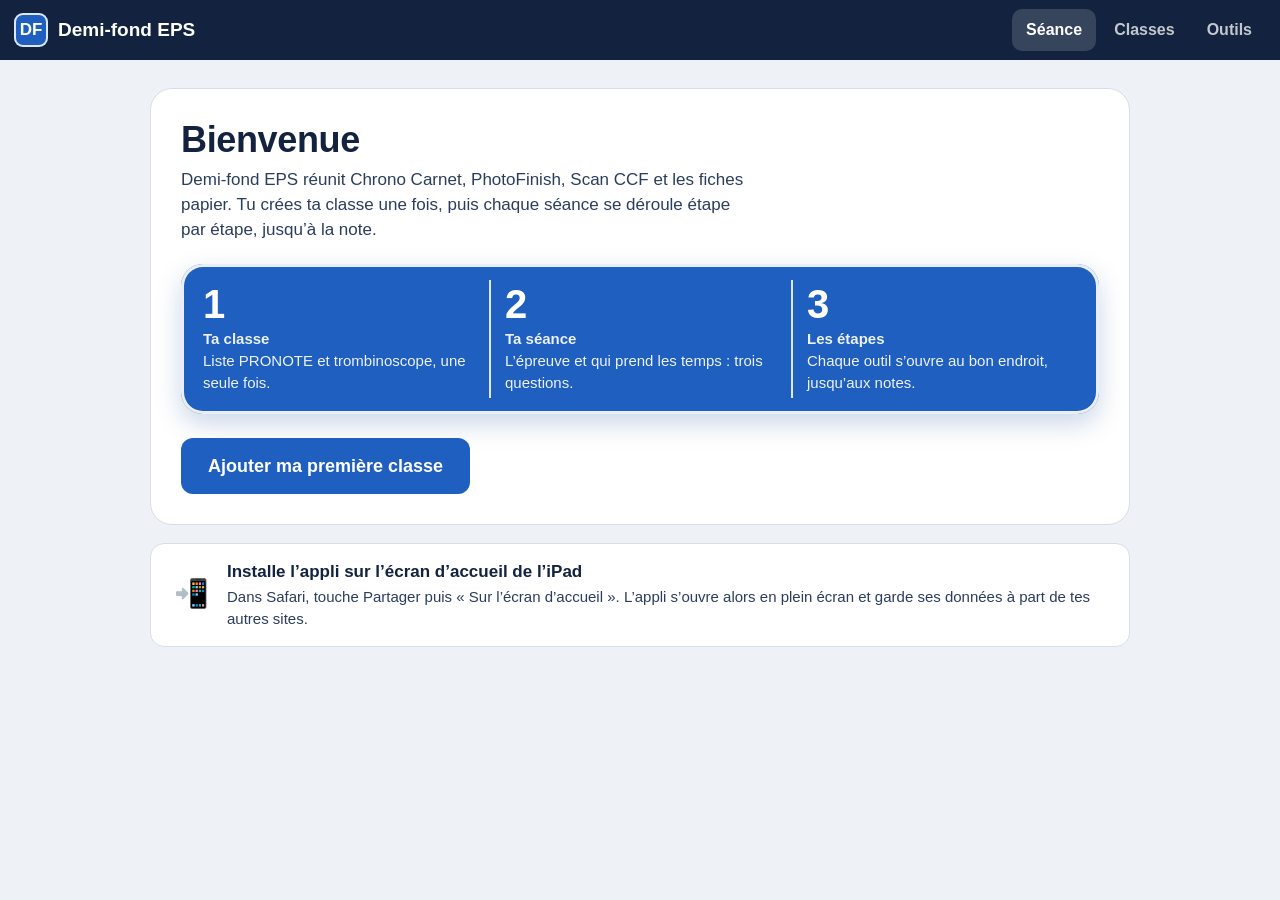
<file: index.html>
<!DOCTYPE html>
<html lang="fr">
<head>
<meta charset="utf-8">
<meta name="viewport" content="width=device-width, initial-scale=1, viewport-fit=cover">
<meta name="theme-color" content="#13233f">
<meta name="apple-mobile-web-app-capable" content="yes">
<meta name="mobile-web-app-capable" content="yes">
<meta name="apple-mobile-web-app-status-bar-style" content="black-translucent">
<meta name="apple-mobile-web-app-title" content="Demi-fond">
<link rel="manifest" href="./manifest.webmanifest">
<link rel="apple-touch-icon" href="./apple-touch-icon.png">
<link rel="icon" href="./icon-192.png">
<link rel="stylesheet" href="./hub.css?v=13">
<title>Demi-fond EPS</title>
</head>
<body>
<header class="appbar">
  <div class="bar" id="homeBar">
    <div class="brand"><span class="mark" aria-hidden="true">DF</span><span class="name">Demi-fond EPS</span></div>
    <nav class="tabs" aria-label="Navigation">
      <a href="#seance" data-tab="seance">Séance</a>
      <a href="#classes" data-tab="classes">Classes</a>
      <a href="#outils" data-tab="outils">Outils</a>
    </nav>
  </div>
  <div class="bar tool-bar" id="toolBar" hidden>
    <button type="button" class="back" id="toolBack"><svg viewBox="0 0 24 24" aria-hidden="true"><path d="M15 5l-7 7 7 7" fill="none" stroke="currentColor" stroke-width="2.4" stroke-linecap="round" stroke-linejoin="round"/></svg><span id="toolBackLabel">Séance</span></button>
    <div class="tool-title"><small id="toolKicker"></small><strong id="toolTitle"></strong></div>
    <div class="tool-dots" id="toolDots" aria-hidden="true"></div>
    <button type="button" class="next" id="toolNext">Étape suivante</button>
  </div>
</header>

<main class="views" id="views">
  <section class="view" id="v-seance" aria-live="polite"></section>
  <section class="view" id="v-classes" hidden></section>
  <section class="view" id="v-outils" hidden></section>
</main>

<div class="frames" id="frames" hidden></div>

<!-- Nouvelle séance : une question par écran -->
<dialog id="wiz" class="sheet">
  <form method="dialog" id="wizForm">
    <div class="sheet-body">
      <div class="progress" id="wizProgress"><i></i><i></i><i></i><i></i></div>
      <div class="pane" data-pane="0">
        <h2>Quelle classe ?</h2>
        <p class="lead">La liste des élèves suit partout : Chrono Carnet, PhotoFinish, fiches et notes.</p>
        <div class="choice" id="wizClasses"></div>
      </div>
      <div class="pane" data-pane="1" hidden>
        <h2>Quelle épreuve ?</h2>
        <p class="lead">Les réglages et les barèmes de notes suivent l’épreuve choisie.</p>
        <div class="choice">
          <label><input type="radio" name="type" value="ccf"><span class="opt"><strong>CCF 2 × 800 m</strong><small>Estimation avant chaque course, passages aux 200 m, note AFL.</small></span></label>
          <label><input type="radio" name="type" value="exam500"><span class="opt"><strong>Examen 3 × 500 m</strong><small>Annonce des temps, passages au 250 et au 500, note.</small></span></label>
          <label><input type="radio" name="type" value="training"><span class="opt"><strong>Séance libre</strong><small>Tes courses : 4 × 100, 500 – 1000 – 500, 1000… Pas de note.</small></span></label>
        </div>
        <div class="plan" id="wizPlan" hidden>
          <label class="field">Quelles courses ?<input name="plan" id="wizPlanText" placeholder="Ex. 4x100, 500 1000 500, 1000" autocomplete="off" inputmode="text"></label>
          <div class="plan-chips" id="wizPlanChips">
            <button type="button" data-plan="4x100">4 × 100</button>
            <button type="button" data-plan="4x200">4 × 200</button>
            <button type="button" data-plan="500 1000 500">500 – 1000 – 500</button>
            <button type="button" data-plan="3x500">3 × 500</button>
            <button type="button" data-plan="1000">1000</button>
            <button type="button" data-plan="">Chrono libre</button>
          </div>
          <label class="field split">Temps de passage tous les<span><input name="split" id="wizPlanSplit" type="number" min="0" step="50" placeholder="—" inputmode="numeric"> m</span></label>
          <p class="hint" id="wizPlanInfo">Vide : chrono libre, sans distance fixée.</p>
        </div>
      </div>
      <div class="pane" data-pane="2" hidden>
        <h2>Qui prend les temps ?</h2>
        <p class="lead">Choisis selon le matériel de la séance.</p>
        <div class="choice">
          <label><input type="radio" name="method" value="chrono"><span class="opt"><strong>Les élèves, sur iPad</strong><small>En binôme avec Chrono Carnet. À la fin, tu scannes le QR code de chaque élève.</small><span class="need">Il faut : un iPad par binôme</span></span></label>
          <label><input type="radio" name="method" value="paper"><span class="opt"><strong>Les élèves, sur fiche</strong><small>Fiches imprimées à remplir, puis tu les photographies : elles sont lues toutes seules.</small><span class="need">Il faut : les fiches imprimées, des crayons</span></span></label>
          <label id="wizVideoOnly"><input type="radio" name="method" value="video"><span class="opt"><strong>Moi, en filmant</strong><small>PhotoFinish sur la ligne d’arrivée : classement et temps, sans note.</small><span class="need">Il faut : ton iPad</span></span></label>
        </div>
        <div class="plan sheetpick" id="wizSheet" hidden>
          <h3>Quelle fiche imprimer ?</h3>
          <div class="choice sheets" id="wizSheetList" role="radiogroup"></div>
          <label class="toggle" id="wizSheetEst"><input type="checkbox" name="sheetEst"><span><strong>Une ligne « Estimation » avant chaque course</strong><small>L’élève écrit le temps qu’il prévoit, la fiche montre ensuite l’écart.</small></span></label>
          <p class="hint" id="wizSheetInfo"></p>
          <div class="sheet-prev" id="wizSheetPrev" aria-label="Aperçu de la fiche"></div>
        </div>
        <label class="toggle" id="wizVideoOpt"><input type="checkbox" name="video"><span><strong>Filmer aussi l’arrivée avec PhotoFinish</strong><small>Pour contrôler les temps des élèves à 2 secondes près, avec la photo de chaque arrivée.</small></span></label>
      </div>
      <div class="pane recap" data-pane="3" hidden>
        <h2 id="recapTitle">Ta séance</h2>
        <p class="lead" id="recapLead"></p>
        <ol class="track" id="recapTrack"></ol>
        <ol id="recapList"></ol>
      </div>
      <p class="err" id="wizErr" role="alert"></p>
    </div>
    <div class="sheet-foot">
      <button type="button" class="btn quiet" id="wizCancel">Annuler</button>
      <span class="grow"></span>
      <button type="button" class="btn line" id="wizPrev">Retour</button>
      <button type="button" class="btn solid" id="wizNext">Continuer</button>
      <button type="submit" class="btn cta" id="wizGo" hidden>Commencer la séance</button>
    </div>
  </form>
</dialog>

<!-- Classe -->
<dialog id="classDlg" class="sheet wide">
  <form method="dialog" id="classForm">
    <div class="sheet-body">
      <h2 id="cdTitle">Ajouter une classe</h2>
      <p class="lead">Importe la liste PRONOTE, le trombinoscope, ou les deux : la liste donne fille ou garçon, le trombinoscope ajoute les photos.</p>
      <label class="field">Nom de la classe<input name="name" id="cdName" placeholder="Ex. 2nde A" autocomplete="off"></label>
      <div class="import">
        <label class="btn solid filebtn">Importer la liste PRONOTE<input type="file" id="cdFile" accept=".csv,.txt,text/csv,text/plain"></label>
        <label class="btn line filebtn">Importer le trombinoscope<input type="file" id="cdTrombi" accept="image/jpeg,image/png,.jpg,.jpeg,.png"></label>
      </div>
      <p class="status" id="cdStatus" aria-live="polite"></p>
      <details class="paste">
        <summary>Ou coller une liste (une ligne par élève : NOM Prénom, puis F ou G si tu veux)</summary>
        <textarea id="cdText" rows="5" placeholder="MARTIN Léa F&#10;DURAND Tom G"></textarea>
        <button type="button" class="btn line small" id="cdPasteBtn">Ajouter ces élèves</button>
      </details>
      <div class="roster-head"><strong id="cdCount">Aucun élève pour l’instant</strong><button type="button" class="btn quiet small" id="cdAddOne">Ajouter un élève</button></div>
      <div id="cdRoster" class="roster"></div>
      <p class="err" id="cdErr" role="alert"></p>
    </div>
    <div class="sheet-foot">
      <button type="button" class="btn danger small" id="cdDelete" hidden>Retirer la classe</button>
      <span class="grow"></span>
      <button type="button" class="btn quiet" id="cdCancel">Annuler</button>
      <button type="submit" class="btn solid">Enregistrer la classe</button>
    </div>
  </form>
</dialog>

<!-- Fille ou garçon ? -->
<dialog id="sexDlg" class="sheet">
  <div class="sheet-body">
    <h2>Fille ou garçon ?</h2>
    <p class="lead" id="sexLead">Le barème dépend du sexe. Pour ces prénoms, je ne peux pas le deviner : touche la bonne réponse.</p>
    <div class="ask-list" id="sexList"></div>
    <p class="err" id="sexErr" role="alert"></p>
  </div>
  <div class="sheet-foot">
    <button type="button" class="btn quiet" id="sexLater">Plus tard</button>
    <span class="grow"></span>
    <button type="button" class="btn solid" id="sexDone">Valider</button>
  </div>
</dialog>

<!-- Photos du trombinoscope -->
<dialog id="photoDlg" class="sheet wide">
  <div class="sheet-body">
    <h2>Vérifie les photos</h2>
    <p class="lead" id="photoLead"></p>
    <div class="pgrid" id="photoGrid"></div>
    <p class="err" id="photoErr" role="alert"></p>
  </div>
  <div class="sheet-foot">
    <button type="button" class="btn quiet" id="photoCancel">Annuler</button>
    <span class="grow"></span>
    <button type="button" class="btn solid" id="photoOk">Valider les photos</button>
  </div>
</dialog>

<!-- Terminer la séance : enregistrer sur l'iPad, puis libérer la mémoire -->
<dialog id="endDlg" class="sheet">
  <div class="sheet-body">
    <h2>Terminer la séance</h2>
    <p class="lead" id="endLead">Garde une copie de la séance sur l’iPad avant de passer à autre chose.</p>
    <ol class="endsteps">
      <li>
        <strong>Enregistrer la séance sur l’iPad</strong>
        <p>Un seul fichier avec tout : résultats des élèves, fiches lues, courses filmées et photos d’arrivée. Dans la fenêtre qui s’ouvre, choisis « Enregistrer dans Fichiers ».</p>
        <button type="button" class="btn solid" id="endSave">Enregistrer la séance</button>
        <p class="done-note" id="endSaved"></p>
      </li>
      <li>
        <strong>Libérer la mémoire</strong>
        <p id="endWeight">Une fois la séance enregistrée, retire de l’appli ses photos et ses courses filmées. Les résultats et les notes restent ; le fichier enregistré permet de tout rouvrir.</p>
        <button type="button" class="btn line" id="endFree" disabled>Libérer la mémoire</button>
        <p class="done-note" id="endFreed"></p>
      </li>
    </ol>
    <p class="err" id="endErr" role="alert"></p>
  </div>
  <div class="sheet-foot">
    <button type="button" class="btn quiet" id="endCancel">Revenir à la séance</button>
    <span class="grow"></span>
    <button type="button" class="btn solid" id="endOk">Terminer la séance</button>
  </div>
</dialog>

<dialog id="qrDialog" class="sheet">
  <div class="sheet-body">
    <h2>Espace élève</h2>
    <p class="lead">À scanner avec l’appareil photo des iPad élèves.</p>
    <div id="qrBox" class="qr-box"></div>
    <p id="qrUrl" class="qr-url"></p>
  </div>
  <div class="sheet-foot"><button type="button" class="btn solid" id="qrClose">Fermer</button></div>
</dialog>

<script src="./chrono/js/qrcode.min.js?v=1"></script>
<script src="./hub/hub-data.js?v=7"></script>
<script src="./hub/prenoms.js?v=1"></script>
<script src="./hub/trombi.js?v=1"></script>
<script src="./hub/archive.js?v=4"></script>
<script src="./hub/hub-ui.js?v=10"></script>
</body>
</html>
</file>
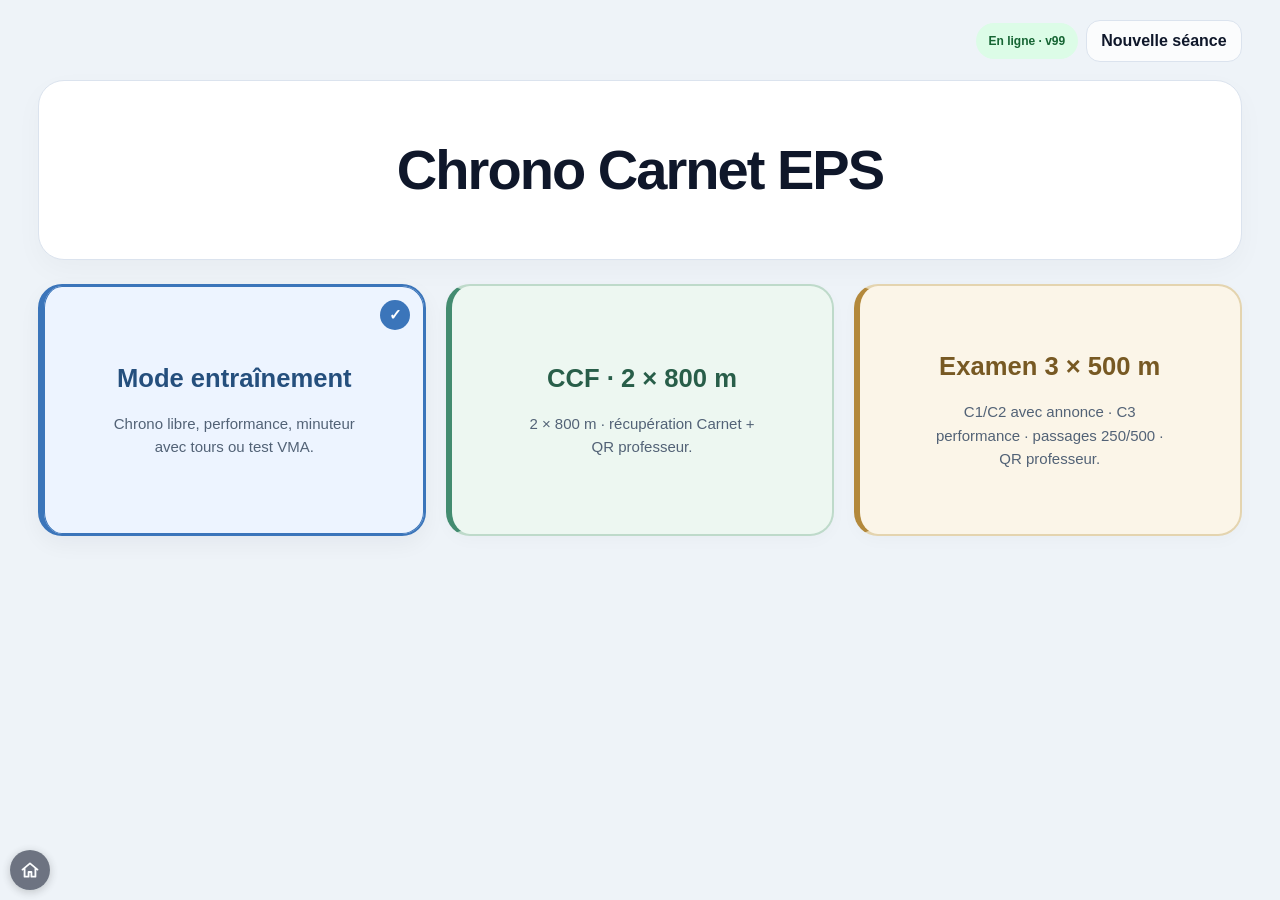
<file: chrono/index.html>
<!doctype html>

<html lang="fr">

<head>

  <meta charset="utf-8">

  <meta
    name="viewport"
    content="width=device-width,initial-scale=1,viewport-fit=cover,user-scalable=no"
  >

  <meta
    name="theme-color"
    content="#0f172a"
  >

  <meta
    name="apple-mobile-web-app-capable"
    content="yes"
  >

  <link
    rel="manifest"
    href="./manifest.webmanifest"
  >

  <link
    rel="stylesheet"
    href="./css/app.css?v=4.4.3"
  >

  <link
    rel="stylesheet"
    href="./css/clarity.css?v=8"
  >

  <title>
    Chrono Carnet EPS
  </title>

<style>#setupPanel[data-step="cover"] #exam500EvaluationConfig,#setupPanel[data-step="cover"] #exam500C3Config,#setupPanel[data-step="cover"] #exam500SupervisionConfig{display:none!important}</style>
<style>#setupPanel:not(:has(input[name="mode"][value="exam500"]:checked)) #exam500EvaluationConfig{display:none!important}#setupPanel:has(input[name="mode"][value="exam500"]:checked):not([data-step="cover"]) #exam500EvaluationConfig{display:block!important}</style>
<style>
.exam500-choice{display:flex;align-items:center;gap:10px;padding:14px;border:2px solid #cbd5e1;border-radius:12px;background:#f8fafc;font-weight:700;cursor:pointer;min-height:54px;flex-wrap:wrap;transition:background .15s,border-color .15s}
.exam500-choice:has(input:checked){background:#dbeafe;border-color:#2563eb;color:#1e40af;box-shadow:inset 0 0 0 1px #2563eb}
.exam500-choice input{width:22px;height:22px;accent-color:#2563eb}
.exam500-choice small{font-weight:500}
</style></head>


<body>


<div class="app">


  <header class="topbar">

    <div>

      <p class="eyebrow">
        EPS · Chrono iPad
      </p>

      <h1>
        Chrono Carnet
      </h1>

      <p class="subtitle">
        Chrono, entraînement, minuteur, VMA ou CCF demi-fond.
      </p>

    </div>


    <div class="topActions">

      <span
        id="offlineBadge"
        class="offlineBadge"
      >
        Hors ligne prêt
      </span>

      <button
        id="newSessionBtn"
        class="btn ghost"
      >
        Nouvelle séance
      </button>

    </div>

  </header>


  <main>


    <section
      id="setupPanel"
      class="card"
    >

      <div class="setupHeading"><p id="setupProgress" class="eyebrow">Bienvenue</p>
      <h2 id="setupTitle" tabindex="-1">Chrono Carnet EPS</h2>
      <p id="setupHint">Choisis ton mode pour préparer ta séance.</p></div>


      <div id="setupModes" class="modeGrid twoModes">


        <label class="modeCard">

          <input
            type="radio"
            name="mode"
            value="training"
            checked
          >

          <span>

            <strong>
              Mode entraînement
            </strong>

            <small>
              Chrono libre, performance, minuteur avec tours ou test VMA.
            </small>

          </span>

        </label>


        <label class="modeCard">

          <input
            type="radio"
            name="mode"
            value="ccf"
          >

          <span>

            <strong>
              CCF · 2 × 800 m
            </strong>

            <small>
              2 × 800 m · récupération Carnet + QR professeur.
            </small>

          </span>

        </label>

        <label class="modeCard">

          <input
            type="radio"
            name="mode"
            value="exam500"
          >

          <span>

            <strong>
              Examen 3 × 500 m
            </strong>

            <small>
              C1/C2 avec annonce · C3 performance · passages 250/500 · QR professeur.
            </small>

          </span>

        </label>


      </div>


      <div
        id="trainingConfig"
        class="configArea"
      >


        <div
          id="trainingToolSelector"
          class="trainingToolSelector"
        >

          <h3 class="trainingToolTitle">
            Quel outil veux-tu utiliser ?
          </h3>


          <div class="modeGrid trainingToolsGrid">


            <label class="modeCard trainingToolCard">

              <input
                type="radio"
                name="trainingTool"
                value="simple"
                checked
              >

              <span>

                <strong>
                  ⏱️ Chrono simple
                </strong>

                <small>
                  Un chrono libre pour mesurer une durée sans paramétrage.
                </small>

              </span>

            </label>


            <label class="modeCard trainingToolCard">

              <input
                type="radio"
                name="trainingTool"
                value="chrono"
              >

              <span>

                <strong>
                  🏃 Chrono performance
                </strong>

                <small>
                  Distance définie, intermédiaires, vitesse et résultats.
                </small>

              </span>

            </label>


            <label class="modeCard trainingToolCard">

              <input
                type="radio"
                name="trainingTool"
                value="timer"
              >

              <span>

                <strong>
                  ⏳ Minuteur / Tours
                </strong>

                <small>
                  Course au temps avec comptage des tours et distance parcourue.
                </small>

              </span>

            </label>


            <label class="modeCard trainingToolCard">

              <input
                type="radio"
                name="trainingTool"
                value="vma"
              >

              <span>

                <strong>
                  ⚡ Test VMA
                </strong>

                <small>
                  Demi-Cooper, Cooper ou test personnalisé avec estimation de la VMA.
                </small>

              </span>

            </label>


          </div>

        </div>


        <div
          id="trainingSimpleConfig"
          class="trainingSubConfig"
        >

          <div class="trainingInfoBox">

            <strong>
              ⏱️ Chrono simple
            </strong>

            <span>
              Aucun coureur ni distance obligatoire. Démarre, arrête et réinitialise librement le chrono.
            </span>

          </div>

        </div>


        <div
          id="trainingChronoConfig"
          class="trainingSubConfig hidden"
        >

          <div class="trainingInfoBox">

            <strong>
              ⏱️ Chrono performance
            </strong>

            <span>
              Course unique ou série / pyramide. Jusqu’à deux élèves, avec ou sans temps intermédiaires.
            </span>

          </div>

          <div class="configGrid">

            <label class="field">

              <span>
                Type de séance
              </span>

              <select id="chronoPlanMode">
                <option value="single">Course unique</option>
                <option value="series">Série / pyramide</option>
              </select>

            </label>

            <label
              id="chronoSeriesField"
              class="field hidden"
            >

              <span>
                Distances successives
              </span>

              <input
                id="chronoSeriesText"
                inputmode="numeric"
                placeholder="Ex. 100 200 300 200 100"
                value="100 200 300 200 100"
              >

              <small>
                Sépare les distances par un espace, une virgule ou un tiret.
              </small>

            </label>

            <label
              id="chronoSeriesSplitToggleField"
              class="field hidden"
            >

              <span>
                Temps intermédiaires
              </span>

              <select id="chronoSeriesWithSplits">
                <option value="no">Non · seulement le temps final</option>
                <option value="yes">Oui · cliquer à chaque passage</option>
              </select>

            </label>


            <label id="singleDistanceField" class="field">

              <span>
                Distance totale
              </span>

              <select id="totalDistance">

                <option>100</option>
                <option>200</option>
                <option>400</option>
                <option>500</option>
                <option>600</option>
                <option>800</option>

                <option selected>
                  1000
                </option>

                <option>1200</option>
                <option>1500</option>
                <option>2000</option>
                <option>3000</option>

                <option value="custom">
                  Personnalisée
                </option>

              </select>

            </label>


            <label
              id="customDistanceWrap"
              class="field hidden"
            >

              <span>
                Distance personnalisée
              </span>

              <input
                id="customDistance"
                inputmode="numeric"
                type="number"
                min="1"
                value="1000"
              >

            </label>


            <label id="splitDistanceField" class="field">

              <span>
                Intermédiaire tous les
              </span>

              <select id="splitDistance">

                <option>50</option>

                <option selected>
                  100
                </option>

                <option>150</option>
                <option>200</option>
                <option>250</option>
                <option>400</option>

                <option value="custom">
                  Personnalisé
                </option>

              </select>

            </label>


            <label
              id="customSplitWrap"
              class="field hidden"
            >

              <span>
                Intermédiaire personnalisé
              </span>

              <input
                id="customSplit"
                inputmode="numeric"
                type="number"
                min="1"
                value="100"
              >

            </label>


            <label class="field">

              <span>
                Affichage
              </span>

              <select id="displayMode">

                <option value="lap">
                  Temps intermédiaire
                </option>

                <option value="cumulative">
                  Temps cumulé
                </option>

                <option
                  value="both"
                  selected
                >
                  Les deux
                </option>

              </select>

            </label>


            <label id="targetTimeField" class="field">

              <span>
                Temps cible facultatif
              </span>

              <input
                id="targetTime"
                inputmode="numeric"
                placeholder="Ex. 400 = 4:00"
              >

            </label>


          </div>

          

        </div>


        <div
          id="trainingTimerConfig"
          class="trainingSubConfig hidden"
        >

          <div class="trainingInfoBox">

            <strong>
              ⏳ Course au temps
            </strong>

            <span>
              Choisis une durée et la longueur de la piste. Appuie sur +1 TOUR à chaque passage.
            </span>

          </div>


          <div class="configGrid timerConfigGrid">


            <label class="field">

              <span>
                Durée de course
              </span>

              <select id="timerDuration">

                <option value="180">
                  3 minutes
                </option>

                <option
                  value="360"
                  selected
                >
                  6 minutes
                </option>

                <option value="540">
                  9 minutes
                </option>

                <option value="720">
                  12 minutes
                </option>

                <option value="900">
                  15 minutes
                </option>

                <option value="1200">
                  20 minutes
                </option>

                <option value="custom">
                  Personnalisée
                </option>

              </select>

            </label>


            <label
              id="customTimerDurationWrap"
              class="field hidden"
            >

              <span>
                Durée personnalisée
              </span>

              <input
                id="customTimerDuration"
                type="number"
                inputmode="decimal"
                min="0.5"
                max="120"
                step="0.5"
                value="6"
                placeholder="Minutes"
              >

            </label>


            <label class="field">

              <span>
                Longueur de la piste
              </span>

              <select id="trackDistance">

                <option value="100">
                  100 m
                </option>

                <option value="200">
                  200 m
                </option>

                <option value="250">
                  250 m
                </option>

                <option
                  value="300"
                  selected
                >
                  300 m
                </option>

                <option value="400">
                  400 m
                </option>

                <option value="custom">
                  Personnalisée
                </option>

              </select>

            </label>


            <label
              id="customTrackDistanceWrap"
              class="field hidden"
            >

              <span>
                Longueur personnalisée
              </span>

              <input
                id="customTrackDistance"
                type="number"
                inputmode="numeric"
                min="10"
                max="1000"
                step="1"
                value="300"
                placeholder="Distance en mètres"
              >

            </label>


          </div>


          <div class="timerPreview">

            <div>

              <span>
                Durée
              </span>

              <strong id="timerPreviewDuration">
                6:00
              </strong>

            </div>


            <div>

              <span>
                Piste
              </span>

              <strong id="timerPreviewTrack">
                300 m
              </strong>

            </div>


            <div>

              <span>
                Pendant la course
              </span>

              <strong>
                +1 TOUR
              </strong>

            </div>

          </div>

        </div>


        <div
          id="trainingVmaConfig"
          class="trainingSubConfig hidden"
        >

          <div class="trainingInfoBox vmaInfoBox">

            <strong>
              ⚡ Test VMA
            </strong>

            <span>
              Choisis le protocole, la longueur de la piste et compte les tours. L'application calcule ensuite la vitesse moyenne et la VMA estimée.
            </span>

          </div>


          <div class="configGrid vmaConfigGrid">


            <label class="field">

              <span>
                Protocole
              </span>

              <select id="vmaProtocol">

                <option
                  value="6"
                  selected
                >
                  Demi-Cooper · 6 minutes
                </option>

                <option value="12">
                  Cooper · 12 minutes
                </option>

                <option value="custom">
                  Durée personnalisée
                </option>

              </select>

            </label>


            <label
              id="vmaCustomDurationWrap"
              class="field hidden"
            >

              <span>
                Durée personnalisée
              </span>

              <input
                id="vmaCustomDuration"
                type="number"
                inputmode="decimal"
                min="0.5"
                max="60"
                step="0.5"
                value="6"
                placeholder="Minutes"
              >

            </label>


            <label class="field">

              <span>
                Longueur de la piste
              </span>

              <select id="vmaTrackDistance">

                <option value="100">
                  100 m
                </option>

                <option value="200">
                  200 m
                </option>

                <option value="250">
                  250 m
                </option>

                <option
                  value="300"
                  selected
                >
                  300 m
                </option>

                <option value="400">
                  400 m
                </option>

                <option value="custom">
                  Personnalisée
                </option>

              </select>

            </label>


            <label
              id="vmaCustomTrackDistanceWrap"
              class="field hidden"
            >

              <span>
                Longueur personnalisée
              </span>

              <input
                id="vmaCustomTrackDistance"
                type="number"
                inputmode="numeric"
                min="10"
                max="1000"
                step="1"
                value="300"
                placeholder="Distance en mètres"
              >

            </label>


          </div>


          <div class="vmaExplanation">

            <strong>
              Protocoles disponibles
            </strong>

            <p>
              <b>Demi-Cooper :</b> course maximale de 6 minutes.
            </p>

            <p>
              <b>Cooper :</b> course maximale de 12 minutes.
            </p>

            <p>
              À chaque tour, appuie sur +1 TOUR. À la fin du test, ajoute la distance parcourue après le dernier tour complet.
            </p>

            <p>
              L'application affichera la distance totale, la vitesse moyenne et une estimation de la VMA.
            </p>

          </div>

        </div>


      </div>


      <div
        id="ccfConfig"
        class="ccfInfo hidden"
      >

        <strong>
          CCF demi-fond · AFL1 /12
        </strong>

        <span>
          2 × 800 m · passages 200 / 400 / 600 / 800 m · un seul coureur actif · estimations obligatoires puis verrouillées.
        </span>

      </div>

      <div id="exam500SupervisionConfig" class="hidden" style="margin:12px 0;padding:16px;border:3px solid #be123c;border-radius:14px;background:#fff1f2">
        <label style="display:flex;align-items:center;gap:12px;font-weight:900">
          <input id="exam500SupervisionToggle" type="checkbox" style="width:27px;height:27px">
          🛡️ Mode examen surveillé · validation enseignant
        </label>
        <p style="margin:8px 0 0">Disponible en Seconde et Première. Chaque 500 m devra être validé par l'enseignant avant le QR final.</p>
      </div>
<div id="exam500EvaluationConfig" class="hidden" style="margin:12px 0;padding:16px;border:2px solid #2563eb;border-radius:14px">
  <h3>Préparer mon évaluation · 3 × 500 m</h3>
  <fieldset style="border:0;padding:0;margin:0">
    <legend style="font-weight:800;margin-bottom:8px">Niveau de classe</legend>
    <div style="display:grid;grid-template-columns:repeat(2,minmax(0,1fr));gap:10px">
      <label class="exam500-choice"><input type="radio" name="exam500LevelChoice" value="seconde"> Seconde</label>
      <label class="exam500-choice"><input type="radio" name="exam500LevelChoice" value="premiere"> Première</label>
    </div>
  </fieldset>
  <fieldset style="border:0;padding:0;margin:14px 0 0">
    <legend style="font-weight:800;margin-bottom:8px">Nombre d'annonces</legend>
    <label class="exam500-choice">
      <input type="radio" name="exam500AnnouncementChoice" value="2"> 2 annonces · C1 et C2 <small>— régularité sur 4 × 250 m</small>
    </label>
    <label class="exam500-choice">
      <input type="radio" name="exam500AnnouncementChoice" value="3"> 3 annonces · C1, C2 et C3 <small>— régularité sur 6 × 250 m</small>
    </label>
  </fieldset>
  <p style="font-size:13px;color:#475569">Le calcul de régularité et les paramètres transmis à DemiFond Scan sont automatiques.</p>
</div>
      <style>
        body.supervised500 {box-shadow:inset 0 0 0 10px #be123c!important}
        body.supervised500::before {content:"🛡️ MODE EXAMEN SURVEILLÉ · 3 × 500 m";position:fixed;top:0;left:0;right:0;z-index:9990;background:#9f1239;color:white;text-align:center;padding:10px;font-weight:900;font-size:15px;pointer-events:none}
        #exam500SupervisionBanner {border:5px solid #be123c;background:#ffe4e6;color:#881337;padding:16px;border-radius:14px;font-weight:900;text-align:center;margin:10px 0}
        #exam500ValidationDialog {border:5px solid #be123c;border-radius:16px;padding:22px;max-width:430px;width:calc(100% - 32px)}
        #exam500ValidationDialog::backdrop {background:rgba(0,0,0,.75)}
        #exam500ValidationDialog input,#exam500ValidationDialog select {width:100%;font-size:20px;padding:12px;margin:8px 0}
        #exam500ValidationDialog button {margin:6px 0;min-height:50px}
      </style>
      <div
        id="exam500Config"
        class="ccfInfo hidden" style="display:none!important"
      >

        <strong>
          Examen demi-fond · 3 × 500 m
        </strong>

        <span>
          C1 et C2 avec annonce obligatoire · C3 sans annonce, à fond · passages 250 / 500 m · QR professeur final.
        </span>

      </div>


      <div
        id="configMessage"
        class="configMessage"
      ></div>


      <div
        id="configRecap"
        class="configRecap"
      ></div>


      <div
        id="runnerSetupBlock"
        class="addRunnerBlock"
      >

        <h3>
          Coureurs
        </h3>


        <div class="addRunner">


          <input
            id="runnerLast"
            placeholder="Nom"
          >


          <input
            id="runnerFirst"
            placeholder="Prénom"
          >


          <input
            id="runnerClass"
            placeholder="Classe"
          >


          <input
            id="runnerName"
            type="hidden"
          >


          <select id="runnerSex">

            <option value="F">
              Fille
            </option>

            <option value="M">
              Garçon
            </option>

          </select>


          <div class="ccfRunnerField estimateBox hidden">

            <span>
              Estimation 800 n°1
            </span>

            <div class="estimateInputs">

              <input
                id="project1Min"
                inputmode="numeric"
                type="number"
                min="0"
                max="9"
                placeholder="min"
              >

              <b>
                min
              </b>

              <input
                id="project1Sec"
                inputmode="numeric"
                type="number"
                min="0"
                max="59"
                placeholder="sec"
              >

              <b>
                s
              </b>

            </div>

          </div>


          <div class="ccfRunnerField estimateBox hidden">

            <span>
              Estimation 800 n°2
            </span>

            <div class="estimateInputs">

              <input
                id="project2Min"
                inputmode="numeric"
                type="number"
                min="0"
                max="9"
                placeholder="min"
              >

              <b>
                min
              </b>

              <input
                id="project2Sec"
                inputmode="numeric"
                type="number"
                min="0"
                max="59"
                placeholder="sec"
              >

              <b>
                s
              </b>

            </div>

          </div>


          <button
            id="addRunnerBtn"
            class="btn primary"
          >
            Ajouter
          </button>


        </div>


        <div
          id="estimateError"
          class="configMessage"
        ></div>


        <div
          id="runnerSetupList"
          class="runnerSetupList"
        ></div>


      </div>


      <div class="setupNavigation">
        <button id="setupBackBtn" type="button" class="btn soft">← Retour</button>
        <button id="shareChronoQrBtn" type="button" class="btn qrShareAction hidden" aria-label="Afficher le QR code pour les élèves">
          <span class="qrShareIcon" aria-hidden="true">▦</span>
          <span>Afficher le QR code</span>
        </button>
        <button id="setupNextBtn" type="button" class="btn primary big">Continuer →</button>
      </div>
      <button
        id="launchPerformanceBtn"
        class="btn primary full big"
      >
        Passer à la prise de performance
      </button>


    </section>


    <section
      id="performancePanel"
      class="hidden"
    >


      <div class="performanceTop">

        <button
          id="backSetupBtn"
          class="btn ghost tiny"
        >
          ← Paramètres
        </button>

        <div
          id="perfRecap"
          class="perfRecap"
        ></div>

      </div>


      <section class="timerCard">


        <div class="timerTop">

          <div>

            <span
              id="timerLabel"
              class="label"
            >
              Chronomètre
            </span>

            <div
              id="mainTime"
              class="mainTime"
            >
              00:00.00
            </div>

          </div>


          <div
            id="statusPill"
            class="statusPill idle"
          >
            Prêt
          </div>


        </div>


        <div
          id="activeRunnerBanner"
          class="activeRunnerBanner"
        ></div>


        <div
          id="timerRunInfo"
          class="timerRunInfo hidden"
        >

          <div class="timerMetric">

            <span>
              Tours
            </span>

            <strong id="timerLapCount">
              0
            </strong>

          </div>


          <div class="timerMetric">

            <span>
              Distance
            </span>

            <strong id="timerDistanceCount">
              0 m
            </strong>

          </div>


          <div class="timerMetric">

            <span>
              Vitesse
            </span>

            <strong id="timerSpeedDisplay">
              —
            </strong>

          </div>

        </div>


        <div class="roundActions">


          <button
            id="startBtn"
            class="roundBtn start"
          >
            DÉPART
          </button>


          <button
            id="stopBtn"
            class="roundBtn stop hidden"
          >
            STOP
          </button>


          <button
            id="lapBtn"
            class="roundBtn lap"
            disabled
          >
            TOUR
          </button>


          <button
            id="timerLapBtn"
            class="roundBtn lap timerLapButton hidden"
            disabled
          >
            +1 TOUR
          </button>


          <button
            id="resetBtn"
            class="roundBtn reset"
          >
            RESET
          </button>


          <button
            id="pauseBtn"
            class="hidden"
            disabled
          >
            PAUSE
          </button>


        </div>

        <p id="startReminder" class="startReminder"></p>

        <div id="resetConfirmMessage" class="resetConfirmMessage hidden" role="status" aria-live="polite">
          <strong id="resetConfirmText"></strong>
          <p id="resetConfirmHint"></p>
          <button id="cancelResetBtn" type="button" class="btn soft">Annuler</button>
        </div>


        <button
          id="undoTimerLapBtn"
          class="btn ghost tiny timerUndoButton hidden"
          disabled
        >
          ↶ Annuler le dernier tour
        </button>


      </section>


      <div id="exam500SupervisionBanner" class="hidden">🛡️ MODE EXAMEN SURVEILLÉ — VALIDATION PROFESSEUR OBLIGATOIRE</div>
      <div
        id="raceTabs"
        class="raceTabs hidden"
      >

        <button
          data-race="1"
          class="active"
        >
          800 m n°1
        </button>


        <button data-race="2">
          800 m n°2
        </button>

        <button
          data-race="3"
          class="exam500Race hidden"
        >
          500 m n°3
        </button>


      </div>

      <div
        id="trainingSequenceTabs"
        class="raceTabs hidden"
      ></div>


      <section
        id="runnerPerformanceBlock"
        class="card performanceCard"
      >


        <div class="sectionHead">

          <div>

            <h2>
              2. Coureur actif
            </h2>

            <p id="performanceHelp">
              Sélectionne le coureur, démarre puis touche TOUR à chaque passage.
            </p>

          </div>


          <button
            id="undoBtn"
            class="btn tiny soft"
          >
            ↶ Annuler
          </button>


        </div>


        <div
          id="runnersGrid"
          class="runnersGrid"
        ></div>


      </section>


      <section
        id="timerFinishPanel"
        class="card timerFinishPanel hidden"
      >

        <div class="sectionHead">

          <div>

            <h2>
              Distance finale
            </h2>

            <p>
              Ajoute la distance parcourue après le dernier tour complet.
            </p>

          </div>

        </div>


        <div class="partialDistanceControls">

          <label class="field">

            <span>
              Distance supplémentaire
            </span>

            <input
              id="partialDistance"
              type="number"
              inputmode="numeric"
              min="0"
              step="1"
              value="0"
              placeholder="0"
            >

          </label>


          <span class="partialDistanceUnit">
            mètres
          </span>


          <button
            id="validatePartialDistanceBtn"
            class="btn primary"
          >
            Valider le résultat
          </button>

        </div>

      </section>


      <section
        id="vmaResultPanel"
        class="card vmaResultPanel hidden"
      >

        <div class="sectionHead">

          <div>

            <h2>
              Résultat du test
            </h2>

            <p>
              Bilan calculé à partir de la durée et de la distance parcourue.
            </p>

          </div>

        </div>


        <div class="vmaResultGrid">


          <div class="vmaResultCard">

            <span>
              Distance totale
            </span>

            <strong id="vmaResultDistance">
              —
            </strong>

          </div>


          <div class="vmaResultCard">

            <span>
              Durée
            </span>

            <strong id="vmaResultDuration">
              —
            </strong>

          </div>


          <div class="vmaResultCard">

            <span>
              Vitesse moyenne
            </span>

            <strong id="vmaResultSpeed">
              —
            </strong>

          </div>


          <div class="vmaResultCard vmaMainResult">

            <span>
              VMA estimée
            </span>

            <strong id="vmaResultValue">
              —
            </strong>

          </div>


        </div>


        <div
          id="vmaTrainingSpeeds"
          class="vmaTrainingSpeeds"
        ></div>


        <p class="vmaDisclaimer">
          La VMA affichée est une estimation dépendant du protocole utilisé et de l'engagement pendant le test.
        </p>

      </section>


      <section
        id="resultsSection"
        class="card resultsCard"
      >


        <div class="sectionHead">

          <div>

            <h2 id="resultsTitle">
              Temps intermédiaires
            </h2>

            <p id="resultsHelp">
              Passages, vitesses et écarts s’affichent au fur et à mesure.
            </p>

          </div>


          <button
            id="teacherRevealBtn"
            class="btn tiny ghost hidden"
          >
            Afficher les points
          </button>


        </div>


        <div
          id="resultsEmpty"
          class="empty"
        >
          Aucun intermédiaire enregistré.
        </div>


        <div class="tableWrap">

          <table
            id="resultsTable"
            class="resultsTable hidden"
          >

            <thead>

              <tr>

                <th>Élève</th>
                <th>Course</th>
                <th>Passage</th>
                <th>Tour</th>
                <th>Cumul</th>
                <th>Vitesse</th>
                <th>Comparaison</th>

              </tr>

            </thead>


            <tbody id="resultsBody"></tbody>

          </table>

        </div>


        <div
          id="statsGrid"
          class="statsGrid"
        ></div>


        <div
          id="ccfScores"
          class="ccfScores hidden"
        ></div>


        <div id="teacherQrActions"></div>


      </section>


      <section id="projectionPanel" class="card projectionPanel hidden">
        <div class="sectionHead">
          <div><h2>Préparer mon évaluation</h2><p>Une estimation de chrono à partir du travail réalisé.</p></div>
          <span class="projectionTag">Optionnel</span>
        </div>
        <div class="configGrid">
          <label class="field"><span>Mon évaluation</span>
            <select id="projectionTarget">
              <option value="off">Sans projection</option>
              <option value="800">2 × 800 m</option>
              <option value="500">3 × 500 m</option>
              <option value="custom">Autre distance</option>
            </select>
          </label>
          <label id="projectionDistanceField" class="field hidden"><span>Distance d’une course (m)</span>
            <input id="projectionCustomDistance" type="number" inputmode="numeric" min="50" max="10000" step="50" value="1000">
          </label>
        </div>
        <div id="projectionResults" class="projectionResults" aria-live="polite"></div>
      </section>

      <section
        id="exportSection"
        class="card exportCard"
      >

        <div id="teacherQrExportActions"></div>

        <button
          id="carnetBtn"
          class="btn carnet full"
        >
          Récupérer mes résultats
        </button>

      </section>


    </section>


  </main>


</div>


<dialog
  id="carnetDialog"
  class="choiceDialog"
>

  <form
    method="dialog"
    class="dialogPanel"
  >

    <h3>
      Mes résultats
    </h3>

    <p>
      Choisis selon la tablette que tu utilises.
    </p>


    <button
      id="openCarnetBtn"
      type="button"
      class="choiceBtn"
    >

      <strong>
        📱 J’ai ma tablette
      </strong>

      <span>
        Copier mes résultats puis ouvrir mon Carnet
      </span>

    </button>


    <button
      id="saveLaterBtn"
      type="button"
      class="choiceBtn"
    >

      <strong>
        📸 Je n’ai pas ma tablette
      </strong>

      <span>
        Enregistrer un fichier à importer plus tard dans mon Carnet
      </span>

    </button>


    <button
      id="startSharedChronoBtn"
      type="button"
      class="btn primary full"
      style="display:none"
    >
      Lancer la nouvelle séance
    </button>

    <button
      value="cancel"
      class="btn soft full"
    >
      Annuler
    </button>


  </form>

</dialog>


<dialog
  id="sheetDialog"
  class="sheetDialog"
>

  <div class="sheetPanel">


    <div class="sheetToolbar" style="flex-wrap:wrap">

      <button
        id="closeSheetBtn"
        class="btn ghost"
      >
        ← Retour
      </button>


      <button
        id="shareSheetBtn"
        class="btn soft"
      >
        Partager le texte
      </button>

      <button
        id="shareResultsBtn"
        class="btn primary"
      >
        Envoyer le fichier (.json)
      </button>

      <button
        id="downloadResultsBtn"
        class="btn primary"
      >
        Enregistrer pour mon Carnet (.json)
      </button>

      <button
        id="startSharedChronoFromSheetBtn"
        type="button"
        class="btn primary"
        style="display:none"
      >
        Lancer la nouvelle séance
      </button>

    </div>


    <div
      id="captureSheet"
      class="captureSheet"
    ></div>


    <p class="captureHint">
      Enregistre ou envoie le fichier de résultats. Dans le Carnet de l’élève, ouvre une séance puis touche « Importer » sous « Travail réalisé » pour choisir ce fichier .json. « Joindre » sert aux images. La fiche peut aussi être capturée en image.
    </p>


  </div>

</dialog>


<div
  id="toast"
  class="toast"
  hidden
></div>


<script src="./js/qrcode.min.js?v=1"></script>

<script src="./js/v44.js?v=2"></script>

<script src="./js/ccf-input-guard.js?v=1"></script>

<script src="../hub/hub-data.js?v=5"></script>
<script src="../hub/chrono-roster.js?v=1"></script>
<script src="./js/app.js?v=104"></script>
<script src="./js/run-safety-ui.js?v=5"></script>


<script src="../hub-home.js?v=6"></script>
</body>

</html>
</file>
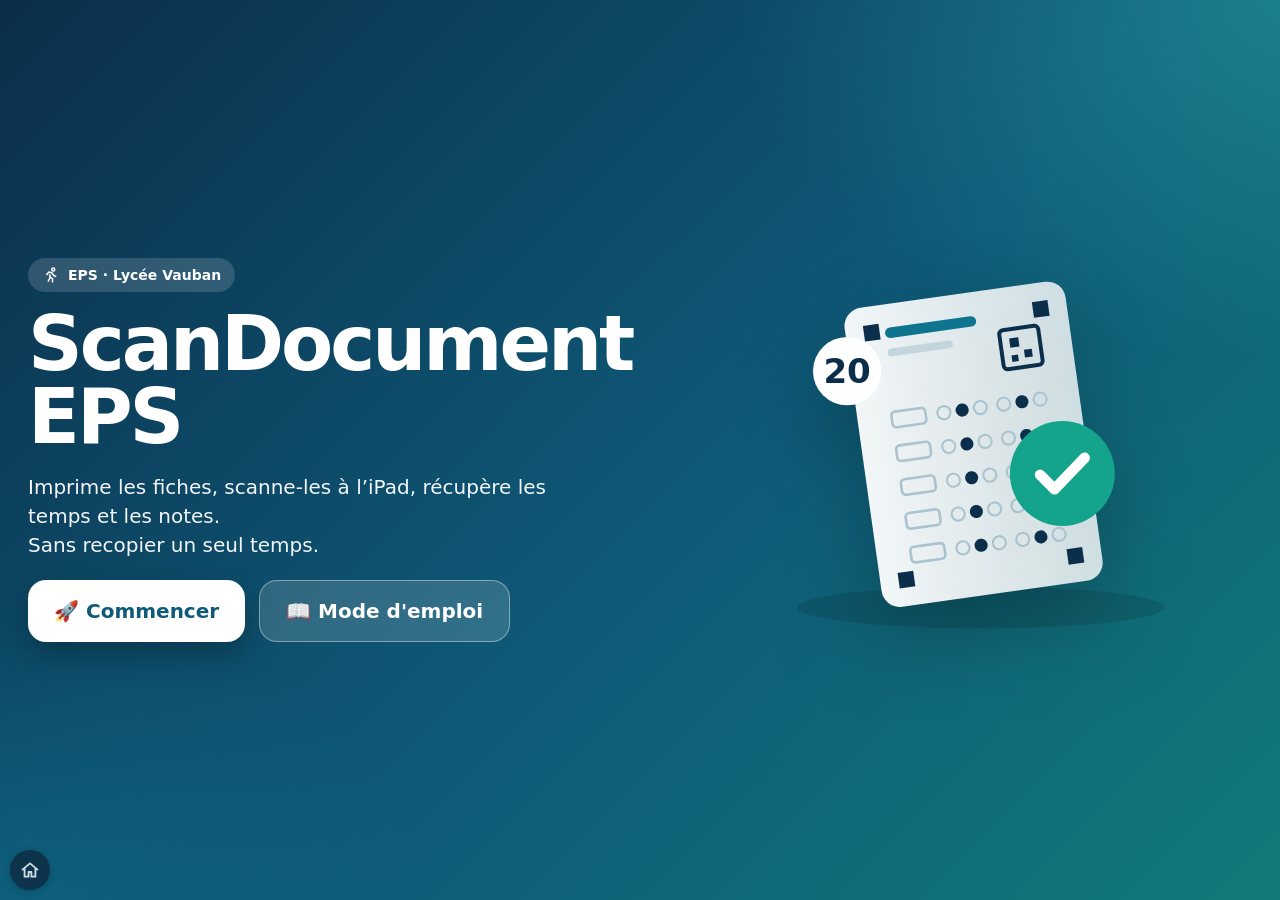
<file: docs/index.html>
<!doctype html>
<html lang="fr"><head><meta charset="utf-8"><meta name="viewport" content="width=device-width,initial-scale=1,viewport-fit=cover"><title>ScanDocument EPS</title><link rel="manifest" href="./manifest.webmanifest"><meta name="theme-color" content="#6c4cf5"><meta name="apple-mobile-web-app-capable" content="yes"><style>
:root{--ink:#1e1b3a;--muted:#6d6a8a;--bg:#f5f3ff;--card:#fff;--line:#e7e3f7;--v1:#6c4cf5;--v2:#9a6bff;--pink:#ff5c8a;--coral:#ff7a59;--orange:#ff9f43;--green:#1fb877;--teal:#14b8c4;--yellow:#ffc93c;--blue:#3b82f6;--shadow:0 10px 30px rgba(52,35,120,.10);font-family:-apple-system,system-ui,"SF Pro Text",sans-serif;color:var(--ink);background:var(--bg)}
*{box-sizing:border-box}body{margin:0;min-height:100vh;background:radial-gradient(1200px 600px at 110% -10%,#e9e2ff 0,transparent 60%),radial-gradient(900px 500px at -10% 110%,#ffe6ef 0,transparent 60%),var(--bg)}
header.top{position:sticky;top:0;z-index:20;display:flex;align-items:center;gap:12px;padding:12px 20px;background:rgba(255,255,255,.75);backdrop-filter:saturate(1.6) blur(14px);-webkit-backdrop-filter:saturate(1.6) blur(14px);border-bottom:1px solid var(--line)}
.logo{width:42px;height:42px;border-radius:13px;background:linear-gradient(135deg,var(--v1),var(--pink));display:flex;align-items:center;justify-content:center;box-shadow:0 6px 16px rgba(108,76,245,.35)}.logo svg{width:26px;height:26px;fill:none;stroke:#fff;stroke-width:2;stroke-linecap:round;stroke-linejoin:round}
header.top h1{margin:0;font-size:20px;letter-spacing:-.02em}header.top small{display:block;color:var(--muted);font-size:12px}header.top .sp{flex:1}
.ibtn{width:46px;height:46px;border-radius:14px;padding:0;background:#fff;border:1px solid var(--line);display:inline-flex;align-items:center;justify-content:center;box-shadow:none}.ibtn svg{width:22px;height:22px;fill:none;stroke:var(--v1);stroke-width:2;stroke-linecap:round;stroke-linejoin:round}
body.on-cover header.top{display:none}
main{max-width:1400px;margin:auto;padding:22px}
button,.btn{background:linear-gradient(135deg,var(--v1),var(--v2));border:0;color:#fff;border-radius:14px;padding:13px 18px;font:inherit;font-weight:650;cursor:pointer;box-shadow:0 6px 16px rgba(108,76,245,.25);transition:transform .08s,box-shadow .15s;display:inline-flex;align-items:center;gap:8px}
button:active,.btn:active{transform:scale(.97)}button.secondary,.btn.secondary{background:#efeaff;color:var(--v1);box-shadow:none}button.danger{background:linear-gradient(135deg,#ff5c8a,#ff7a59)}button.mini{padding:8px 12px;font-size:14px;background:#f1eefc;color:#4b3aa8;box-shadow:none;border-radius:11px}button:disabled{opacity:.45}
.linkbtn{background:none!important;color:var(--v1)!important;box-shadow:none!important;padding:6px;text-decoration:underline}
input,select,textarea{border:1.5px solid var(--line);border-radius:12px;padding:11px 12px;font:inherit;max-width:100%;background:#fff;color:var(--ink)}input:focus,select:focus{outline:none;border-color:var(--v2);box-shadow:0 0 0 4px rgba(154,107,255,.18)}input:disabled,select:disabled{background:#f6f5fb;color:#999}input[type=file]{width:100%}
.panel{background:var(--card);border-radius:28px;padding:26px;margin-bottom:18px;box-shadow:var(--shadow)}
.panel>h2,.pagehead h2{font-size:28px;letter-spacing:-.03em;margin:4px 0 6px}
.pagehead{display:flex;align-items:center;gap:14px;margin-bottom:12px}.pagehead .badge{width:54px;height:54px;border-radius:17px;display:flex;align-items:center;justify-content:center;flex:none}.pagehead .badge svg{width:30px;height:30px;fill:none;stroke:#fff;stroke-width:2;stroke-linecap:round;stroke-linejoin:round}.pagehead p{margin:0;color:var(--muted)}
.g-violet{background:linear-gradient(135deg,#6c4cf5,#9a6bff)}.g-green{background:linear-gradient(135deg,#12a36b,#2fd39a)}.g-orange{background:linear-gradient(135deg,#ff7a59,#ffb443)}.g-pink{background:linear-gradient(135deg,#ff5c8a,#ff8fb1)}.g-teal{background:linear-gradient(135deg,#0ea5b7,#38d1c9)}.g-blue{background:linear-gradient(135deg,#3b82f6,#60a5fa)}
.flex{display:flex;gap:10px;flex-wrap:wrap;align-items:center}.grow{flex:1}.muted{color:var(--muted);font-size:14px}.grid{display:grid;grid-template-columns:repeat(auto-fit,minmax(240px,1fr));gap:14px}.grid2{display:grid;grid-template-columns:repeat(auto-fit,minmax(340px,1fr));gap:18px;align-items:start}.hidden{display:none!important}
.pill{white-space:nowrap;border-radius:20px;padding:5px 11px;font-size:12px;font-weight:650;background:#efeaff;color:#4b3aa8}.ok{background:#dcfaea;color:#0f7a4b}.warn{background:#fff1d6;color:#9a5b00}.auto{background:#e3f0ff;color:#1d5fbf}
.tablewrap{overflow:auto;border-radius:18px}table{border-collapse:collapse;width:100%;min-width:680px}th,td{border-bottom:1px solid var(--line);padding:10px;text-align:left}th{background:#f6f3ff}
label{display:block;font-size:13px;font-weight:700;margin:10px 0 5px;color:#4a4670}
.preview{max-height:460px;max-width:100%;object-fit:contain;border-radius:18px;background:#f1eefc}
.timing{display:grid;grid-template-columns:repeat(auto-fit,minmax(140px,1fr));gap:10px}.timing input,.timing select{width:100%}
.notice{padding:14px 16px;background:#fff7e6;border-radius:16px;color:#7a4b00;border-left:5px solid var(--yellow)}.done{background:#e3fbef;color:#0f7a4b;padding:14px 16px;border-radius:16px;border-left:5px solid var(--green)}
.rowcard{padding:12px 14px;border-radius:16px;margin:8px 0;background:#faf9ff;border:1px solid var(--line)}details>summary{cursor:pointer;font-weight:650;color:#4b3aa8}
.block{border-radius:22px;padding:18px;margin:14px 0;background:#faf9ff;border:1px solid var(--line)}
.trow{display:grid;grid-template-columns:1fr 120px 1fr auto;gap:6px;align-items:center;margin:6px 0}.trow input,.trow select{width:100%;padding:9px}
.cards{display:grid;grid-template-columns:repeat(auto-fill,minmax(250px,1fr));gap:16px}
.card{position:relative;border-radius:22px;padding:16px;background:#fff;box-shadow:0 8px 22px rgba(52,35,120,.09);display:flex;flex-direction:column;gap:8px;overflow:hidden}.card::before{content:"";position:absolute;inset:0 0 auto 0;height:6px;background:linear-gradient(90deg,var(--v1),var(--pink))}
.cards>.card:nth-child(4n+2)::before{background:linear-gradient(90deg,var(--green),var(--teal))}.cards>.card:nth-child(4n+3)::before{background:linear-gradient(90deg,var(--orange),var(--coral))}.cards>.card:nth-child(4n+4)::before{background:linear-gradient(90deg,var(--blue),var(--teal))}
.card .thumb{background:linear-gradient(135deg,#efeaff,#ffe8f0);border-radius:14px;padding:10px;height:210px;display:flex;justify-content:center}.card .thumb svg{height:100%;width:auto;background:#fff;border-radius:4px;box-shadow:0 4px 12px rgba(0,0,0,.12)}.card h4{margin:4px 0 0;font-size:17px}.card .acts{display:flex;flex-wrap:wrap;gap:8px;margin-top:auto}
.folder{margin:18px 0}.folder>.flex h3{margin:0;font-size:19px}
.cls{position:relative;border-radius:20px;padding:16px;background:#fff;box-shadow:0 8px 20px rgba(52,35,120,.08);border:2px solid transparent;overflow:hidden}.cls::before{content:"";position:absolute;left:0;top:0;bottom:0;width:7px;background:linear-gradient(var(--v1),var(--pink))}.cards>.cls:nth-child(3n+2)::before{background:linear-gradient(var(--green),var(--teal))}.cards>.cls:nth-child(3n+3)::before{background:linear-gradient(var(--orange),var(--coral))}.cls.sel{border-color:var(--v2);box-shadow:0 10px 26px rgba(108,76,245,.22)}
.previewbox{background:linear-gradient(135deg,#2a1f5c,#4b3aa8);border-radius:20px;padding:14px}.previewbox svg{display:block;width:100%;height:auto;background:white;border-radius:4px;box-shadow:0 6px 18px #0006}
.overlay{position:fixed;inset:0;background:#1e1b3a99;z-index:40;overflow:auto}.dialog{background:white;max-width:600px;margin:5vh auto;border-radius:24px;padding:24px}
.checks label{display:flex;gap:10px;align-items:center;font-weight:600;font-size:16px;margin:6px 0;padding:10px 12px;border-radius:14px;background:#faf9ff;border:1px solid var(--line)}.checks label input{width:22px;height:22px;accent-color:var(--v1)}.checks h4{margin:12px 0 4px;color:var(--muted)}
.back{background:#fff!important;color:var(--v1)!important;box-shadow:none!important;border:1px solid var(--line)!important;padding:9px 14px!important;border-radius:12px!important;font-size:15px;margin-bottom:6px}
.step{border-radius:22px;padding:18px;margin:14px 0;background:#faf9ff;border:1px solid var(--line)}.step h3{margin:0 0 12px;display:flex;align-items:center;font-size:19px}.step h3 b{display:inline-flex;width:34px;height:34px;border-radius:12px;background:linear-gradient(135deg,var(--v1),var(--pink));color:#fff;align-items:center;justify-content:center;margin-right:10px;font-size:16px}
.pick{display:grid;grid-template-columns:repeat(auto-fill,minmax(210px,1fr));gap:12px}.pick button{background:#fff;color:var(--ink);border:2px solid var(--line);text-align:left;padding:14px;border-radius:16px;box-shadow:none;display:block}.pick button.on{border-color:var(--v1);background:#f3efff;box-shadow:0 0 0 4px rgba(108,76,245,.12)}.pick button b{display:block;font-size:16px;margin-bottom:4px}
/* accueil */
.home{display:grid;grid-template-columns:repeat(auto-fit,minmax(260px,1fr));gap:18px;margin-top:8px}
.tile{position:relative;overflow:hidden;display:flex;flex-direction:column;align-items:flex-start;gap:14px;text-align:left;padding:24px;border-radius:26px;font-size:22px;font-weight:800;letter-spacing:-.02em;min-height:220px;width:100%;box-shadow:0 14px 30px rgba(52,35,120,.18)}
.tile::after{content:"";position:absolute;right:-50px;bottom:-60px;width:200px;height:200px;border-radius:50%;background:#ffffff22}.tile::before{content:"";position:absolute;right:40px;top:-40px;width:110px;height:110px;border-radius:50%;background:#ffffff18}
.tile small{display:block;font-weight:500;font-size:15px;opacity:.92;margin-top:6px;letter-spacing:0;line-height:1.35}.tile .ico{width:62px;height:62px;border-radius:18px;background:#ffffff2e;display:flex;align-items:center;justify-content:center}.tile .ico svg{width:34px;height:34px;fill:none;stroke:#fff;stroke-width:1.9;stroke-linecap:round;stroke-linejoin:round}
.tile.b1{background:linear-gradient(140deg,#5b3ff0,#a26bff)}.tile.b2{background:linear-gradient(140deg,#0f9f68,#2dd4a1)}.tile.b3{background:linear-gradient(140deg,#ff6a5c,#ffb14a)}.tile.b4{background:linear-gradient(140deg,#0284c7,#38bdf8)}
.tile .go{margin-top:auto;font-size:14px;font-weight:700;background:#ffffff2e;padding:7px 12px;border-radius:999px}
.small-links{display:grid;grid-template-columns:repeat(auto-fit,minmax(190px,1fr));gap:12px;margin-top:18px}.sl{background:#fff!important;color:var(--ink)!important;border:1px solid var(--line)!important;box-shadow:0 4px 12px rgba(52,35,120,.06)!important;padding:16px!important;border-radius:18px!important;font-size:16px}.sl .i{width:38px;height:38px;border-radius:12px;display:flex;align-items:center;justify-content:center}.sl svg{width:22px;height:22px;fill:none;stroke:#fff;stroke-width:2;stroke-linecap:round;stroke-linejoin:round}
.hello{display:flex;align-items:flex-end;justify-content:space-between;gap:10px;flex-wrap:wrap}.hello h2{font-size:30px;letter-spacing:-.03em;margin:0}.hello p{margin:4px 0 0;color:var(--muted)}
/* assistants */
.w-blue{background:linear-gradient(135deg,#1d4ed8,#3b82f6)!important;box-shadow:0 6px 16px rgba(37,99,235,.3)!important;color:#fff!important}.w-orange{background:linear-gradient(135deg,#ea580c,#fb923c)!important;box-shadow:0 6px 16px rgba(234,88,12,.3)!important;color:#fff!important}
.wiz{border-radius:26px;padding:20px;margin:18px 0;background:#fff;box-shadow:0 12px 30px rgba(52,35,120,.12);border-top:8px solid}.wiz-blue{border-color:#2563eb;background:linear-gradient(180deg,#eff5ff,#fff 120px)}.wiz-orange{border-color:#f97316;background:linear-gradient(180deg,#fff4ea,#fff 120px)}
.wiz-head{display:flex;align-items:center;gap:14px;flex-wrap:wrap;margin-bottom:10px}.wiz-head .badge{width:52px;height:52px;border-radius:16px;display:flex;align-items:center;justify-content:center;font-size:26px}.wiz-head small{display:block;color:var(--muted);font-weight:700;text-transform:uppercase;letter-spacing:.08em;font-size:11px}.wiz-title{font-size:22px;font-weight:800;border:0!important;background:transparent!important;padding:4px 0!important;max-width:100%}
.miss{border-color:#ef4444!important;background:#fef2f2!important}.wdots{display:flex;gap:8px;justify-content:center;margin:12px 0}.wdots span{flex:0 0 12px;padding:0;margin:0;box-shadow:none;display:block;width:12px;height:12px;border-radius:50%;background:#e5e0f5;cursor:pointer}.wdots span.done{background:#fdba74}.wdots span.on{background:#ea580c;transform:scale(1.3)}.wnav{margin-top:10px}.wnav button{min-height:52px;font-size:17px;padding:12px 22px}.ocrbar{height:10px;border-radius:6px;background:#f1eefc;overflow:hidden;margin:8px 0}.ocrbar i{display:block;height:100%;background:linear-gradient(90deg,#ea580c,#fb923c);transition:width .3s}.wstep{border-radius:20px;padding:16px;margin:12px 0;background:#fff;border:1px solid var(--line)}.wstep h3{margin:0 0 10px;display:flex;align-items:center;gap:10px;font-size:18px}.wstep h3 b{display:inline-flex;width:32px;height:32px;border-radius:11px;color:#fff;align-items:center;justify-content:center;font-size:15px}.wiz-blue .wstep h3 b{background:linear-gradient(135deg,#1d4ed8,#3b82f6)}.wiz-orange .wstep h3 b{background:linear-gradient(135deg,#ea580c,#fb923c)}
.wiz-blue .seg button.on,.wiz-blue .pick button.on{background:#2563eb;color:#fff;border-color:#2563eb}.wiz-orange .seg button.on{background:#ea580c;color:#fff}.wiz-orange .pick button.on{border-color:#ea580c;background:#fff4ea;box-shadow:0 0 0 4px rgba(234,88,12,.12)}.wiz-blue .pick button.on .muted{color:#e8efff}
.wiz .seg{display:inline-flex;border-radius:14px;background:#f1eefc;padding:3px;gap:3px;flex-wrap:wrap}.wiz .seg button{background:#fff;color:#3a3560;border:0;padding:10px 14px;border-radius:11px;font-size:16px;font-weight:700;box-shadow:0 1px 2px rgba(0,0,0,.06)}
.sub-card{border-radius:16px;padding:12px;margin:10px 0;background:#fafafe;border:1px dashed #d8d2ef}.chk{display:flex!important;gap:10px;align-items:center;font-weight:600!important;font-size:15px!important;margin:10px 0!important}.chk input{width:22px;height:22px}
.wiz .gt input{width:100%!important;padding:8px}
/* page de garde */
.pfcard{margin:18px 0 6px;max-width:560px}.pfgo{display:flex;align-items:center;gap:16px;padding:16px 18px;border-radius:22px;background:rgba(255,255,255,.14);border:1.5px solid rgba(255,255,255,.35);color:#fff;text-decoration:none;backdrop-filter:blur(6px)}.pfgo b{display:block;font-size:22px}.pfgo small{display:block;font-size:15px;opacity:.9}.pfico{width:68px;height:68px;flex:none;border-radius:18px;display:flex;align-items:center;justify-content:center;font-size:40px;background:linear-gradient(135deg,#f59e0b,#ef4444);box-shadow:0 8px 20px rgba(0,0,0,.25)}.pfarrow{margin-left:auto;font-weight:800;background:#fff;color:#0e5a78;border-radius:999px;padding:8px 14px;white-space:nowrap}.pfinfo{margin-top:10px;background:rgba(255,255,255,.95);color:#123;border-radius:18px;padding:0}.pfinfo summary{cursor:pointer;padding:12px 16px;font-weight:800;color:#0e5a78;list-style:none}.pfinfo summary::-webkit-details-marker{display:none}.pfinfo div{padding:0 16px 12px;font-size:15px;line-height:1.45}.pfinfo p{margin:8px 0}.cover{min-height:100vh;margin:-22px;padding:40px 28px;display:grid;grid-template-columns:1.1fr .9fr;gap:20px;align-items:center;color:#fff;background:radial-gradient(900px 600px at 100% 0%,rgba(56,189,178,.35) 0,transparent 60%),radial-gradient(700px 500px at 0% 100%,rgba(14,116,144,.45) 0,transparent 60%),linear-gradient(135deg,#0b2e4a,#0e5a78 55%,#127a7a)}
.cover h1{font-size:clamp(40px,7vw,76px);line-height:.95;margin:16px 0 14px;letter-spacing:-.04em}.cover .tag{display:inline-flex;gap:8px;align-items:center;background:#ffffff26;padding:8px 14px;border-radius:999px;font-weight:700;font-size:14px}
.cover p.lead{font-size:20px;opacity:.95;max-width:560px;line-height:1.45}.cover .chips{display:flex;flex-wrap:wrap;gap:8px;margin:18px 0 26px}.cover .chips span{background:#ffffff1f;border:1px solid #ffffff33;padding:8px 12px;border-radius:12px;font-size:14px;font-weight:600}
.cover .cta{display:flex;gap:14px;flex-wrap:wrap}.cover .cta button{font-size:20px;padding:18px 26px;border-radius:18px}.cover .cta .start{background:#fff;color:#0e5a78;box-shadow:0 14px 30px rgba(0,0,0,.25)}.cover .cta .guide{background:#ffffff26;color:#fff;box-shadow:none;border:1.5px solid #ffffff66}
.hero-art{width:100%;max-width:420px;justify-self:center;filter:drop-shadow(0 30px 40px rgba(0,0,0,.25))}.cover .foot{margin-top:28px;opacity:.75;font-size:13px}
@media(max-width:820px){.cover{grid-template-columns:1fr;text-align:left}.hero-art{max-width:300px}}
/* mode d'emploi */
.helphero{border-radius:26px;padding:24px;color:#fff;background:linear-gradient(135deg,#0ea5b7,#6c4cf5);margin-bottom:18px}.helphero h2{margin:0;font-size:30px}.helphero p{margin:6px 0 0;opacity:.92}
.steps{display:grid;grid-template-columns:repeat(auto-fit,minmax(200px,1fr));gap:16px}.hstep{border-radius:22px;padding:18px;background:#fff;box-shadow:0 8px 22px rgba(52,35,120,.09);position:relative;overflow:hidden}.hstep .n{width:44px;height:44px;border-radius:14px;color:#fff;font-weight:900;font-size:20px;display:flex;align-items:center;justify-content:center;margin-bottom:10px}.hstep h3{margin:0 0 8px;font-size:18px}.hstep ul{margin:0;padding-left:18px;color:#3f3b63}.hstep li{margin:5px 0}
.faq{margin-top:22px}.faq h3{font-size:22px;margin:0 0 10px}.faq details{background:#fff;border-radius:18px;margin:10px 0;box-shadow:0 6px 16px rgba(52,35,120,.07);border:1px solid var(--line);overflow:hidden}.faq summary{list-style:none;padding:16px 18px;font-size:16px;display:flex;align-items:center;gap:10px;color:var(--ink)}.faq summary::-webkit-details-marker{display:none}.faq summary::before{content:"?";width:28px;height:28px;flex:none;border-radius:9px;background:linear-gradient(135deg,var(--orange),var(--pink));color:#fff;display:flex;align-items:center;justify-content:center;font-weight:900}.faq details[open] summary::before{content:"✓";background:linear-gradient(135deg,var(--green),var(--teal))}.faq details>div{padding:0 18px 16px 56px;color:#3f3b63;line-height:1.5}
.tips{display:grid;grid-template-columns:repeat(auto-fit,minmax(220px,1fr));gap:12px;margin-top:18px}.tip{border-radius:18px;padding:14px 16px;font-weight:600}.tip.t1{background:#e9fbf3;color:#0f6b45}.tip.t2{background:#fff3e3;color:#8a4b00}.tip.t3{background:#efeaff;color:#4b3aa8}
.prog{border-radius:18px;padding:14px 16px;margin:10px 0;background:#fff;box-shadow:0 6px 16px rgba(52,35,120,.07)}.prog .bar{height:18px;background:#efeaff;border-radius:10px;overflow:hidden;margin:8px 0}.prog .bar span{display:block;height:100%;background:linear-gradient(90deg,#12a36b,#2fd39a);border-radius:10px;transition:width .4s}
#printView{position:fixed;inset:0;z-index:50;background:#2a1f5c;overflow:auto;padding-bottom:30px}#printView .bar{position:sticky;top:0;background:#1e1b3a;color:white;padding:12px 16px;z-index:2}#printView .page{display:block;width:min(94vw,210mm);height:auto;margin:14px auto;box-shadow:0 2px 12px #0005;background:white}
@media print{@page{size:A4 portrait;margin:0}body>*:not(#printView){display:none!important}#printView{position:static;background:none;padding:0;overflow:visible}#printView .bar{display:none}#printView .page{width:210mm;height:297mm;margin:0;box-shadow:none;break-after:page;page-break-after:always}}
@media(max-width:650px){main{padding:12px}.panel{padding:16px;border-radius:22px}.trow{grid-template-columns:1fr 1fr}}

#portraitDialog{width:min(760px,calc(100% - 24px));max-height:90vh;border:1px solid var(--line);border-radius:24px;padding:20px;color:var(--ink);box-shadow:var(--shadow)}
#portraitDialog::backdrop{background:#1e1b3a88}
#portraitDialog h2{margin:0 0 12px}
#portraitDialog [hidden]{display:none!important}
#portraitDialog select,#portraitClass{display:block;width:100%;margin-top:4px}
.portrait-preview{padding:0;display:grid;grid-template-columns:repeat(auto-fit,minmax(min(100%,270px),1fr));gap:8px;list-style:none}
.portrait-preview li{display:grid;grid-template-columns:50px minmax(0,1fr);gap:4px 10px;align-items:center;padding:8px;background:#f7f4ff;border-radius:12px}
.portrait-preview-image{width:50px;height:65px;border-radius:7px;object-fit:cover;grid-row:span 2}
.portrait-preview label{margin:0}
.portrait-preview input:not([type=checkbox]){display:block;width:100%;padding-inline:8px}
.portrait-preview .portrait-choice{display:flex;align-items:center;gap:6px}
.portrait-status{min-height:22px}
.portrait-actions{position:sticky;bottom:-20px;justify-content:flex-end;margin:12px -8px -8px;padding:12px 8px;background:white;border-top:1px solid var(--line)}
.portrait-actions .portrait-summary{flex:1 1 200px;margin:0}.portrait-pending{outline:2px solid #d69a27}.portrait-row-status{grid-column:2;color:#805313;font-size:13px}
.student-portrait-name{display:inline-flex;align-items:center;gap:8px}.student-portrait{width:34px;height:44px;object-fit:cover;border-radius:7px;flex:none}
@media print{.student-portrait{display:none}}
</style></head><body class="on-cover"><header class="top"><span class="logo"><svg viewBox="0 0 24 24"><circle cx="15" cy="4.5" r="2"/><path d="M8 21l3-6 3 2v5"/><path d="M6 12l3-4 4 1 3 4 3 1"/><path d="M11 15l-1-4"/></svg></span><div><h1>ScanDocument EPS</h1><small>Fiches à bulles · lecture automatique · notes</small></div><span class="sp"></span><button class="ibtn" title="Mode d'emploi" onclick="view('help')"><svg viewBox="0 0 24 24"><circle cx="12" cy="12" r="9"/><path d="M9.5 9.5a2.5 2.5 0 1 1 3.5 2.3c-.7.3-1 .8-1 1.5v.7"/><circle cx="12" cy="17" r=".7"/></svg></button><button class="ibtn" title="Accueil" onclick="view('home')"><svg viewBox="0 0 24 24"><path d="M3 11l9-7 9 7"/><path d="M5 10v10h14V10"/><path d="M10 20v-6h4v6"/></svg></button></header><main>

<section id="cover"><div class="cover"><div><span class="tag"><svg style="width:18px;height:18px;fill:none;stroke:#fff;stroke-width:2" viewBox="0 0 24 24"><circle cx="15" cy="4.5" r="2"/><path d="M8 21l3-6 3 2v5"/><path d="M6 12l3-4 4 1 3 4 3 1"/><path d="M11 15l-1-4"/></svg> EPS · Lycée Vauban</span>
<h1>ScanDocument<br>EPS</h1>
<p class="lead">Imprime les fiches, scanne-les à l’iPad, récupère les temps et les notes.<br>Sans recopier un seul temps.</p>
<div class="cta"><button class="start" onclick="view('home')">🚀 Commencer</button><button class="guide" onclick="view('help')">📖 Mode d'emploi</button></div></div><svg class="hero-art" viewBox="0 0 320 300" aria-hidden="true">
<defs><linearGradient id="g1" x1="0" x2="1"><stop offset="0" stop-color="#fff" stop-opacity=".95"/><stop offset="1" stop-color="#fff" stop-opacity=".8"/></linearGradient></defs>
<ellipse cx="160" cy="270" rx="140" ry="16" fill="#000" opacity=".12"/>
<g transform="rotate(-8 160 150)"><rect x="70" y="30" width="170" height="230" rx="14" fill="url(#g1)"/>
<rect x="84" y="44" width="12" height="12" fill="#0b2e4a"/><rect x="214" y="44" width="12" height="12" fill="#0b2e4a"/><rect x="84" y="234" width="12" height="12" fill="#0b2e4a"/><rect x="214" y="234" width="12" height="12" fill="#0b2e4a"/>
<rect x="100" y="48" width="70" height="8" rx="4" fill="#0e7490"/><rect x="100" y="64" width="50" height="6" rx="3" fill="#c3d6dd"/>
<g fill="#0b2e4a"><rect x="186" y="62" width="30" height="30" rx="3" fill="none" stroke="#0b2e4a" stroke-width="3"/><rect x="193" y="69" width="7" height="7"/><rect x="203" y="79" width="6" height="6"/><rect x="193" y="82" width="5" height="5"/></g>
<g id="row"><rect x="96" y="112" width="26" height="12" rx="3" fill="none" stroke="#a9c4cf" stroke-width="2"/>
<circle cx="136" cy="118" r="5" fill="none" stroke="#a9c4cf" stroke-width="1.6"/><circle cx="150" cy="118" r="5" fill="#0b2e4a"/><circle cx="164" cy="118" r="5" fill="none" stroke="#a9c4cf" stroke-width="1.6"/><circle cx="182" cy="118" r="5" fill="none" stroke="#a9c4cf" stroke-width="1.6"/><circle cx="196" cy="118" r="5" fill="#0b2e4a"/><circle cx="210" cy="118" r="5" fill="none" stroke="#a9c4cf" stroke-width="1.6"/></g>
<use href="#row" y="26"/><use href="#row" y="52"/><use href="#row" y="78"/><use href="#row" y="104"/></g>
<g transform="translate(222 168)"><circle r="40" fill="#14a38b"/><path d="M-17 1l11 11 23-24" fill="none" stroke="#fff" stroke-width="8" stroke-linecap="round" stroke-linejoin="round"/></g>
<g transform="translate(58 90)"><circle r="26" fill="#ffffff"/><text y="9" text-anchor="middle" font-size="26" font-weight="900" fill="#0b2e4a" font-family="system-ui">20</text></g>
</svg></div></section>

<section id="home" class="hidden"><div class="hello"><div><h2>Bonjour 👋</h2></div></div><div class="home">
<button class="tile b1" onclick="openEval()"><span class="ico"><svg viewBox="0 0 24 24"><path d="M6 9V3h12v6"/><rect x="3" y="9" width="18" height="8" rx="2"/><rect x="7" y="14" width="10" height="7" rx="1"/><circle cx="17.5" cy="12" r=".6"/></svg></span><span>Préparer une évaluation<small>Choisir la fiche et les classes, puis imprimer les fiches nominatives</small></span><span class="go">Étape 1 →</span></button>
<button class="tile b4" onclick="annOpen()"><span class="ico"><svg viewBox="0 0 24 24"><circle cx="12" cy="13" r="8"/><path d="M12 9v4l2.5 2.5"/><path d="M9 2h6"/></svg></span><span>Pendant l'épreuve<small>Noter les estimations annoncées avant chaque course</small></span><span class="go">Étape 2 →</span></button><button class="tile b2" onclick="view('batch')"><span class="ico"><svg viewBox="0 0 24 24"><path d="M3 8a2 2 0 0 1 2-2h2.5l1.5-2h6l1.5 2H19a2 2 0 0 1 2 2v10a2 2 0 0 1-2 2H5a2 2 0 0 1-2-2z"/><circle cx="12" cy="13" r="4"/></svg></span><span>Scanner les fiches<small>Après l'épreuve, photographie les fiches remplies</small></span><span class="go">Étape 3 →</span></button>
<button class="tile b3" onclick="view('results')"><span class="ico"><svg viewBox="0 0 24 24"><path d="M4 20h16"/><rect x="5" y="11" width="3" height="7" rx="1"/><rect x="10.5" y="6" width="3" height="12" rx="1"/><rect x="16" y="13" width="3" height="5" rx="1"/></svg></span><span>Résultats et notes<small>Contrôler avec PhotoFinish, noter par AFL, exporter</small></span><span class="go">Étape 4 →</span></button></div>
<h3 style="margin:22px 0 0;color:#6b6890;font-size:16px">Outils</h3><div class="small-links"><button class="sl" onclick="view('batch')"><span class="i g-green" style="display:inline-flex;align-items:center;justify-content:center">📸</span>Scanner (hors séance)</button><button class="sl" onclick="view('results')"><span class="i g-orange" style="display:inline-flex;align-items:center;justify-content:center">📊</span>Résultats</button><button class="sl" onclick="view('classes')"><span class="i g-violet"><svg viewBox="0 0 24 24"><circle cx="9" cy="8" r="3.5"/><path d="M2.5 20c.8-3.5 3.4-5.5 6.5-5.5s5.7 2 6.5 5.5"/><circle cx="17" cy="9" r="2.6"/><path d="M16.5 14.6c2.6.2 4.4 2 5 5.4"/></svg></span>Mes classes</button><button class="sl" onclick="view('models')"><span class="i g-orange"><svg viewBox="0 0 24 24"><path d="M4 5a2 2 0 0 1 2-2h13v16H6a2 2 0 0 0-2 2z"/><path d="M4 21V5"/><path d="M8 7h7M8 11h7"/></svg></span>Mes fiches & barèmes</button><button class="sl" onclick="view('help')"><span class="i g-teal"><svg viewBox="0 0 24 24"><circle cx="12" cy="12" r="9"/><path d="M9.5 9.5a2.5 2.5 0 1 1 3.5 2.3c-.7.3-1 .8-1 1.5v.7"/><circle cx="12" cy="17" r=".7"/></svg></span>Mode d'emploi</button><button class="sl" onclick="view('backup')"><span class="i g-pink"><svg viewBox="0 0 24 24"><path d="M5 3h11l3 3v13a2 2 0 0 1-2 2H5a2 2 0 0 1-2-2V5a2 2 0 0 1 2-2z"/><path d="M7 3v5h8V3"/><rect x="7" y="13" width="10" height="6" rx="1"/></svg></span>Sauvegarde</button></div></section>

<section id="seance" class="hidden"></section>
<section id="help" class="hidden"><button class="back" onclick="view('home')">← Accueil</button><div class="helphero"><h2>📖 Mode d'emploi</h2><p>4 étapes, de la liste PRONOTE à la saisie Santorin.</p></div>
<div class="steps">
<div class="hstep"><div class="n g-pink">0</div><h3>Une seule fois : tes classes</h3><ul><li><b>Mes classes → Importer ma liste PRONOTE</b> (CSV), avec fille/garçon si la colonne « Sexe » existe.</li><li>Groupe de plusieurs classes (ex. TF, TG, TH, TI) : réponds OK à « C'est un groupe ? » à l'import, ou <b>🔗 Regrouper des classes</b>.</li><li>Ensuite, ne supprime pas et ne réimporte pas la liste avant d'avoir scanné.</li></ul></div>
<div class="hstep"><div class="n g-violet">1</div><h3>Préparer et imprimer</h3><ul><li><b>Préparer une évaluation</b> : la fiche, la classe, quelques fiches vierges.</li><li>Imprimer en <b>taille réelle (100 %)</b>, couper les A5.</li><li>Nouvelle session sur la même épreuve : <b>Mes fiches → 🔁 Refaire une évaluation</b> (résultats séparés, choix AFL repris).</li></ul></div>
<div class="hstep"><div class="n g-orange">2</div><h3>Pendant l'épreuve</h3><ul><li>Avant chaque course : tuile <b>Pendant l'épreuve</b> → estimations annoncées (taper « 320 » pour 3:20, Entrée = élève suivant).</li><li>Les élèves écrivent le temps puis noircissent <b>une bulle par colonne</b>.</li><li>Filmer l'arrivée avec <b>⏱ PhotoFinish</b> (ouvert par son icône) et exporter chaque course en HTML.</li></ul></div>
<div class="hstep"><div class="n g-green">3</div><h3>Scanner</h3><ul><li><b>📸 Scanner toute la classe d'affilée</b> : pose les fiches une à une, la photo se prend seule.</li><li>Fiche entière, à plat, les 4 carrés visibles.</li><li>Les fiches reconnues vont dans les résultats, les autres attendent « à vérifier ».</li></ul></div>
<div class="hstep"><div class="n g-blue">4</div><h3>Contrôler, noter, exporter</h3><ul><li><b>⏱ Importer PhotoFinish</b> : les écarts et estimations modifiées s'affichent en rouge → <b>Valider le chrono élève</b> ou <b>Valider PhotoFinish</b>.</li><li>Onglets <b>AFL1 · AFL2 · AFL3</b> pour noter colonne par colonne. Choix : <b style="color:#3b82f6">6-2</b> · <b style="color:#12a36b">4-4</b> · <b style="color:#c79400">2-6</b>.</li><li><b>📑 Bilan détaillé</b>, <b>Archive</b> et <b>Santorin</b>.</li></ul></div>
</div>
<div class="tips"><div class="tip t1">✅ Fiches reconnues = rangées automatiquement.</div><div class="tip t2">🚨 Cadre rouge = un écart à trancher en un geste.</div><div class="tip t3">💾 Sauvegarde après chaque séance de scan.</div></div>
<div class="faq"><h3>Questions fréquentes</h3>
<details><summary>Comment scanner toute une classe rapidement ?</summary><div><b>Scanner → 📸 Scanner toute la classe d'affilée</b>. La caméra reste ouverte : pose une fiche, le cadre passe au vert, la photo se prend seule ; retire-la avec la main et pose la suivante. Le compteur indique combien de fiches sont rangées. Le bouton rouge prend une photo à la main. Touche <b>Terminer</b> pour voir les résultats.</div></details>
<details><summary>Comment comparer avec PhotoFinish ?</summary><div>Dans PhotoFinish, exporte chaque course en HTML (pas besoin de les renommer). Dans <b>Résultats → ⏱ Importer PhotoFinish</b>, choisis tous les fichiers d'un coup : pour chaque élève, sa 1re course (dans l'ordre des heures) est le 1er 800 m, la 2e le 2e 800 m. Règle l'écart toléré (2 s par défaut). Pas besoin de wifi.</div></details>
<details><summary>Que faire d'une alerte rouge ?</summary><div>Choisis : <b>✓ Valider le chrono élève</b> (on garde la fiche) ou <b>⏱ Valider PhotoFinish</b> (le temps PhotoFinish remplace celui de la fiche). Pour une estimation : <b>Valider la fiche</b> ou <b>Valider l'annoncée</b>. Quand tout est tranché, la fiche passe en « Validé ».</div></details>
<details><summary>À quoi servent les estimations annoncées ?</summary><div>Avant chaque course, note le temps annoncé par chaque élève. Si l'élève modifie son estimation sur la fiche après la course, une alerte rouge apparaît.</div></details>
<details><summary>Refaire une évaluation sans tout mélanger ?</summary><div><b>Mes fiches → 🔁 Refaire une évaluation</b> sur la fiche déjà utilisée : même fiche, même barème, résultats séparés. Les choix AFL2-AFL3 déjà donnés par les élèves sont repris.</div></details>
<details><summary>J'ai plusieurs classes dans un groupe.</summary><div>Regroupe-les (<b>Mes classes → 🔗 Regrouper des classes</b>) : une seule progression, un seul tableau, un seul export. La classe d'origine reste affichée à côté du nom.</div></details>
<details><summary>« Élève introuvable » alors que le QR est lu.</summary><div>La liste a été recréée ou réimportée après l'impression (ou tu es sur un autre appareil / en navigation privée). L'appli retrouve alors l'élève par son nom imprimé (connexion internet nécessaire la première fois). Touche <b>🔄 Relire toutes ces fiches</b> dans Scanner.</div></details>
<details><summary>Saisir les AFL plus facilement ?</summary><div>Dans les résultats, touche l'onglet <b>AFL1</b>, <b>AFL2</b> ou <b>AFL3</b> : seules ses colonnes restent, face aux noms. Les noms et les en-têtes restent fixes quand tu fais défiler.</div></details>
<details><summary>Des épreuves différentes (3 × 500 m, 100 / 500 / 1000 m) ?</summary><div><b>Mes fiches → 📄 Créer une fiche</b> : une distance et un nombre de courses, ou « distances différentes » (ex. 100, 500, 1000). Puis <b>🎯 Créer un barème</b> pas à pas (tableau de points en photo possible).</div></details>
<details><summary>Une fiche reste « à vérifier » : pourquoi ?</summary><div>L'appli affiche la raison sous la photo : deux bulles dans une colonne, ligne incomplète, case corr. noircie, QR code illisible… Touche <b>Vérifier / associer</b>, compare avec la photo, corrige si besoin et valide.</div></details>
<details><summary>Comment créer une nouvelle fiche ?</summary><div><b>Mes fiches & barèmes → 📄 Créer une fiche</b> : distance, nombre de courses, temps intermédiaires et estimation. L'aperçu se met à jour, puis « Créer la fiche ». Pour un réglage fin, « Créer et personnaliser ».</div></details><details><summary>Le QR code n'est pas lu.</summary><div>Reprends la photo de plus près, sans reflet ni doigt sur le QR code. Si ça ne passe toujours pas, choisis l'élève à la main dans la liste « Élève » : les temps lus sont conservés.</div></details>
<details><summary>Les carrés noirs ne sont pas trouvés.</summary><div>La fiche doit être <b>entière</b> sur la photo, posée à plat, avec les 4 carrés visibles. Évite un fond trop sombre collé au bord de la feuille et une ombre forte sur un coin.</div></details>
<details><summary>Un temps est faux ou manquant.</summary><div>Ouvre la fiche (bouton <b>Ouvrir</b> dans les résultats) : la photo est à côté des valeurs, tu corriges la case et tu valides. Pour un temps sous la minute, la colonne minutes vide est lue comme 0.</div></details>
<details><summary>Un élève est grisé dans les notes.</summary><div>Il n'a pas de fille/garçon : le barème de performance en dépend. Touche <b>F</b> ou <b>G</b> sur sa ligne (ou réimporte le CSV PRONOTE avec la colonne Sexe).</div></details>
<details><summary>Un élève est absent ou dispensé.</summary><div>Dispensé : bouton <b>Dispensé ?</b> sous son nom, il sort de la progression et des notes. Absent puis rattrapage : imprime sa fiche seule depuis <b>Mes classes → Réimprimer sa fiche</b>, ou utilise une fiche vierge et associe l'élève au scan.</div></details>
<details><summary>Les fiches imprimées sont trop petites ou décalées.</summary><div>Imprime en <b>taille réelle (100 %)</b>, sans « ajuster à la page ». La lecture tolère une petite réduction, mais les bulles doivent rester lisibles.</div></details>
<details><summary>Je n'ai pas de colonne Sexe dans PRONOTE.</summary><div>Choisis F ou G à la main dans <b>Mes classes</b> (liste des élèves) ou directement sur la ligne de notation. Tant que ce n'est pas fait, la ligne reste grisée pour éviter une erreur de barème.</div></details>
<details><summary>Je veux un autre barème que celui du bac.</summary><div><b>Mes fiches & barèmes → 🎯 Créer un barème</b> : choisis la fiche, ce qu'on évalue (meilleur temps, moyenne des courses ou chaque course), remplis ou colle le tableau temps → points (depuis Word, Excel ou une photo : l’appli lit le tableau toute seule), ajoute si besoin des calculs (régularité, écart estimation) et autant de critères que tu veux (niveaux sans intermédiaire ou points par niveau), avec en option la répartition au choix de l'élève comme au bac. Tu peux aussi importer ton protocole Word (.docx).</div></details>
<details><summary>L'appli n'a pas la dernière version.</summary><div>Recharge la page (deux fois si besoin). Tes classes, fiches et notes sont conservées.</div></details>
<details><summary>Où sont mes données ? Peut-on les perdre ?</summary><div>Tout reste sur cet iPad (rien n'est envoyé). Si les données du navigateur sont effacées, elles sont perdues : fais régulièrement <b>Sauvegarde → Télécharger la sauvegarde</b> et garde le fichier dans Fichiers.</div></details>
</div></section>

<section id="prep" class="panel hidden"><button class="back" onclick="view('home')">← Accueil</button><div class="pagehead"><span class="badge g-violet"><svg viewBox="0 0 24 24"><path d="M6 9V3h12v6"/><rect x="3" y="9" width="18" height="8" rx="2"/><rect x="7" y="14" width="10" height="7" rx="1"/><circle cx="17.5" cy="12" r=".6"/></svg></span><div><h2>Préparer une évaluation</h2><p>Trois étapes et c'est imprimé.</p></div></div>
<div id="evNoClass" class="notice hidden">Tu n'as pas encore de classe. <button onclick="view('classes')">Ajouter mes classes</button></div>
<div class="step"><h3><b>1</b>Quelle fiche ?</h3><div id="evTplCards" class="pick"></div><select id="evTpl" class="hidden" onchange="evInfo()"></select><p class="muted" style="margin-bottom:0">Besoin d'une autre fiche ? <button class="linkbtn" onclick="view('models')">Créer ou modifier une fiche</button></p></div>
<div class="step" id="evClassBox"><h3><b>2</b>Pour quelles classes ?</h3><div id="evClasses" class="checks"></div><label>Fiches vierges en plus par classe (absent, fiche perdue)</label><input id="evSpare" type="number" min="0" max="10" value="2" style="width:100px" oninput="evInfo()"></div>
<p id="evStudentBox" class="notice hidden"></p>
<div class="step"><h3><b>3</b>Imprimer</h3><p id="evInfo" class="muted"></p><div class="flex"><button id="evZipBtn" onclick="evDownload()">📁 Télécharger le dossier à imprimer</button><button class="secondary" onclick="evPrint()">🖨 Imprimer maintenant</button></div><p id="evDone" class="done hidden"></p><p class="muted">Taille réelle (100 %). Les fiches A5 sont 2 par feuille : coupe-les avant l'épreuve.</p></div></section>

<section id="classes" class="panel hidden"><button class="back" onclick="view('home')">← Accueil</button><div class="pagehead"><span class="badge g-violet"><svg viewBox="0 0 24 24"><circle cx="9" cy="8" r="3.5"/><path d="M2.5 20c.8-3.5 3.4-5.5 6.5-5.5s5.7 2 6.5 5.5"/><circle cx="17" cy="9" r="2.6"/><path d="M16.5 14.6c2.6.2 4.4 2 5 5.4"/></svg></span><div><h2>Mes classes</h2><p>Tes classes, leurs élèves et leurs évaluations.</p></div></div>
<div class="flex"><label class="btn"><svg style="width:20px;height:20px;fill:none;stroke:#fff;stroke-width:2" viewBox="0 0 24 24"><path d="M12 15V4"/><path d="M7 9l5-5 5 5"/><path d="M4 15v4a2 2 0 0 0 2 2h12a2 2 0 0 0 2-2v-4"/></svg> Importer ma liste PRONOTE (CSV)<input type="file" id="rosterFile" accept=".csv,.txt,text/csv" style="display:none" onchange="importRoster(event)"></label><button class="secondary" onclick="openPortraitImport()">Importer un trombinoscope</button></div>
<details class="rowcard" style="margin-top:12px"><summary>Créer une classe à la main</summary><div class="flex" style="margin-top:10px"><input id="className" placeholder="Nom de la classe (ex. 1re B)" class="grow"><input id="classFolder" list="folderList" placeholder="Dossier (ex. 2026-2027)"><datalist id="folderList"></datalist><button onclick="addClass()">Créer</button></div></details>
<div id="directory"></div>
<div id="classDetail" class="block hidden"><div class="flex"><h3 class="grow" style="margin:0;font-size:22px">Classe : <select id="classSelect" onchange="render()"></select></h3><button class="secondary" onclick="openPortraitImport(currentClass())">Importer un trombinoscope</button><button class="secondary" onclick="pfExportClass(currentClass())" title="Liste des élèves à importer dans PhotoFinish">⏱ Envoyer la liste à PhotoFinish</button><button onclick="openEval({classId:currentClass()})">🖨 Préparer une évaluation</button></div>
<p id="portraitDone" class="done hidden" role="status"></p><h4 style="margin:18px 0 8px">Évaluations de la classe</h4><div id="classEvals" class="cards"></div><h4 style="margin:18px 0 8px">Élèves</h4><div id="roster"></div>
<details style="margin-top:12px"><summary>Autres actions</summary><div class="flex" style="margin-top:10px"><input id="studentName" placeholder="NOM Prénom" class="grow"><button class="secondary" onclick="addStudent()">Ajouter un élève</button></div><div class="flex" style="margin-top:10px"><button class="mini" onclick="renameClass(currentClass())">Renommer la classe</button><button class="mini" onclick="moveClass(currentClass())">Changer de dossier</button><button class="mini" onclick="deleteClass(currentClass())">Supprimer la classe</button></div></details></div></section>

<section id="models" class="panel hidden"><button class="back" onclick="view('home')">← Accueil</button><div class="pagehead"><span class="badge g-orange"><svg viewBox="0 0 24 24"><path d="M4 5a2 2 0 0 1 2-2h13v16H6a2 2 0 0 0-2 2z"/><path d="M4 21V5"/><path d="M8 7h7M8 11h7"/></svg></span><div><h2>Mes fiches & barèmes</h2><p>Tes modèles de fiches et les barèmes associés.</p></div></div><div class="flex" style="justify-content:flex-end"><button class="w-blue" onclick="openFicheWizard()">📄 Créer une fiche</button><button class="w-orange" onclick="newBareme()">🎯 Créer un barème</button><button class="linkbtn" onclick="newTpl()">fiche vierge (avancé)</button></div><div id="ficheWizard" class="wiz wiz-blue hidden"></div>
<div id="libraryCards" class="hidden"></div><div id="myCards" class="cards" style="margin-top:12px"></div>
<div id="tplEditor" class="block hidden" style="margin-top:18px"><div class="flex"><h3 class="grow" style="margin:0">Fiche : <select id="tplSelect" onchange="editorTpl=this.value;renderEditor()"></select></h3><button class="secondary" onclick="dupTpl()">Copier</button><button class="mini" onclick="delTpl()">Supprimer</button><button onclick="closeEditor()">✓ Terminé</button></div>
<div id="tplLock" class="notice hidden" style="margin-top:12px"></div>
<div class="grid2" style="margin-top:12px"><div id="tplForm"></div><div><h3 style="margin-top:0">Aperçu</h3><div id="tplPreview" class="previewbox"></div><p id="tplInfo" class="muted"></p></div></div></div>
<div id="barSection" style="margin-top:30px"><div class="flex"><h2 class="grow" style="margin:0">🎯 Barèmes</h2><label class="btn">📥 Importer un barème<input type="file" accept=".docx,.csv,.txt,text/csv,image/*" style="display:none" onchange="importBareme(event)"></label><button class="w-orange" onclick="newBareme()">🎯 Créer un barème</button></div><p class="muted">Le barème du bac est intégré et verrouillé. Pour un autre : <b>importe ton protocole Word (.docx)</b> ou un tableau CSV (<button class="linkbtn" onclick="barTemplateCSV()">télécharger le modèle CSV</button>), copie le barème bac pour l'adapter, ou crée-le. Ensuite, associe-le à une fiche.</p><div id="barList" class="cards"></div><div id="barEditor" class="wiz wiz-orange hidden"></div></div></section>

<section id="batch" class="panel hidden"><button class="back" onclick="view('home')">← Accueil</button><div class="pagehead"><span class="badge g-green"><svg viewBox="0 0 24 24"><path d="M3 8a2 2 0 0 1 2-2h2.5l1.5-2h6l1.5 2H19a2 2 0 0 1 2 2v10a2 2 0 0 1-2 2H5a2 2 0 0 1-2-2z"/><circle cx="12" cy="13" r="4"/></svg></span><div><h2>Scanner les fiches</h2><p>Fiche entière, à plat, les 4 carrés visibles.</p></div></div>
<button onclick="rafaleOpen()" style="width:100%;font-size:22px;padding:20px;margin-bottom:12px;background:linear-gradient(135deg,#0f766e,#14b8a6);box-shadow:0 8px 20px rgba(20,184,166,.35)">📸 Scanner toute la classe d’affilée<small style="display:block;font-size:14px;font-weight:500;opacity:.9">Caméra ouverte en continu : pose les fiches une à une, la photo se prend toute seule</small></button><div class="flex"><label class="btn" style="background:linear-gradient(135deg,#0f9f68,#2dd4a1);box-shadow:0 6px 16px rgba(18,163,107,.3);font-size:18px;padding:16px 22px"><svg style="width:22px;height:22px;fill:none;stroke:#fff;stroke-width:2" viewBox="0 0 24 24"><path d="M3 8a2 2 0 0 1 2-2h2.5l1.5-2h6l1.5 2H19a2 2 0 0 1 2 2v10a2 2 0 0 1-2 2H5a2 2 0 0 1-2-2z"/><circle cx="12" cy="13" r="4"/></svg> Une seule photo<input type="file" accept="image/*" capture="environment" style="display:none" onchange="captureBatch(event)"></label><label class="btn secondary" style="font-size:18px;padding:16px 22px"><svg style="width:22px;height:22px;fill:none;stroke:#6c4cf5;stroke-width:2" viewBox="0 0 24 24"><rect x="3" y="4" width="18" height="16" rx="2"/><circle cx="9" cy="10" r="2"/><path d="M21 16l-5-5-8 8"/></svg> Choisir des photos<input type="file" accept="image/*" multiple style="display:none" onchange="captureBatch(event)"></label></div>
<div class="flex" style="margin-top:16px"><label for="batchClass" style="margin:0">Classe</label><select id="batchClass" onchange="renderBatch()"></select></div><div id="batchDone" class="hidden" style="display:flex;gap:14px;align-items:center;justify-content:space-between;flex-wrap:wrap;margin:14px 0;padding:16px 18px;border-radius:20px;background:linear-gradient(135deg,#e3fbef,#e6f6ff);border:1px solid #bfe9d4"></div><div id="batchProgress"></div><p id="batchCount" class="notice"></p>
<div id="batchGallery" class="grid"></div>
<details style="margin-top:12px"><summary>Options</summary><label>Fiche à utiliser si le QR code est illisible</label><select id="batchTpl"></select></details></section>

<section id="scan" class="panel hidden"><button class="back" onclick="view('results')">← Résultats</button><div class="pagehead"><span class="badge g-blue"><svg viewBox="0 0 24 24"><path d="M5 12.5l4.5 4.5L19 7"/></svg></span><div><h2>Vérifier une fiche</h2><p>Compare avec la photo, corrige si besoin, valide.</p></div></div><p id="scanIssues" class="notice hidden"></p>
<div class="grid"><div><img id="preview" class="preview hidden" alt="Photo de la fiche"><p id="photoHelp" class="muted"></p></div><div><label>Élève</label><select id="scanStudent"></select><label>Classe</label><select id="scanClass" onchange="render()"></select><label>Fiche</label><select id="scanTpl" onchange="changeScanTpl()"></select></div></div>
<div id="scanFields" class="grid"></div><p id="calculations" class="notice"></p>
<div class="flex"><button onclick="saveScan(true)">✓ Valider cette fiche</button><button class="secondary" onclick="saveScan(false)">Garder « à vérifier »</button></div>
<details style="margin-top:12px"><summary>Plus</summary><label>Observateur</label><input id="observer"><label>Date</label><input id="sessionDate" type="date"><label>Nom lu sur la fiche</label><input id="writtenName"><label>Remplacer la photo</label><input type="file" accept="image/*" capture="environment" id="photo" onchange="loadPhoto(event)"><p><button class="danger" onclick="deleteScan()">🗑 Supprimer cette fiche</button></p><textarea id="appleText" class="hidden"></textarea><p id="appleMessage" class="hidden"></p></details></section>

<section id="results" class="panel hidden"><button class="back" onclick="view('home')">← Accueil</button><div class="pagehead"><span class="badge g-orange"><svg viewBox="0 0 24 24"><path d="M4 20h16"/><rect x="5" y="11" width="3" height="7" rx="1"/><rect x="10.5" y="6" width="3" height="12" rx="1"/><rect x="16" y="13" width="3" height="5" rx="1"/></svg></span><div><h2>Résultats et notes</h2><p>Vérifie, note par AFL, exporte.</p></div></div>
<div class="flex"><select id="resultTpl" onchange="renderResults()"></select><select id="resultClass" onchange="renderResults()"></select></div><p id="progress" class="muted"></p>
<div class="flex"><button id="validateAutoBtn" onclick="validateAuto()">✓ Valider les fiches lues sans alerte</button><button class="secondary" onclick="exportHTML()">📄 Archive complète</button><button id="santorinBtn" class="secondary hidden" onclick="exportSantorin()">🎓 Export Santorin</button><button class="linkbtn" onclick="exportCSV()">CSV</button></div>
<div class="tablewrap" style="margin-top:14px"><table id="resultsTable"><thead id="resultHead"></thead><tbody id="resultRows"></tbody></table></div></section>

<section id="backup" class="panel hidden"><button class="back" onclick="view('home')">← Accueil</button><div class="pagehead"><span class="badge g-pink"><svg viewBox="0 0 24 24"><path d="M5 3h11l3 3v13a2 2 0 0 1-2 2H5a2 2 0 0 1-2-2V5a2 2 0 0 1 2-2z"/><path d="M7 3v5h8V3"/><rect x="7" y="13" width="10" height="6" rx="1"/></svg></span><div><h2>Sauvegarde</h2><p>Tout est enregistré sur cet iPad uniquement.</p></div></div><p>Fais une sauvegarde de temps en temps : classes, fiches, barèmes, résultats et photos.</p><div class="flex"><button onclick="backup()">💾 Télécharger la sauvegarde</button><label class="btn secondary">Restaurer une sauvegarde<input style="display:none" type="file" accept=".json,application/json" onchange="restore(event)"></label></div><p class="muted">Données d'élèves : à faire valider par l'établissement (RGPD).</p></section>
</main>
<div id="printView" class="hidden"><div class="bar flex"><button onclick="window.print()">🖨 Imprimer / PDF</button><button class="secondary" onclick="closePrint()">Fermer</button><span id="printInfo" class="grow"></span></div><div id="printPages"></div></div>
<dialog id="portraitDialog" aria-labelledby="portraitTitle">
  <h2 id="portraitTitle">Importer un trombinoscope PRONOTE</h2>
  <label>Classe de destination<select id="portraitTarget"></select></label>
  <label id="portraitNewClass" hidden>Nom de la nouvelle classe<input id="portraitClass" placeholder="6D" maxlength="80" autocomplete="off"></label>
  <p id="portraitMode" class="muted"></p>
  <p class="muted">Sélectionne une capture de la grille avec les photos et les noms. Les portraits restent dans ce navigateur.</p>
  <label>Capture du trombinoscope<input id="portraitFile" type="file" accept="image/jpeg,image/png,.jpg,.jpeg,.png"></label>
  <p id="portraitStatus" class="muted portrait-status" role="status"></p>
  <ul id="portraitPreview" class="portrait-preview"></ul>
  <div class="flex portrait-actions"><p id="portraitSummary" class="muted portrait-summary" role="status"></p><button class="secondary" id="cancelPortraits">Fermer</button><button id="savePortraits" disabled>Ajouter les photos</button></div>
</dialog>
<script src="lib/qrcode.js"></script><script src="lib/jsQR.js"></script><script src="fiche.js"></script><script src="bareme2.js"></script><script src="trombinoscope.js"></script><script src="app.js"></script><script src="extras.js"></script><script src="seance.js"></script>
<script src="../hub-home.js?v=6"></script>
</body></html>
</file>
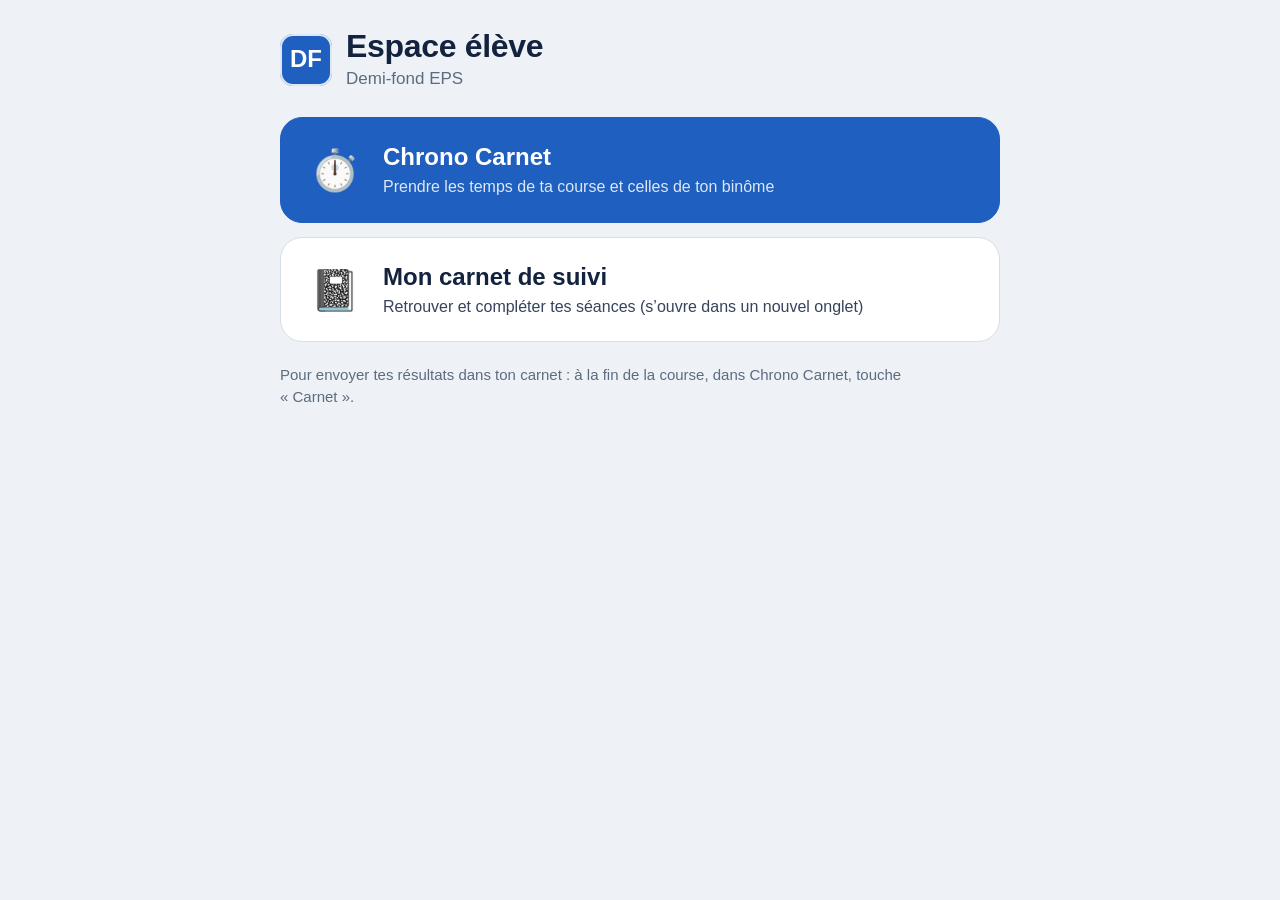
<file: eleve/index.html>
<!DOCTYPE html>
<html lang="fr">
<head>
<meta charset="utf-8">
<meta name="viewport" content="width=device-width, initial-scale=1, viewport-fit=cover">
<meta name="theme-color" content="#13233f">
<meta name="apple-mobile-web-app-capable" content="yes">
<meta name="apple-mobile-web-app-title" content="Demi-fond élève">
<link rel="apple-touch-icon" href="../apple-touch-icon.png">
<link rel="icon" href="../icon-192.png">
<link rel="stylesheet" href="../hub.css?v=12">
<title>Demi-fond EPS, espace élève</title>
</head>
<body>
<main class="student">
  <header class="student-head">
    <span class="mark" aria-hidden="true" style="width:52px;height:52px;font-size:24px;border-radius:13px">DF</span>
    <div><h1>Espace élève</h1><p>Demi-fond EPS</p></div>
  </header>
  <div class="big-actions">
    <a class="primary" href="../chrono/">
      <span class="ic" aria-hidden="true">⏱️</span>
      <span><strong>Chrono Carnet</strong><small>Prendre les temps de ta course et celles de ton binôme</small></span>
    </a>
    <a href="https://carnetentrainementv2.vercel.app/" target="_blank" rel="noopener noreferrer">
      <span class="ic" aria-hidden="true">📓</span>
      <span><strong>Mon carnet de suivi</strong><small>Retrouver et compléter tes séances (s’ouvre dans un nouvel onglet)</small></span>
    </a>
  </div>
  <p class="hint" style="margin-top:22px">Pour envoyer tes résultats dans ton carnet : à la fin de la course, dans Chrono Carnet, touche « Carnet ».</p>
</main>
<script>try { localStorage.setItem("eps-hub-role", "eleve"); } catch (e) {}</script>
</body>
</html>
</file>
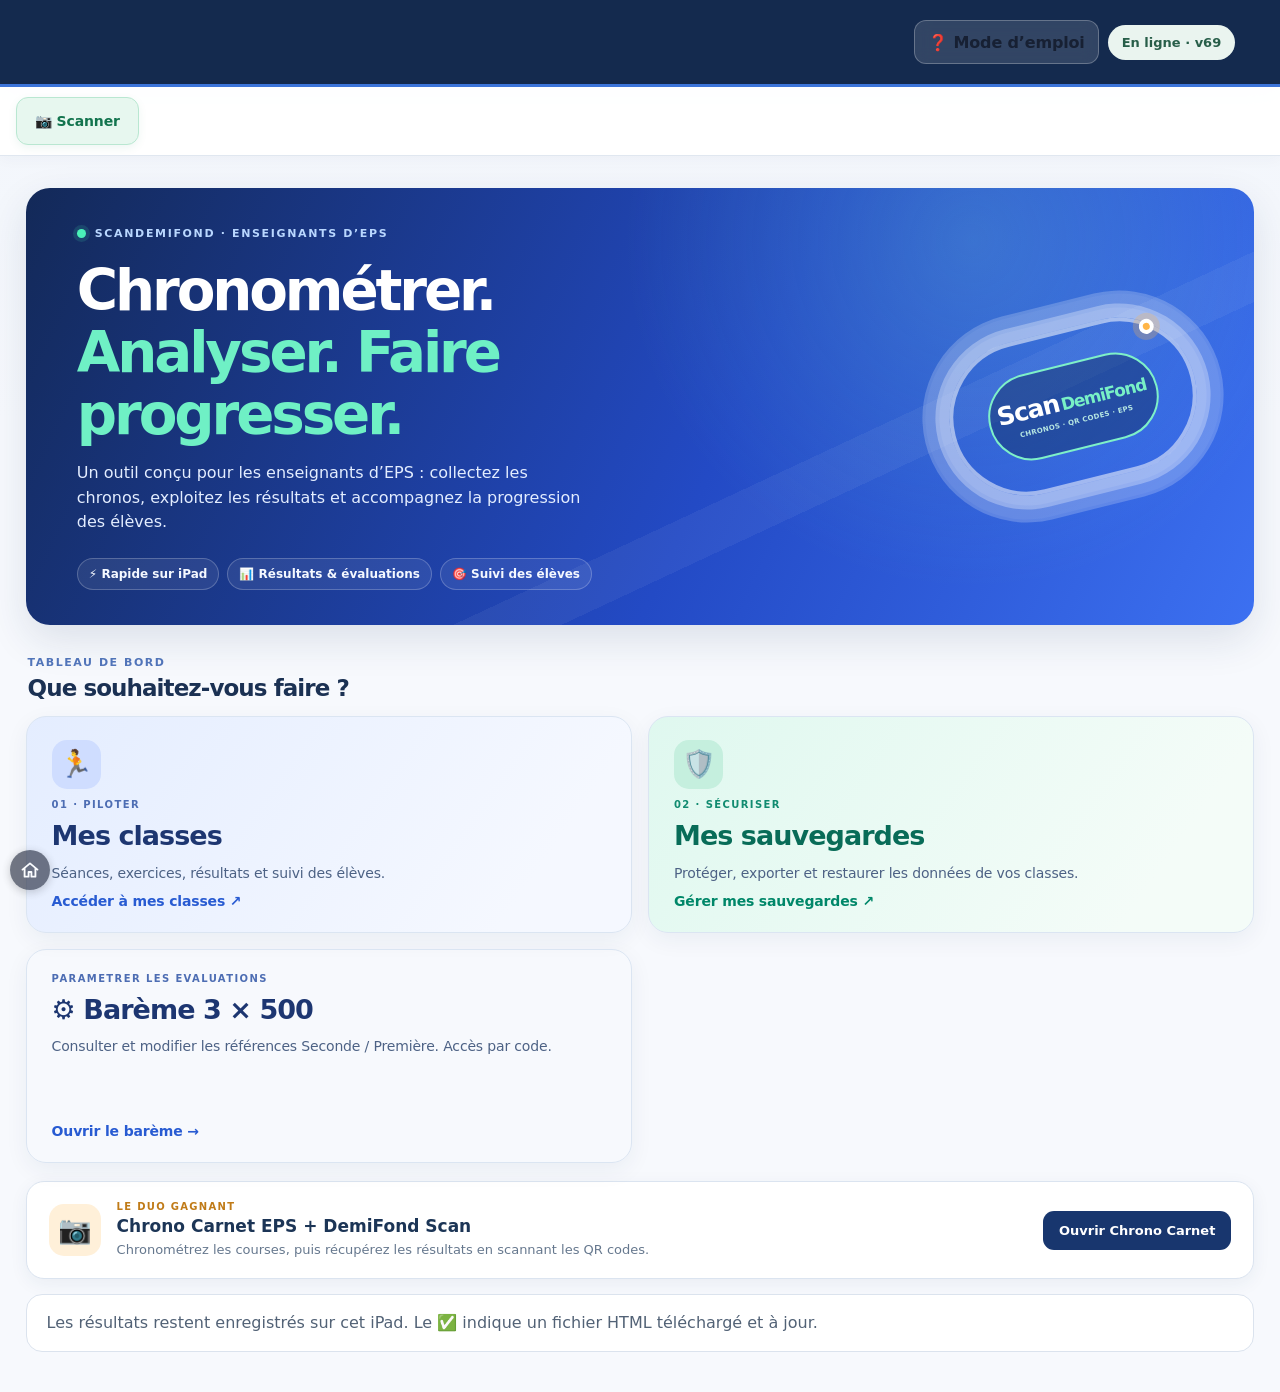
<file: scan/index.html>
<!doctype html>
<html lang="fr">

<head>

  <meta charset="utf-8">

  <meta
    name="viewport"
    content="width=device-width,initial-scale=1,viewport-fit=cover"
  >

  <meta
    name="theme-color"
    content="#172554"
  >

  <link
    rel="manifest"
    href="./manifest.webmanifest"
  >

  <link
    rel="stylesheet"
    href="./app.css"
  >

  <link
    rel="stylesheet"
    href="./modern-ui.css?v=37"
  >

  <title>
    DemiFond Scan CCF
  </title>

<style>
#sessionResultsOverview .eps-dashboard-top{display:flex;justify-content:space-between;align-items:center;gap:12px;flex-wrap:wrap}
#sessionResultsOverview .eps-progress-panel{padding:18px;margin:16px 0;border:1px solid #d7e2ed;border-radius:14px;background:#f8fbff}
#sessionResultsOverview .eps-progress-heading{display:flex;align-items:baseline;gap:12px;flex-wrap:wrap}
#sessionResultsOverview .eps-progress-heading strong{font-size:32px;color:#163b6d}
#sessionResultsOverview .eps-progress-track{height:12px;border-radius:20px;overflow:hidden;background:#dce6f1;margin:12px 0}
#sessionResultsOverview .eps-progress-track div{height:100%;background:#16a34a;transition:width .2s}
#sessionResultsOverview .eps-progress-stats{display:flex;gap:14px;flex-wrap:wrap;color:#475569;font-size:14px}
#sessionResultsOverview .eps-dashboard-filters{display:flex;gap:8px;align-items:center;flex-wrap:wrap;margin:14px 0}
#sessionResultsOverview .eps-dashboard-filters button{padding:10px 13px;border:1px solid #cbd5e1;border-radius:10px;background:white;cursor:pointer}
#sessionResultsOverview .eps-dashboard-filters button[aria-pressed=true]{background:#dbeafe;border-color:#2563eb;color:#1d4ed8;font-weight:700}
#sessionResultsOverview .eps-dashboard-filters input{padding:10px;border:1px solid #cbd5e1;border-radius:10px;min-width:170px;flex:1}
#sessionResultsOverview .eps-dashboard-checks{display:grid;grid-template-columns:repeat(auto-fit,minmax(230px,1fr));gap:12px}
#sessionResultsOverview .eps-dashboard-checks section{padding:14px;border:1px solid #d7e2ed;border-radius:12px}
#sessionResultsOverview .eps-dashboard-checks h3{margin:0 0 8px}
#sessionResultsOverview .eps-dashboard-checks ul{columns:2;line-height:1.8;padding-left:20px}
#sessionResultsOverview .eps-unscanned-picker{background:#fff1d6!important;border-left:5px solid #f59e0b!important;opacity:1!important;color:#854d0e!important}
#sessionResultsOverview #epsStudentPicker button[hidden]{display:none!important}
#results .table{overflow:auto;max-height:75vh}
#results .table table{border-collapse:separate;border-spacing:0}
#results .table thead th{position:sticky;top:0;z-index:3}
#results .table th:first-child,#results .table td:first-child{position:sticky;left:0;z-index:2;background:#fff}
#results .table thead th:first-child{z-index:4}
#results .table tr.pronote-unscanned td:first-child{background:#fff1d6}
</style>
<style>
:root{--eps-accent:#2563eb;--eps-ink:#172b4d;--eps-soft:#f5f8fc}
body{font-family:system-ui,-apple-system,"Segoe UI",sans-serif}
.card{border-radius:18px!important;box-shadow:0 5px 22px rgba(26,48,83,.065)!important}
button,input,select{font-family:inherit}
button{transition:background-color .15s,border-color .15s,box-shadow .15s}
button:focus-visible,input:focus-visible,select:focus-visible{outline:3px solid #93c5fd;outline-offset:2px}
#sessionResultsOverview{background:linear-gradient(180deg,#fff 0%,#f9fbff 100%);border:1px solid #e0e9f4;padding:clamp(14px,2.2vw,26px)}
#sessionResultsOverview h2{font-size:clamp(19px,2.5vw,26px);letter-spacing:-.025em;color:var(--eps-ink)}
#sessionResultsOverview .eps-progress-panel{background:linear-gradient(135deg,#edf5ff,#f7fbff);border:1px solid #cbdff7}
#sessionResultsOverview .eps-dashboard-checks section{background:#fff;box-shadow:0 2px 12px rgba(26,48,83,.04)}
#sessionResultsOverview .eps-dashboard-filters button{font-weight:600}
#sessionResultsOverview .eps-dashboard-filters button:hover{border-color:#60a5fa}
#sessionResultsOverview .eps-issues{display:grid;gap:9px}
#sessionResultsOverview .eps-issue{display:flex;align-items:center;justify-content:space-between;gap:10px;padding:10px;border-radius:10px;background:#fff7ed;border:1px solid #fed7aa}
#sessionResultsOverview .eps-issue span{font-size:13px;overflow-wrap:anywhere}
#sessionResultsOverview .eps-issue button{border:1px solid #f59e0b;background:#fff;border-radius:9px;padding:9px 11px;white-space:nowrap;font-weight:700;color:#92400e}
#sessionResultsOverview .student-picker{border-radius:12px!important;transition:transform .12s,box-shadow .12s}
#sessionResultsOverview .student-picker:not(:disabled):active{transform:scale(.99)}
@media(max-width:650px){#sessionResultsOverview .eps-dashboard-top>.flow-primary{width:100%}#sessionResultsOverview .eps-dashboard-filters input{flex-basis:100%}#sessionResultsOverview .eps-dashboard-checks ul{columns:1}}
</style>
<style>
#exam500EditDialog .e500-edit-layout label{display:flex!important;flex-direction:column!important;align-items:stretch!important;gap:7px!important;font-size:13px!important;font-weight:700!important;color:#334155!important;min-width:0!important}
#exam500EditDialog .e500-edit-layout input,#exam500EditDialog .e500-edit-layout select{display:block!important;width:100%!important;box-sizing:border-box!important;min-width:0!important;padding:12px!important;margin:0!important;border:1px solid #cbd5e1!important;border-radius:10px!important;background:#fff!important;font-size:16px!important;color:#0f172a!important}
#exam500EditDialog .e500-races section{min-width:0!important;display:flex;flex-direction:column;gap:14px}
#exam500EditDialog .e500-races .e500-field span{line-height:1.3}
@media(max-width:720px){#exam500EditDialog .e500-races{grid-template-columns:1fr!important}#exam500EditDialog .e500-identity{grid-template-columns:1fr 1fr!important}}
</style>
</head>


<body>


<header class="scan-app-header">
  <div><small>EPS · VAUBAN · PROFESSEUR</small><h1>DemiFond Scan</h1><p>Collecter, consulter et évaluer.</p></div>
  <div><span id="scanNetworkStatus" class="network-status">v72</span></div>
</header>


<nav aria-label="Navigation"><button id="homeReturn" type="button">← Retour à l’accueil</button><button id="quickScanButton" type="button" class="flow-scan" data-action="quick-scan">📷 Scanner</button></nav>


<main>
  <section id="home" class="page eps-home">
    <div class="eps-home-hero">
      <div class="eps-home-hero-copy">
        <span class="eps-home-kicker"><span class="eps-home-live"></span> SCANDEMIFOND · ENSEIGNANTS D’EPS</span>
        <h2 tabindex="-1">Chronométrer.<br><em>Analyser. Faire progresser.</em></h2>
        <p>Un outil conçu pour les enseignants d’EPS : collectez les chronos, exploitez les résultats et accompagnez la progression des élèves.</p>
        <div class="eps-home-hero-tags"><span>⚡ Rapide sur iPad</span><span>📊 Résultats & évaluations</span><span>🎯 Suivi des élèves</span></div>
      </div>
      <div class="eps-home-track" aria-hidden="true"><div class="eps-home-track-outer"><div class="eps-home-track-inner"><span>Scan<span class="eps-home-unit">DemiFond</span></span><small>CHRONOS · QR CODES · EPS</small></div></div><span class="eps-home-track-dot"></span></div>
    </div>
    <div class="eps-home-section-heading"><div><span>TABLEAU DE BORD</span><h3>Que souhaitez-vous faire ?</h3></div></div>
    <div class="scan-home-grid classes-home-grid eps-home-actions">
      <button type="button" class="scan-home-card home-spaces" data-flow="classes"><span class="eps-home-card-icon" aria-hidden="true">🏃</span><span class="home-card-step">01 · PILOTER</span><strong>Mes classes</strong><span>Séances, exercices, résultats et suivi des élèves.</span><b>Accéder à mes classes <span aria-hidden="true">↗</span></b></button>
      <button type="button" class="scan-home-card home-backups" data-flow="backups"><span class="eps-home-card-icon" aria-hidden="true">🛡️</span><span class="home-card-step">02 · SÉCURISER</span><strong>Mes sauvegardes</strong><span>Protéger, exporter et restaurer les données de vos classes.</span><b>Gérer mes sauvegardes <span aria-hidden="true">↗</span></b></button>
    </div>
    <div class="eps-home-chrono">
      <div class="eps-home-chrono-icon" aria-hidden="true">📷</div>
      <div class="eps-home-chrono-copy"><span>LE DUO GAGNANT</span><strong>Chrono Carnet EPS + DemiFond Scan</strong><p>Chronométrez les courses, puis récupérez les résultats en scannant les QR codes.</p></div>
      <a href="../chrono/">Ouvrir Chrono Carnet</a>
    </div>
    <div id="homeActiveContext" class="workspace-context" aria-live="polite"></div>
  </section>
  <section id="workflow" class="page hidden"><div id="workflowContent"></div></section>
  <section id="backups" class="page hidden">
    <div class="workspace-title"><h2>Sauvegarder / Restaurer</h2><p>Une sauvegarde globale pour protéger les données de cet iPad. Les sauvegardes par classe ou séance sont dans « Mes classes ».</p></div>
    <div id="backupChoices"></div>
    <div class="card backup-actions">    <button id="archiveFile">
      📄 Sauvegarder la séance active
    </button>

    <button id="backup">
      💾 Sauvegarder toutes les classes en HTML
    </button>

    <label class="button">

      📥 Importer un fichier HTML

      <input
        id="restore"
        type="file"
        accept=".html,text/html"
        hidden
      >

    </label>

<details class="backup-local"><summary>Récupération d’une version locale de secours</summary><div id="localRecoverySlot"></div><p>Cette récupération sur l’iPad ne remplace pas le téléchargement d’un fichier HTML.</p></details>
<p>Pour restaurer, choisis le fichier HTML téléchargé : toutes les classes, une classe ou une séance.</p>
<p class="backup-hint">✅ HTML téléchargé · ⚠️ Pas de HTML à jour. L’enregistrement automatique sur l’iPad ne valide pas la sauvegarde.</p></div>
  </section>


  <section
    id="group"
    class="page hidden"
  >

    <div id="groupFlowHeader" class="workspace-title"><button id="backToSpaces" type="button">← Mes espaces</button><div><h2 id="groupFlowTitle">Mes espaces</h2><p id="groupFlowHint">Choisis un espace pour afficher ses évaluations.</p></div></div>
    <div class="toolbar">

      <select
        id="groups"
        aria-label="Choisir un espace"
      ></select>

      <button id="addGroup">
        + Nouvel espace
      </button>

      <button id="archive" class="hidden" aria-hidden="true" tabindex="-1">
        Archiver l’espace
      </button>

    </div>


    <div
      id="filters"
      class="filters"
    ></div>


    <div class="card student-list-card">

      <div class="student-list-head">
        <div>
          <h2>
            Élèves de l’évaluation active
          </h2>
          <p>
            Touchez « Corriger » pour modifier une donnée ou un chrono.
          </p>
        </div>
      </div>

      <details class="manual-entry">

        <summary>
          + Ajouter manuellement un élève
        </summary>

        <div class="form">

          <input
            id="last"
            placeholder="Nom"
          >

          <input
            id="first"
            placeholder="Prénom"
          >

          <input
            id="classroom"
            placeholder="Classe (TA, TB…)"
          >

          <select id="sex">

            <option value="F">
              Fille
            </option>

            <option value="M">
              Garçon
            </option>

          </select>

          <input
            id="p1"
            placeholder="Temps prévu C1 (3:20)"
          >

          <input
            id="p2"
            placeholder="Temps prévu C2 (3:18)"
          >

          <button id="addStudent">
            Ajouter l’élève
          </button>

        </div>

      </details>


      <div class="table">

        <table>

          <thead>

            <tr>

              <th>Élève</th>
              <th>Classe</th>
              <th>Temps prévu C1</th>
              <th>Réalisé C1</th>
              <th>Temps prévu C2</th>
              <th>Réalisé C2</th>
              <th>AFL1</th>
              <th>Action</th>

            </tr>

          </thead>

          <tbody id="students"></tbody>

        </table>

      </div>

    </div>

  </section>


  <section
    id="scan"
    class="page hidden"
  >

    <div id="scanDestination" class="workspace-title"></div>
    <div class="scanGrid">

      <div class="card">

        <h2>
          Scanner un résultat
        </h2>

        <p>
          Le résultat sera enregistré dans
          l’espace et l’évaluation actuellement sélectionnés.
        </p>


        <div class="camera">

          <video
            id="video"
            playsinline
            muted
          ></video>

          <div class="target"></div>

        </div>


        <button id="camera">
          Activer la caméra
        </button>

        <button id="cameraStop">
          Arrêter
        </button>


        <details>

          <summary>
            Saisie de secours
          </summary>

          <textarea
            id="qrText"
            placeholder="Contenu du QR"
          ></textarea>

          <button id="readText">
            Valider
          </button>

        </details>

      </div>


      <div class="card">

        <h2>
          Dernier scan
        </h2>

        <div
          id="scanMessage"
          class="empty"
        >
          Aucun résultat reçu.
        </div>

        <div id="history"></div>

      </div>

    </div>

  </section>


  <section
    id="training-results"
    class="page hidden"
  >

    <div id="trainingResultContext"></div>
    <div
      id="trainingResultsCard"
      class="card"
    ></div>

  </section>


  <section
    id="results"
    class="page hidden"
  >

    <div id="examResultContext"></div>
    <div class="card">

      <h2>
        Résultats de l’évaluation active
      </h2>

      <div
        id="resultFilters"
        class="filters"
      ></div>

      <div class="table">

        <table>

          <thead>

            <tr>

              <th>Élève</th>
              <th>Classe</th>
              <th>C1</th>
              <th>C2</th>
              <th>Meilleur</th>
              <th>Perf /6</th>
              <th>Régul. /6</th>
              <th>AFL1 /12</th>
              <th>AFL2</th>
              <th>AFL3</th>
              <th>/20</th>

            </tr>

          </thead>

          <tbody id="resultRows"></tbody>

        </table>

      </div>

    </div>

  </section>


</main>


<div
  id="toast"
  class="toast hidden"
></div>


<!-- QR -->
<script src="./jsQR.js"></script>

<!-- Gestion espaces -->
<script src="./groups.js"></script>
<script src="./group-presets.js"></script>
<script src="./qr-ui.js"></script>

<!-- Moteur principal -->
<script src="./app.js?v=18"></script>

<!-- Validation stricte des QR -->
<script src="./qr-validation.js?v=6"></script>

<!-- Sauvegarde locale sécurisée -->
<script src="./storage-safety.js?v=1"></script>

<!-- Évaluation CCF -->
<script src="./evaluation-ccf.js?v=6"></script>

<!-- Archive iPad lisible + réimportable -->
<script src="./archive-ui.js?v=8"></script>

<!-- Résultats -->
<script src="./ccf-results-ui.js?v=1"></script>

<!-- Espaces / évaluations -->
<script src="./group-sessions-ui.js?v=11"></script>

<!-- Cartes espaces -->
<script src="./spaces-ui.js?v=1"></script>

<!-- 3 x 500 + bareme modifiable -->
<script src="./exam500-ui.js?v=38"></script>


<!-- Résultats Chrono Carnet hors CCF -->
<script src="./training-qr-ui.js?v=15"></script>
<script src="./training-edit-ui.js?v=5"></script>
<script src="./student-followup-ui.js?v=1"></script>

<!-- Suppression sécurisée par appui long -->
<script src="./hold-delete-ui.js?v=1"></script>

<!-- Aide -->
<script src="./help-ui.js?v=1"></script>

<!-- Parcours professeur -->
<script src="./pronote-roster.js?v=3"></script>
<script src="./workspace-ui.js?v=32"></script>

<!-- Scanner iPad -->
<script src="./scanner-ios.js?v=4"></script>
<script src="./results-collapse-ui.js?v=3"></script>


<script>

  if (
    "serviceWorker" in navigator
  ) {

    window.addEventListener(
      "load",
      async () => {

        let reloading =
          false;

        navigator
          .serviceWorker
          .addEventListener(
            "controllerchange",
            () => {

              if (reloading) {
                return;
              }

              reloading =
                true;

              window.location.reload();

            }
          );

        try {

          const registration =
            await navigator
              .serviceWorker
              .register(
                "./offline-worker.js?v=110",
                {
                  updateViaCache:
                    "none"
                }
              );

          await registration.update();

        } catch (error) {

          console.error(
            "Service worker non enregistré :",
            error
          );

        }

      }
    );

  }

</script>


<script src="./note-tone.js?v=1"></script>
<script src="../hub-home.js?v=6"></script>
</body>

</html>
</file>
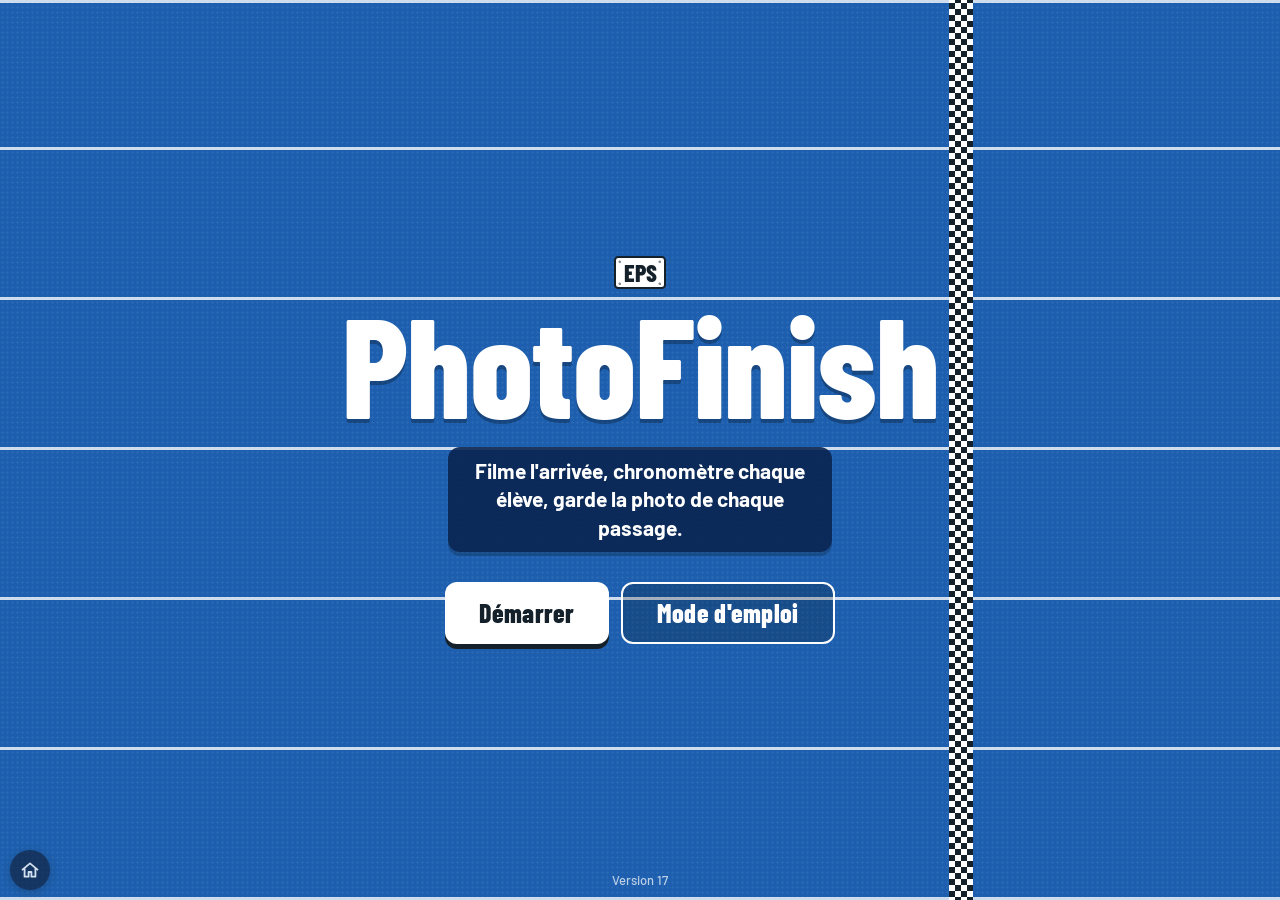
<file: video/index.html>
<!DOCTYPE html>
<html lang="fr">
<head>
<meta charset="utf-8">
<meta name="viewport" content="width=device-width, initial-scale=1, maximum-scale=1, user-scalable=no, viewport-fit=cover">
<meta name="apple-mobile-web-app-capable" content="yes">
<meta name="mobile-web-app-capable" content="yes">
<meta name="apple-mobile-web-app-title" content="PhotoFinish">
<meta name="apple-mobile-web-app-status-bar-style" content="default">
<meta name="theme-color" content="#F4F5F2">
<link rel="manifest" href="manifest.webmanifest">
<link rel="apple-touch-icon" href="apple-touch-icon.png">
<link rel="icon" href="icon-192.png">
<link rel="preconnect" href="https://fonts.googleapis.com">
<link rel="preconnect" href="https://fonts.gstatic.com" crossorigin>
<link rel="stylesheet" href="https://fonts.googleapis.com/css2?family=Barlow+Condensed:wght@600;700;800&family=Barlow:wght@400;500;600;700&display=swap">
<title>PhotoFinish – EPS</title>
<style>
  /* =========================================================
     Jetons : piste d'athlétisme (tartan, pelouse, lignes à la craie)
     ========================================================= */
  :root{
    --chalk:#F4F5F2; --paper:#FFFFFF; --ink:#14212B; --ink-2:#55626E; --ink-3:#8A949D;
    --rule:#DCE0D9; --tartan:#B83226; --tartan-dk:#8F2219; --infield:#2C7A4B; --infield-dk:#1E5A36;
    --signal:#F4C21B; --track:#1D5FAE;
    --cond:"Barlow Condensed","Arial Narrow","Roboto Condensed",system-ui,sans-serif;
    --text:"Barlow",-apple-system,"Segoe UI",Roboto,system-ui,sans-serif;
    --st:env(safe-area-inset-top,0px); --sb:env(safe-area-inset-bottom,0px);
    --sl:env(safe-area-inset-left,0px); --sr:env(safe-area-inset-right,0px);
    --r-s:8px; --r-m:12px; --r-l:18px;
  }
  *{box-sizing:border-box;-webkit-tap-highlight-color:transparent}
  html,body{margin:0;height:100%;background:var(--chalk);color:var(--ink);font:500 17px/1.45 var(--text)}
  button{font:inherit;color:inherit;background:none;border:0;padding:0;cursor:pointer;touch-action:manipulation}
  input,textarea{font:500 17px/1.4 var(--text);color:var(--ink);background:var(--paper);border:1.5px solid var(--rule);
    border-radius:var(--r-m);padding:12px 14px;width:100%;outline:none}
  input:focus,textarea:focus{border-color:var(--ink)}
  textarea{min-height:168px;resize:vertical;line-height:1.6}
  :focus-visible{outline:3px solid var(--signal);outline-offset:2px}
  .hidden{display:none!important}
  .num{font-family:var(--cond);font-variant-numeric:tabular-nums}

  /* ---------- dossard : l'élément signature ---------- */
  .bib{--pin:var(--ink-3);position:relative;display:inline-flex;align-items:center;justify-content:center;
    min-width:1.9em;padding:.14em .32em .08em;background:var(--paper);color:var(--ink);border:2px solid var(--ink);
    border-radius:.18em;font-family:var(--cond);font-weight:800;line-height:1;font-variant-numeric:tabular-nums;
    background-image:radial-gradient(circle,var(--pin) 0 .055em,transparent .065em),radial-gradient(circle,var(--pin) 0 .055em,transparent .065em),
      radial-gradient(circle,var(--pin) 0 .055em,transparent .065em),radial-gradient(circle,var(--pin) 0 .055em,transparent .065em);
    background-size:.24em .24em;background-repeat:no-repeat;
    background-position:.04em .04em,calc(100% - .04em) .04em,.04em calc(100% - .04em),calc(100% - .04em) calc(100% - .04em)}
  .bib.ask{background-color:var(--signal)}
  .bib.muted{border-color:var(--rule);color:var(--ink-3)}
  @keyframes pop{0%{transform:scale(.6) rotate(-6deg)}60%{transform:scale(1.08) rotate(1deg)}100%{transform:none}}
  .bib.pop{animation:pop .28s cubic-bezier(.2,.9,.3,1.2)}

  /* ---------- écrans de page ---------- */
  .page{min-height:100%;padding:calc(18px + var(--st)) calc(18px + var(--sr)) calc(120px + var(--sb)) calc(18px + var(--sl))}
  .wrap{max-width:640px;margin:0 auto}
  /* ---------- page de garde ---------- */
  #cover{position:fixed;inset:0;z-index:30;overflow:hidden;background:var(--track);color:#fff;display:flex;align-items:center;justify-content:center;
    padding:calc(20px + var(--st)) calc(20px + var(--sr)) calc(20px + var(--sb)) calc(20px + var(--sl))}
  #cover.hidden{display:none}
  .cv-lanes{position:absolute;inset:0;display:grid;grid-template-rows:repeat(6,1fr);
    background:radial-gradient(#ffffff0e 1px,transparent 1.4px) 0 0/5px 5px}
  .cv-lanes i{border-bottom:3px solid #ffffffc8}
  .cv-lanes i:first-child{border-top:3px solid #ffffffc8}
  /* la ligne d'arrivée est juste au bout du nom : le titre « arrive » dessus */
  .cv-title{position:relative;display:inline-block}
  .cv-title::after{content:"";position:absolute;top:-100vh;bottom:-100vh;right:-34px;width:24px;z-index:-1;
    background:conic-gradient(#fff 25%,var(--ink) 0 50%,#fff 0 75%,var(--ink) 0) 0 0/12px 12px}
  .cv-flash{position:absolute;inset:0;background:#fff;opacity:0;pointer-events:none}
  .cv-in{position:relative;z-index:1;text-align:center;max-width:720px}
  .cv-bib{font-size:24px;margin-bottom:14px}
  .cv-title{margin:0;font:800 clamp(56px,12vw,140px)/.86 var(--cond);letter-spacing:-1px;text-shadow:0 4px 0 #0004}
  .cv-sub{display:inline-block;font-size:clamp(17px,2.6vw,21px);font-weight:700;line-height:1.35;margin:22px auto 30px;max-width:32ch;
    padding:10px 18px;border-radius:12px;background:#0B2550e6;box-shadow:0 4px 0 #0003}
  .cv-acts{display:flex;flex-wrap:wrap;gap:12px;justify-content:center}
  .cv-go,.cv-help{min-height:62px;padding:0 34px;border-radius:var(--r-m);font:800 26px/1 var(--cond);letter-spacing:.3px}
  .cv-go{background:#fff;color:var(--ink);box-shadow:0 5px 0 var(--ink)}
  .cv-go:active{transform:translateY(3px);box-shadow:0 2px 0 var(--ink)}
  .cv-help{border:2.5px solid #fff;color:#fff;background:#0003}
  .cv-ver{position:absolute;bottom:calc(10px + var(--sb));left:0;right:0;text-align:center;font-size:13px;opacity:.7;margin:0}
  /* un seul mouvement : le titre file jusqu'à la ligne, flash de l'appareil photo */
  @keyframes dash{from{transform:translateX(-60vw);opacity:0}70%{opacity:1}to{transform:none}}
  @keyframes snap{0%{opacity:0}10%{opacity:.85}100%{opacity:0}}
  .cv-title{animation:dash .7s cubic-bezier(.15,.8,.25,1) both}
  .cv-flash{animation:snap .6s .62s ease-out both}
  .cv-sub,.cv-acts{animation:setoff .4s .75s both}
  .helpbtn{width:34px;height:34px;border-radius:50%;background:#fff;color:var(--track);font:800 20px/1 var(--cond)}
  .hero .status + .helpbtn{margin-left:8px}
  .hero-top .app + .helpbtn{margin-left:auto}

  /* ---------- mode d'emploi ---------- */
  .gd-head{position:relative;overflow:hidden;background:var(--track);color:#fff;
    margin:calc(-18px - var(--st)) calc(-18px - var(--sr)) 22px calc(-18px - var(--sl));padding:calc(14px + var(--st)) 20px 26px}
  .gd-lanes{position:absolute;inset:0;background:repeating-linear-gradient(180deg,transparent 0 44px,#ffffff38 44px 47px)}
  .gd-in{position:relative;max-width:980px;margin:0 auto}
  .gd-back{color:var(--track);background:#fff;border-radius:50%;width:40px;height:40px}
  .gd-head h1{font:800 clamp(44px,10vw,72px)/.95 var(--cond);margin:6px 0 8px}
  .gd-head p{margin:0;font-weight:600;max-width:52ch}
  .steps{display:grid;gap:14px}
  @media (min-width:760px){.steps{grid-template-columns:1fr 1fr}}
  .step{background:var(--paper);border:2px solid var(--ink);border-radius:var(--r-l);padding:16px 16px 6px;box-shadow:0 5px 0 var(--ink)}
  .step .sh{display:flex;align-items:center;gap:12px}
  .step .sh .bib{font-size:30px;--pin:var(--tartan)}
  .step h2{margin:0;font:800 28px/1 var(--cond)}
  .step .lead{color:var(--ink-2);margin:10px 0 6px;font-size:15px}
  .acts-l{list-style:none;margin:0;padding:0}
  .acts-l li{display:grid;grid-template-columns:minmax(0,46%) minmax(0,1fr);gap:12px;align-items:center;padding:10px 0;border-top:1.5px solid var(--rule)}
  .acts-l li > span:last-child{font-size:15px;line-height:1.35}
  .tok{justify-self:start;display:inline-flex;align-items:center;gap:6px;min-height:38px;padding:6px 12px;border-radius:10px;font-weight:700;font-size:14px;line-height:1.15;max-width:100%}
  .tok.out{background:var(--paper);border:1.5px solid var(--rule)}
  .tok.dash{border:2px dashed var(--ink-3);color:var(--ink-2)}
  .tok.go{background:var(--infield);color:#fff}
  .tok.red{background:var(--tartan);color:#fff;background-image:repeating-linear-gradient(90deg,transparent 0 22px,#ffffff22 22px 24px)}
  .tok.ink{background:var(--ink);color:#fff}
  .tok.big{font:800 26px/1 var(--cond);padding:12px 20px;border-radius:12px;box-shadow:inset 0 -4px 0 #0003}
  .tok.tie{background:#FFF7D6;border:2px solid #EAD58A;font-size:12px} .tok.tie b{font:800 20px/1 var(--cond)}
  .tok.prog{background:var(--infield);color:#fff;font:700 16px/1 var(--cond)} .tok.prog b{font-size:26px}
  .tok.tab{border:2.5px solid var(--gc);background:var(--gc);color:#fff;font:800 18px/1 var(--cond)}
  .tok.tab small{background:#fff;color:var(--gc);border-radius:99px;padding:2px 7px;font:700 12px var(--text)}
  .faq-t{font:800 30px/1 var(--cond);margin:34px 0 12px}
  .faq{display:grid;gap:10px}
  @media (min-width:760px){.faq{grid-template-columns:1fr 1fr;align-items:start}}
  .faq details{background:var(--paper);border:1.5px solid var(--rule);border-radius:var(--r-m);transition:border-color .15s}
  .faq details[open]{border-color:var(--ink)}
  .faq summary{list-style:none;cursor:pointer;display:flex;gap:12px;align-items:center;padding:14px 14px;font-weight:700;font-size:16px;line-height:1.3}
  .faq summary::-webkit-details-marker{display:none}
  .faq summary::before{content:"+";flex:none;width:30px;height:30px;border-radius:8px;background:var(--signal);color:var(--ink);
    display:flex;align-items:center;justify-content:center;font:800 22px/1 var(--cond);transition:transform .2s}
  .faq details[open] summary::before{content:"–";background:var(--ink);color:#fff}
  .faq details p{margin:0;padding:0 16px 16px 56px;color:var(--ink-2);font-size:15px}
  .faq details p b{color:var(--ink)}

  /* ---------- accueil : la piste ---------- */
  .hero{position:relative;overflow:hidden;color:#fff;background:var(--track);
    margin:calc(-18px - var(--st)) calc(-18px - var(--sr)) 6px calc(-18px - var(--sl));
    padding:calc(14px + var(--st)) calc(48px + var(--sr)) 30px calc(46px + var(--sl))}
  .hero .lanes{position:absolute;inset:0;display:grid;grid-template-rows:repeat(5,1fr);
    background:radial-gradient(#ffffff0d 1px,transparent 1.4px) 0 0/5px 5px}
  .hero .lanes i{border-bottom:3px solid #ffffffd0;font:800 18px/1 var(--cond);font-style:normal;color:#ffffffb0;
    display:flex;align-items:center;padding-left:calc(14px + var(--sl))}
  .hero .lanes i:first-child{border-top:3px solid #ffffffd0}
  .hero .finish{position:absolute;top:0;bottom:0;right:calc(14px + var(--sr));width:22px;
    background:conic-gradient(#fff 25%,var(--ink) 0 50%,#fff 0 75%,var(--ink) 0) 0 0/11px 11px}
  .hero-in{position:relative;max-width:640px;margin:0 auto}
  .hero-top{display:flex;align-items:center;gap:10px;margin-bottom:10px}
  .hero-top .bib{font-size:18px}
  .hero-top .app{font:700 20px/1 var(--cond);letter-spacing:.3px}
  .hero .status{color:#fff;margin-left:auto;background:#00000033;padding:4px 10px;border-radius:99px;font-size:13px}
  .hero .status.ok::before{background:#7EE2A2}
  .hero-cls{font:800 clamp(64px,19vw,132px)/.86 var(--cond);letter-spacing:-.5px;text-shadow:0 3px 0 #0003;
    white-space:nowrap;overflow:hidden;text-overflow:ellipsis}
  .hero-cls.small{font-size:clamp(40px,11vw,84px)}
  .hero-sub{display:flex;flex-wrap:wrap;align-items:center;gap:10px 14px;margin-top:14px}
  .hero .plate{background:#fff;color:var(--ink);border-radius:8px;padding:6px 12px 5px;font:800 22px/1 var(--cond);box-shadow:0 3px 0 #0003}
  .hero .plate i{font-style:normal;display:inline-block;width:12px;height:12px;border-radius:50%;margin-right:8px;background:var(--gc,var(--ink));vertical-align:1px}
  .hero .evt{font:700 22px/1 var(--cond);color:#fff}
  @keyframes setoff{from{transform:translateX(-18px);opacity:0}}
  .hero-cls.go{animation:setoff .3s cubic-bezier(.2,.8,.3,1)}
  .quick{display:flex;flex-wrap:wrap;gap:8px;margin-top:10px}
  .quick button{padding:8px 14px;border-radius:99px;border:1.5px solid var(--rule);background:var(--paper);font-weight:600;font-size:15px}
  .quick button[aria-pressed="true"]{background:var(--ink);border-color:var(--ink);color:#fff}
  .linkbtn{display:inline-flex;align-items:center;gap:8px;margin-top:12px;font-weight:700;font-size:15px;color:var(--ink-2);padding:6px 2px}
  .linkbtn svg{width:20px;height:20px}
  .fold{margin-top:30px}
  .fold summary{list-style:none;display:flex;align-items:baseline;gap:10px;cursor:pointer;padding:6px 0 10px}
  .fold summary::-webkit-details-marker{display:none}
  .fold summary .t{font:700 24px/1.1 var(--cond)}
  .fold summary .d{flex:1;font-size:14px;color:var(--ink-2)}
  .fold summary::after{content:"";width:10px;height:10px;border-right:2.5px solid var(--ink-2);border-bottom:2.5px solid var(--ink-2);transform:rotate(45deg) translateY(-3px);margin-right:6px}
  .fold[open] summary::after{transform:rotate(-135deg)}
  .brand{display:flex;align-items:center;gap:12px;margin-bottom:22px}
  .brand .bib{font-size:22px}
  .brand h1{font:800 34px/1 var(--cond);margin:0;letter-spacing:.2px}
  .brand p{margin:3px 0 0;color:var(--ink-2);font-size:15px}
  .status{display:inline-flex;align-items:center;gap:7px;font-size:14px;color:var(--ink-2);margin-left:auto;white-space:nowrap}
  .status::before{content:"";width:8px;height:8px;border-radius:50%;background:var(--ink-3)}
  .status.ok::before{background:var(--infield)}
  h2{font:700 24px/1.1 var(--cond);margin:30px 0 10px;display:flex;align-items:baseline;gap:10px}
  h2 .count{font:600 15px var(--text);color:var(--ink-2)}
  .field{display:block;margin-bottom:12px}
  .field span{display:block;font-size:14px;font-weight:600;color:var(--ink-2);margin:0 0 6px 2px}
  .grid2{display:grid;grid-template-columns:1fr 1fr;gap:12px}
  .help{font-size:14px;color:var(--ink-2);margin:6px 2px 0}
  .panel{background:var(--paper);border:1.5px solid var(--rule);border-radius:var(--r-l);overflow:hidden}
  .opt{display:flex;align-items:center;justify-content:space-between;gap:14px;min-height:60px;padding:10px 16px;border-top:1.5px solid var(--rule)}
  .opt:first-child{border-top:0}
  .opt .t{font-weight:600} .opt .d{font-size:14px;color:var(--ink-2)}
  /* interrupteur */
  .sw{position:relative;flex:none;width:52px;height:32px}
  .sw input{position:absolute;inset:0;opacity:0;margin:0;cursor:pointer}
  .sw i{position:absolute;inset:0;border-radius:99px;background:#C9CEC6;transition:background .15s}
  .sw i::after{content:"";position:absolute;top:3px;left:3px;width:26px;height:26px;border-radius:50%;background:#fff;
    box-shadow:0 1px 3px #0003;transition:transform .15s}
  .sw input:checked + i{background:var(--infield)}
  .sw input:checked + i::after{transform:translateX(20px)}
  .sw input:focus-visible + i{outline:3px solid var(--signal);outline-offset:2px}
  /* choix segmenté */
  .seg{display:inline-flex;flex:none;background:var(--chalk);border:1.5px solid var(--rule);border-radius:10px;padding:3px}
  .seg button{padding:7px 14px;border-radius:7px;font-weight:600;font-size:15px;color:var(--ink-2)}
  .seg button[aria-pressed="true"]{background:var(--ink);color:#fff}
  /* barre d'action fixe */
  .dock{position:fixed;left:0;right:0;bottom:0;z-index:20;background:linear-gradient(transparent,var(--chalk) 22%);
    padding:22px calc(18px + var(--sr)) calc(14px + var(--sb)) calc(18px + var(--sl))}
  .dock .wrap{display:flex;gap:10px}
  .btn{display:inline-flex;align-items:center;justify-content:center;gap:10px;min-height:58px;padding:0 20px;
    border-radius:var(--r-m);font-weight:700;font-size:18px;background:var(--paper);border:1.5px solid var(--rule);color:var(--ink)}
  .btn:active{transform:translateY(1px);filter:brightness(.96)}
  .btn.ink{background:var(--ink);border-color:var(--ink);color:#fff}
  .btn.go{background:var(--infield);border-color:var(--infield);color:#fff}
  .btn.wide{flex:1}
  .btn svg{width:22px;height:22px;flex:none}
  .err{background:#FBEAE7;border:1.5px solid var(--tartan);color:var(--tartan-dk);padding:12px 14px;border-radius:var(--r-m);margin-top:14px;font-weight:600}
  .tip{background:#FFF7D6;border:1.5px solid #EAD58A;border-radius:var(--r-m);padding:12px 14px;margin-bottom:18px;font-size:15px}
  .list .row{display:flex;align-items:center;gap:12px;padding:12px 16px;border-top:1.5px solid var(--rule)}
  .list .row:first-child{border-top:0}
  .list .row .main{flex:1;min-width:0}
  .list .row .main b{display:block;font:700 19px/1.15 var(--cond)}
  .list .row .main small{color:var(--ink-2);font-size:14px}
  .iconbtn{width:44px;height:44px;border-radius:10px;display:inline-flex;align-items:center;justify-content:center;color:var(--ink-2)}
  .iconbtn:active{background:var(--chalk)}
  .iconbtn svg{width:22px;height:22px}

  /* =========================================================
     Écran de course
     ========================================================= */
  #race{position:fixed;inset:0;background:#000;display:grid;grid-template-columns:100%;
    grid-template-rows:auto minmax(0,1fr) auto;grid-template-areas:"hud" "stage" "panel";
    -webkit-user-select:none;user-select:none;-webkit-touch-callout:none;touch-action:none}
  #race.hidden{display:none}
  #hud{grid-area:hud;display:grid;grid-template-columns:70px minmax(0,1fr) 70px;grid-template-areas:"undo clock end";
    gap:8px;align-items:stretch;background:var(--paper);border-bottom:1.5px solid var(--rule);
    padding:calc(8px + var(--st)) calc(10px + var(--sr)) 8px calc(10px + var(--sl))}
  #undoBtn{grid-area:undo} #endBtn{grid-area:end}
  #clockBox{grid-area:clock;min-width:0;display:flex;flex-direction:column;align-items:center;justify-content:center}
  .clock{display:flex;justify-content:center;font:800 1em/0.95 var(--cond);color:var(--ink);white-space:nowrap}
  .clock i{font-style:normal;display:inline-block;width:.6em;text-align:center}
  .clock i.sep{width:.26em}
  #clock{font-size:clamp(40px,calc((100vw - 190px) / 4.25),112px)}
  #clock.idle{color:var(--ink-3)}
  #raceInfo{display:flex;align-items:center;gap:14px;font-size:15px;font-weight:600;color:var(--ink-2);margin-top:2px;white-space:nowrap}
  #recState{display:inline-flex;align-items:center;gap:6px}
  #recState.on{color:var(--tartan)}
  #recState.on::before{content:"";width:9px;height:9px;border-radius:50%;background:var(--tartan);animation:blink 1s infinite}
  @keyframes blink{50%{opacity:.25}}
  #stage{grid-area:stage;position:relative;overflow:hidden;background:#000;min-height:0}
  #preview{position:absolute;inset:0;width:100%;height:100%;object-fit:contain}
  #flash{position:absolute;inset:0;background:#fff;opacity:0;pointer-events:none;transition:opacity .22s}
  /* chrono posé sur l'image, comme dans la vidéo enregistrée */
  #vidClock{position:absolute;left:12px;top:12px;pointer-events:none;background:#fffffff0;border-radius:10px;
    padding:4px 10px 2px;box-shadow:0 2px 10px #0005;font-size:clamp(24px,6.5vw,40px)}
  #vidClock .clock{font-size:1em}
  #lastList{position:absolute;left:10px;right:10px;bottom:10px;display:flex;flex-direction:column;align-items:flex-start;gap:5px;pointer-events:none}
  #lastList .tag{display:flex;align-items:center;gap:8px;background:#fffffff0;color:var(--ink);border-radius:9px;
    padding:4px 10px 4px 4px;font-weight:600;font-size:16px;max-width:100%;box-shadow:0 2px 8px #0004}
  #lastList .tag .bib{font-size:17px}
  #lastList .tag .num{font-weight:700;font-size:20px}
  #lastList .tag span:last-child{white-space:nowrap;overflow:hidden;text-overflow:ellipsis}
  #panel{grid-area:panel;display:flex;flex-direction:column;gap:10px;background:var(--paper);border-top:1.5px solid var(--rule);
    padding:10px calc(10px + var(--sr)) calc(10px + var(--sb)) calc(10px + var(--sl))}
  #chipRow{display:flex;gap:8px;align-items:stretch;flex:none;min-width:0}
  #chipRow #chips{flex:1;min-width:0}
  #tieBtn{flex:none;width:76px;border-radius:var(--r-m);background:#FFF7D6;border:2px solid #EAD58A;font-size:13px;font-weight:700;color:var(--ink);
    display:flex;flex-direction:column;align-items:center;justify-content:center;line-height:1.05;padding:4px}
  #tieBtn b{font:800 24px/1 var(--cond)}
  #tieBtn:disabled{opacity:.35}
  #tieBtn:active{background:var(--signal)}
  #prog{position:absolute;right:12px;top:12px;pointer-events:none;background:#fffffff0;border-radius:12px;padding:4px 12px;box-shadow:0 2px 10px #0005;
    display:flex;align-items:baseline;gap:4px;font-family:var(--cond);color:var(--ink)}
  #prog b{font-size:clamp(30px,7vw,48px);font-weight:800;line-height:1}
  #prog span{font-size:clamp(18px,4vw,26px);font-weight:700;color:var(--ink-2)}
  #prog.done{background:var(--infield);color:#fff} #prog.done span{color:#fffc}
  #prog.over{background:var(--tartan);color:#fff} #prog.over span{color:#fffc}
  #doneBanner{position:absolute;left:50%;top:50%;transform:translate(-50%,-50%);background:var(--infield);color:#fff;font:800 clamp(26px,6vw,44px)/1.1 var(--cond);
    padding:16px 26px;border-radius:var(--r-l);box-shadow:0 8px 30px #0008;text-align:center;pointer-events:none}
  #chips{display:flex;gap:8px;overflow-x:auto;overflow-y:hidden;-webkit-overflow-scrolling:touch;touch-action:pan-x pan-y;
    min-height:52px;align-items:center;flex:none;scrollbar-width:none}
  #chips::-webkit-scrollbar{display:none}
  #chips .chip{flex:none;min-height:50px;padding:6px 16px;background:var(--paper);border:2px solid var(--ink);
    border-radius:var(--r-m);font-size:18px;font-weight:600;white-space:nowrap;display:inline-flex;align-items:center;gap:8px}
  #chips .chip small{font:700 16px var(--cond);color:var(--ink-2)}
  #chips .chip:active{background:var(--ink);color:#fff}
  #chips .chip:active small{color:#fff}
  #chips .note{flex:none;display:inline-flex;align-items:center;gap:8px;font-size:16px;font-weight:700;white-space:nowrap;color:var(--ink-2);padding-right:2px}
  #chips .note .bib{font-size:20px}
  /* gros bouton */
  #mainBtn{flex:none;height:clamp(116px,25vh,220px);border-radius:var(--r-l);display:grid;
    grid-template-columns:1fr auto;align-items:center;gap:12px;padding:0 22px;text-align:left;color:#fff;
    box-shadow:inset 0 -6px 0 #0003;transition:filter .1s}
  #mainBtn.start{background:var(--infield)}
  #mainBtn.finish{background:var(--tartan);
    background-image:repeating-linear-gradient(90deg,transparent 0 calc(25% - 2px),#ffffff1f calc(25% - 2px) 25%)}
  #mainBtn.pressed{transform:translateY(3px);box-shadow:inset 0 -2px 0 #0003;filter:brightness(1.12)}
  #mainBtn .lbl{display:block;font:800 clamp(44px,13vw,84px)/.9 var(--cond);letter-spacing:.5px}
  #mainBtn .msub{display:block;font-size:clamp(15px,4vw,20px);font-weight:600;opacity:.88;margin-top:6px;white-space:nowrap;overflow:hidden;text-overflow:ellipsis}
  #mainBtn .txt{min-width:0}
  #lastBib{font-size:clamp(54px,16vw,104px);border-width:3px;box-shadow:0 4px 0 #0003}
  #lastBib .no{font-size:.28em;font-weight:700;color:var(--ink-2);margin-right:.08em;align-self:flex-start;margin-top:.25em}
  /* boutons « maintenir » */
  .hold{position:relative;overflow:hidden;border-radius:var(--r-m);background:var(--chalk);border:1.5px solid var(--rule);
    padding:4px;font-size:13px;font-weight:700;color:var(--ink)}
  .hold.danger{color:var(--tartan)}
  .hold .fill{position:absolute;left:0;top:0;bottom:0;width:0;background:#14212B1f}
  .hold.danger .fill{background:#B8322633}
  .hold.holding .fill{width:100%;transition:width .8s linear}
  .hold .lbl{position:relative;display:flex;flex-direction:column;align-items:center;justify-content:center;gap:2px;line-height:1.1}
  .hold svg{width:22px;height:22px}
  .hold small{font-size:10.5px;font-weight:500;color:var(--ink-2)}
  .hold:disabled{opacity:.35}

  @media (orientation:landscape){
    :root{--col:clamp(290px,40vw,460px)}
    #race{grid-template-columns:minmax(0,1fr) var(--col);grid-template-rows:auto minmax(0,1fr);grid-template-areas:"stage hud" "stage panel"}
    #race.left{grid-template-columns:var(--col) minmax(0,1fr);grid-template-areas:"hud stage" "panel stage"}
    #hud{grid-template-columns:1fr 1fr;grid-template-areas:"clock clock" "undo end";border-bottom:0;
      padding:calc(10px + var(--st)) calc(10px + var(--sr)) 4px 10px}
    #panel{border-top:0;padding:6px calc(10px + var(--sr)) calc(10px + var(--sb)) 10px}
    #race.left #hud,#race.left #panel{padding-left:calc(10px + var(--sl));padding-right:10px}
    #clock{font-size:clamp(40px,calc((var(--col) - 30px) / 4.25),120px)}
    .hold{min-height:46px}
    .hold .lbl{flex-direction:row;gap:8px} .hold svg{width:18px;height:18px}
    #mainBtn{flex:1;height:auto;min-height:96px;padding:0 18px}
    #mainBtn .lbl{font-size:clamp(32px,calc(var(--col) / 8.6),64px)}
    #mainBtn .msub{font-size:clamp(14px,calc(var(--col) / 24),19px)}
    #lastBib{font-size:clamp(42px,calc(var(--col) / 6.6),88px)}
  }
  @media (orientation:landscape) and (min-height:600px){
    #chips{flex-wrap:wrap;overflow-x:hidden;overflow-y:auto;max-height:30vh;align-content:flex-start}
  }
  @media (orientation:portrait) and (max-height:680px){
    #mainBtn{height:clamp(100px,21vh,150px)}
    #chips .chip{min-height:44px;font-size:16px}
  }

  /* =========================================================
     Résultats
     ========================================================= */
  .topbar{display:flex;align-items:center;gap:6px;margin:-6px 0 12px -8px}
  .topbar .iconbtn{color:var(--ink)}
  .reshead h1{font:800 clamp(38px,10vw,56px)/.95 var(--cond);margin:0}
  .reshead .meta{display:flex;flex-wrap:wrap;gap:6px 16px;color:var(--ink-2);font-size:15px;margin-top:8px}
  .facts{display:grid;grid-template-columns:auto 1fr 1fr;gap:0 18px;margin:18px 0 6px;border-top:2px solid var(--ink)}
  .facts div{padding:10px 0 2px}
  .facts b{display:block;font:800 clamp(22px,6.4vw,32px)/1 var(--cond);font-variant-numeric:tabular-nums;white-space:nowrap}
  .facts span{font-size:14px;color:var(--ink-2)}
  #playback{display:block;width:100%;max-height:56vh;background:#000;border-radius:var(--r-l)}
  .vidnote{font-size:14px;color:var(--ink-2);margin:8px 2px 0}
  .more{display:grid;grid-template-columns:1fr 1fr;gap:10px;margin-top:12px}
  .more .btn{font-size:16px;min-height:54px}

  /* ---------- feuilles (dialogues) ---------- */
  #sheet{position:fixed;inset:0;z-index:50;background:#14212B66;display:flex;align-items:flex-end;justify-content:center}
  #sheet .box{background:var(--paper);width:100%;max-width:560px;max-height:82vh;overflow:auto;border-radius:22px 22px 0 0;
    padding:20px calc(18px + var(--sr)) calc(18px + var(--sb)) calc(18px + var(--sl));animation:up .2s ease-out}
  @keyframes up{from{transform:translateY(30px);opacity:.4}}
  #sheet h3{font:800 26px/1.1 var(--cond);margin:0 0 6px}
  #sheet p{margin:0 0 16px;color:var(--ink-2)}
  #sheet .acts{display:flex;gap:10px} #sheet .acts .btn{flex:1}
  #sheet .todo{display:flex;flex-direction:column;gap:10px;margin:0 0 16px}
  #sheet .todo .btn{justify-content:flex-start;text-align:left}
  #sheet .todo .btn small{display:block;font-weight:500;font-size:13px;opacity:.8}
  #sheet .todo .btn.ok{background:var(--chalk);color:var(--ink-2);border-color:var(--rule)}
  #sheet .btn.danger{background:var(--tartan);border-color:var(--tartan);color:#fff}
  #sheet .pick{display:flex;flex-direction:column;margin:0 -6px 14px}
  #sheet .pick button{display:flex;align-items:center;gap:12px;min-height:54px;padding:6px;border-radius:10px;text-align:left;font-weight:600;font-size:17px}
  #sheet .pick button:active,#sheet .pick button[aria-pressed="true"]{background:var(--chalk)}
  #sheet .pick button .bib{font-size:18px}
  .toast{position:fixed;left:50%;top:calc(14px + var(--st));transform:translateX(-50%);z-index:70;background:var(--ink);color:#fff;
    padding:10px 18px;border-radius:99px;font-size:15px;font-weight:600;box-shadow:0 6px 20px #0003;white-space:nowrap}
  /* ---------- groupes et import ---------- */
  .tools{display:flex;flex-wrap:wrap;align-items:center;gap:10px;margin-bottom:12px}
  .tools .btn{min-height:46px;font-size:16px;padding:0 12px;gap:8px}
  .tools .btn{flex:1 1 auto}
  .tools .lab{font-size:14px;font-weight:600;color:var(--ink-2)}
  .gblock{margin-bottom:12px}
  .gblock .gh{display:flex;justify-content:space-between;font:700 19px/1.2 var(--cond);margin:0 2px 6px}
  .gblock .gh small{font:600 14px var(--text);color:var(--ink-2)}
  .gblock textarea{min-height:130px}
  /* classes en dossards */
  .cls{position:relative;--pin:var(--ink-3)}
  .cls .gbar{display:flex;gap:3px;height:6px;margin-top:8px;border-radius:3px;overflow:hidden}
  .cls .gbar i{display:block;height:100%}
  .glist{display:flex;flex-wrap:wrap;gap:8px;margin-top:4px}
  .glist span{display:inline-flex;align-items:center;gap:8px;padding:7px 12px;border-radius:99px;background:var(--paper);border:1.5px solid var(--rule);font-weight:600;font-size:15px}
  .glist span i{width:12px;height:12px;border-radius:50%;background:var(--gc)}
  .glist span small{color:var(--ink-2);font-weight:500}
  /* page classe */
  .wrap.wide{max-width:980px}
  .cname{font:800 clamp(38px,9vw,56px)/1.05 var(--cond);border:0;border-bottom:3px solid var(--ink);border-radius:0;background:transparent;padding:4px 2px 6px}
  .cname:focus{border-color:var(--tartan)}
  .ctools{display:flex;flex-wrap:wrap;gap:8px;margin:14px 0 18px}
  .chipbtn{display:inline-flex;align-items:center;gap:7px;padding:9px 14px;border-radius:99px;background:var(--paper);border:1.5px solid var(--rule);font-weight:700;font-size:15px}
  .chipbtn svg{width:18px;height:18px}
  .chipbtn:active{background:var(--chalk)}
  .empty{background:var(--paper);border:2px dashed var(--ink-3);border-radius:var(--r-l);padding:22px 20px;text-align:center}
  .empty b{font:800 26px/1.1 var(--cond)} .empty p{color:var(--ink-2);margin:6px 0 16px}
  .empty .acts{display:flex;flex-wrap:wrap;gap:10px;justify-content:center}
  .gtabs{position:sticky;top:0;z-index:5;display:flex;gap:8px;overflow-x:auto;scrollbar-width:none;padding:10px 0;margin:0 0 6px;background:var(--chalk)}
  .gtabs::-webkit-scrollbar{display:none}
  .gtab{flex:none;display:flex;align-items:center;gap:8px;min-height:50px;padding:6px 16px;border-radius:var(--r-m);border:2.5px solid var(--gc);background:var(--paper);
    color:var(--gc);font:800 21px/1 var(--cond)}
  .gtab small{font:700 14px var(--text);background:var(--gc);color:#fff;border-radius:99px;padding:2px 8px;min-width:26px;text-align:center}
  .gtab[aria-pressed="true"]{background:var(--gc);color:#fff;box-shadow:0 4px 0 #0002}
  .gtab[aria-pressed="true"] small{background:#fff;color:var(--gc)}
  .gtab.new{border-style:dashed;border-color:var(--ink-3);color:var(--ink-2);--gc:var(--ink-3)}
  .gtab.pop small{animation:pop .28s cubic-bezier(.2,.9,.3,1.2)}
  .gcols{display:grid;gap:16px}
  @media (min-width:760px){.gcols{grid-template-columns:minmax(0,1fr) minmax(0,1.4fr);align-items:start}.gactive{position:sticky;top:76px}}
  .gactive{border-radius:var(--r-l);border:3px solid var(--gc);background:var(--paper);overflow:hidden}
  .gactive .gh{background:var(--gc);color:#fff;padding:10px 14px;display:flex;align-items:baseline;gap:10px}
  .gactive .gh b{font:800 28px/1 var(--cond)} .gactive .gh span{font-weight:600;font-size:15px;opacity:.9}
  .gactive .mem{display:flex;flex-wrap:wrap;gap:6px;padding:12px}
  .gactive .mem button{padding:8px 12px;border-radius:99px;background:var(--chalk);border:1.5px solid var(--rule);font-weight:600;font-size:15px}
  .gactive .mem button::after{content:"×";margin-left:8px;color:var(--ink-3);font-weight:700}
  .gactive .mem p{margin:4px 2px;color:var(--ink-2);font-size:15px}
  .poolhead{display:flex;align-items:center;margin:2px 2px 8px}
  .poolhead b{font:700 22px/1.1 var(--cond)}
  #poolTiles .tile{padding:9px 12px;border-left:5px solid var(--gc)}
  #poolTiles .tile::before{display:none}
  #poolTiles .tile:active{transform:scale(.97);background:var(--chalk)}
  .tile .to{display:block;font-size:12px;font-weight:700;color:var(--gc);margin-top:2px}
  .donemsg{padding:16px;border-radius:var(--r-m);background:#E3F1E8;color:var(--infield-dk);font-weight:700;text-align:center}
  .cfoot{display:flex;flex-wrap:wrap;justify-content:space-between;gap:10px;margin-top:26px;border-top:1.5px solid var(--rule);padding-top:8px}
  .classes{display:flex;gap:10px;overflow-x:auto;scrollbar-width:none;padding:2px 2px 6px;margin:0 -2px}
  .classes::-webkit-scrollbar{display:none}
  .cls{flex:none;min-width:140px;min-height:92px;padding:14px 18px 12px;border-radius:10px;background-color:var(--paper);border:2.5px solid var(--rule);text-align:left;
    background-image:radial-gradient(circle,var(--pin) 0 3px,transparent 3.6px),radial-gradient(circle,var(--pin) 0 3px,transparent 3.6px),
      radial-gradient(circle,var(--pin) 0 3px,transparent 3.6px),radial-gradient(circle,var(--pin) 0 3px,transparent 3.6px);
    background-size:12px 12px;background-repeat:no-repeat;background-position:4px 4px,calc(100% - 4px) 4px,4px calc(100% - 4px),calc(100% - 4px) calc(100% - 4px);
    transition:transform .15s}
  .cls b{display:block;font:800 34px/1 var(--cond)}
  .cls small{display:block;font-size:13px;color:var(--ink-2);margin-top:4px}
  .cls[aria-pressed="true"]{border-color:var(--ink);--pin:var(--tartan);transform:rotate(-2deg);box-shadow:0 5px 0 var(--ink)}
  .classes{padding:6px 4px 12px}
  .cls.add{background-image:none;border-style:dashed;border-color:var(--ink-3);font-weight:700;color:var(--ink-2);display:flex;align-items:center;justify-content:center}
  .runs{display:grid;grid-template-columns:repeat(auto-fill,minmax(160px,1fr));gap:10px}
  .run{position:relative;text-align:left;padding:12px 40px 12px 14px;min-height:96px;border-radius:var(--r-l);background:var(--paper);border:3px solid var(--gc);color:var(--ink)}
  .run b{display:block;font:800 clamp(22px,6vw,28px)/1 var(--cond);color:var(--gc);white-space:nowrap}
  .run .n{display:block;font-weight:700;font-size:15px;margin-top:4px}
  .run .p{display:block;font-size:13px;color:var(--ink-2);margin-top:4px;line-height:1.3;max-height:2.6em;overflow:hidden}
  .run[aria-pressed="true"]{background:var(--gc);color:#fff}
  .run[aria-pressed="true"] b,.run[aria-pressed="true"] .p{color:#fff}
  .run[aria-pressed="true"]::after{content:"✓";position:absolute;top:8px;right:10px;width:28px;height:28px;border-radius:50%;background:#fff;color:var(--gc);
    font-weight:800;display:flex;align-items:center;justify-content:center}
  .run.all{grid-column:1/-1;min-height:64px}
  .tiles{display:grid;grid-template-columns:repeat(auto-fill,minmax(150px,1fr));gap:8px}
  .tile{min-height:56px;padding:8px 10px 8px 38px;position:relative;text-align:left;background:var(--paper);border:2px solid var(--rule);
    border-radius:var(--r-m);font-weight:600;font-size:16px;line-height:1.2}
  .tile::before{content:"";position:absolute;left:10px;top:50%;width:20px;height:20px;margin-top:-10px;border:2px solid var(--ink-3);border-radius:6px;background:#fff}
  .tile[aria-pressed="true"]{border-color:var(--ink);background:#E9F2EC}
  .tile[aria-pressed="true"]::before{background:var(--infield);border-color:var(--infield);
    background-image:url("data:image/svg+xml,%3Csvg xmlns='http://www.w3.org/2000/svg' viewBox='0 0 24 24' fill='none' stroke='white' stroke-width='3.5' stroke-linecap='round' stroke-linejoin='round'%3E%3Cpath d='M5 12l5 5 9-10'/%3E%3C/svg%3E");background-size:16px;background-position:center;background-repeat:no-repeat}
  .tile small{display:block;font-weight:500;font-size:13px;color:var(--ink-2)}
  .gcard{border:2px solid var(--gc);border-radius:var(--r-l);padding:10px 12px;margin-top:12px;background:var(--paper)}
  .gcard h3{margin:0 0 8px;font:800 22px/1 var(--cond);color:var(--gc);display:flex;flex-wrap:wrap;align-items:baseline;gap:4px 8px;white-space:nowrap}
  .gcard h3 small{white-space:normal}
  .gcard h3 small{font:600 14px var(--text);color:var(--ink-2)}
  .gcard .names{display:flex;flex-wrap:wrap;gap:6px}
  .gcard .names button{padding:6px 10px;border-radius:99px;background:var(--chalk);border:1.5px solid var(--rule);font-size:15px;font-weight:600}
  .gcard .names button::after{content:" ×";color:var(--ink-3)}

  /* ---------- cartes d'arrivée (photo + menu) ---------- */
  .card{display:grid;grid-template-columns:clamp(110px,34%,200px) minmax(0,1fr);gap:12px;padding:12px;border-top:1.5px solid var(--rule)}
  .card:first-child{border-top:0}
  .card .ph{position:relative;align-self:start;aspect-ratio:4/3;border-radius:10px;overflow:hidden;background:#1d2a33;color:#fff9;
    font-size:13px;display:flex;align-items:center;justify-content:center;text-align:center;padding:0}
  .card .ph img{position:absolute;inset:0;width:100%;height:100%;object-fit:cover}
  .card .ctop{display:flex;align-items:center;gap:10px;flex-wrap:wrap}
  .card .ctop .bib{font-size:26px}
  .card:nth-child(-n+3) .ctop .bib{--pin:var(--tartan);border-color:var(--tartan);color:var(--tartan)}
  .card .ctop b{font:800 26px/1 var(--cond);font-variant-numeric:tabular-nums}
  .card .ctop small{font-size:14px;color:var(--ink-2)}
  .card .ctop .play{margin-left:auto;font-size:14px;font-weight:700;color:var(--infield)}
  .slots{display:flex;flex-direction:column;gap:8px;margin-top:10px}
  .slot{display:flex;gap:6px;align-items:center}
  .slot select,.slot input{flex:1;min-width:0;font:600 17px/1.2 var(--text);color:var(--ink);background:var(--paper);
    border:2px solid var(--ink);border-radius:10px;padding:11px 10px;min-height:50px}
  .slot select.empty{border-color:var(--signal);background:#FFF7D6;color:var(--ink-2)}
  .slot .x{flex:none;width:40px;height:40px;border-radius:10px;font-size:22px;color:var(--tartan)}
  .tieAdd{margin-top:8px;width:100%;min-height:46px;border-radius:10px;border:2px dashed var(--ink-3);font-size:15px;font-weight:700;color:var(--ink)}
  .tieAdd:active{background:var(--chalk)}
  .addTie{margin-top:8px;font-size:15px;font-weight:700;color:var(--ink-2);text-decoration:underline;text-underline-offset:3px;padding:4px 0}
  .dnfrow{display:flex;align-items:center;gap:12px;padding:10px 14px;border-top:1.5px solid var(--rule);color:var(--ink-2)}
  .dnfrow .bib{font-size:22px}

  /* ---------- visionneuse photo d'arrivée ---------- */
  #pf{position:fixed;inset:0;z-index:40;background:#000;display:grid;grid-template-columns:100%;grid-template-rows:minmax(0,1fr) auto}
  #pf .pimg{position:relative;overflow:hidden;min-height:0;display:flex;align-items:center;justify-content:center;color:#fff9;padding-top:var(--st)}
  #pf .pimg img{max-width:100%;max-height:100%;object-fit:contain;transition:transform .15s}
  #pf .pimg img.zoom{transform:scale(2.6)}
  #pf .pside{background:var(--paper);padding:12px calc(14px + var(--sr)) calc(12px + var(--sb)) calc(14px + var(--sl));overflow:auto;max-height:60vh}
  #pf .phead{display:flex;align-items:center;gap:12px}
  #pf .phead .bib{font-size:34px}
  #pf .phead b{font:800 34px/1 var(--cond);font-variant-numeric:tabular-nums}
  #pf .phead .iconbtn{margin-left:auto;font-size:28px;color:var(--ink)}
  #pf .pnav{display:grid;grid-template-columns:1fr 1.4fr;gap:10px;margin-top:12px}
  #pf .pnav .btn{min-height:54px;font-size:17px}
  #pf .pnav .btn:disabled{opacity:.35}
  #pfClose{position:absolute;top:calc(10px + var(--st));right:calc(10px + var(--sr));background:#fffe;color:var(--ink);border-radius:99px;width:44px;height:44px;font-size:26px;line-height:1}
  #pfHint{position:absolute;left:10px;bottom:10px;background:#000a;color:#fff;font-size:13px;padding:4px 10px;border-radius:99px;pointer-events:none}
  @media (orientation:landscape){
    #pf{grid-template-columns:minmax(0,1fr) clamp(300px,36vw,420px);grid-template-rows:100%}
    #pf .pside{max-height:none;padding-top:calc(14px + var(--st))}
    #pfClose{right:auto;left:calc(10px + var(--sl))}
  }
  @media (prefers-reduced-motion:reduce){*{animation:none!important;transition:none!important}}
</style>
<link rel="stylesheet" href="./portraits.css">
</head>
<body>

<svg width="0" height="0" style="position:absolute" aria-hidden="true">
  <symbol id="i-cam" viewBox="0 0 24 24" fill="none" stroke="currentColor" stroke-width="2" stroke-linecap="round" stroke-linejoin="round"><path d="M15 10l5-3v10l-5-3z"/><rect x="3" y="6" width="12" height="12" rx="2"/></symbol>
  <symbol id="i-undo" viewBox="0 0 24 24" fill="none" stroke="currentColor" stroke-width="2.2" stroke-linecap="round" stroke-linejoin="round"><path d="M9 14L4 9l5-5"/><path d="M4 9h10a6 6 0 010 12h-3"/></symbol>
  <symbol id="i-stop" viewBox="0 0 24 24"><rect x="5" y="5" width="14" height="14" rx="2.5" fill="currentColor"/></symbol>
  <symbol id="i-back" viewBox="0 0 24 24" fill="none" stroke="currentColor" stroke-width="2.2" stroke-linecap="round" stroke-linejoin="round"><path d="M15 5l-7 7 7 7"/></symbol>
  <symbol id="i-down" viewBox="0 0 24 24" fill="none" stroke="currentColor" stroke-width="2" stroke-linecap="round" stroke-linejoin="round"><path d="M12 4v11M7 10l5 5 5-5M5 20h14"/></symbol>
  <symbol id="i-share" viewBox="0 0 24 24" fill="none" stroke="currentColor" stroke-width="2" stroke-linecap="round" stroke-linejoin="round"><path d="M12 15V3M7 8l5-5 5 5"/><path d="M5 12v7a2 2 0 002 2h10a2 2 0 002-2v-7"/></symbol>
  <symbol id="i-copy" viewBox="0 0 24 24" fill="none" stroke="currentColor" stroke-width="2" stroke-linecap="round" stroke-linejoin="round"><rect x="8" y="8" width="12" height="12" rx="2"/><path d="M16 8V6a2 2 0 00-2-2H6a2 2 0 00-2 2v8a2 2 0 002 2h2"/></symbol>
  <symbol id="i-redo" viewBox="0 0 24 24" fill="none" stroke="currentColor" stroke-width="2" stroke-linecap="round" stroke-linejoin="round"><path d="M20 12a8 8 0 11-2.3-5.6"/><path d="M20 4v5h-5"/></symbol>
  <symbol id="i-trash" viewBox="0 0 24 24" fill="none" stroke="currentColor" stroke-width="2" stroke-linecap="round" stroke-linejoin="round"><path d="M4 7h16M10 11v6M14 11v6M6 7l1 13h10l1-13M9 7V4h6v3"/></symbol>
  <symbol id="i-groups" viewBox="0 0 24 24" fill="none" stroke="currentColor" stroke-width="2" stroke-linecap="round" stroke-linejoin="round"><circle cx="9" cy="8" r="3.2"/><path d="M3 20c0-3.3 2.7-6 6-6s6 2.7 6 6"/><circle cx="17" cy="9" r="2.6"/><path d="M16 14.2c2.9.3 5 2.6 5 5.8"/></symbol>
  <symbol id="i-up" viewBox="0 0 24 24" fill="none" stroke="currentColor" stroke-width="2" stroke-linecap="round" stroke-linejoin="round"><path d="M12 16V4M7 9l5-5 5 5M5 20h14"/></symbol>
  <symbol id="i-prev" viewBox="0 0 24 24" fill="none" stroke="currentColor" stroke-width="2.2" stroke-linecap="round" stroke-linejoin="round"><path d="M15 5l-7 7 7 7"/></symbol>
  <symbol id="i-next"viewBox="0 0 24 24" fill="none" stroke="currentColor" stroke-width="2.2" stroke-linecap="round" stroke-linejoin="round"><path d="M9 5l7 7-7 7"/></symbol>
</svg>

<!-- ======================= PRÉPARATION ======================= -->
<!-- ======================= PAGE DE GARDE ======================= -->
<section id="cover">
  <div class="cv-lanes" aria-hidden="true"><i></i><i></i><i></i><i></i><i></i><i></i></div>
  <div class="cv-flash" aria-hidden="true"></div>
  <div class="cv-in">
    <div><span class="bib cv-bib">EPS</span></div>
    <h1 class="cv-title">PhotoFinish</h1>
    <p class="cv-sub">Filme l'arrivée, chronomètre chaque élève, garde la photo de chaque passage.</p>
    <div class="cv-acts">
      <button class="cv-go" id="cvStart">Démarrer</button>
      <button class="cv-help" id="cvGuide">Mode d'emploi</button>
    </div>
  </div>
  <p class="cv-ver">Version 17</p>
</section>

<!-- ======================= MODE D'EMPLOI ======================= -->
<section id="guide" class="page hidden">
  <header class="gd-head">
    <div class="gd-lanes" aria-hidden="true"></div>
    <div class="gd-in">
      <button class="iconbtn gd-back" id="gdBack" aria-label="Retour"><svg><use href="#i-back"/></svg></button>
      <h1>Mode d'emploi</h1>
      <p>Une course se déroule en quatre temps. Les boutons sont dessinés comme dans l'appli.</p>
    </div>
  </header>
  <div class="wrap wide">
    <div class="steps">
      <article class="step">
        <div class="sh"><span class="bib">1</span><h2>Prépare ta classe</h2></div>
        <p class="lead">Une seule fois : la classe et ses groupes restent sur l'iPad pour les séances suivantes.</p>
        <ul class="acts-l">
          <li><span class="tok dash">+ Nouvelle classe</span><span>Donne-lui un nom, par exemple 2B.</span></li>
          <li><span class="tok out">⇪ Importer CSV</span><span>La liste de l'école, avec les colonnes Nom et Prénom. Une colonne Groupe est reprise telle quelle.</span></li>
          <li><span class="tok tab" style="--gc:#1F5FA8">Groupe 2 <small>5</small></span><span>Choisis un groupe, puis touche chaque élève pour l'y mettre. Touche-le à nouveau dans le groupe pour le retirer.</span></li>
          <li><span class="tok out">↻ Groupes au hasard</span><span>Répartit toute la classe en 2 à 5 groupes en un toucher.</span></li>
        </ul>
      </article>
      <article class="step">
        <div class="sh"><span class="bib">2</span><h2>Lance la course</h2></div>
        <p class="lead">Pose l'iPad sur un trépied ou un banc, face à la ligne d'arrivée, en mode paysage.</p>
        <ul class="acts-l">
          <li><span class="tok out">800 m</span><span>Choisis l'épreuve, ou écris-la.</span></li>
          <li><span class="tok go">Ouvrir la caméra</span><span>L'appli demande qui court : un groupe ou toute la classe.</span></li>
          <li><span class="tok big go">Départ</span><span>Au coup de sifflet : le chrono et la vidéo démarrent ensemble.</span></li>
        </ul>
      </article>
      <article class="step">
        <div class="sh"><span class="bib">3</span><h2>Pendant la course</h2></div>
        <p class="lead">Regarde la ligne, pas l'écran : un bip confirme chaque appui.</p>
        <ul class="acts-l">
          <li><span class="tok big red">Arrivée</span><span>Un toucher par élève qui franchit la ligne. Une photo est prise à cet instant.</span></li>
          <li><span class="tok tie"><b>+1</b> ensemble</span><span>Deux ou trois élèves en même temps : touche Arrivée une fois, puis +1 pour chacun en plus.</span></li>
          <li><span class="tok prog"><b>7</b> / 10</span><span>Le compteur passe au vert quand tout le groupe est passé.</span></li>
          <li><span class="tok out">↶ Annuler</span><span>Maintiens appuyé pour effacer la dernière arrivée. <b>Terminer</b> se maintient aussi.</span></li>
        </ul>
      </article>
      <article class="step">
        <div class="sh"><span class="bib">4</span><h2>Valide et garde</h2></div>
        <p class="lead">Associe chaque photo à un élève, puis enregistre ce dont tu as besoin.</p>
        <ul class="acts-l">
          <li><span class="tok ink">Valider avec les photos</span><span>Grande photo, temps et menu déroulant : l'élève choisi disparaît des autres menus.</span></li>
          <li><span class="tok dash">+ 2e élève sur cette photo</span><span>Pour ajouter un ex aequo après coup.</span></li>
          <li><span class="tok out">Fiche résultats</span><span>Classement avec les photos, à imprimer ou enregistrer en PDF.</span></li>
          <li><span class="tok ink">Enregistrer la vidéo</span><span>La vidéo n'est pas gardée par l'appli : enregistre-la avant de quitter.</span></li>
        </ul>
      </article>
    </div>

    <h2 class="faq-t">Questions fréquentes</h2>
    <div class="faq">
      <details><summary>Deux élèves franchissent la ligne en même temps ?</summary>
        <p>Pendant la course, touche <b>Arrivée</b> une fois, puis <b>+1 ensemble</b>. Ils ont le même temps, la même place et la même photo. Après la course, sur la photo, touche <b>+ 2e élève sur cette photo</b>.</p></details>
      <details><summary>J'ai touché Arrivée une fois de trop.</summary>
        <p>Maintiens <b>Annuler</b> en haut à gauche : la dernière arrivée est effacée, avec sa photo. Après la course, laisse simplement le menu vide pour ce passage.</p></details>
      <details><summary>Un élève n'apparaît pas dans le menu déroulant.</summary>
        <p>Il est déjà associé à une autre arrivée, ou il n'est pas dans le groupe qui court. Retire-le de l'autre arrivée, ou modifie la classe pour l'ajouter.</p></details>
      <details><summary>Comment changer de groupe pour la course suivante ?</summary>
        <p>Touche <b>Nouvelle course</b> sur l'écran des résultats : l'appli redemande qui court. Tu peux aussi revenir à l'accueil puis <b>Ouvrir la caméra</b>.</p></details>
      <details><summary>Mon fichier CSV n'est pas reconnu.</summary>
        <p>Il faut une ligne de titres avec au moins <b>Nom</b> ou <b>Prénom</b>. Les colonnes <b>Groupe</b>, <b>Classe</b> et <b>Dossard</b> sont reprises si elles existent. Un export Excel « CSV (point-virgule) » fonctionne. Sinon, colle les noms avec <b>Modifier la liste</b>.</p></details>
      <details><summary>Les photos et la vidéo sont-elles gardées ?</summary>
        <p>Les temps, les noms et les photos restent dans l'historique de l'iPad tant que tu ne supprimes pas la course. La vidéo, non : touche <b>Enregistrer la vidéo</b> pour la mettre dans Photos. En touchant <b>Nouvelle course</b> ou retour, l'appli te rappelle ce qui n'a pas été enregistré (vidéo, photos, fiche résultats pour ScanDocument).</p></details>
      <details><summary>Ça marche au stade sans Wi-Fi ?</summary>
        <p>Oui, une fois l'appli ouverte une première fois avec Internet. Ajoute-la à l'écran d'accueil (Partager, puis Sur l'écran d'accueil) et ouvre-la toujours depuis cette icône.</p></details>
      <details><summary>Comment garder une preuve pour la note ?</summary>
        <p>Enregistre la <b>fiche résultats</b> en PDF (photo et temps de chaque élève) et la <b>vidéo</b>, où le chrono est incrusté à l'image.</p></details>
      <details><summary>Quand le chrono démarre-t-il exactement ?</summary>
        <p>Au moment où tu touches <b>Départ</b>. Pour être précis, touche-le au signal de départ, pas avant.</p></details>
      <details><summary>Et les données des élèves ?</summary>
        <p>Rien n'est envoyé sur Internet : listes, photos et temps restent sur l'iPad. Supprime les courses et les vidéos dont tu n'as plus besoin, et vérifie les règles de ton école sur le droit à l'image.</p></details>
    </div>
    <button class="btn go" id="gdStart" style="width:100%;margin-top:26px">Démarrer</button>
  </div>
</section>

<section id="setup" class="page hidden">
  <header class="hero" id="hero">
    <div class="lanes" aria-hidden="true"><i>1</i><i>2</i><i>3</i><i>4</i><i>5</i></div>
    <div class="finish" aria-hidden="true"></div>
    <div class="hero-in">
      <div class="hero-top"><span class="bib">EPS</span><span class="app">PhotoFinish</span><span id="offlineState" class="status"></span><button class="helpbtn" id="toGuide" aria-label="Mode d'emploi">?</button></div>
      <div class="hero-cls" id="heroCls">À vos marques</div>
      <div class="hero-sub"><span class="plate" id="heroRun">Choisis ta classe</span><span class="evt" id="heroEvt"></span></div>
    </div>
  </header>
  <div class="wrap">
    <div id="installTip" class="tip hidden">Pour l'utiliser au stade sans Wi-Fi, ajoute l'application à l'écran d'accueil : <b>Partager</b>, puis <b>Sur l'écran d'accueil</b>. Ouvre-la ensuite depuis cette icône.</div>

    <h2>Classe</h2>
    <div class="classes" id="classList"></div>


    <div id="clsInfo" class="hidden">
      <div class="glist" id="gOverview"></div>
      <button class="linkbtn" id="editCls"><svg><use href="#i-groups"/></svg>Modifier la classe et les groupes</button>
    </div>

    <h2>Épreuve</h2>
    <input id="fTitle" placeholder="Nom de l'épreuve" autocomplete="off" aria-label="Épreuve">
    <div class="quick" id="quickEvt"></div>

    <details class="fold" id="setDet">
      <summary><span class="t">Réglages</span><span class="d" id="setSum"></span></summary>
      <div class="panel">
        <div class="opt"><div><div class="t">Caméra</div></div>
          <div class="seg" data-for="cam"><button data-v="environment" aria-pressed="true">Arrière</button><button data-v="user" aria-pressed="false">Avant</button></div></div>
        <div class="opt"><div><div class="t">Boutons à l'horizontale</div><div class="d">Côté de la main qui tape</div></div>
          <div class="seg" data-for="hand"><button data-v="left" aria-pressed="false">Gauche</button><button data-v="right" aria-pressed="true">Droite</button></div></div>
        <div class="opt"><div><div class="t">Qualité vidéo</div><div class="d" id="qualityHint"></div></div>
          <div class="seg" data-for="quality"><button data-v="normal" aria-pressed="false">Normale</button><button data-v="light" aria-pressed="true">Légère</button></div></div>
        <label class="opt"><div><div class="t">Chrono dans la vidéo</div><div class="d">Temps et numéros incrustés à l'image</div></div>
          <span class="sw"><input type="checkbox" id="fBurn" checked><i></i></span></label>
        <label class="opt"><div><div class="t">Bip à chaque arrivée</div><div class="d">Confirme sans regarder l'écran</div></div>
          <span class="sw"><input type="checkbox" id="fBeep" checked><i></i></span></label>
        <label class="opt"><div><div class="t">Son de la vidéo</div><div class="d">Enregistre le micro</div></div>
          <span class="sw"><input type="checkbox" id="fAudio"><i></i></span></label>
      </div>
    </details>

    <div id="setupErr" class="err hidden"></div>

    <div id="histWrap" class="hidden">
      <h2>Courses précédentes <span class="count" id="histCount"></span></h2>
      <div class="panel list" id="histList"></div>
      <button class="linkbtn hidden" id="histMore"></button>
    </div>
    <p class="help" style="margin-top:28px;text-align:center;color:var(--ink-3)">PhotoFinish · version 17</p>
  </div>
  <div class="dock"><div class="wrap">
    <button class="btn go wide" id="openCam"><svg><use href="#i-cam"/></svg><span id="camLbl">Ouvrir la caméra</span></button>
  </div></div>
</section>

<!-- ======================= CLASSE : liste et groupes ======================= -->
<section id="grp" class="page hidden">
  <div class="wrap wide">
    <div class="topbar"><button class="iconbtn" id="grpBack" aria-label="Retour"><svg><use href="#i-back"/></svg></button>
      <button class="btn go" id="grpOk" style="margin-left:auto;min-height:44px;font-size:16px">Terminé</button></div>
    <input id="cName" class="cname" placeholder="Nom de la classe" autocomplete="off" aria-label="Nom de la classe">
    <div class="ctools">
      <button class="chipbtn" id="csvBtn"><svg><use href="#i-up"/></svg>Importer CSV</button>
      <button class="chipbtn" id="portraitImport">Importer un trombinoscope</button>
      <input type="file" id="portraitFile" accept="image/jpeg,image/png,.jpg,.jpeg,.png" class="hidden">
      <input type="file" id="fCsv" accept=".csv,.txt,text/csv,text/plain" class="hidden">
      <button class="chipbtn" id="addNames"><svg><use href="#i-groups"/></svg>Modifier la liste</button>
      <button class="chipbtn" id="grpRand"><svg><use href="#i-redo"/></svg>Groupes au hasard</button>
    </div>

    <div id="clsEmpty" class="empty hidden">
      <b>Ajoute les élèves de la classe</b>
      <p>Importe le trombinoscope PRONOTE ou une liste CSV, ou tape les noms.</p>
      <div class="acts"><button class="btn ink" id="emptyCsv"><svg><use href="#i-up"/></svg>Importer un CSV</button><button class="btn" id="emptyNames">Taper les noms</button></div>
    </div>

    <div id="clsBody" class="hidden">
      <div class="gtabs" id="gTabs"></div>
      <div class="gcols">
        <div class="gactive" id="gActive"></div>
        <div class="gpool">
          <div class="poolhead"><b id="poolTitle">À placer</b><button class="linkbtn" id="poolAll" style="margin:0 0 0 auto"></button></div>
          <div class="tiles" id="poolTiles"></div>
          <div id="grpDone" class="donemsg hidden">✓ Tous les élèves ont un groupe</div>
        </div>
      </div>
      <div class="cfoot">
        <button class="linkbtn" id="grpReset"><svg><use href="#i-redo"/></svg>Défaire les groupes</button>
        <button class="linkbtn" id="clsDel" style="color:var(--tartan)"><svg><use href="#i-trash"/></svg>Supprimer la classe</button>
      </div>
    </div>
  </div>
</section>

<!-- ======================= COURSE ======================= -->
<section id="race" class="hidden" aria-label="Course en cours">
  <div id="hud">
    <button class="hold" id="undoBtn" disabled aria-label="Annuler la dernière arrivée, maintenir appuyé"><span class="fill"></span><span class="lbl"><svg><use href="#i-undo"/></svg>Annuler<small>maintenir</small></span></button>
    <div id="clockBox">
      <div id="clock" class="clock idle" role="timer"></div>
      <div id="raceInfo"><span id="recState">Prêt</span><span id="countInfo"></span><span id="sizeInfo"></span></div>
    </div>
    <button class="hold danger" id="endBtn" aria-label="Terminer la course, maintenir appuyé"><span class="fill"></span><span class="lbl"><svg><use href="#i-stop"/></svg>Terminer<small>maintenir</small></span></button>
  </div>
  <div id="stage">
    <video id="preview" playsinline muted autoplay></video>
    <div id="flash"></div>
    <div id="vidClock"><div class="clock" id="clock2"></div></div>
    <div id="lastList"></div>
    <div id="prog" class="hidden"><b id="progN">0</b><span id="progT">/ 0</span></div>
    <div id="doneBanner" class="hidden">✓ Tout le groupe est passé</div>
  </div>
  <div id="panel">
    <div id="chipRow"><button id="tieBtn" disabled><b>+1</b>ensemble</button><div id="chips"></div></div>
    <button id="mainBtn" class="start">
      <span class="txt"><span class="lbl" id="mainLbl">Départ</span><span class="msub" id="mainSub">Lance le chrono et la vidéo</span></span>
      <span class="bib hidden" id="lastBib"><span class="no">n°</span><span id="lastNum">1</span></span>
    </button>
  </div>
</section>

<!-- ======================= RÉSULTATS ======================= -->
<section id="results" class="page hidden">
  <div class="wrap">
    <div class="topbar"><button class="iconbtn" id="homeBtn" aria-label="Retour à l'accueil"><svg><use href="#i-back"/></svg></button></div>
    <header class="reshead">
      <h1 id="resTitle">Résultats</h1>
      <div class="meta" id="resMeta"></div>
      <div class="facts" id="resFacts"></div>
    </header>

    <h2>Vidéo de l'arrivée</h2>
    <video id="playback" controls playsinline></video>
    <p class="vidnote" id="videoInfo"></p>

    <h2>Classement <span class="count" id="resLeft"></span></h2>
    <button class="btn ink" id="pfOpen" style="width:100%;margin-bottom:12px"><svg><use href="#i-cam"/></svg>Valider les arrivées avec les photos</button>
    <div class="panel" id="resList"></div>
    <p class="help">Choisis l'élève dans le menu de chaque arrivée : il disparaît des autres menus. Touche une photo pour l'agrandir, « revoir » pour la vidéo. Plusieurs élèves arrivés ensemble : « + 2e élève sur cette photo ».</p>

    <div class="more">
      <button class="btn" id="dlPhotos" style="grid-column:1/-1"><svg><use href="#i-down"/></svg>Enregistrer les photos (avec les noms)</button>
      <button class="btn" id="shareBtn"><svg><use href="#i-share"/></svg>Partager</button>
      <button class="btn" id="copyBtn"><svg><use href="#i-copy"/></svg>Copier le texte</button>
      <button class="btn" id="dlCsv"><svg><use href="#i-down"/></svg>Fiche résultats</button>
      <button class="btn go" id="againBtn"><svg><use href="#i-redo"/></svg>Nouvelle course</button>
    </div>
  </div>
  <div class="dock"><div class="wrap">
    <button class="btn ink wide" id="dlVideo"><svg><use href="#i-down"/></svg>Enregistrer la vidéo</button>
  </div></div>
</section>

<div id="pf" class="hidden" role="dialog" aria-modal="true" aria-label="Photo d'arrivée">
  <div class="pimg" id="pfImgBox"><img id="pfImg" alt="Photo d'arrivée"><span id="pfNone">Pas de photo pour cette arrivée</span>
    <button id="pfClose" aria-label="Fermer">×</button><span id="pfHint">Touche la photo pour zoomer</span></div>
  <div class="pside">
    <div class="phead"><span class="bib" id="pfNum">1</span><div><b id="pfTime"></b><div class="help" id="pfGap" style="margin:2px 0 0"></div></div></div>
    <div class="slots" id="pfSlots"></div>
    <button class="tieAdd" id="pfTie">+ Ajouter un élève (ex aequo)</button>
    <div class="pnav">
      <button class="btn" id="pfPrev"><svg><use href="#i-prev"/></svg>Précédent</button>
      <button class="btn go" id="pfNext">Suivant<svg><use href="#i-next"/></svg></button>
    </div>
  </div>
</div>

<div id="sheet" class="hidden"><div class="box" role="dialog" aria-modal="true"></div></div>
<canvas id="comp" style="position:fixed;left:0;top:0;width:2px;height:2px;opacity:0;pointer-events:none"></canvas>

<script src="./portraits.js"></script>
<script>
(() => {
  "use strict";
  const $ = id => document.getElementById(id);

  const S = {
    stream:null, recorder:null, chunks:[], mime:"", ext:"webm",
    recStartPerf:0, chronoStartPerf:0, running:false, finished:false,
    arrivals:[], runners:[], meta:{}, videoBlob:null, videoURL:null, videoSaved:false,
    rafId:0, drawId:0, wakeLock:null, burn:true, beep:true, flashUntil:0, flashNum:0, flashTime:0,
    opts:{ cam:"environment", hand:"right", quality:"light" }, recBytes:0
  };

  // ---------- utilitaires ----------
  const pad = (n, l=2) => String(n).padStart(l, "0");
  function fmt(ms){
    if (ms == null || ms < 0) ms = 0;
    const cs = Math.floor(ms / 10) % 100, s = Math.floor(ms / 1000) % 60, m = Math.floor(ms / 60000);
    return pad(m) + ":" + pad(s) + "." + pad(cs);
  }
  const fmtGap = ms => ms <= 0 ? "" : "+" + (ms >= 60000 ? fmt(ms) : (ms/1000).toFixed(2).replace(".", ",") + " s");
  const esc = s => String(s).replace(/[&<>"']/g, c => ({ "&":"&amp;","<":"&lt;",">":"&gt;",'"':"&quot;","'":"&#39;" }[c]));
  // chrono à chiffres de largeur fixe (ne « danse » pas)
  function setClock(el, ms){
    const t = fmt(ms); let h = "";
    for (const ch of t) h += (ch === ":" || ch === ".") ? '<i class="sep">' + ch + "</i>" : "<i>" + ch + "</i>";
    el.innerHTML = h;
  }
  const store = {
    get(k, d){ try { const v = localStorage.getItem(k); return v ? JSON.parse(v) : d; } catch(e){ return d; } },
    set(k, v){ try { localStorage.setItem(k, JSON.stringify(v)); return true; } catch(e){ return false; } }
  };
  function toast(msg){
    document.querySelectorAll(".toast").forEach(t => t.remove());
    const t = document.createElement("div"); t.className = "toast"; t.textContent = msg;
    document.body.appendChild(t); setTimeout(() => t.remove(), 2200);
  }
  // feuille de dialogue en bas d'écran
  function sheet(build){
    return new Promise(res => {
      const wrap = $("sheet"), box = wrap.querySelector(".box"); box.innerHTML = "";
      const close = v => { wrap.classList.add("hidden"); wrap.onclick = null; res(v); };
      build(box, close);
      wrap.onclick = e => { if (e.target === wrap) close(undefined); };
      wrap.classList.remove("hidden");
    });
  }
  function ask(title, text, okLabel, danger){
    return sheet((box, close) => {
      box.innerHTML = "<h3>" + esc(title) + "</h3>" + (text ? "<p>" + esc(text) + "</p>" : "") +
        '<div class="acts"><button class="btn" data-v="0">Annuler</button><button class="btn ' + (danger ? "danger" : "ink") + '" data-v="1">' + esc(okLabel) + "</button></div>";
      box.querySelectorAll("[data-v]").forEach(b => b.onclick = () => close(b.dataset.v === "1"));
    });
  }
  function show(id){ ["cover","guide","setup","race","results","grp"].forEach(s => $(s).classList.toggle("hidden", s !== id)); window.scrollTo(0,0); }
  const safeName = s => (s || "").normalize("NFD").replace(/[̀-ͯ]/g,"").replace(/[^a-zA-Z0-9]+/g,"-").replace(/^-|-$/g,"");
  function baseFileName(){
    const d = new Date(S.meta.date);
    const stamp = d.getFullYear()+"-"+pad(d.getMonth()+1)+"-"+pad(d.getDate())+"_"+pad(d.getHours())+"h"+pad(d.getMinutes());
    return ["course", stamp, safeName(S.meta.title), safeName(S.meta.cls)].filter(Boolean).join("_");
  }
  const runnerById = id => S.runners.find(r => r.id === id) || null;
  const runnerLabel = r => r ? (r.bib ? r.bib + " " : "") + r.name : "";
  const nameOf = (a, i) => { const r = runnerById(a.runnerId); return r ? r.name : (a.freeName || ""); };

  // ---------- préparation ----------
  const saved = store.get("cc_setup", {});
  if (saved.title) $("fTitle").value = saved.title;
  // classes enregistrées : { id, name, items:[{ line, g }] }, g = 0 si l'élève n'est dans aucun groupe
  S.classes = store.get("cc_classes", null);
  if (!S.classes) {
    // reprise des listes des versions précédentes
    S.classes = [];
    const old = Array.isArray(saved.groupsTxt) ? (saved.groups ? saved.groupsTxt.slice(0, +saved.groups || 1) : saved.groupsTxt) : [saved.runners || ""];
    const items = [], lines = t => (t || "").split(/\r?\n/).map(l => l.trim()).filter(Boolean);
    old.forEach((t, gi) => lines(t).forEach(l => items.push({ line:l, g:old.length > 1 ? gi + 1 : 0 })));
    lines(saved.poolTxt).forEach(l => items.push({ line:l, g:0 }));
    if (items.length) S.classes.push({ id:"c" + Date.now(), name:saved.cls || "Ma classe", items });
    store.set("cc_classes", S.classes);
  }
  S.classId = saved.classId || (S.classes[0] && S.classes[0].id) || "";
  S.opts.run = saved.run || "all";
  if (saved.burn === false) $("fBurn").checked = false;
  if (saved.audio) $("fAudio").checked = true;
  if (saved.beep === false) $("fBeep").checked = false;
  if (saved.cam) S.opts.cam = saved.cam;
  if (saved.hand) S.opts.hand = saved.hand;
  if (saved.quality) S.opts.quality = saved.quality;
  document.querySelectorAll(".seg").forEach(seg => {
    const key = seg.dataset.for;
    const sync = () => seg.querySelectorAll("button").forEach(b => b.setAttribute("aria-pressed", String(b.dataset.v === S.opts[key])));
    seg.querySelectorAll("button").forEach(b => b.onclick = () => { S.opts[key] = b.dataset.v; sync(); saveSetup(); qualityHint(); if (typeof renderSettingsSum === "function") renderSettingsSum(); });
    sync();
  });
  // Débits constatés sur iPhone : ~55 Mo/min en 720p. Le mode léger vise ~3 fois moins.
  const QUALITY = { normal:{ short:720, bps:4000000, label:"Plus nette, environ 55 Mo par minute" },
                    light:{ short:480, bps:1200000, label:"Environ 15 à 20 Mo par minute" } };
  function qualityHint(){ $("qualityHint").textContent = QUALITY[S.opts.quality].label; }
  qualityHint();
  function saveSetup(){
    store.set("cc_setup", { title:$("fTitle").value, classId:S.classId, run:S.opts.run,
      cam:S.opts.cam, hand:S.opts.hand, quality:S.opts.quality, burn:$("fBurn").checked, audio:$("fAudio").checked, beep:$("fBeep").checked });
  }
  const saveClasses = () => store.set("cc_classes", S.classes);
  const GCOL = ["#2C7A4B","#1F5FA8","#B83226","#8A4FB0","#C77A0A","#0F8A8A","#A63A73","#55626E"];
  const gColor = g => GCOL[(g - 1) % GCOL.length];
  const plural = n => n + (n > 1 ? " élèves" : " élève");
  const itemName = l => { const m = l.match(/^(\d{1,4})[\s.,;:\-–]+(.+)$/); return m ? { bib:m[1], name:m[2].trim() } : { bib:"", name:l }; };
  const curClass = () => S.classes.find(c => c.id === S.classId) || null;
  function rosterPortrait(runner, items){
    const key = portraitNameKey(runner.name);
    const matches = items.filter(item => portraitNameKey(itemName(item.line).name) === key);
    if (matches.length === 1) return matches[0].portrait;
    const byBib = runner.bib ? matches.filter(item => itemName(item.line).bib === runner.bib) : [];
    return byBib.length === 1 ? byBib[0].portrait : undefined;
  }
  function runnerPortrait(runner){
    const found = S.meta.classId
      ? S.classes.filter(c => c.id === S.meta.classId)
      : S.classes.filter(c => c.name === S.meta.cls);
    return found.length === 1 ? rosterPortrait(runner, found[0].items) : undefined;
  }
  function keepRosterPortraits(items, previous){
    return items.map(item => {
      const portrait = rosterPortrait(itemName(item.line), previous);
      return validRosterPortrait(portrait) ? {...item, portrait} : item;
    });
  }
  const groupsOf = c => c ? [...new Set(c.items.map(x => x.g).filter(Boolean))].sort((a, b) => a - b) : [];
  // valeur « Qui court » valide pour la classe : numéro de groupe, ou "all"
  function runValue(c){
    const gs = groupsOf(c);
    if (!gs.length || S.opts.run === "all") return "all";
    return gs.includes(+S.opts.run) ? String(+S.opts.run) : String(gs[0]);
  }
  function itemsRunning(c, run){
    if (!c) return [];
    run = run || runValue(c);
    return c.items.filter(x => run === "all" || x.g === +run);
  }
  // élèves de la course : groupe choisi, ou toute la classe
  function runningRunners(){
    const c = curClass(); if (!c) return [];
    return itemsRunning(c).map(x => { const n = itemName(x.line); return { id:"s" + c.items.indexOf(x), bib:n.bib, name:n.name, group:x.g || "" }; });
  }
  function runLabel(){
    const c = curClass(); if (!c || !groupsOf(c).length) return "";
    const v = runValue(c); return v === "all" ? "Toute la classe" : "Groupe " + v;
  }
  // cartes « Qui court ? » (accueil et nouvelle course)
  function runCards(box, c, current, pick){
    box.innerHTML = "";
    const card = (val, title, items, col) => {
      const b = document.createElement("button"); b.className = "run" + (val === "all" ? " all" : "");
      b.style.setProperty("--gc", col);
      b.setAttribute("aria-pressed", String(current === val));
      const names = items.map(x => itemName(x.line).name.split(" ").slice(-1)[0]).join(", ");
      b.innerHTML = "<b>" + esc(title) + '</b><span class="n">' + plural(items.length) + '</span>' + (val !== "all" ? '<span class="p">' + esc(names) + "</span>" : "");
      b.onclick = () => pick(val);
      box.appendChild(b);
    };
    groupsOf(c).forEach(g => card(String(g), "Groupe " + g, c.items.filter(x => x.g === g), gColor(g)));
    card("all", "Toute la classe", c.items, "#14212B");
  }
  function renderSetup(animate){
    renderHero(animate);
    const list = $("classList"); list.innerHTML = "";
    S.classes.forEach(c => {
      const b = document.createElement("button"); b.className = "cls";
      b.setAttribute("aria-pressed", String(c.id === S.classId));
      const ng = groupsOf(c).length;
      const gs = groupsOf(c);
      b.innerHTML = "<b>" + esc(c.name || "Sans nom") + "</b><small>" + plural(c.items.length) + (ng ? " · " + ng + " groupe" + (ng > 1 ? "s" : "") : "") + "</small>" +
        (gs.length ? '<span class="gbar">' + gs.map(g => '<i style="flex:' + c.items.filter(x => x.g === g).length + ";background:" + gColor(g) + '"></i>').join("") + "</span>" : "");
      b.onclick = () => { if (S.classId === c.id) { openClass(c.id); return; } S.classId = c.id; saveSetup(); renderSetup(true); };
      list.appendChild(b);
    });
    const add = document.createElement("button"); add.className = "cls add"; add.textContent = "+ Nouvelle classe";
    add.onclick = () => openClass(null);
    list.appendChild(add);
    const c = curClass();
    $("clsInfo").classList.toggle("hidden", !c);
    if (!c) return;
    const ov = $("gOverview"), gs = groupsOf(c);
    ov.innerHTML = gs.length ? gs.map(g => '<span style="--gc:' + gColor(g) + '"><i></i>Groupe ' + g + " <small>" + c.items.filter(x => x.g === g).length + "</small></span>").join("")
      : '<span style="--gc:var(--ink-3)"><i></i>Pas de groupe : toute la classe court ensemble</span>';
  }
  ["fTitle","fBurn","fAudio","fBeep"].forEach(id => $(id).addEventListener("change", () => { saveSetup(); renderSettingsSum(); }));
  // épreuves courantes en un toucher
  const EVENTS = ["800 m", "1000 m", "1200 m", "2 × 500 m", "3 × 500 m", "2 × 800 m"];
  function renderQuick(){
    const v = $("fTitle").value.trim(), q = $("quickEvt"); q.innerHTML = "";
    EVENTS.forEach(e => {
      const b = document.createElement("button"); b.textContent = e; b.setAttribute("aria-pressed", String(v === e));
      b.onclick = () => { $("fTitle").value = v === e ? "" : e; saveSetup(); renderQuick(); renderHero(); };
      q.appendChild(b);
    });
  }
  $("fTitle").addEventListener("input", () => { renderQuick(); renderHero(); });
  function renderHero(animate){
    const c = curClass(), el = $("heroCls");
    el.textContent = c ? (c.name || "Sans nom") : "À vos marques";
    el.classList.toggle("small", !c || (c.name || "").length > 6);
    if (animate) { el.classList.remove("go"); void el.offsetWidth; el.classList.add("go"); }
    const plate = $("heroRun");
    if (c) {
      const ng = groupsOf(c).length;
      plate.innerHTML = plural(c.items.length) + (ng ? " · " + ng + " groupe" + (ng > 1 ? "s" : "") : "");
    } else plate.textContent = S.classes.length ? "Choisis ta classe" : "Crée ta première classe";
    $("heroEvt").textContent = $("fTitle").value.trim();
  }
  function renderSettingsSum(){
    $("setSum").textContent = [S.opts.cam === "user" ? "caméra avant" : "caméra arrière", "vidéo " + (S.opts.quality === "light" ? "légère" : "normale"),
      $("fBeep").checked ? "bip" : "sans bip"].join(", ");
  }

  // ---------- import CSV ----------
  function decodeFile(buf){
    try { return new TextDecoder("utf-8", { fatal:true }).decode(buf); }
    catch(e) { try { return new TextDecoder("windows-1252").decode(buf); } catch(e2) { return new TextDecoder().decode(buf); } }
  }
  function parseCSV(text){
    text = text.replace(/^﻿/, "");
    const first = text.split(/\r?\n/).find(l => l.trim()) || "";
    const sep = [";", "\t", ","].map(c => [c, first.split(c).length]).sort((a, b) => b[1] - a[1])[0][0];
    const out = []; let row = [], cell = "", q = false;
    for (let i = 0; i < text.length; i++) {
      const ch = text[i];
      if (q) {
        if (ch === '"') { if (text[i+1] === '"') { cell += '"'; i++; } else q = false; }
        else cell += ch;
      } else if (ch === '"') q = true;
      else if (ch === sep) { row.push(cell); cell = ""; }
      else if (ch === "\n" || ch === "\r") {
        if (ch === "\r" && text[i+1] === "\n") i++;
        row.push(cell); out.push(row); row = []; cell = "";
      } else cell += ch;
    }
    if (cell || row.length) { row.push(cell); out.push(row); }
    return out.map(r => r.map(c => c.trim())).filter(r => r.some(Boolean));
  }
  function studentsFromCSV(rows){
    const norm = s => s.normalize("NFD").replace(/[̀-ͯ]/g, "").toLowerCase().trim();
    const isPrenom = c => /^(pre ?nom|prenoms|first ?name|vorname|given)/.test(c);
    const isNom = c => !isPrenom(c) && /^(nom|noms|name|last ?name|nachname|eleve|eleves|student|familienname|nom et prenom|nom prenom|nom complet)/.test(c);
    const isGroup = c => /^(groupe|group|gruppe|grp|gr)\b/.test(c);
    const isBib = c => /^(dossard|bib|n°|no|num|numero|nr)\b/.test(c);
    const isClass = c => /^(classe|class|klasse)\b/.test(c);
    let h = -1, col = {};
    for (let i = 0; i < Math.min(rows.length, 8); i++) {
      const cells = rows[i].map(norm);
      if (cells.some(c => isNom(c) || isPrenom(c))) {
        h = i;
        cells.forEach((c, j) => {
          if (isPrenom(c) && col.prenom == null) col.prenom = j;
          else if (isNom(c) && col.nom == null) col.nom = j;
          else if (isGroup(c) && col.group == null) col.group = j;
          else if (isBib(c) && col.bib == null) col.bib = j;
          else if (isClass(c) && col.cls == null) col.cls = j;
        });
        break;
      }
    }
    const list = [];
    rows.slice(h + 1).forEach(r => {
      let bib = "", name = "", group = "", cls = "";
      if (h >= 0) {
        name = [col.nom != null ? r[col.nom] : "", col.prenom != null ? r[col.prenom] : ""].filter(Boolean).join(" ");
        if (col.bib != null) bib = (r[col.bib] || "").replace(/\D/g, "").slice(0, 4);
        if (col.group != null) group = r[col.group] || "";
        if (col.cls != null) cls = r[col.cls] || "";
      } else {
        const cells = r.filter(Boolean);
        if (cells.length > 1 && /^\d{1,4}$/.test(cells[0])) bib = cells.shift();
        name = cells.join(" ");
      }
      name = name.replace(/\s+/g, " ").trim();
      if (name && !/^non class/i.test(name)) list.push({ bib, name, group, cls });
    });
    return list;
  }
  const lineOf = s => (s.bib ? s.bib + " " : "") + s.name;
  // convertit la liste du CSV en éléments de classe (groupes du fichier gardés s'il y en a)
  function itemsFromList(list, offset){
    const groups = [...new Set(list.map(s => s.group).filter(Boolean))];
    const useG = groups.length >= 1 && groups.length <= 12 && list.every(s => s.group);
    return list.map(s => ({ line:lineOf(s), g:useG ? offset + groups.indexOf(s.group) + 1 : 0 }));
  }
  $("csvBtn").onclick = () => $("fCsv").click();
  $("fCsv").onchange = async e => {
    const f = e.target.files && e.target.files[0]; e.target.value = "";
    if (!f) return;
    let list;
    try { list = studentsFromCSV(parseCSV(decodeFile(await f.arrayBuffer()))); }
    catch(err) { toast("Fichier illisible"); return; }
    if (!list.length) { toast("Aucun élève trouvé dans le fichier"); return; }
    const c = G.cls;
    const classes = [...new Set(list.map(s => s.cls).filter(Boolean))];
    // plusieurs classes dans le fichier : une classe par valeur
    if (classes.length > 1 && !c.items.length) {
      const ok = await ask("Créer " + classes.length + " classes ?", classes.join(", ") + " (" + plural(list.length) + ")", "Créer");
      if (ok) {
        let first = null;
        classes.forEach(cn => {
          const sub = list.filter(s => s.cls === cn);
          const ex = S.classes.find(x => x.name === cn);
          const target = ex || { id:"c" + Date.now() + Math.random().toString(36).slice(2, 5), name:cn, items:[] };
          target.items = keepRosterPortraits(itemsFromList(sub, 0), target.items);
          if (!ex) S.classes.push(target);
          if (!first) first = target;
        });
        S.classId = first.id; saveClasses(); saveSetup();
        G.cls = first; G.isNew = false; $("cName").value = first.name; G.active = 0; renderClass();
        toast(classes.length + " classes créées");
        return;
      }
    }
    if (classes.length === 1 && !c.name) c.name = classes[0];
    let mode = "replace";
    if (c.items.length) {
      mode = await sheet((box, close) => {
        box.innerHTML = "<h3>" + plural(list.length) + " dans le fichier</h3><p>La classe a déjà " + plural(c.items.length) + ".</p>" +
          '<div class="acts" style="flex-direction:column"><button class="btn ink" data-v="replace">Remplacer la liste</button>' +
          '<button class="btn" data-v="add">Ajouter à la liste</button><button class="btn" data-v="">Annuler</button></div>';
        box.querySelectorAll("[data-v]").forEach(b => b.onclick = () => close(b.dataset.v));
      });
      if (!mode) return;
    }
    const offset = mode === "add" ? groupsOf(c).reduce((m, g) => Math.max(m, g), 0) : 0;
    const items = itemsFromList(list, offset);
    c.items = mode === "add" ? c.items.concat(items) : keepRosterPortraits(items, c.items);
    G.active = 0; persistClass(); renderClass();
    const ng = new Set(items.map(x => x.g).filter(Boolean)).size;
    toast(plural(list.length) + " importés" + (ng ? " en " + ng + " groupe" + (ng > 1 ? "s" : "") : ""));
  };
  // modifier toute la liste d'un coup (ajouter, corriger, retirer) ; les groupes des noms inchangés sont gardés
  async function editList(){
    const c = G.cls, cur = c.items.slice().sort((a, b) => (a.g || 99) - (b.g || 99)).map(x => x.line).join("\n");
    const txt = await sheet((box, close) => {
      box.innerHTML = "<h3>Liste des élèves</h3><p>Un élève par ligne. Ajoute, corrige ou efface des lignes.</p>" +
        '<textarea id="namesIn" placeholder="Dupont Léa&#10;Martin Noah&#10;12 Schmit Emma"></textarea>' +
        '<div class="acts" style="margin-top:12px"><button class="btn" data-v="0">Annuler</button><button class="btn ink" data-v="1">Enregistrer</button></div>';
      const ta = box.querySelector("#namesIn"); ta.value = cur; setTimeout(() => ta.focus(), 50);
      box.querySelectorAll("[data-v]").forEach(b => b.onclick = () => close(b.dataset.v === "1" ? ta.value : null));
    });
    if (txt == null) return;
    const old = new Map(); c.items.forEach(x => { if (!old.has(x.line)) old.set(x.line, x); });
    c.items = txt.split(/\r?\n/).map(l => l.trim()).filter(Boolean).map(l => (old.get(l) ? {...old.get(l)} : {line:l, g:0}));
    persistClass(); renderClass();
  }
  $("addNames").onclick = editList;
  $("emptyNames").onclick = editList;
  $("emptyCsv").onclick = () => $("fCsv").click();

  // ---------- page classe : on choisit un groupe, puis on touche les élèves ----------
  const G = { cls:null, isNew:false, active:0 };
  function openClass(id){
    const c = id ? S.classes.find(x => x.id === id) : null;
    G.cls = c || { id:"c" + Date.now(), name:"", items:[] };
    G.isNew = !c; G.active = 0;
    $("cName").value = G.cls.name;
    show("grp"); renderClass();
    history.pushState({grp:1}, "");
    if (G.isNew) setTimeout(() => $("cName").focus(), 100);
  }
  $("portraitImport").onclick = () => $("portraitFile").click();
  $("portraitFile").onchange = event => {
    const input = event.target, file = input.files[0];
    input.value = "";
    if (!file) return;
    const cls = G.cls;
    PhotoFinishPortraits.importRoster({
      file, items: cls.items, itemName,
      save(items){
        if (G.cls.id !== cls.id) return false;
        const created = G.isNew;
        const updated = {...G.cls, name: $("cName").value.trim() || G.cls.name || "Ma classe", items};
        const classes = created ? [...S.classes, updated] : S.classes.map(c => c.id === cls.id ? updated : c);
        if (!store.set("cc_classes", classes)) return false;
        S.classes = classes;
        G.cls = updated; G.isNew = false; S.classId = updated.id;
        $("cName").value = updated.name;
        saveSetup(); renderClass();
        toast("Portraits enregistrés");
        return true;
      }
    });
  };
  // enregistre la classe ouverte (une nouvelle classe n'est gardée que si elle a un nom ou des élèves)
  function persistClass(){
    const c = G.cls; if (!c) return;
    c.name = $("cName").value.trim() || c.name || "";
    if (G.isNew) {
      if (!c.name && !c.items.length) return;
      S.classes.push(c); G.isNew = false; S.classId = c.id; saveSetup();
    }
    saveClasses();
  }
  $("cName").addEventListener("input", () => { G.cls.name = $("cName").value.trim(); persistClass(); });
  const freshGroup = c => { let g = 1; while (c.items.some(x => x.g === g)) g++; return g; };
  function renderClass(){
    const c = G.cls, gs = groupsOf(c);
    const has = c.items.length;
    $("clsEmpty").classList.toggle("hidden", !!has);
    $("clsBody").classList.toggle("hidden", !has);
    $("grpRand").classList.toggle("hidden", c.items.length < 2);
    $("addNames").innerHTML = '<svg><use href="#i-groups"/></svg>' + (has ? "Modifier la liste" : "Taper les noms");
    $("clsDel").classList.toggle("hidden", G.isNew);
    $("grpReset").classList.toggle("hidden", !gs.length);
    if (!has) return;
    // groupe actif : celui choisi, sinon le premier, sinon un nouveau
    if (!G.active || (!gs.includes(G.active) && G.active !== freshGroup(c))) G.active = gs.length ? gs[0] : 1;
    const A = G.active, col = gColor(A);
    // onglets des groupes
    const tabs = $("gTabs"); tabs.innerHTML = "";
    const shown = gs.includes(A) ? gs : gs.concat([A]).sort((a, b) => a - b);
    shown.forEach(g => {
      const b = document.createElement("button"); b.className = "gtab"; b.style.setProperty("--gc", gColor(g));
      b.setAttribute("aria-pressed", String(g === A));
      b.innerHTML = "Groupe " + g + "<small>" + c.items.filter(x => x.g === g).length + "</small>";
      b.onclick = () => { G.active = g; renderClass(); };
      tabs.appendChild(b);
    });
    if (gs.includes(A) || !shown.includes(freshGroup(c))) {
      const nb = document.createElement("button"); nb.className = "gtab new"; nb.textContent = "+ Nouveau groupe";
      nb.onclick = () => { G.active = freshGroup(c); renderClass(); };
      tabs.appendChild(nb);
    }
    // groupe actif : ses élèves (toucher = retirer)
    const mem = c.items.filter(x => x.g === A), act = $("gActive");
    act.style.setProperty("--gc", col);
    act.innerHTML = '<div class="gh"><b>Groupe ' + A + "</b><span>" + plural(mem.length) + '</span></div><div class="mem"></div>';
    const mb = act.querySelector(".mem");
    if (!mem.length) mb.innerHTML = "<p>Touche les élèves de la liste pour les mettre dans ce groupe.</p>";
    mem.forEach(x => {
      const b = document.createElement("button"); b.textContent = itemName(x.line).name;
      b.setAttribute("aria-label", "Retirer " + itemName(x.line).name + " du groupe " + A);
      b.onclick = () => { x.g = 0; persistClass(); renderClass(); };
      mb.appendChild(b);
    });
    // élèves sans groupe : un toucher = dans le groupe actif
    const pool = c.items.filter(x => x.g === 0);
    $("poolTitle").textContent = pool.length ? "Sans groupe (" + pool.length + ")" : "Sans groupe";
    $("poolAll").textContent = pool.length > 1 ? "Tous dans le groupe " + A : "";
    $("poolAll").classList.toggle("hidden", pool.length < 2);
    $("grpDone").classList.toggle("hidden", !!pool.length);
    const tiles = $("poolTiles"); tiles.innerHTML = ""; tiles.style.setProperty("--gc", col);
    pool.forEach(x => {
      const t = document.createElement("button"); t.className = "tile";
      const n = itemName(x.line);
      t.innerHTML = esc(n.name) + '<span class="to">+ groupe ' + A + "</span>";
      t.onclick = () => {
        x.g = A; persistClass(); renderClass();
        const tab = [...$("gTabs").children].find(e => e.getAttribute("aria-pressed") === "true");
        if (tab) { tab.classList.remove("pop"); void tab.offsetWidth; tab.classList.add("pop"); }
      };
      tiles.appendChild(t);
    });
  }
  $("poolAll").onclick = () => { G.cls.items.forEach(x => { if (x.g === 0) x.g = G.active; }); persistClass(); renderClass(); };
  $("grpRand").onclick = async () => {
    const c = G.cls;
    const n = await sheet((box, close) => {
      box.innerHTML = "<h3>Groupes au hasard</h3><p>Toute la classe (" + plural(c.items.length) + ") est mélangée puis répartie. Les groupes actuels sont remplacés.</p>" +
        '<div class="acts" style="flex-wrap:wrap">' + [2, 3, 4, 5].filter(k => k <= c.items.length).map(k => '<button class="btn ink" data-v="' + k + '">' + k + " groupes</button>").join("") + "</div>" +
        '<div class="acts" style="margin-top:10px"><button class="btn" data-v="0">Annuler</button></div>';
      box.querySelectorAll("[data-v]").forEach(b => b.onclick = () => close(+b.dataset.v));
    });
    if (!n) return;
    const idx = c.items.map((x, i) => i);
    for (let i = idx.length - 1; i > 0; i--) { const j = Math.floor(Math.random() * (i + 1)); [idx[i], idx[j]] = [idx[j], idx[i]]; }
    idx.forEach((ix, k) => c.items[ix].g = (k % n) + 1);
    G.active = 1; persistClass(); renderClass(); toast(n + " groupes formés au hasard");
  };
  $("grpReset").onclick = async () => {
    if (await ask("Défaire les groupes ?", "Tous les élèves reviennent sans groupe. La classe est gardée.", "Défaire", true)) {
      G.cls.items.forEach(x => x.g = 0); G.active = 1; persistClass(); renderClass();
    }
  };
  $("clsDel").onclick = async () => {
    if (!(await ask("Supprimer la classe " + (G.cls.name || "") + " ?", "La liste et les groupes seront effacés. L'historique des courses est gardé.", "Supprimer", true))) return;
    S.classes = S.classes.filter(x => x.id !== G.cls.id); saveClasses();
    if (S.classId === G.cls.id) S.classId = (S.classes[0] && S.classes[0].id) || "";
    G.cls = null; saveSetup(); history.back();
  };
  // en quittant : groupes renumérotés 1, 2, 3… sans trou
  function closeClass(){
    const c = G.cls;
    if (c) {
      persistClass();
      const map = {}; groupsOf(c).forEach((g, i) => map[g] = i + 1);
      c.items.forEach(x => { if (x.g) x.g = map[x.g]; });
      if (!G.isNew) { S.classId = c.id; saveClasses(); saveSetup(); }
    }
    G.cls = null; show("setup"); renderSetup(true);
  }
  $("grpOk").onclick = async () => {
    const c = G.cls, left = c.items.filter(x => x.g === 0).length;
    if (left && groupsOf(c).length) {
      const ok = await ask(plural(left) + " sans groupe", "Ils ne courront qu'avec « Toute la classe ».", "C'est bon");
      if (!ok) return;
    }
    history.back();
  };
  $("grpBack").onclick = () => history.back();
  $("editCls").onclick = () => openClass(S.classId);
  renderSetup(); renderQuick(); renderSettingsSum();

  function pickMime(){
    const list = ["video/mp4;codecs=avc1", "video/mp4", "video/webm;codecs=vp9", "video/webm;codecs=vp8", "video/webm"];
    if (!window.MediaRecorder) return "";
    for (const m of list) { try { if (MediaRecorder.isTypeSupported(m)) return m; } catch(e){} }
    return "";
  }

  function askWhoRuns(c){
    return sheet((box, close) => {
      box.innerHTML = '<h3>Qui court ?</h3><p>' + esc(c.name || "") + (S.meta && $("fTitle").value.trim() ? " · " + esc($("fTitle").value.trim()) : "") + '</p><div class="runs"></div>' +
        '<div class="acts" style="margin-top:14px"><button class="btn" data-x="0">Annuler</button></div>';
      runCards(box.querySelector(".runs"), c, runValue(c), val => close(val));
      box.querySelector('[data-x="0"]').onclick = () => close(undefined);
    });
  }
  $("openCam").onclick = async () => {
    const err = $("setupErr"); err.classList.add("hidden");
    saveSetup(); unlockAudio();
    const cc0 = curClass();
    if (cc0 && groupsOf(cc0).length) {
      const v = await askWhoRuns(cc0);
      if (!v) { if ($("setup").classList.contains("hidden")) { show("setup"); renderSetup(); renderHistory(); } return; }
      S.opts.run = v; saveSetup();
    }
    if (!navigator.mediaDevices || !navigator.mediaDevices.getUserMedia) {
      err.textContent = "La caméra n'est pas disponible ici. Ouvre l'application depuis son adresse https:// dans Safari ou Chrome, ou depuis son icône sur l'écran d'accueil.";
      err.classList.remove("hidden"); return;
    }
    if (!window.MediaRecorder) {
      err.textContent = "Ce navigateur n'enregistre pas la vidéo. Mets à jour l'appareil (iOS 14.5 minimum) ou utilise Chrome.";
      err.classList.remove("hidden"); return;
    }
    try {
      S.stream = await navigator.mediaDevices.getUserMedia({
        video: { facingMode: { ideal: S.opts.cam }, width: { ideal: S.opts.quality === "light" ? 854 : 1280 }, height: { ideal: S.opts.quality === "light" ? 480 : 720 }, frameRate: { ideal: 30 } },
        audio: $("fAudio").checked
      });
    } catch(e) {
      err.textContent = "Accès à la caméra refusé. Autorise la caméra pour cette application dans les réglages de Safari, puis réessaie.";
      err.classList.remove("hidden"); return;
    }
    S.runners = runningRunners();
    const cc = curClass();
    S.meta = { title:$("fTitle").value.trim(), cls:cc ? cc.name : "", classId:cc?.id || "", group:runLabel(), date:Date.now() };
    S.burn = $("fBurn").checked; S.beep = $("fBeep").checked;
    $("race").classList.toggle("left", S.opts.hand === "left");
    resetRace();
    const v = $("preview"); v.srcObject = S.stream;
    try { await v.play(); } catch(e){}
    show("race"); requestWake(); placeVidClock();
    history.pushState({race:1}, "");
  };

  function resetRace(){
    S.arrivals = []; S.running = false; S.finished = false; S.chunks = []; S.videoSaved = false; S.photosSaved = false; S.reportSaved = false; S.doneShown = false;
    $("doneBanner").classList.add("hidden");
    freePhotos();
    S.chronoStartPerf = 0; S.recStartPerf = 0;
    if (S.videoURL) { URL.revokeObjectURL(S.videoURL); S.videoURL = null; }
    S.videoBlob = null;
    $("mainBtn").className = "start"; $("mainLbl").textContent = "Départ"; $("mainSub").textContent = "Lance le chrono et la vidéo";
    $("lastBib").classList.add("hidden");
    $("clock").classList.add("idle"); setClocks(0);
    $("recState").className = ""; $("recState").textContent = "Prêt"; $("sizeInfo").textContent = "";
    renderRaceUI();
  }

  async function requestWake(){ try { if ("wakeLock" in navigator) S.wakeLock = await navigator.wakeLock.request("screen"); } catch(e){} }
  document.addEventListener("visibilitychange", () => {
    if (document.visibilityState === "visible" && !$("race").classList.contains("hidden")) requestWake();
  });

  // ---------- incrustation dans la vidéo ----------
  function startCompositor(){
    const v = $("preview"), c = $("comp"), ctx = c.getContext("2d");
    // taille de l'enregistrement : petit côté limité selon la qualité choisie (dimensions paires pour l'encodeur)
    const sw = v.videoWidth || 1280, sh = v.videoHeight || 720;
    const sc = Math.min(1, QUALITY[S.opts.quality].short / Math.min(sw, sh));
    const w = Math.round(sw * sc / 2) * 2, h = Math.round(sh * sc / 2) * 2;
    c.width = w; c.height = h;
    const u = Math.min(w, h), fs = Math.round(u * 0.09), m = Math.round(u * 0.03);
    const font = (wgt, px, cond) => wgt + " " + Math.round(px) + "px " + (cond ? '"Barlow Condensed","Arial Narrow",sans-serif' : '"Barlow",sans-serif');
    const box = (x, y, bw, bh, col, r) => { ctx.fillStyle = col; ctx.beginPath();
      if (ctx.roundRect) ctx.roundRect(x, y, bw, bh, r ?? fs * 0.14); else ctx.rect(x, y, bw, bh); ctx.fill(); };
    const draw = () => {
      const vw = v.videoWidth || w, vh = v.videoHeight || h;
      ctx.fillStyle = "#000"; ctx.fillRect(0, 0, w, h);
      const k = Math.min(w / vw, h / vh), dw = vw * k, dh = vh * k;
      ctx.drawImage(v, (w - dw) / 2, (h - dh) / 2, dw, dh);
      const now = performance.now();
      const t = S.running ? now - S.chronoStartPerf : (S.finished ? lastTime() : 0);
      ctx.textBaseline = "middle"; ctx.textAlign = "left";
      // chrono : plaque blanche, chiffres encre
      ctx.font = font(800, fs * 1.15, true);
      const txt = fmt(t), tw = ctx.measureText("00:00.00").width, bh = fs * 1.3;
      box(m, m, tw + fs * 0.6, bh, "rgba(255,255,255,.94)");
      ctx.fillStyle = "#14212B"; ctx.fillText(txt, m + fs * 0.3, m + bh / 2 + fs * 0.05);
      const info = [S.meta.title, S.meta.cls, S.meta.group].filter(Boolean).join("   ");
      if (info) {
        ctx.font = font(600, fs * 0.42);
        const iw = Math.min(ctx.measureText(info).width, w - 2 * m - fs * 0.5), ih = fs * 0.72;
        box(m, m + bh + fs * 0.14, iw + fs * 0.5, ih, "rgba(20,33,43,.78)");
        ctx.fillStyle = "#fff"; ctx.fillText(info, m + fs * 0.25, m + bh + fs * 0.14 + ih / 2, iw);
      }
      // annonce d'arrivée : dossard + temps sur bandeau rouge piste
      if (now < S.flashUntil) {
        const ah = fs * 1.3, y = h - m - ah;
        ctx.font = font(800, fs * 0.95, true);
        const nTxt = String(S.flashNum), nw = Math.max(ctx.measureText(nTxt).width, fs * 0.6) + fs * 0.5;
        const tTxt = fmt(S.flashTime); const tW = ctx.measureText(tTxt).width;
        box(m, y, nw + tW + fs * 1.0, ah, "rgba(184,50,38,.96)");
        box(m + fs * 0.15, y + fs * 0.15, nw, ah - fs * 0.3, "#fff", fs * 0.1);
        ctx.fillStyle = "#14212B"; ctx.textAlign = "center"; ctx.fillText(nTxt, m + fs * 0.15 + nw / 2, y + ah / 2 + fs * 0.05);
        ctx.textAlign = "left"; ctx.fillStyle = "#fff"; ctx.fillText(tTxt, m + nw + fs * 0.5, y + ah / 2 + fs * 0.05);
      }
    };
    if (v.requestVideoFrameCallback) {
      const loop = () => { draw(); S.drawId = v.requestVideoFrameCallback(loop); };
      S.drawId = v.requestVideoFrameCallback(loop);
    } else {
      const loop = () => { draw(); S.drawId = requestAnimationFrame(loop); };
      S.drawId = requestAnimationFrame(loop);
    }
    draw();
    return c;
  }
  function stopCompositor(){
    const v = $("preview");
    if (v.cancelVideoFrameCallback && S.drawId) { try { v.cancelVideoFrameCallback(S.drawId); } catch(e){} }
    cancelAnimationFrame(S.drawId); S.drawId = 0;
  }
  const lastTime = () => S.arrivals.length ? S.arrivals[S.arrivals.length-1].t : 0;

  // ---------- enregistrement ----------
  function startRecording(){
    S.mime = pickMime();
    S.ext = S.mime.startsWith("video/mp4") ? "mp4" : "webm";
    let recStream = S.stream;
    if (S.burn) {
      try {
        const c = startCompositor();
        if (!c.captureStream) throw new Error("no captureStream");
        recStream = c.captureStream(30);
        S.stream.getAudioTracks().forEach(t => recStream.addTrack(t));
      } catch(e) { stopCompositor(); recStream = S.stream; S.burn = false; }
    }
    const bps = QUALITY[S.opts.quality].bps;
    const opts = { videoBitsPerSecond: bps, audioBitsPerSecond: 64000 };
    if (S.mime) opts.mimeType = S.mime;
    try { S.recorder = new MediaRecorder(recStream, opts); } catch(e) { S.recorder = new MediaRecorder(recStream); }
    S.chunks = [];
    S.recorder.ondataavailable = e => { if (e.data && e.data.size) { S.chunks.push(e.data); S.recBytes += e.data.size; showSize(); } };
    S.recorder.onstop = () => {
      const type = S.recorder.mimeType || S.mime || "video/webm";
      S.videoBlob = new Blob(S.chunks, { type });
      if (!S.mime) S.ext = type.includes("mp4") ? "mp4" : "webm";
      S.videoURL = URL.createObjectURL(S.videoBlob);
      showVideo();
    };
    S.recStartPerf = performance.now();
    S.recBytes = 0; showSize();
    S.recorder.start(1000);
  }

  function showSize(){
    const mb = S.recBytes / 1048576;
    const el = $("sizeInfo"); el.textContent = mb < 10 ? mb.toFixed(1).replace(".", ",") + " Mo" : Math.round(mb) + " Mo";
    el.style.color = mb > 400 ? "var(--tartan)" : "";
  }

  // ---------- chrono ----------
  // place le chrono dans le coin de l'image réelle (hors bandes noires)
  function placeVidClock(){
    const st = $("stage"), v = $("preview"), el = $("vidClock");
    const W = st.clientWidth, H = st.clientHeight, vw = v.videoWidth, vh = v.videoHeight;
    if (!W || !H || !vw || !vh) { el.style.left = "12px"; el.style.top = "12px"; return; }
    const k = Math.min(W / vw, H / vh);
    el.style.left = Math.round((W - vw * k) / 2 + 10) + "px";
    el.style.top = Math.round((H - vh * k) / 2 + 10) + "px";
  }
  window.addEventListener("resize", placeVidClock);
  window.addEventListener("orientationchange", () => setTimeout(placeVidClock, 300));
  $("preview").addEventListener("loadedmetadata", placeVidClock);
  $("preview").addEventListener("resize", placeVidClock);
  function setClocks(ms){ setClock($("clock"), ms); setClock($("clock2"), ms); }

  function tick(){
    if (!S.running) return;
    setClocks(performance.now() - S.chronoStartPerf);
    S.rafId = requestAnimationFrame(tick);
  }
  function startRace(){
    startRecording();
    S.chronoStartPerf = performance.now();
    S.running = true;
    $("clock").classList.remove("idle");
    $("mainBtn").className = "finish"; $("mainLbl").textContent = "Arrivée";
    $("recState").className = "on"; $("recState").textContent = "REC";
    feedback(880, 0.35, [80, 60, 80]);
    renderRaceUI(); tick();
  }
  function addArrival(){
    const t = performance.now() - S.chronoStartPerf;
    const a = { t, runnerId:null };
    S.arrivals.push(a);
    const n = S.arrivals.length;
    snapPhoto(a);
    S.flashNum = n; S.flashTime = t; S.flashUntil = performance.now() + 2000;
    const f = $("flash"); f.style.opacity = .3; setTimeout(() => f.style.opacity = 0, 80);
    feedback(1320, 0.12, 50);
    renderRaceUI();
    const b = $("lastBib"); b.classList.remove("pop"); void b.offsetWidth; b.classList.add("pop");
  }

  // ---------- photo d'arrivée : image de la caméra au moment de l'appui ----------
  // photos gardées sur l'appareil (IndexedDB) tant que la course est dans l'historique
  const idb = (() => {
    let p = null;
    const open = () => p || (p = new Promise((res, rej) => {
      const r = indexedDB.open("chrono-eps", 1);
      r.onupgradeneeded = () => r.result.createObjectStore("photos", { keyPath:"id" });
      r.onsuccess = () => res(r.result); r.onerror = () => rej(r.error);
    }));
    const tx = (mode, fn) => open().then(db => new Promise((res, rej) => {
      const t = db.transaction("photos", mode), req = fn(t.objectStore("photos"));
      t.oncomplete = () => res(req ? req.result : undefined); t.onerror = () => rej(t.error); t.onabort = () => rej(t.error);
    }));
    return {
      put: rec => tx("readwrite", st => st.put(rec)),
      get: id => tx("readonly", st => st.get(id)),
      keys: () => tx("readonly", st => st.getAllKeys()),
      del: ids => tx("readwrite", st => { ids.forEach(id => st.delete(id)); return null; })
    };
  })();
  const raceOfPid = pid => +String(pid).split("_")[0];
  async function purgePhotos(){
    try {
      const hist = new Set(store.get("cc_history", []).map(h => h.id));
      const keys = await idb.keys();
      const old = keys.filter(k => { const r = raceOfPid(k); return !hist.has(r) && r !== S.meta.date; });
      if (old.length) await idb.del(old);
    } catch(e){}
  }
  async function deleteRacePhotos(raceId){
    try { const keys = await idb.keys(); await idb.del(keys.filter(k => raceOfPid(k) === raceId)); } catch(e){}
  }
  async function loadPhotos(){
    const pids = [...new Set(S.arrivals.map(a => a.pid).filter(Boolean))];
    for (const pid of pids) {
      try {
        const rec = await idb.get(pid);
        if (!rec || !rec.blob) { S.arrivals.forEach(a => { if (a.pid === pid) a.photoMissing = true; }); continue; }
        const url = URL.createObjectURL(rec.blob); S.photos.push(url);
        S.arrivals.forEach(a => { if (a.pid === pid) a.photo = url; });
      } catch(e){}
    }
    refreshResults();
  }
  S.photos = [];
  function freePhotos(){ (S.photos || []).forEach(u => URL.revokeObjectURL(u)); S.photos = []; }
  function snapPhoto(a){
    try {
      const v = $("preview"), vw = v.videoWidth, vh = v.videoHeight;
      if (!vw || !vh) return;
      const sc = Math.min(1, 1280 / Math.max(vw, vh));
      const w = Math.round(vw * sc), h = Math.round(vh * sc);
      const c = document.createElement("canvas"); c.width = w; c.height = h;
      const ctx = c.getContext("2d");
      ctx.drawImage(v, 0, 0, w, h);
      // temps incrusté en bas à gauche
      const u = Math.min(w, h), fs = Math.round(u * 0.085), m = Math.round(u * 0.03), ah = fs * 1.3, y = h - m - ah;
      ctx.textBaseline = "middle";
      ctx.font = "800 " + Math.round(fs * 0.95) + 'px "Barlow Condensed","Arial Narrow",sans-serif';
      const tTxt = fmt(a.t), tW = ctx.measureText(tTxt).width;
      ctx.fillStyle = "rgba(184,50,38,.96)"; ctx.fillRect(m, y, tW + fs * 0.8, ah);
      ctx.textAlign = "left"; ctx.fillStyle = "#fff"; ctx.fillText(tTxt, m + fs * 0.4, y + ah / 2 + fs * 0.05);
      a.pid = S.meta.date + "_" + Math.round(a.t) + "_" + Math.random().toString(36).slice(2, 6);
      c.toBlob(b => {
        if (!b) return;
        if (S.arrivals.includes(a)) idb.put({ id:a.pid, blob:b }).catch(() => {});
        const url = URL.createObjectURL(b); S.photos.push(url);
        a.photo = url;
        S.arrivals.forEach(x => { if (x.pid === a.pid && !x.photo) x.photo = url; });
        if (S.finished) refreshResults();
      }, "image/jpeg", 0.85);
    } catch(e){}
  }

  // ---------- son / vibration ----------
  let audioCtx = null;
  function unlockAudio(){
    try {
      if (!audioCtx) audioCtx = new (window.AudioContext || window.webkitAudioContext)();
      if (audioCtx.state === "suspended") audioCtx.resume();
    } catch(e){}
  }
  function feedback(freq, dur, vib){
    if (!S.beep) return;
    try { navigator.vibrate && navigator.vibrate(vib); } catch(e){}
    try {
      if (!audioCtx) return;
      const o = audioCtx.createOscillator(), g = audioCtx.createGain(), t0 = audioCtx.currentTime;
      o.type = "square"; o.frequency.value = freq;
      g.gain.setValueAtTime(0.0001, t0); g.gain.exponentialRampToValueAtTime(0.35, t0 + 0.01);
      g.gain.exponentialRampToValueAtTime(0.0001, t0 + dur);
      o.connect(g).connect(audioCtx.destination); o.start(t0); o.stop(t0 + dur + 0.02);
    } catch(e){}
  }

  // ---------- boutons « maintenir appuyé » ----------
  function holdButton(btn, action){
    let timer = 0, fired = false;
    const cancel = () => {
      if (timer && !fired && btn.classList.contains("holding")) toast("Maintiens le bouton appuyé");
      clearTimeout(timer); timer = 0; btn.classList.remove("holding");
    };
    btn.addEventListener("pointerdown", e => {
      if (btn.disabled) return;
      e.preventDefault(); unlockAudio(); fired = false;
      btn.classList.add("holding");
      timer = setTimeout(() => { fired = true; btn.classList.remove("holding"); action(); }, 800);
    });
    ["pointerup", "pointerleave", "pointercancel"].forEach(ev => btn.addEventListener(ev, cancel));
    btn.addEventListener("contextmenu", e => e.preventDefault());
  }

  let lastPress = 0;
  $("mainBtn").addEventListener("pointerdown", e => {
    e.preventDefault();
    if (S.finished) return;
    const now = performance.now();
    if (now - lastPress < 120) return;
    lastPress = now; unlockAudio();
    const b = $("mainBtn"); b.classList.add("pressed"); setTimeout(() => b.classList.remove("pressed"), 110);
    if (!S.running) startRace(); else addArrival();
  });
  $("mainBtn").addEventListener("contextmenu", e => e.preventDefault());
  document.addEventListener("keydown", e => {
    if ($("race").classList.contains("hidden") || !$("sheet").classList.contains("hidden") || S.finished) return;
    if (e.code === "Space" || e.key === "Enter") { e.preventDefault(); if (!S.running) startRace(); else addArrival(); }
  });

  holdButton($("undoBtn"), () => {
    if (!S.arrivals.length) return;
    const n = S.arrivals.length, a = S.arrivals.pop();
    if (a.pid && !S.arrivals.some(x => x.pid === a.pid)) idb.del([a.pid]).catch(() => {});
    feedback(330, 0.25, [40, 40, 40]);
    toast("Arrivée n°" + n + " supprimée (" + fmt(a.t) + ")");
    renderRaceUI();
  });
  holdButton($("endBtn"), () => {
    if (!S.running) { closeCamera(); show("setup"); renderHistory(); return; }
    feedback(440, 0.5, 200);
    finishRace();
  });

  function finishRace(){
    S.running = false; S.finished = true;
    cancelAnimationFrame(S.rafId);
    setClocks(lastTime());
    try { if (S.recorder && S.recorder.state !== "inactive") S.recorder.stop(); } catch(e){}
    setTimeout(() => { stopCompositor(); closeCamera(); }, 400);
    saveToHistory(); renderResults(); show("results");
  }
  function closeCamera(){
    stopCompositor();
    if (S.stream) S.stream.getTracks().forEach(t => t.stop());
    S.stream = null; $("preview").srcObject = null;
    try { S.wakeLock && S.wakeLock.release(); } catch(e){} S.wakeLock = null;
  }

  // ---------- interface de course ----------
  // plusieurs élèves sur la même arrivée : même temps, même photo, même place
  $("tieBtn").addEventListener("click", () => {
    if (!S.running || !S.arrivals.length) return;
    const last = S.arrivals[S.arrivals.length - 1];
    S.arrivals.push({ t:last.t, runnerId:null, tie:true, pid:last.pid, photo:last.photo });
    const grp = arrivalGroups(), g = grp[grp.length - 1];
    feedback(1100, 0.1, 40);
    toast("Arrivée n°" + (g[0] + 1) + " : " + g.length + " élèves ensemble");
    renderRaceUI();
  });
  let doneTimer = 0;
  function renderRaceUI(){
    const n = S.arrivals.length, N = S.runners.length;
    $("undoBtn").disabled = !n;
    $("tieBtn").disabled = !S.running || !n;
    $("countInfo").textContent = N ? n + " / " + N + " passés" : n + (n > 1 ? " passés" : " passé");
    $("prog").classList.toggle("hidden", !N);
    $("progN").textContent = n; $("progT").textContent = "/ " + N;
    $("prog").classList.toggle("done", !!N && n === N);
    $("prog").classList.toggle("over", !!N && n > N);
    if (N && n === N && S.running && !S.doneShown) {
      S.doneShown = true;
      $("doneBanner").classList.remove("hidden");
      feedback(1320, 0.12, [60, 60, 60]); setTimeout(() => feedback(1760, 0.2, 0), 160);
      clearTimeout(doneTimer); doneTimer = setTimeout(() => $("doneBanner").classList.add("hidden"), 2500);
    }
    if (n < N) { S.doneShown = false; $("doneBanner").classList.add("hidden"); }
    $("lastList").innerHTML = S.arrivals.slice(-3).map((a, i, arr) => {
      const idx = n - arr.length + i, nm = nameOf(a);
      return '<div class="tag"><span class="bib">' + rankOf(idx) + (a.tie ? "=" : "") + '</span><span class="num">' + fmt(a.t) + "</span>" + (nm ? "<span>" + esc(nm) + "</span>" : "") + "</div>";
    }).join("");
    if (S.running) {
      const left = N - n;
      $("mainSub").textContent = !n ? "Touche à chaque passage" :
        (N ? (left > 0 ? "Encore " + left + " · " : (left === 0 ? "Tout le monde est passé · " : "")) : "") + "dernier " + fmt(S.arrivals[n-1].t);
      $("lastBib").classList.toggle("hidden", !n);
      $("lastNum").textContent = n ? rankOf(n - 1) : "";
    }
    const chips = $("chips"); chips.innerHTML = "";
    if (!S.runners.length) { chips.innerHTML = '<span class="note">Pas de liste : tu nommeras les élèves à la fin.</span>'; return; }
    const used = new Set(S.arrivals.map(a => a.runnerId).filter(Boolean));
    const pending = S.arrivals.findIndex(a => !a.runnerId);
    const note = document.createElement("span"); note.className = "note";
    note.innerHTML = pending >= 0 ? 'Qui est le <span class="bib ask">' + rankOf(pending) + "</span> ?" : (S.running ? "Touche le nom après l'arrivée" : "Élèves");
    chips.appendChild(note);
    S.runners.filter(r => !used.has(r.id)).forEach(r => {
      const b = document.createElement("button"); b.className = "chip";
      b.innerHTML = (r.bib ? "<small>" + esc(r.bib) + "</small>" : "") + esc(r.name);
      b.onclick = () => {
        const i = S.arrivals.findIndex(a => !a.runnerId);
        if (i < 0) { toast("Touche Arrivée d'abord, puis le nom"); return; }
        S.arrivals[i].runnerId = r.id; renderRaceUI();
      };
      chips.appendChild(b);
    });
  }

  // ---------- résultats ----------
  // arrivées groupées : un groupe = un passage (plusieurs élèves si arrivés ensemble)
  function arrivalGroups(){
    const g = [];
    S.arrivals.forEach((a, i) => { if (a.tie && g.length) g[g.length-1].push(i); else g.push([i]); });
    return g;
  }
  function rankOf(i){ let j = i; while (j > 0 && S.arrivals[j].tie) j--; return j + 1; }
  function rows(){
    const first = S.arrivals.length ? S.arrivals[0].t : 0;
    return S.arrivals.map((a, i) => {
      const r = runnerById(a.runnerId);
      return { rank:rankOf(i), bib:r ? r.bib : "", name:nameOf(a), group:r && r.group ? r.group : "", t:a.t, gap:a.t - first, runnerId:a.runnerId };
    });
  }
  function nonFinishers(){
    const used = new Set(S.arrivals.map(a => a.runnerId).filter(Boolean));
    return S.runners.filter(r => !used.has(r.id));
  }
  function changed(){ saveToHistory(); refreshResults(); }
  function refreshResults(){
    if (!$("results").classList.contains("hidden")) renderResults();
    if (!$("pf").classList.contains("hidden")) renderViewer();
  }

  // menu déroulant d'une arrivée : seuls les élèves pas encore choisis
  function slotEl(i){
    const a = S.arrivals[i], d = document.createElement("div"); d.className = "slot";
    if (!S.runners.length) {
      const inp = document.createElement("input"); inp.placeholder = "Nom de l'élève"; inp.value = a.freeName || "";
      inp.onchange = () => { a.freeName = inp.value.trim(); saveToHistory(); };
      d.appendChild(inp);
    } else {
      const used = new Set(S.arrivals.filter((x, j) => j !== i).map(x => x.runnerId).filter(Boolean));
      const avail = S.runners.filter(r => r.id === a.runnerId || !used.has(r.id));
      const current = runnerById(a.runnerId);
      const open = document.createElement("button");
      open.type = "button";
      open.className = "pf-roster-trigger";
      open.setAttribute("aria-haspopup", "dialog");
      open.setAttribute("aria-label", "Élève de l’arrivée n°" + rankOf(i) + (current ? " · " + current.name : ""));
      if (current) open.append(PhotoFinishPortraits.photo(runnerPortrait(current)));
      const name = document.createElement("span");
      name.textContent = current ? runnerLabel(current) : avail.length ? "Choisir l’élève…" : "Tous les élèves sont placés";
      open.append(name);
      open.disabled = !avail.length;
      open.onclick = () => PhotoFinishPortraits.picker({
        runners: avail.map(r => ({...r, portrait: runnerPortrait(r)})), selected: a.runnerId,
        label: "Élève de l’arrivée n°" + rankOf(i),
        select(id){ a.runnerId = id; changed(); }
      });
      d.appendChild(open);
    }
    if (a.tie) {
      const x = document.createElement("button"); x.className = "x"; x.textContent = "×";
      x.setAttribute("aria-label", "Retirer cet élève de l'arrivée");
      x.onclick = () => { S.arrivals.splice(i, 1); changed(); };
      d.appendChild(x);
    }
    return d;
  }
  function addTie(grp){
    const last = grp[grp.length-1], head = S.arrivals[grp[0]];
    S.arrivals.splice(last + 1, 0, { t:head.t, runnerId:null, tie:true, photo:head.photo, pid:head.pid });
    changed();
  }

  function renderResults(){
    $("resTitle").textContent = S.meta.title || "Course";
    const d = new Date(S.meta.date);
    const meta = [];
    if (S.meta.cls) meta.push("Classe " + esc(S.meta.cls));
    if (S.meta.group) meta.push(esc(S.meta.group));
    meta.push(d.toLocaleDateString("fr-FR", { weekday:"long", day:"numeric", month:"long" }));
    meta.push(pad(d.getHours()) + "h" + pad(d.getMinutes()));
    $("resMeta").innerHTML = meta.map(x => "<span>" + x + "</span>").join("");
    const R = rows();
    const facts = [
      [R.length, R.length > 1 ? "classés" : "classé"],
      [R.length ? fmt(R[0].t) : "–", "meilleur temps"],
      [R.length > 1 ? fmt(R[R.length-1].t - R[0].t) : "–", "du 1er au dernier"]
    ];
    $("resFacts").innerHTML = facts.map(([v, l]) => "<div><b>" + v + "</b><span>" + l + "</span></div>").join("");
    const todo = S.arrivals.filter(a => !(a.runnerId || a.freeName)).length;
    $("resLeft").textContent = S.arrivals.length ? (todo ? todo + " à nommer" : "tout est nommé") : "";
    $("pfOpen").classList.toggle("hidden", !S.arrivals.length);

    const list = $("resList"); list.innerHTML = "";
    const first = S.arrivals.length ? S.arrivals[0].t : 0;
    arrivalGroups().forEach((grp, gi) => {
      const head = S.arrivals[grp[0]], gap = head.t - first;
      const el = document.createElement("div"); el.className = "card";
      el.innerHTML = '<button class="ph" aria-label="Agrandir la photo">' + (head.photo ? '<img alt="" src="' + head.photo + '">' : (head.pid ? (head.photoMissing ? "Photo introuvable" : "…") : (S.finishedFromHistory ? "Photo non enregistrée (course avant la version 10)" : "Pas de photo"))) + "</button>" +
        '<div><div class="ctop"><span class="bib">' + (grp[0] + 1) + "</span><b>" + fmt(head.t) + "</b>" +
        (gap > 0 ? "<small>" + fmtGap(gap) + "</small>" : "") + (S.videoURL ? '<button class="play">revoir</button>' : "") +
        '</div><div class="slots"></div><button class="tieAdd">+ ' + (grp.length + 1) + 'e élève sur cette photo (ex aequo)</button></div>';
      const slots = el.querySelector(".slots"); grp.forEach(i => slots.appendChild(slotEl(i)));
      el.querySelector(".ph").onclick = () => openViewer(gi);
      el.querySelector(".tieAdd").onclick = () => addTie(grp);
      const pl = el.querySelector(".play"); if (pl) pl.onclick = () => seekTo(head.t);
      list.appendChild(el);
    });
    nonFinishers().forEach(r => {
      const el = document.createElement("div"); el.className = "dnfrow";
      el.innerHTML = '<span class="bib muted">–</span><span>' + esc(runnerLabel(r)) + "</span><small style=\"margin-left:auto\">non classé</small>";
      list.appendChild(el);
    });
    if (!S.arrivals.length && !S.runners.length) list.innerHTML = '<div class="dnfrow">Aucune arrivée enregistrée</div>';
    if (!S.videoURL && !S.finishedFromHistory) $("videoInfo").textContent = "Préparation de la vidéo…";
    prepReport();
  }

  // ---------- visionneuse : photo d'arrivée + menu déroulant ----------
  let pfIdx = 0;
  function openViewer(gi){
    const G = arrivalGroups(); if (!G.length) return;
    if (gi == null) { gi = G.findIndex(g => g.some(i => !(S.arrivals[i].runnerId || S.arrivals[i].freeName))); if (gi < 0) gi = 0; }
    pfIdx = gi; $("pf").classList.remove("hidden"); renderViewer();
    history.pushState({pf:1}, "");
  }
  function closeViewer(){ $("pf").classList.add("hidden"); $("pfImg").classList.remove("zoom"); renderResults(); }
  function renderViewer(){
    const G = arrivalGroups(); if (!G.length) { closeViewer(); return; }
    pfIdx = Math.max(0, Math.min(pfIdx, G.length - 1));
    const grp = G[pfIdx], head = S.arrivals[grp[0]], first = S.arrivals[0].t;
    const img = $("pfImg");
    if (head.photo) { if (img.getAttribute("src") !== head.photo) { img.src = head.photo; img.classList.remove("zoom"); } img.classList.remove("hidden"); }
    else { img.removeAttribute("src"); img.classList.add("hidden"); }
    $("pfNone").classList.toggle("hidden", !!head.photo);
    $("pfNone").textContent = head.pid ? (head.photoMissing ? "Photo introuvable sur cet appareil" : "Chargement…") : (S.finishedFromHistory ? "Photo non enregistrée : course faite avant la version 10" : "Pas de photo pour cette arrivée");
    $("pfHint").classList.toggle("hidden", !head.photo);
    $("pfNum").textContent = grp[0] + 1;
    $("pfTime").textContent = fmt(head.t);
    $("pfGap").textContent = (head.t - first > 0 ? fmtGap(head.t - first) + " sur le 1er · " : "") + "passage " + (pfIdx + 1) + " / " + G.length;
    const slots = $("pfSlots"); slots.innerHTML = ""; grp.forEach(i => slots.appendChild(slotEl(i)));
    $("pfTie").textContent = "+ " + (grp.length + 1) + "e élève sur cette photo (ex aequo)";
    $("pfPrev").disabled = pfIdx === 0;
    $("pfNext").innerHTML = pfIdx === G.length - 1 ? "Terminé" : 'Suivant<svg><use href="#i-next"/></svg>';
  }
  $("pfOpen").onclick = () => openViewer();
  $("pfClose").onclick = () => history.back();
  $("pfPrev").onclick = () => { pfIdx--; renderViewer(); };
  $("pfNext").onclick = () => { if (pfIdx >= arrivalGroups().length - 1) history.back(); else { pfIdx++; renderViewer(); } };
  $("pfTie").onclick = () => addTie(arrivalGroups()[pfIdx]);
  $("pfImg").onclick = e => {
    const img = e.currentTarget, r = img.getBoundingClientRect();
    if (!img.classList.contains("zoom")) img.style.transformOrigin = ((e.clientX - r.left) / r.width * 100) + "% " + ((e.clientY - r.top) / r.height * 100) + "%";
    img.classList.toggle("zoom");
  };
  document.addEventListener("keydown", e => {
    if ($("pf").classList.contains("hidden") || document.querySelector(".pf-roster-dialog[open]") || /SELECT|INPUT/.test(document.activeElement && document.activeElement.tagName)) return;
    if (e.key === "ArrowRight") $("pfNext").click();
    else if (e.key === "ArrowLeft" && pfIdx > 0) $("pfPrev").click();
    else if (e.key === "Escape") history.back();
  });

  function showVideo(){
    $("playback").src = S.videoURL;
    refreshResults();
    const mb = (S.videoBlob.size / 1048576).toFixed(1).replace(".", ",");
    $("videoInfo").textContent = "Vidéo " + S.ext.toUpperCase() + ", " + mb + " Mo" + (S.burn ? ", chrono incrusté" : "") + ". Elle n'est pas gardée sur l'appareil : enregistre-la avant de quitter.";
  }
  function seekTo(t){
    const p = $("playback"); if (!S.videoURL) return;
    const offset = (S.chronoStartPerf - S.recStartPerf) / 1000;
    const target = Math.max(0, t / 1000 + offset - 2);
    const go = () => { try { p.currentTime = target; p.play().catch(()=>{}); } catch(e){} };
    if (p.readyState >= 1) go(); else p.addEventListener("loadedmetadata", go, { once:true });
    p.scrollIntoView({ behavior:"smooth", block:"center" });
  }

  // ---------- exports ----------
  // fiche de résultats lisible (page HTML autonome, photos incluses)
  async function thumb(url){
    try {
      const img = await loadImg(url), w = 360, h = Math.round(img.naturalHeight * w / img.naturalWidth);
      const c = document.createElement("canvas"); c.width = w; c.height = h;
      c.getContext("2d").drawImage(img, 0, 0, w, h);
      return c.toDataURL("image/jpeg", 0.72);
    } catch(e) { return ""; }
  }
  async function reportHTML(){
    const d = new Date(S.meta.date), first = S.arrivals.length ? S.arrivals[0].t : 0;
    const title = S.meta.title || "Course";
    const meta = [S.meta.cls ? "Classe " + S.meta.cls : "", S.meta.group, d.toLocaleDateString("fr-FR", { weekday:"long", day:"numeric", month:"long", year:"numeric" }) + " à " + pad(d.getHours()) + "h" + pad(d.getMinutes())].filter(Boolean);
    let body = "";
    for (const grp of arrivalGroups()) {
      const a = S.arrivals[grp[0]], rank = grp[0] + 1, gap = a.t - first;
      const ph = a.photo ? await thumb(a.photo) : "";
      grp.forEach((i, k) => {
        const x = S.arrivals[i], r = runnerById(x.runnerId), nm = r ? r.name : (x.freeName || "");
        body += "<tr" + (rank <= 3 ? ' class="pod"' : "") + ">" +
          (k === 0 ? '<td class="pl" rowspan="' + grp.length + '">' + rank + (grp.length > 1 ? "<small>ex aequo</small>" : "") + "</td>" : "") +
          "<td>" + (nm ? esc(nm) : '<i>non nommé</i>') + (r && r.bib ? ' <small>n° ' + esc(r.bib) + "</small>" : "") + "</td>" +
          (k === 0 ? '<td class="t" rowspan="' + grp.length + '">' + fmt(a.t) + '</td><td class="g" rowspan="' + grp.length + '">' + (gap > 0 ? fmtGap(gap) : "") + "</td>" +
            '<td class="ph" rowspan="' + grp.length + '">' + (ph ? '<img src="' + ph + '" alt="">' : "") + "</td>" : "") + "</tr>";
      });
    }
    const nf = nonFinishers();
    const R0 = rows();
    const facts = [[R0.length, R0.length > 1 ? "classés" : "classé"], [R0.length ? fmt(R0[0].t) : "–", "meilleur temps"], [nf.length, "non classé" + (nf.length > 1 ? "s" : "")]];
    return '<!DOCTYPE html><html lang="fr"><head><meta charset="utf-8"><meta name="viewport" content="width=device-width, initial-scale=1"><title>' + esc(title + (S.meta.cls ? " – " + S.meta.cls : "")) + "</title><style>" +
      "body{margin:0;background:#F4F5F2;color:#14212B;font:16px/1.45 -apple-system,'Segoe UI',Roboto,sans-serif}" +
      ".w{max-width:860px;margin:0 auto;padding:28px 20px 40px}h1{font-size:34px;margin:0;line-height:1.05}.m{color:#55626E;margin-top:6px}" +
      ".f{display:flex;gap:28px;border-top:2px solid #14212B;margin:18px 0 22px;padding-top:10px}.f b{display:block;font-size:26px}.f span{color:#55626E;font-size:14px}" +
      "table{width:100%;border-collapse:collapse;background:#fff;border-radius:14px;overflow:hidden}th{text-align:left;font-size:13px;color:#55626E;font-weight:600;padding:10px 12px;border-bottom:2px solid #DCE0D9}" +
      "td{padding:10px 12px;border-bottom:1px solid #DCE0D9;vertical-align:middle}td small{color:#8A949D;font-size:13px}" +
      ".pl{font-size:24px;font-weight:800;width:56px;text-align:center}.pl small{display:block;font-size:11px;font-weight:600}.pod .pl{color:#B83226}" +
      ".t{font-size:20px;font-weight:700;font-variant-numeric:tabular-nums;white-space:nowrap}.g{color:#55626E;white-space:nowrap}" +
      ".ph{width:150px}.ph img{width:150px;border-radius:8px;display:block}h2{font-size:20px;margin:26px 0 8px}.nf{background:#fff;border-radius:14px;padding:6px 16px}.nf div{padding:8px 0;border-bottom:1px solid #DCE0D9}.nf div:last-child{border:0}" +
      ".p{margin-top:22px;padding:12px 18px;border:0;border-radius:10px;background:#14212B;color:#fff;font-size:16px;font-weight:700}" +
      ".foot{margin-top:28px;color:#8A949D;font-size:13px}@media print{body{background:#fff}.p{display:none}tr{break-inside:avoid}}" +
      "@media (max-width:560px){.ph{width:96px}.ph img{width:96px}.g{display:none}th.g{display:none}}" +
      '</style></head><body><div class="w"><h1>' + esc(title) + '</h1><div class="m">' + meta.map(esc).join(" · ") + "</div>" +
      '<div class="f">' + facts.map(([v, l]) => "<div><b>" + v + "</b><span>" + l + "</span></div>").join("") + "</div>" +
      (body ? '<table><thead><tr><th>Place</th><th>Élève</th><th>Temps</th><th class="g">Écart</th><th>Photo</th></tr></thead><tbody>' + body + "</tbody></table>" : "<p>Aucune arrivée.</p>") +
      (nf.length ? "<h2>Non classés</h2><div class=\"nf\">" + nf.map(r => "<div>" + esc(runnerLabel(r)) + "</div>").join("") + "</div>" : "") +
      '<button class="p" onclick="print()">Imprimer ou enregistrer en PDF</button>' +
      '<div class="foot">PhotoFinish · temps pris à la main sur la vidéo de l\'arrivée</div></div></body></html>';
  }
  async function reportFile(){ return new File([await reportHTML()], baseFileName() + ".html", { type:"text/html" }); }
  // préparée à l'avance : la feuille de partage de l'iPad doit s'ouvrir tout de suite après le toucher
  let repTimer = 0;
  function prepReport(){ S.report = null; clearTimeout(repTimer); repTimer = setTimeout(async () => { try { S.report = await reportFile(); } catch(e){} }, 400); }
  function plainText(){
    const head = [S.meta.title, S.meta.cls, S.meta.group, new Date(S.meta.date).toLocaleDateString("fr-FR")].filter(Boolean).join(" – ");
    const body = rows().map(r => r.rank + ". " + (r.name ? (r.bib ? r.bib + " " : "") + r.name : "Coureur " + r.rank) + "   " + fmt(r.t));
    const nf = nonFinishers().map(r => "–  " + runnerLabel(r) + "   non classé");
    return [head, ""].concat(body, nf).join("\n");
  }
  function download(blob, name){
    const a = document.createElement("a"), url = URL.createObjectURL(blob);
    a.href = url; a.download = name; document.body.appendChild(a); a.click(); a.remove();
    setTimeout(() => URL.revokeObjectURL(url), 30000);
  }
  // chaque enregistrement renvoie true s'il a abouti (utile pour la liste « avant de quitter »)
  async function saveReport(){
    const f = S.report || await reportFile();
    if (navigator.canShare && navigator.canShare({ files:[f] }) && navigator.maxTouchPoints > 1) {
      try { await navigator.share({ files:[f] }); S.reportSaved = true; return true; } catch(e) { if (e.name === "AbortError") return false; }
    }
    download(f, f.name); S.reportSaved = true; toast("Fiche enregistrée"); return true;
  }
  async function saveVideo(){
    if (!S.videoBlob) { toast(S.finishedFromHistory ? "La vidéo de cette course n'est plus sur l'appareil" : "Vidéo en préparation…"); return false; }
    const file = new File([S.videoBlob], baseFileName() + "." + S.ext, { type:S.videoBlob.type });
    // Sur iPhone/iPad, la feuille de partage permet « Enregistrer la vidéo » dans Photos
    if (navigator.canShare && navigator.canShare({ files:[file] }) && /iPad|iPhone|iPod|Macintosh/.test(navigator.userAgent) && navigator.maxTouchPoints > 1) {
      try { await navigator.share({ files:[file] }); S.videoSaved = true; toast("Vidéo enregistrée"); return true; }
      catch(e) { if (e.name === "AbortError") return false; }
    }
    download(S.videoBlob, file.name); S.videoSaved = true; toast("Vidéo enregistrée"); return true;
  }
  $("dlCsv").onclick = saveReport;
  $("dlVideo").onclick = saveVideo;
  // photos avec numéro, nom(s) et temps écrits en haut
  const loadImg = url => new Promise((res, rej) => { const i = new Image(); i.onload = () => res(i); i.onerror = rej; i.src = url; });
  async function photoFiles(){
    const files = [], head0 = [S.meta.title, S.meta.cls, S.meta.group, new Date(S.meta.date).toLocaleDateString("fr-FR")].filter(Boolean).join(" · ");
    for (const grp of arrivalGroups()) {
      const a = S.arrivals[grp[0]]; if (!a.photo) continue;
      const img = await loadImg(a.photo), w = img.naturalWidth, h = img.naturalHeight;
      const fs = Math.round(Math.min(w, h) * 0.06), band = Math.round(fs * 2.6);
      const c = document.createElement("canvas"); c.width = w; c.height = h + band;
      const ctx = c.getContext("2d");
      ctx.fillStyle = "#14212B"; ctx.fillRect(0, 0, w, band);
      ctx.drawImage(img, 0, band, w, h);
      const names = grp.map(i => { const x = S.arrivals[i], r = runnerById(x.runnerId); return r ? runnerLabel(r) : (x.freeName || ""); }).filter(Boolean);
      ctx.textBaseline = "middle"; ctx.fillStyle = "#fff";
      ctx.font = "700 " + fs + 'px "Barlow",sans-serif';
      ctx.fillText((grp[0] + 1) + ". " + (names.join(" + ") || "Non nommé") + "   " + fmt(a.t), fs * 0.5, band * 0.36, w - fs);
      ctx.font = "500 " + Math.round(fs * 0.6) + 'px "Barlow",sans-serif'; ctx.fillStyle = "#ffffffb0";
      ctx.fillText(head0, fs * 0.5, band * 0.78, w - fs);
      const blob = await new Promise(r => c.toBlob(r, "image/jpeg", 0.88));
      if (blob) files.push(new File([blob], baseFileName() + "_arrivee-" + pad(grp[0] + 1) + ".jpg", { type:"image/jpeg" }));
    }
    return files;
  }
  async function savePhotos(){
    let files;
    try { files = await photoFiles(); } catch(e) { toast("Photos indisponibles"); return false; }
    if (!files.length) { toast("Aucune photo pour cette course"); return false; }
    if (navigator.canShare && navigator.canShare({ files }) && navigator.maxTouchPoints > 1) {
      try { await navigator.share({ files }); S.photosSaved = true; toast("Photos enregistrées"); return true; }
      catch(e) { if (e.name === "AbortError") return false; }
    }
    for (const f of files) { download(f, f.name); await new Promise(r => setTimeout(r, 300)); }
    S.photosSaved = true; toast(files.length + " photos enregistrées"); return true;
  }
  $("dlPhotos").onclick = savePhotos;
  $("copyBtn").onclick = async () => {
    try { await navigator.clipboard.writeText(plainText()); toast("Classement copié"); }
    catch(e) { toast("Copie impossible sur cet appareil"); }
  };
  $("shareBtn").onclick = async () => {
    const files = [S.report || await reportFile()];
    if (S.videoBlob) files.unshift(new File([S.videoBlob], baseFileName() + "." + S.ext, { type:S.videoBlob.type }));
    try {
      if (navigator.canShare && navigator.canShare({ files })) {
        await navigator.share({ files, title:S.meta.title || "Course", text:plainText() }); S.reportSaved = true; if (S.videoBlob) S.videoSaved = true;
      } else if (navigator.share) {
        await navigator.share({ title:S.meta.title || "Course", text:plainText() });
      } else toast("Partage indisponible sur cet appareil");
    } catch(e) { if (e.name !== "AbortError") toast("Partage impossible"); }
  };

  // Sécurité avant « Nouvelle course » ou retour : vidéo, photos et fiche résultats (indispensable pour ScanDocument)
  function toSave(){
    if (S.finishedFromHistory) return []; // course rouverte : seule la vidéo compte, et elle n'est plus là
    const list = [];
    if (S.videoBlob && !S.videoSaved) list.push({ k:"video", label:"Enregistrer la vidéo", sub:"Sinon elle est perdue définitivement", go:saveVideo });
    if (S.arrivals.some(a => a.photo) && !S.photosSaved) list.push({ k:"photos", label:"Enregistrer les photos", sub:"Photo de chaque arrivée avec le nom et le temps", go:savePhotos });
    if (S.arrivals.length && !S.reportSaved) list.push({ k:"report", label:"Enregistrer la fiche résultats", sub:"Fichier à importer dans ScanDocument (temps + photos)", go:saveReport });
    return list;
  }
  function saveBeforeLeave(list){
    return sheet((box, close) => {
      const draw = () => {
        const left = list.filter(x => !x.done).length;
        box.innerHTML = "<h3>" + (left ? "Avant de continuer" : "Tout est enregistré") + "</h3>" +
          "<p>" + (left ? "Enregistre ce qui manque. La vidéo n'est pas gardée dans l'appli ; la fiche résultats sert à ScanDocument." : "Tu peux passer à la suite.") + "</p>" +
          '<div class="todo">' + list.map((x, i) => '<button class="btn ' + (x.done ? "ok" : "ink") + '" data-i="' + i + '"><svg><use href="#i-down"/></svg><span>' + (x.done ? "✓ " : "") + esc(x.label) + "<small>" + esc(x.done ? "Enregistré" : x.sub) + "</small></span></button>").join("") + "</div>" +
          '<div class="acts"><button class="btn" data-v="0">Annuler</button><button class="btn ' + (left ? "danger" : "go") + '" data-v="1">' + (left ? "Continuer sans" : "Continuer") + "</button></div>";
        box.querySelectorAll("[data-i]").forEach(b => b.onclick = async () => { const x = list[+b.dataset.i]; if (x.done) return; if (await x.go()) { x.done = true; draw(); } });
        box.querySelectorAll("[data-v]").forEach(b => b.onclick = async () => {
          if (b.dataset.v === "1" && list.some(x => !x.done && x.k === "video")) {
            // dernière confirmation : la vidéo ne pourra plus être récupérée
            if (!confirm("La vidéo n'a pas été enregistrée. Elle sera perdue (les temps et les photos restent dans l'historique). Continuer ?")) return;
          }
          close(b.dataset.v === "1");
        });
      };
      draw();
    });
  }
  async function leaveResults(){
    const list = toSave();
    if (list.length && !(await saveBeforeLeave(list))) return false;
    S.finishedFromHistory = false; $("playback").removeAttribute("src");
    $("pf").classList.add("hidden"); freePhotos();
    return true;
  }
  $("againBtn").onclick = async () => {
    if (!(await leaveResults())) return;
    $("openCam").click();
  };

  $("homeBtn").onclick = async () => { if (await leaveResults()) { show("setup"); renderHistory(); } };
  window.addEventListener("beforeunload", e => { if (S.running || (S.videoBlob && !S.videoSaved)) { e.preventDefault(); e.returnValue = ""; } });
  // page de garde, mode d'emploi
  let guideBack = "cover";
  function openGuide(from){ guideBack = from; show("guide"); history.pushState({guide:1}, ""); }
  $("cvStart").onclick = () => { show("setup"); history.pushState({setup:1}, ""); };
  $("cvGuide").onclick = () => openGuide("cover");
  $("toGuide").onclick = () => openGuide("setup");
  $("gdBack").onclick = () => history.back();
  $("gdStart").onclick = () => { show("setup"); if (guideBack === "cover") history.replaceState({setup:1}, ""); else history.back(); };
  window.addEventListener("popstate", () => {
    if (!$("guide").classList.contains("hidden")) { show(guideBack); return; }
    if (!$("setup").classList.contains("hidden")) { show("cover"); return; }
    if (!$("grp").classList.contains("hidden")) { closeClass(); return; }
    if (!$("pf").classList.contains("hidden")) { closeViewer(); return; }
    if (!$("race").classList.contains("hidden")) { history.pushState({race:1}, ""); toast("Maintiens Terminer pour arrêter la course"); }
  });

  // ---------- historique ----------
  function saveToHistory(){
    const hist = store.get("cc_history", []);
    const arrivals = S.arrivals.map(a => { const o = Object.assign({}, a); delete o.photo; return o; });
    const entry = { id:S.meta.date, meta:S.meta, runners:S.runners, arrivals, chronoStartPerf:S.chronoStartPerf, recStartPerf:S.recStartPerf };
    const i = hist.findIndex(h => h.id === entry.id);
    if (i >= 0) hist[i] = entry; else hist.unshift(entry);
    store.set("cc_history", hist.slice(0, 60));
  }
  function renderHistory(){
    const hist = store.get("cc_history", []);
    $("histWrap").classList.toggle("hidden", !hist.length);
    const list = $("histList"); list.innerHTML = "";
    $("histCount").textContent = hist.length > 3 ? hist.length : "";
    const more = $("histMore");
    more.classList.toggle("hidden", hist.length <= 3);
    more.textContent = S.histAll ? "Afficher seulement les dernières" : "Voir les " + hist.length + " courses";
    more.onclick = () => { S.histAll = !S.histAll; renderHistory(); };
    (S.histAll ? hist : hist.slice(0, 3)).forEach(h => {
      const d = new Date(h.meta.date);
      const row = document.createElement("div"); row.className = "row";
      row.innerHTML = '<div class="main"><b>' + esc(h.meta.title || "Course") + (h.meta.cls ? ", " + esc(h.meta.cls) : "") + (h.meta.group ? ", " + esc(h.meta.group) : "") + "</b><small>" +
        d.toLocaleDateString("fr-FR", { day:"numeric", month:"short" }) + " à " + pad(d.getHours()) + "h" + pad(d.getMinutes()) + ", " +
        h.arrivals.length + (h.arrivals.length > 1 ? " arrivées" : " arrivée") + '</small></div>' +
        '<button class="iconbtn" data-a="del" aria-label="Supprimer"><svg><use href="#i-trash"/></svg></button>' +
        '<button class="iconbtn" data-a="open" aria-label="Ouvrir"><svg><use href="#i-next"/></svg></button>';
      const open = () => {
        freePhotos();
        Object.assign(S, { meta:h.meta, runners:h.runners, arrivals:h.arrivals, chronoStartPerf:h.chronoStartPerf,
          recStartPerf:h.recStartPerf, videoBlob:null, videoURL:null, videoSaved:true, finishedFromHistory:true });
        $("playback").removeAttribute("src");
        renderResults(); $("videoInfo").textContent = "La vidéo de cette course n'est pas conservée sur l'appareil.";
        show("results"); loadPhotos();
      };
      row.querySelector('[data-a="open"]').onclick = open;
      row.querySelector(".main").onclick = open;
      row.querySelector('[data-a="del"]').onclick = async () => {
        if (await ask("Supprimer cette course ?", "Les temps et les photos seront effacés de l'appareil.", "Supprimer", true)) {
          store.set("cc_history", store.get("cc_history", []).filter(x => x.id !== h.id)); renderHistory();
          deleteRacePhotos(h.id);
        }
      };
      list.appendChild(row);
    });
  }
  renderHistory();
  setClock($("clock"), 0);
  purgePhotos();

  // ---------- hors connexion ----------
  const standalone = window.matchMedia("(display-mode: standalone)").matches || navigator.standalone === true;
  const isIOS = /iPad|iPhone|iPod/.test(navigator.userAgent) || (navigator.platform === "MacIntel" && navigator.maxTouchPoints > 1);
  if (isIOS && !standalone) $("installTip").classList.remove("hidden");
  function offlineStatus(ready){
    const el = $("offlineState");
    el.className = "status" + (ready ? " ok" : "");
    el.textContent = ready ? (navigator.onLine ? "Hors connexion prêt" : "Sans réseau") : (location.protocol === "https:" ? "Préparation…" : "");
    if (!el.textContent) el.classList.add("hidden");
  }
  window.addEventListener("online", () => offlineStatus(!!(navigator.serviceWorker && navigator.serviceWorker.controller)));
  window.addEventListener("offline", () => offlineStatus(!!(navigator.serviceWorker && navigator.serviceWorker.controller)));
  if ("serviceWorker" in navigator && location.protocol === "https:") {
    offlineStatus(!!navigator.serviceWorker.controller);
    navigator.serviceWorker.register("sw.js").then(() => navigator.serviceWorker.ready).then(() => offlineStatus(true)).catch(() => offlineStatus(false));
  } else offlineStatus(false);
})();
</script>
<script src="../hub-home.js?v=6"></script>
</body>
</html>
</file>
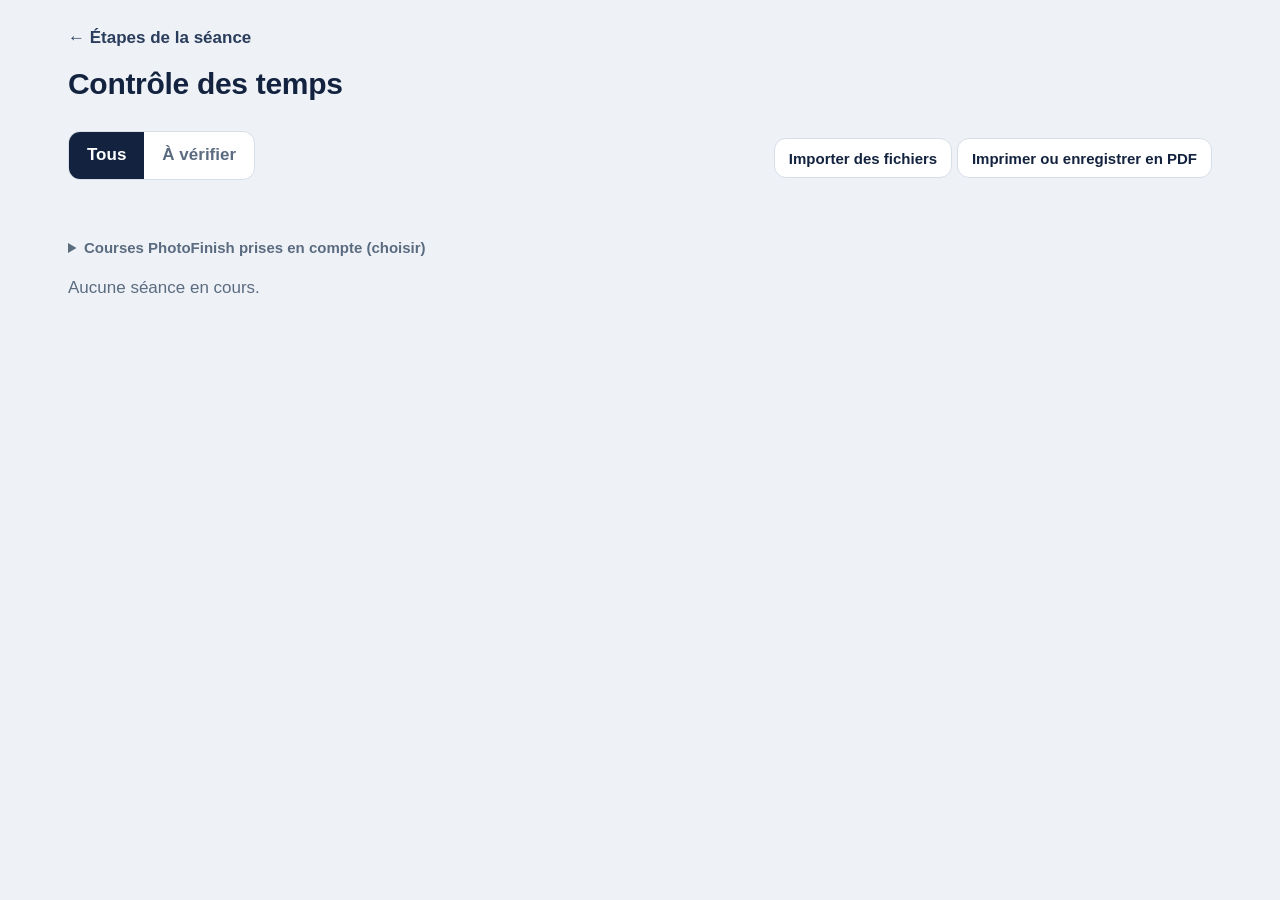
<file: hub/controle/index.html>
<!DOCTYPE html>
<html lang="fr">
<head>
<meta charset="utf-8">
<meta name="viewport" content="width=device-width, initial-scale=1, viewport-fit=cover">
<meta name="theme-color" content="#0f172a">
<link rel="stylesheet" href="../../hub.css?v=13">
<link rel="icon" href="../../icon-192.png">
<title>Contrôle des temps – Demi-fond EPS</title>
</head>
<body>
<main class="page">
  <a class="back noprint" href="../../">← Étapes de la séance</a>
  <header class="page-head">
    <p class="ctx" id="kicker"></p>
    <h1>Contrôle des temps</h1>
    <p class="hint" id="explain"></p>
  </header>
  <div id="why"></div>
  <div class="ctl-sum" id="sum"></div>
  <div class="ctl-tools noprint">
    <div class="seg" role="group" aria-label="Affichage">
      <button type="button" data-f="all" aria-pressed="true">Tous</button>
      <button type="button" data-f="warn" aria-pressed="false">À vérifier</button>
    </div>
    <span>
      <label class="btn line small filebtn">Importer des fichiers<input type="file" id="pfFiles" accept=".html,.htm,text/html" multiple></label>
      <button type="button" class="btn line small" onclick="print()">Imprimer ou enregistrer en PDF</button>
    </span>
  </div>
  <p class="status" id="pfStatus" aria-live="polite"></p>
  <div id="unknown"></div>
  <div id="fixes"></div>
  <details class="ctl-courses noprint" id="coursesBox">
    <summary>Courses PhotoFinish prises en compte (choisir)</summary>
    <div id="courses"></div>
  </details>
  <div id="table"></div>

</main>
<dialog id="pickDlg" class="sheet wide">
  <div class="sheet-body">
    <h2 id="pickTitle">Associer une vidéo</h2>
    <p class="lead" id="pickLead"></p>
    <div id="pickList" class="pick-list"></div>
  </div>
  <div class="sheet-foot"><span class="grow"></span><button type="button" class="btn solid" id="pickClose">Fermer</button></div>
</dialog>
<dialog id="zoom" class="sheet wide">
  <img id="zoomImg" alt="" class="zoom-img">
  <div class="sheet-body">
    <h2 id="zoomTitle">Arrivée</h2>
    <p class="lead" id="zoomTxt"></p>
    <div class="zoom-actions">
      <button type="button" class="btn solid" id="zoomOk">C’est bien lui</button>
      <button type="button" class="btn line" id="zoomRemove">Retirer cette arrivée</button>
      <button type="button" class="btn quiet" id="zoomReset" hidden>Revenir au nom PhotoFinish</button>
    </div>
    <p class="done-note" id="zoomOkNote"></p>
    <h3 class="zoom-sub">Ce n’est pas le bon élève ? Touche le bon :</h3>
    <input type="search" id="zoomFind" class="find" placeholder="Rechercher un élève" autocomplete="off">
    <div id="zoomWho" class="who-grid"></div>
  </div>
  <div class="sheet-foot"><span class="grow"></span><button type="button" class="btn quiet" id="zoomClose">Fermer</button></div>
</dialog>
<script>try{if(window.parent!==window&&window.parent.EPSShell)document.documentElement.classList.add("framed")}catch(e){}</script>
<script src="../hub-data.js?v=5"></script>
<script src="../controle.js?v=15"></script>
</body>
</html>
</file>
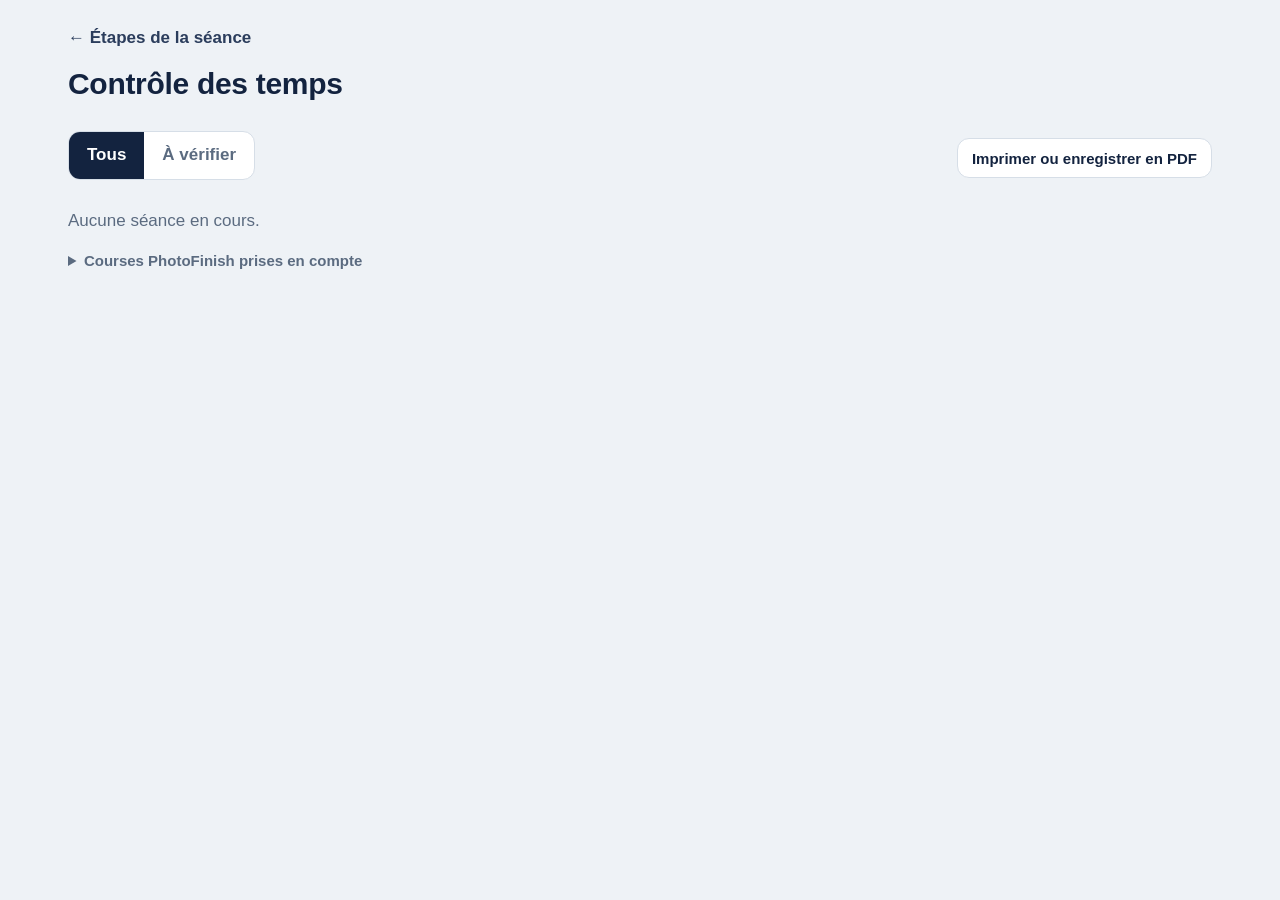
<file: hub/controle.html>
<!DOCTYPE html>
<html lang="fr">
<head>
<meta charset="utf-8">
<meta name="viewport" content="width=device-width, initial-scale=1, viewport-fit=cover">
<meta name="theme-color" content="#0f172a">
<link rel="stylesheet" href="../hub.css?v=4">
<link rel="icon" href="../icon-192.png">
<title>Contrôle des temps – Demi-fond EPS</title>
</head>
<body>
<main class="page">
  <a class="back noprint" href="../">← Étapes de la séance</a>
  <header class="page-head">
    <p class="ctx" id="kicker"></p>
    <h1>Contrôle des temps</h1>
    <p class="hint" id="explain"></p>
  </header>
  <div class="ctl-sum" id="sum"></div>
  <div class="ctl-tools noprint">
    <div class="seg" role="group" aria-label="Affichage">
      <button type="button" data-f="all" aria-pressed="true">Tous</button>
      <button type="button" data-f="warn" aria-pressed="false">À vérifier</button>
    </div>
    <button type="button" class="btn line small" onclick="print()">Imprimer ou enregistrer en PDF</button>
  </div>
  <div id="table"></div>
  <details class="ctl-courses noprint" id="coursesBox">
    <summary>Courses PhotoFinish prises en compte</summary>
    <div id="courses"></div>
  </details>
</main>
<dialog id="zoom" class="sheet"><img id="zoomImg" alt="" style="width:100%;display:block;border-radius:22px 22px 0 0"><p id="zoomTxt" style="padding:0 18px"></p><div class="actions" style="padding:0 18px 18px"><button class="btn solid" type="button" onclick="this.closest('dialog').close()">Fermer</button></div></dialog>
<script>try{if(window.parent!==window&&window.parent.EPSShell)document.documentElement.classList.add("framed")}catch(e){}</script>
<script src="./hub-data.js?v=3"></script>
<script src="./controle.js?v=1"></script>
</body>
</html>
</file>
<file: hub.css>
/* Demi-fond EPS — charte : la piste bleue (tartan bleu), marine pour le reste.
   Le bleu piste est réservé aux étapes de la séance et à l'action principale ; le violet signale ce qui est à vérifier. */
:root {
  --ink: #13233f;
  --ink-2: #2b3d5c;
  --muted: #5b6b80;
  --paper: #eef2f6;
  --surface: #ffffff;
  --line: #d6dee7;
  --line-2: #e7ecf2;
  --tartan: #1f5fbf;
  --tartan-deep: #174a96;
  --pitch: #1e7a4c;
  --pitch-soft: #e3f3ea;
  --amber: #5b3fae;
  --amber-soft: #f2eefb;
  --danger: #4b3a8f;
  --radius-m: 14px;
  --radius-l: 22px;
  --bar: 60px;
  --display: ui-rounded, "SF Pro Rounded", -apple-system, BlinkMacSystemFont, "Segoe UI", Roboto, sans-serif;
  --text: -apple-system, BlinkMacSystemFont, "Segoe UI", Roboto, sans-serif;
}
* { box-sizing: border-box; }
html, body { margin: 0; }
body {
  background: var(--paper);
  color: var(--ink);
  font: 17px/1.45 var(--text);
  -webkit-text-size-adjust: 100%;
  -webkit-tap-highlight-color: transparent;
}
button, input, select, textarea { font: inherit; color: inherit; }
button { cursor: pointer; }
:focus-visible { outline: 3px solid #2f6fd6; outline-offset: 2px; }
[hidden] { display: none !important; }
h1, h2, h3 { font-family: var(--display); letter-spacing: -0.01em; line-height: 1.15; margin: 0; }

/* ---------- boutons ---------- */
.btn {
  display: inline-flex; align-items: center; justify-content: center; gap: 8px;
  min-height: 48px; padding: 0 20px; border-radius: 12px; border: 1px solid transparent;
  font-weight: 650; font-size: 17px; text-decoration: none; white-space: nowrap;
}
.btn.cta { background: var(--tartan); color: #fff; min-height: 56px; padding: 0 26px; font-size: 18px; }
.btn.cta:active { background: var(--tartan-deep); }
.btn.solid { background: var(--ink); color: #fff; }
.btn.line { background: var(--surface); border-color: var(--line); color: var(--ink); }
.btn.quiet { background: transparent; color: var(--ink-2); padding: 0 12px; }
.btn.small { min-height: 40px; font-size: 15px; padding: 0 14px; }
.btn.danger { background: var(--surface); border-color: #d6dee7; color: var(--danger); }
.btn:disabled { opacity: .45; cursor: default; }

/* ---------- barre d'application ---------- */
.appbar {
  position: fixed; inset: 0 0 auto 0; z-index: 50;
  height: calc(var(--bar) + env(safe-area-inset-top));
  padding: env(safe-area-inset-top) max(14px, env(safe-area-inset-right)) 0 max(14px, env(safe-area-inset-left));
  background: var(--ink); color: #fff;
}
.bar { height: var(--bar); display: flex; align-items: center; gap: 14px; }
.brand { display: flex; align-items: center; gap: 10px; font-family: var(--display); font-weight: 800; font-size: 19px; white-space: nowrap; }
.mark {
  width: 34px; height: 34px; border-radius: 9px; background: var(--tartan); display: grid; place-items: center;
  font-family: var(--display); font-weight: 900; font-size: 17px; color: #fff;
  box-shadow: inset 0 0 0 2px rgba(255,255,255,.85);
}
.tabs { display: flex; gap: 4px; margin-left: auto; }
.tabs a { color: rgba(255,255,255,.75); text-decoration: none; font-weight: 650; font-size: 16px; padding: 9px 14px; border-radius: 10px; }
.tabs a[aria-current="page"] { color: #fff; background: rgba(255,255,255,.15); }
.tool-bar .back {
  display: inline-flex; align-items: center; gap: 2px; background: rgba(255,255,255,.13); color: #fff; border: 0;
  height: 42px; padding: 0 14px 0 8px; border-radius: 11px; font-weight: 650; font-size: 16px; white-space: nowrap;
}
.tool-bar .back svg { width: 22px; height: 22px; }
.tool-title { min-width: 0; flex: 1; display: flex; flex-direction: column; line-height: 1.2; }
.tool-title small { color: rgba(255,255,255,.72); font-size: 13px; font-weight: 600; }
.tool-title strong { font-family: var(--display); font-size: 18px; white-space: nowrap; overflow: hidden; text-overflow: ellipsis; }
.tool-bar .next { background: var(--tartan); color: #fff; border: 0; height: 42px; padding: 0 16px; border-radius: 11px; font-weight: 700; font-size: 16px; white-space: nowrap; }
.tool-dots { display: flex; gap: 5px; }
.tool-dots i { width: 9px; height: 9px; border-radius: 50%; background: rgba(255,255,255,.28); }
.tool-dots i.done { background: rgba(255,255,255,.8); }
.tool-dots i.on { background: var(--tartan); box-shadow: 0 0 0 2px #fff; }

/* ---------- vues ---------- */
.views { padding: calc(var(--bar) + env(safe-area-inset-top) + 28px) max(20px, env(safe-area-inset-right)) max(40px, env(safe-area-inset-bottom)) max(20px, env(safe-area-inset-left)); }
.view { max-width: 980px; margin: 0 auto; }
.view-head { display: flex; align-items: flex-end; justify-content: space-between; gap: 16px; margin-bottom: 20px; flex-wrap: wrap; }
.view-head h1 { font-size: 34px; font-weight: 800; }
.view-head p { margin: 6px 0 0; color: var(--muted); max-width: 60ch; }
.section-title { font-size: 20px; font-weight: 750; margin: 36px 0 12px; }
.muted { color: var(--muted); }

/* ---------- la piste : les étapes de la séance ---------- */
.track {
  list-style: none; margin: 0; padding: 6px; display: grid; grid-auto-flow: column; grid-auto-columns: 1fr;
  background: var(--tartan); border-radius: var(--radius-l);
  box-shadow: inset 0 0 0 3px rgba(255,255,255,.9), 0 10px 26px rgba(23,74,150,.22);
}
.track li { position: relative; }
.track li + li::before { content: ""; position: absolute; left: 0; top: 10px; bottom: 10px; width: 2px; background: rgba(255,255,255,.85); }
.lane {
  width: 100%; height: 100%; border: 0; background: transparent; color: #fff; text-align: left;
  padding: 14px 16px; border-radius: 16px; display: flex; flex-direction: column; gap: 4px; min-height: 104px;
}
.lane .n { font-family: var(--display); font-weight: 900; font-size: 40px; line-height: 1; letter-spacing: -.02em; }
.lane .l { font-weight: 650; font-size: 15px; opacity: .92; }
.lane.done .n { opacity: .55; }
.lane .tick { font-size: 20px; margin-left: 6px; vertical-align: 8px; }
.lane[aria-current="step"] { background: #fff; color: var(--tartan-deep); box-shadow: 0 4px 14px rgba(0,0,0,.18); }
.lane[aria-current="step"] .n { opacity: 1; }
@media (max-width: 720px) {
  .track { grid-auto-flow: row; grid-auto-columns: auto; }
  .track li + li::before { left: 10px; right: 10px; top: 0; bottom: auto; width: auto; height: 2px; }
  .lane { flex-direction: row; align-items: center; gap: 14px; min-height: 56px; padding: 10px 14px; }
  .lane .n { font-size: 28px; width: 40px; }
}

/* ---------- séance ---------- */
.sess-head { display: flex; justify-content: space-between; align-items: flex-start; gap: 16px; margin-bottom: 20px; flex-wrap: wrap; }
.sess-head .date { margin: 0 0 4px; color: var(--muted); font-weight: 600; }
.sess-head h1 { font-size: 38px; font-weight: 850; }
.sess-head .what { margin: 6px 0 0; font-size: 18px; color: var(--ink-2); }
.stepcard { margin-top: 18px; background: var(--surface); border-radius: var(--radius-l); padding: 26px 28px 24px; border: 1px solid var(--line); }
.stepcard .where { margin: 0 0 6px; color: var(--tartan-deep); font-weight: 700; font-size: 15px; }
.stepcard h2 { font-size: 30px; font-weight: 800; margin-bottom: 18px; }
.roles { display: grid; grid-template-columns: repeat(auto-fit, minmax(260px, 1fr)); gap: 14px 28px; }
.roles h3 { font-size: 15px; font-family: var(--text); font-weight: 700; color: var(--muted); margin-bottom: 4px; }
.roles p { margin: 0; max-width: 62ch; }
.stepcard .actions { display: flex; gap: 12px; flex-wrap: wrap; margin-top: 24px; align-items: center; }
.done-note { color: var(--pitch); font-weight: 650; }
.past { display: grid; gap: 8px; }
.past-row {
  display: flex; justify-content: space-between; align-items: center; gap: 12px; width: 100%; text-align: left;
  padding: 14px 18px; border-radius: var(--radius-m); border: 1px solid var(--line); background: var(--surface);
}
.past-row small { display: block; color: var(--muted); font-size: 14px; }
.past-row .go { color: var(--ink-2); font-weight: 650; font-size: 15px; white-space: nowrap; }

/* ---------- premier lancement ---------- */
.welcome { background: var(--surface); border: 1px solid var(--line); border-radius: var(--radius-l); padding: 30px; }
.welcome h1 { font-size: 36px; font-weight: 850; margin-bottom: 8px; }
.welcome > p { margin: 0 0 22px; color: var(--ink-2); max-width: 60ch; }
.welcome .track { margin-bottom: 24px; }
.welcome .lane { cursor: default; }
.welcome .lane .l { font-weight: 500; }
.install { margin-top: 18px; display: grid; grid-template-columns: 44px 1fr; gap: 14px; align-items: center; padding: 16px 18px; border-radius: var(--radius-m); background: var(--surface); border: 1px solid var(--line); }
.install .ic { font-size: 28px; text-align: center; }
.install p { margin: 2px 0 0; color: var(--ink-2); font-size: 15px; }

/* ---------- classes ---------- */
.class-grid { display: grid; gap: 14px; grid-template-columns: repeat(auto-fill, minmax(260px, 1fr)); }
.class-card { text-align: left; background: var(--surface); border: 1px solid var(--line); border-radius: var(--radius-m); padding: 18px; display: flex; flex-direction: column; gap: 10px; }
.class-card h3 { font-size: 24px; font-weight: 800; }
.class-card .meta { color: var(--muted); font-size: 15px; }
.faces { display: flex; min-height: 38px; }
.faces img, .faces span { width: 38px; height: 38px; border-radius: 50%; object-fit: cover; border: 2px solid #fff; margin-left: -8px; background: var(--line-2); }
.faces > :first-child { margin-left: 0; }
.faces span { display: grid; place-items: center; font-size: 13px; font-weight: 700; color: var(--muted); }
.class-card.add { border-style: dashed; align-items: center; justify-content: center; color: var(--ink-2); font-weight: 700; min-height: 140px; background: transparent; }
.found { margin-top: 18px; padding: 16px 18px; border-radius: var(--radius-m); background: var(--amber-soft); border: 1px solid #d9cdf3; }
.found p { margin: 0 0 10px; }
.found .btn { margin: 0 8px 8px 0; }

/* ---------- outils ---------- */
.tool-grid { display: grid; gap: 12px; grid-template-columns: repeat(auto-fill, minmax(280px, 1fr)); }
.tool-tile { display: grid; grid-template-columns: 52px 1fr; gap: 14px; align-items: center; text-align: left; padding: 16px; border-radius: var(--radius-m); border: 1px solid var(--line); background: var(--surface); text-decoration: none; color: inherit; }
.tool-tile .ic { width: 52px; height: 52px; border-radius: 13px; display: grid; place-items: center; font-size: 26px; background: var(--paper); }
.tool-tile strong { font-size: 18px; display: block; }
.tool-tile small { color: var(--muted); font-size: 14px; }
.notice { padding: 16px 18px; border-radius: var(--radius-m); border: 1px solid var(--line); background: var(--surface); }
.notice.warn { background: var(--amber-soft); border-color: #d9cdf3; }
.notice h3 { font-size: 18px; margin-bottom: 4px; }
.notice p { margin: 4px 0 0; }
.meter { height: 10px; border-radius: 5px; background: var(--line-2); overflow: hidden; margin-top: 10px; }
.meter i { display: block; height: 100%; background: var(--ink-2); }
.meter.full i { background: var(--danger); }
.usage { margin: 10px 0 0; padding: 0; list-style: none; font-size: 15px; }
.usage li { display: flex; justify-content: space-between; padding: 4px 0; border-top: 1px solid var(--line-2); }

/* ---------- outils ouverts dans l'application ---------- */
.frames { position: fixed; inset: calc(var(--bar) + env(safe-area-inset-top)) 0 0 0; z-index: 40; background: #fff; }
.frames iframe { position: absolute; inset: 0; width: 100%; height: 100%; border: 0; background: #fff; }
body.in-tool { overflow: hidden; }
body.in-tool .views { display: none; }

/* ---------- fenêtres ---------- */
.sheet { border: 0; border-radius: var(--radius-l); padding: 0; width: min(94vw, 680px); max-height: 92vh; overflow: auto; box-shadow: 0 30px 80px rgba(19,35,63,.35); color: var(--ink); }
.sheet.wide { width: min(96vw, 780px); }
.sheet::backdrop { background: rgba(19, 35, 63, .55); }
.sheet-body { padding: 26px 28px 8px; }
.sheet h2 { font-size: 28px; font-weight: 800; margin-bottom: 6px; }
.sheet .lead { margin: 0 0 18px; color: var(--ink-2); }
.sheet-foot { position: sticky; bottom: 0; display: flex; gap: 10px; align-items: center; justify-content: flex-end; padding: 14px 28px 20px; background: linear-gradient(rgba(255,255,255,0), #fff 30%); }
.sheet-foot .grow { flex: 1; }
.progress { display: flex; gap: 6px; margin-bottom: 18px; }
.progress i { flex: 1; height: 5px; border-radius: 3px; background: var(--line-2); }
.progress i.on { background: var(--tartan); }
.choice { display: grid; gap: 10px; grid-template-columns: repeat(auto-fit, minmax(190px, 1fr)); }
.choice label { position: relative; cursor: pointer; }
.choice input { position: absolute; opacity: 0; pointer-events: none; }
.choice .opt { display: flex; flex-direction: column; gap: 4px; height: 100%; padding: 16px 16px 15px; border-radius: var(--radius-m); border: 2px solid var(--line); background: #fff; }
.choice .opt strong { font-size: 18px; }
.choice .opt small { color: var(--muted); font-size: 14px; }
.choice .opt .need { margin-top: 6px; font-size: 13px; color: var(--ink-2); }
.choice input:checked + .opt { border-color: var(--ink); background: #f3f6fb; box-shadow: inset 0 0 0 1px var(--ink); }
.choice input:focus-visible + .opt { outline: 3px solid #2f6fd6; outline-offset: 2px; }
.toggle { display: flex; gap: 12px; align-items: flex-start; margin-top: 16px; padding: 14px 16px; border-radius: var(--radius-m); background: var(--paper); cursor: pointer; }
.toggle input { width: 22px; height: 22px; margin-top: 2px; flex: none; }
.toggle small { display: block; color: var(--muted); font-size: 14px; }
.recap .track { margin: 8px 0 16px; }
.recap ol { margin: 0; padding-left: 22px; }
.recap ol li { margin: 6px 0; }
.err { color: var(--danger); font-weight: 650; min-height: 1.2em; margin: 10px 0 0; }
.field { display: block; font-weight: 650; margin-bottom: 14px; }
.field input { display: block; width: 100%; margin-top: 6px; padding: 13px 14px; border-radius: 12px; border: 1px solid var(--line); font-size: 18px; }
.import { display: flex; flex-wrap: wrap; gap: 10px; }
.filebtn { position: relative; overflow: hidden; }
.filebtn input { position: absolute; inset: 0; opacity: 0; cursor: pointer; font-size: 0; }
.status { min-height: 1.3em; margin: 10px 0; font-weight: 600; color: var(--ink-2); font-size: 15px; }
.paste { margin: 4px 0 12px; }
.paste summary { cursor: pointer; color: var(--muted); font-size: 15px; padding: 4px 0; }
.paste textarea { width: 100%; margin: 8px 0; padding: 12px; border-radius: 12px; border: 1px solid var(--line); font-size: 16px; }
.roster-head { display: flex; justify-content: space-between; align-items: center; margin-top: 8px; gap: 10px; flex-wrap: wrap; }
.roster { display: grid; gap: 6px; margin-top: 8px; }
.srow { display: grid; grid-template-columns: 46px 1fr auto auto; gap: 10px; align-items: center; padding: 6px 8px; border: 1px solid var(--line); border-radius: 12px; background: #fff; }
.srow.check { border-color: #b9a6e6; background: var(--amber-soft); }
.srow.nosex { border-color: #b9a6e6; }
.srow img, .srow .nophoto, .face { width: 46px; height: 54px; border-radius: 9px; object-fit: cover; }
.srow .nophoto, .face.nophoto { display: grid; place-items: center; background: var(--line-2); color: var(--muted); font-weight: 800; }
.srow .nm { min-width: 0; border: 1px solid transparent; border-radius: 8px; padding: 8px; font-size: 17px; background: transparent; }
.srow .nm:focus { border-color: var(--line); background: #fff; outline: none; }
.sx { display: inline-flex; border: 1px solid var(--line); border-radius: 10px; overflow: hidden; background: #fff; }
.sx button { border: 0; background: #fff; min-width: 46px; height: 40px; font-weight: 800; color: var(--muted); }
.sx button + button { border-left: 1px solid var(--line); }
.sx button[aria-pressed="true"] { background: var(--ink); color: #fff; }
.srow .del { border: 0; background: none; color: var(--muted); font-size: 20px; padding: 6px 8px; }
.ask-list { display: grid; gap: 8px; }
.ask-row { display: grid; grid-template-columns: 46px 1fr auto; gap: 12px; align-items: center; padding: 8px 10px; border: 1px solid var(--line); border-radius: 12px; }
.ask-row .sx button { min-width: 74px; height: 48px; font-size: 16px; }
.ask-row small { display: block; color: var(--muted); font-size: 13px; }
.qr-box { display: flex; justify-content: center; padding: 12px; background: #fff; }
.qr-box img, .qr-box canvas { max-width: 100%; height: auto; }
.qr-url { word-break: break-all; color: var(--muted); font-size: 14px; text-align: center; }

/* ---------- pages Estimations / Contrôle ---------- */
.page { max-width: 1180px; margin: 0 auto; padding: max(22px, env(safe-area-inset-top)) max(18px, env(safe-area-inset-right)) 40px max(18px, env(safe-area-inset-left)); }
.page-head h1 { font-size: 30px; font-weight: 800; margin: 2px 0 6px; }
.page-head .ctx { color: var(--tartan-deep); font-weight: 700; margin: 0; }
.hint { color: var(--muted); font-size: 15px; margin: 0 0 14px; max-width: 75ch; }
.back { display: inline-block; color: var(--ink-2); font-weight: 650; text-decoration: none; padding: 4px 0 14px; }
.framed .back { display: none; }
.seg { display: inline-flex; border: 1px solid var(--line); border-radius: 12px; overflow: hidden; background: #fff; margin: 6px 0 12px; }
.seg button { border: 0; background: transparent; padding: 11px 18px; font-weight: 650; color: var(--muted); }
.seg button[aria-pressed="true"] { background: var(--ink); color: #fff; }
.find { display: block; width: 100%; padding: 13px 14px; border: 1px solid var(--line); border-radius: 12px; font-size: 17px; margin-bottom: 10px; background: #fff; }
.est-list { display: grid; gap: 6px; }
.est-row { display: grid; grid-template-columns: 46px 1fr 130px 26px; gap: 12px; align-items: center; background: #fff; border: 1px solid var(--line); border-radius: 12px; padding: 6px 10px; }
.est-row img, .est-row .nophoto, .who img, .who .nophoto { width: 46px; height: 54px; border-radius: 9px; object-fit: cover; }
.est-row .nophoto, .who .nophoto { display: grid; place-items: center; background: var(--line-2); color: var(--muted); font-weight: 800; }
.est-row input { font-family: var(--display); font-size: 24px; font-weight: 800; text-align: center; padding: 8px; border: 2px solid var(--line); border-radius: 10px; width: 100%; font-variant-numeric: tabular-nums; }
.est-row input:focus { border-color: var(--ink); outline: none; }
.est-row input.bad { border-color: var(--danger); }
.est-row .ok { color: var(--pitch); font-weight: 900; font-size: 18px; }
.ctl-sum { display: flex; flex-wrap: wrap; gap: 8px; margin: 6px 0 10px; }
.pill { padding: 7px 13px; border-radius: 999px; background: #fff; border: 1px solid var(--line); font-weight: 650; font-size: 15px; }
.pill.ok { color: var(--pitch); border-color: #bfe5cf; background: var(--pitch-soft); }
.pill.bad { color: var(--amber); border-color: #d9cdf3; background: var(--amber-soft); }
.ctl-tools { display: flex; justify-content: space-between; align-items: center; gap: 10px; flex-wrap: wrap; }
.tablewrap { overflow-x: auto; background: #fff; border: 1px solid var(--line); border-radius: var(--radius-m); }
table.ctl { border-collapse: collapse; width: 100%; font-size: 15px; }
table.ctl th, table.ctl td { padding: 9px 12px; border-bottom: 1px solid var(--line-2); text-align: left; vertical-align: middle; }
table.ctl thead th { background: #f6f8fb; font-size: 14px; color: var(--muted); font-weight: 650; }
table.ctl tr.warn { background: #f7f4fd; }
.who { display: flex; align-items: center; gap: 10px; min-width: 190px; font-weight: 400; }
.rc { display: flex; align-items: center; gap: 10px; min-width: 240px; }
.rl { display: grid; gap: 3px; font-variant-numeric: tabular-nums; }
.rl .ok { color: var(--pitch); }
.rl .bad { color: var(--amber); }
.thumb { border: 0; padding: 0; background: var(--line-2); border-radius: 8px; width: 64px; height: 48px; overflow: hidden; cursor: zoom-in; flex: none; }
.thumb img { width: 100%; height: 100%; object-fit: cover; display: block; }
.ctl-courses { margin-top: 16px; color: var(--muted); font-size: 15px; }
.ctl-courses summary { cursor: pointer; font-weight: 650; }
.empty { color: var(--muted); }

/* ---------- espace élève ---------- */
.student { max-width: 760px; margin: 0 auto; padding: max(28px, env(safe-area-inset-top)) 20px 40px; }
.student-head { display: flex; align-items: center; gap: 14px; margin-bottom: 26px; }
.student-head h1 { font-size: 32px; font-weight: 850; }
.student-head p { margin: 2px 0 0; color: var(--muted); }
.big-actions { display: grid; gap: 14px; }
.big-actions a { display: grid; grid-template-columns: 64px 1fr; gap: 16px; align-items: center; padding: 22px; border-radius: var(--radius-l); text-decoration: none; color: inherit; background: var(--surface); border: 1px solid var(--line); }
.big-actions a.primary { background: var(--tartan); color: #fff; border-color: var(--tartan); }
.big-actions .ic { font-size: 40px; text-align: center; }
.big-actions strong { display: block; font-family: var(--display); font-size: 24px; }
.big-actions small { font-size: 16px; opacity: .85; }

@media (max-width: 640px) {
  .tabs a { padding: 8px 10px; font-size: 15px; }
  .brand .name { display: none; }
  .tool-dots { display: none; }
  .sess-head h1, .view-head h1, .welcome h1 { font-size: 30px; }
  .stepcard { padding: 20px; }
  .stepcard h2 { font-size: 25px; }
  .sheet-body { padding: 22px 18px 8px; }
  .sheet-foot { padding: 12px 18px 18px; }
}
@media (prefers-reduced-motion: no-preference) {
  .lane { transition: background .2s, color .2s; }
}
@media print {
  .noprint, #epsHubHome, .appbar { display: none !important; }
  body { background: #fff; }
  .tablewrap { border: 0; overflow: visible; }
  table.ctl { font-size: 11px; }
  tr { break-inside: avoid; }
}

/* association des photos du trombinoscope */
.pgrid { display: grid; gap: 10px; grid-template-columns: repeat(auto-fill, minmax(170px, 1fr)); }
.pcard { border: 1px solid var(--line); border-radius: 12px; padding: 8px; display: grid; gap: 6px; background: #fff; }
.pcard.auto { border-color: #b9a6e6; background: var(--amber-soft); }
.pcard.ok { border-color: #bfe5cf; }
.pcard img { width: 100%; aspect-ratio: 3 / 4; object-fit: cover; border-radius: 8px; background: var(--line-2); }
.pcard select, .pcard input { width: 100%; font-size: 15px; padding: 8px; border-radius: 8px; border: 1px solid var(--line); background: #fff; }
.pcard small { color: var(--muted); font-size: 12px; }
.alias { display: grid; grid-template-columns: minmax(160px, 1fr) minmax(180px, 1.2fr); gap: 10px; align-items: center; margin-top: 8px; }
.alias span { font-weight: 650; }
.alias select { font-size: 16px; padding: 9px; border-radius: 10px; border: 1px solid var(--line); background: #fff; }
.swap { margin-bottom: 10px; }
.swap .btn { margin-top: 10px; }
#unknown .notice + .notice { margin-top: 10px; }

.fixbtn { border: 0; background: none; padding: 0; color: var(--ink-2); text-decoration: underline; font-size: 13px; text-align: left; justify-self: start; }
.who-select { display: block; width: 100%; margin-top: 6px; padding: 12px; border-radius: 12px; border: 1px solid var(--line); font-size: 17px; background: #fff; }
#why .notice { margin: 4px 0 12px; }
.course-row { display: flex; gap: 10px; align-items: center; padding: 8px 0; border-top: 1px solid var(--line-2); color: var(--ink); cursor: pointer; }
.course-row input { width: 20px; height: 20px; }
.course-row small { color: var(--muted); }

/* Terminer la séance */
.endsteps { list-style: none; margin: 0; padding: 0; display: grid; gap: 12px; counter-reset: st; }
.endsteps li { counter-increment: st; position: relative; padding: 16px 16px 16px 58px; border: 1px solid var(--line); border-radius: var(--radius-m); background: #fff; }
.endsteps li::before { content: counter(st); position: absolute; left: 16px; top: 14px; width: 30px; height: 30px; border-radius: 50%; background: var(--tartan); color: #fff; display: grid; place-items: center; font-family: var(--display); font-weight: 800; }
.endsteps p { margin: 4px 0 10px; color: var(--ink-2); font-size: 15px; }
.endsteps .done-note { margin: 8px 0 0; }
.saved-tag { display: inline-block; font-size: 13px; font-weight: 650; padding: 2px 9px; border-radius: 999px; margin-left: 8px; vertical-align: 2px; }
.saved-tag.ok { background: var(--pitch-soft); color: var(--pitch); }
.saved-tag.todo { background: var(--amber-soft); color: var(--amber); }
.past-class { margin: 18px 0 6px; font-size: 16px; font-weight: 750; color: var(--ink-2); }
.remind { display: flex; justify-content: space-between; align-items: center; gap: 12px; flex-wrap: wrap; margin-bottom: 18px; }
.remind p { margin: 2px 0 0; }
.past-actions { display: flex; gap: 6px; flex-wrap: wrap; justify-content: flex-end; }
.tool-tile.filebtn { cursor: pointer; }
.pick-list { display: grid; gap: 8px; }
.pick-row { display: grid; grid-template-columns: 72px 1fr; gap: 12px; align-items: center; text-align: left; padding: 8px; border: 1px solid var(--line); border-radius: 12px; background: #fff; }
.pick-row .thumb { width: 72px; height: 54px; }
.pick-row strong { display: block; font-variant-numeric: tabular-nums; }
.pick-row small { color: var(--muted); font-size: 14px; }
.fixes-box { margin: 0 0 12px; }
.fix-row { display: flex; justify-content: space-between; align-items: center; gap: 10px; padding: 6px 0; border-top: 1px solid var(--line-2); color: var(--ink); }
.zoom-img { width: 100%; max-height: 46vh; object-fit: contain; background: #0f1a2e; display: block; border-radius: 22px 22px 0 0; }
.zoom-actions { display: flex; flex-wrap: wrap; gap: 10px; margin: 6px 0 4px; }
.zoom-actions .btn { min-height: 52px; }
.zoom-sub { font-size: 17px; margin: 18px 0 8px; }
.who-grid { display: grid; gap: 8px; grid-template-columns: repeat(auto-fill, minmax(190px, 1fr)); }
.who-btn { display: grid; grid-template-columns: 40px 1fr; gap: 10px; align-items: center; text-align: left; padding: 6px 10px 6px 6px; border: 1px solid var(--line); border-radius: 12px; background: #fff; min-height: 56px; }
.who-btn img, .who-btn .nophoto { width: 40px; height: 46px; border-radius: 8px; object-fit: cover; }
.who-btn .nophoto { display: grid; place-items: center; background: var(--line-2); color: var(--muted); font-weight: 800; }
.who-btn strong { font-weight: 750; }
.col-extra { color: var(--amber); font-weight: 750; text-transform: none; }
table.ctl thead th .btn { margin-top: 4px; }
.plan { margin-top: 16px; padding: 16px; border-radius: var(--radius-m); background: var(--paper); }
.plan-chips { display: flex; flex-wrap: wrap; gap: 8px; margin: -4px 0 14px; }
.plan-chips button { border: 1px solid var(--line); background: #fff; border-radius: 999px; padding: 9px 14px; font-weight: 650; font-size: 15px; }
.plan-chips button[aria-pressed="true"] { background: var(--ink); color: #fff; border-color: var(--ink); }
.field.split span { display: flex; align-items: center; gap: 8px; font-weight: 500; }
.field.split input { width: 110px; display: inline-block; margin-top: 6px; }

/* Séance libre sur fiche : choix de la fiche */
.sheetpick h3 { margin: 0 0 12px; font-size: 17px; }
.choice.sheets { grid-template-columns: repeat(auto-fit, minmax(220px, 1fr)); }
.choice.sheets .opt { padding: 12px 14px; }
.choice.sheets .opt strong { font-size: 16px; }
.sheetpick .toggle { background: #fff; }
.sheet-prev { margin-top: 12px; }
.sheet-prev:empty { display: none; }
.sheet-prev svg { display: block; width: 100%; max-width: 360px; height: auto; margin: 0 auto; background: #fff; border-radius: 6px; box-shadow: 0 1px 0 var(--line), 0 6px 18px rgba(19, 35, 63, .12); }
</file>
<file: chrono/css/app.css>
:root{--bg:#eef3f8;--panel:#fff;--ink:#0f172a;--muted:#64748b;--line:#dbe3ee;--blue:#2563eb;--green:#16a34a;--amber:#f59e0b;--purple:#7c3aed;--soft:#f8fafc;--shadow:0 12px 30px rgba(15,23,42,.08)}*{box-sizing:border-box}html,body{margin:0;min-height:100%;background:var(--bg);color:var(--ink);font-family:-apple-system,BlinkMacSystemFont,"Segoe UI",Arial,sans-serif}button,input,select{font:inherit}.app{max-width:1180px;margin:auto;padding:20px 20px 70px}.topbar,.sectionHead,.performanceTop,.sheetToolbar{display:flex;justify-content:space-between;align-items:flex-start;gap:12px}.topbar{margin-bottom:14px}.eyebrow{margin:0 0 4px;font-size:11px;font-weight:900;letter-spacing:.12em;text-transform:uppercase;color:var(--blue)}h1{margin:0;font-size:36px;letter-spacing:-.04em}.subtitle{margin:6px 0;color:var(--muted)}.topActions{display:flex;gap:8px;align-items:center}.offlineBadge{font-size:11px;font-weight:900;padding:8px 10px;border-radius:999px;background:#dcfce7;color:#166534}.btn{border:1px solid var(--line);background:#fff;color:var(--ink);border-radius:14px;padding:11px 14px;font-weight:850;cursor:pointer}.btn.primary{background:linear-gradient(135deg,#2563eb,#4338ca);color:#fff;border:0}.btn.soft{background:var(--soft)}.btn.ghost{background:#ffffffcc}.btn.big{min-height:58px;font-size:17px}.btn.tiny{padding:8px 10px;font-size:12px}.btn.full{width:100%}.btn.carnet{background:linear-gradient(135deg,#7c3aed,#2563eb);color:#fff;border:0;min-height:60px;font-size:18px}.card,.timerCard{background:#fff;border:1px solid var(--line);border-radius:22px;box-shadow:var(--shadow)}.card{padding:18px;margin-top:14px}.modeGrid{display:grid;grid-template-columns:repeat(3,1fr);gap:10px;margin:14px 0}.modeCard{position:relative}.modeCard input{position:absolute;opacity:0}.modeCard span{display:flex;flex-direction:column;gap:5px;border:1px solid var(--line);border-radius:18px;padding:15px;min-height:95px}.modeCard input:checked+span{border-color:#93b4ff;background:#eef4ff;box-shadow:inset 0 0 0 2px #d8e5ff}.modeCard small{color:var(--muted)}.configArea,.addRunnerBlock{padding-top:14px;border-top:1px solid var(--line)}.configGrid{display:grid;grid-template-columns:repeat(3,1fr);gap:10px}.field{display:flex;flex-direction:column;gap:6px}.field span{font-size:11px;font-weight:900;color:#475569;text-transform:uppercase}.field input,.field select,.addRunner input,.addRunner select{min-height:46px;border:1px solid var(--line);border-radius:13px;padding:0 12px;background:#fff}.ccfInfo{padding:14px;border-radius:16px;background:#f8fafc;display:flex;flex-direction:column;gap:5px}.configMessage{color:#92400e;font-size:12px;font-weight:800}.configRecap,.perfRecap,.runnerSetupList{display:flex;flex-wrap:wrap;gap:8px;margin:10px 0}.configRecap span,.perfRecap span,.runnerChip{background:#eef2ff;color:#3730a3;padding:7px 10px;border-radius:999px;font-size:12px;font-weight:800}.runnerChip button{border:0;background:transparent}.addRunner{display:grid;grid-template-columns:1.3fr .7fr 1fr 1fr auto;gap:8px}.timerCard{padding:24px;background:linear-gradient(145deg,#0f172a,#172554);color:#fff;border:0;text-align:center;max-width:900px;margin:14px auto}.timerTop{display:flex;flex-direction:column;align-items:center;gap:8px}.label{font-size:11px;color:#cbd5e1;font-weight:900;text-transform:uppercase}.mainTime{font-variant-numeric:tabular-nums;font-size:72px;font-weight:950;letter-spacing:-.05em}.statusPill{border-radius:999px;padding:8px 11px;font-size:11px;font-weight:900}.statusPill.idle{background:#334155}.statusPill.running{background:#dcfce7;color:#166534}.activeRunnerBanner{max-width:620px;margin:18px auto 4px;padding:15px 18px;border-radius:18px;display:flex;flex-direction:column;gap:4px}.activeRunnerBanner strong{font-size:25px}.activeRunnerBanner span{font-weight:800}.activeRunnerBanner.green{background:#dcfce7;color:#14532d}.activeRunnerBanner.blue{background:#dbeafe;color:#1e3a8a}.roundActions{display:flex;justify-content:center;align-items:center;gap:22px;margin-top:20px}.roundBtn{width:112px;height:112px;border-radius:50%;border:5px solid rgba(255,255,255,.2);color:#fff;font-size:15px;font-weight:950;box-shadow:0 8px 22px #0003;touch-action:manipulation}.roundBtn:active{transform:scale(.94)}.roundBtn.start{background:#16a34a}.roundBtn.lap{background:#2563eb}.roundBtn.reset{background:#475569}.roundBtn:disabled{opacity:.35}.raceTabs{display:flex;justify-content:center;gap:8px;flex-wrap:wrap;align-items:center;margin:12px 0}.raceTabs button{border:1px solid var(--line);background:#fff;border-radius:999px;padding:9px 12px;font-weight:850}.raceTabs button.active{background:#0f172a;color:#fff}.runnersGrid{display:grid;grid-template-columns:repeat(2,minmax(260px,1fr));gap:14px;max-width:900px;margin:auto}.runnerCard{border:3px solid transparent;border-radius:22px;padding:18px;min-height:180px;display:flex;flex-direction:column;gap:9px;box-shadow:0 6px 14px #0f172a0d;text-align:center;cursor:pointer}.runnerCard.green{background:#f0fdf4;border-color:#bbf7d0}.runnerCard.blue{background:#eff6ff;border-color:#bfdbfe}.runnerCard.green.active{border-color:#16a34a;box-shadow:0 0 0 4px #dcfce7}.runnerCard.blue.active{border-color:#2563eb;box-shadow:0 0 0 4px #dbeafe}.runnerName{font-size:23px;font-weight:950}.runnerMeta,.runnerSubMetric{font-size:13px;color:var(--muted)}.runnerMainMetric{font-size:28px;font-weight:950;font-variant-numeric:tabular-nums}.empty{padding:24px;text-align:center;color:var(--muted);background:#f8fafc;border-radius:14px}.tableWrap{overflow:auto;border-radius:14px}.resultsTable{width:100%;border-collapse:collapse;min-width:780px}.resultsTable th,.resultsTable td{border-bottom:1px solid var(--line);padding:10px 8px;text-align:center;font-variant-numeric:tabular-nums}.resultsTable th{background:#f8fafc;color:#475569;font-size:11px;text-transform:uppercase}.resultsTable td:first-child{text-align:left}.deltaGood{color:#15803d;font-weight:900}.deltaBad{color:#92400e;font-weight:900}.statsGrid,.scoreGrid{display:grid;grid-template-columns:repeat(2,1fr);gap:10px;margin-top:14px}.statCard,.scoreCard{border:1px solid var(--line);border-radius:16px;padding:14px}.scoreCard{display:flex;flex-direction:column;gap:7px}.scoreTotal{font-size:18px;font-weight:950}.statRow{display:flex;justify-content:space-between;padding:6px 0;border-bottom:1px solid #edf2f7;font-size:12px}.choiceDialog,.sheetDialog{border:0;padding:0;background:transparent}.choiceDialog{max-width:560px;width:calc(100% - 32px)}dialog::backdrop{background:#0f172a88;backdrop-filter:blur(4px)}.dialogPanel{background:#fff;border-radius:22px;padding:18px}.choiceBtn{width:100%;border:1px solid var(--line);background:#f8fafc;border-radius:16px;padding:15px;text-align:left;margin-bottom:9px}.choiceBtn.active{border-color:#2563eb;background:#eff6ff;box-shadow:0 0 0 3px #dbeafe}.choiceBtn.active strong{color:#1d4ed8}.choiceBtn.active::after{content:"✓ Sélectionné";display:block;margin-top:6px;color:#1d4ed8;font-weight:900}.choiceBtn strong,.choiceBtn span{display:block}.choiceBtn span{font-size:12px;color:var(--muted);margin-top:4px}.sheetDialog{width:100vw;max-width:none;height:100vh;max-height:none;margin:0}.sheetPanel{min-height:100%;background:#e9eef5;padding:16px}.sheetToolbar{max-width:900px;margin:0 auto 12px}.captureSheet{max-width:900px;margin:auto;background:#fff;border-radius:22px;padding:28px;color:#0f172a}.captureTitle{text-align:center;border-bottom:3px solid #2563eb;padding-bottom:14px;margin-bottom:18px}.captureTitle h2{margin:0;font-size:30px}.captureTitle p{margin:5px 0;color:#64748b}.captureRunner{margin:18px 0 28px}.captureTable{width:100%;border-collapse:collapse}.captureTable th,.captureTable td{padding:10px;border-bottom:1px solid #dbe3ee;text-align:center}.captureTable th{background:#eff6ff;font-size:11px;text-transform:uppercase}.captureHint{text-align:center;color:#64748b;font-size:12px}.toast{position:fixed;left:50%;bottom:22px;transform:translateX(-50%);background:#0f172a;color:#fff;border-radius:999px;padding:11px 16px;font-size:12px;font-weight:800;z-index:1000}.hidden{display:none!important}@media(max-width:980px){.modeGrid{grid-template-columns:1fr}.configGrid,.statsGrid{grid-template-columns:repeat(2,1fr)}.addRunner{grid-template-columns:1fr 1fr}}@media(max-width:620px){.app{padding:12px}.topbar,.sectionHead{flex-direction:column}.configGrid,.runnersGrid,.statsGrid,.scoreGrid,.addRunner{grid-template-columns:1fr}.mainTime{font-size:50px}.roundActions{gap:9px}.roundBtn{width:90px;height:90px}.captureSheet{padding:16px;border-radius:14px}}

/* Le bloc entier suit immédiatement le coureur sélectionné. */
.timerCard.runner-green{background:linear-gradient(145deg,#14532d,#166534);box-shadow:0 18px 44px rgba(22,101,52,.24)}
.timerCard.runner-blue{background:linear-gradient(145deg,#1e3a8a,#1d4ed8);box-shadow:0 18px 44px rgba(29,78,216,.24)}
.timerCard.runner-green .label,.timerCard.runner-green .timerMetric span{color:#dcfce7}
.timerCard.runner-blue .label,.timerCard.runner-blue .timerMetric span{color:#dbeafe}
.timerCard.runner-green .activeRunnerBanner,.timerCard.runner-blue .activeRunnerBanner{border-color:rgba(255,255,255,.4)}

.startReminder{max-width:720px;margin:20px auto 0;padding:12px 16px;border-radius:14px;background:rgba(255,255,255,.12);font-size:15px;line-height:1.5;color:#fff}
.resetConfirmMessage{max-width:720px;margin:18px auto 0;padding:18px;border:2px solid #fbbf24;border-radius:18px;background:#fffbeb;color:#78350f;line-height:1.45}
.resetConfirmMessage p{margin:8px 0 12px}.roundBtn.reset.reset-armed{background:#b45309;border-color:#fde68a;font-size:12px;box-shadow:0 0 0 4px #fbbf2444}
.projectionTag{padding:7px 12px;border-radius:999px;background:#eef2ff;color:#4338ca;font-size:12px;font-weight:800}.projectionPanel h2{margin:0}.projectionPanel .sectionHead p{color:var(--muted);margin:8px 0 16px}
.projectionResults{display:grid;grid-template-columns:repeat(2,minmax(0,1fr));gap:14px;margin-top:16px}.projectionCard{padding:18px;border:2px solid #bbf7d0;border-radius:18px;background:#f0fdf4;display:flex;flex-direction:column;gap:8px}.projectionCard.blue{background:#eff6ff;border-color:#bfdbfe}.projectionCard h3{margin:0}.projectionTime{font-size:36px;font-variant-numeric:tabular-nums;color:#14532d}.projectionCard.blue .projectionTime{color:#1e3a8a}.projectionCard p{color:#475569;margin:4px 0;font-size:13px;line-height:1.5}.projectionDisclaimer{grid-column:1/-1;font-size:13px;color:#64748b;line-height:1.5;margin:0}
@media(max-width:620px){.projectionResults{grid-template-columns:1fr}}
</file>
<file: chrono/css/clarity.css>
/* =========================================================
   CHRONO CARNET EPS
   CLARTE TERRAIN + OUTILS ENTRAINEMENT
========================================================= */

:root {
  --student1: #16a34a;
  --student1-dark: #14532d;
  --student1-soft: #dcfce7;
  --student1-pale: #f0fdf4;

  --student2: #2563eb;
  --student2-dark: #1e3a8a;
  --student2-soft: #dbeafe;
  --student2-pale: #eff6ff;

  --home-ink: #0f172a;
  --home-muted: #64748b;
  --home-line: #dbe3ee;
  --home-panel: #ffffff;
  --home-soft: #f8fafc;

  --blue: #2563eb;
  --blue-dark: #1d4ed8;
  --indigo: #4338ca;

  --orange: #ea580c;
  --orange-soft: #fff7ed;

  --purple: #7c3aed;
  --purple-soft: #f5f3ff;

  --red: #dc2626;
}


/* =========================================================
   PAGE GENERALE
========================================================= */

#setupPanel {
  padding: 26px;
  border-radius: 28px;
  box-shadow:
    0 22px 55px rgba(15, 23, 42, .09);
}

.topbar {
  align-items: center;
  margin-bottom: 18px;
}

.topbar h1 {
  font-size: clamp(32px, 4vw, 44px);
  line-height: 1;
}

.topbar .subtitle {
  margin-top: 8px;
  font-size: 15px;
}

.topActions {
  flex-wrap: wrap;
  justify-content: flex-end;
}

.offlineBadge {
  min-height: 36px;
  display: inline-flex;
  align-items: center;
  padding: 8px 13px;
  font-size: 12px;
}

#setupPanel > h2 {
  margin: 0 0 16px;
  font-size: 26px;
  line-height: 1.15;
  letter-spacing: -.025em;
}


/* =========================================================
   CHOIX PRINCIPAL : ENTRAINEMENT / CCF
========================================================= */

.modeGrid.twoModes {
  grid-template-columns: repeat(2, minmax(0, 1fr));
  gap: 16px;
  margin: 0 0 18px;
}

.modeCard {
  position: relative;
  cursor: pointer;
}

.modeCard input {
  position: absolute;
  opacity: 0;
  pointer-events: none;
}

.modeCard > span {
  position: relative;

  display: flex;
  flex-direction: column;
  justify-content: center;

  min-height: 126px;

  padding:
    20px
    58px
    20px
    22px;

  border:
    2px solid var(--home-line);

  border-radius:
    22px;

  background:
    #ffffff;

  box-shadow:
    0 6px 16px
    rgba(15, 23, 42, .05);

  transition:
    transform .15s ease,
    border-color .15s ease,
    background .15s ease,
    box-shadow .15s ease;
}

.modeCard > span:hover {
  transform:
    translateY(-2px);

  border-color:
    #cbd5e1;

  box-shadow:
    0 12px 25px
    rgba(15, 23, 42, .08);
}

.modeCard strong {
  font-size:
    20px;

  line-height:
    1.2;

  color:
    var(--home-ink);
}

.modeCard small {
  margin-top:
    6px;

  color:
    var(--home-muted);

  font-size:
    14px;

  line-height:
    1.4;
}

.modeCard input:checked + span {
  border-color:
    #7aa2ff;

  background:
    linear-gradient(
      135deg,
      #f8fbff,
      #eef2ff
    );

  box-shadow:
    inset 0 0 0 2px #dbeafe,
    0 12px 28px rgba(37, 99, 235, .11);
}

.modeCard input:checked + span::after {
  content:
    "✓";

  position:
    absolute;

  top:
    14px;

  right:
    14px;

  width:
    30px;

  height:
    30px;

  display:
    grid;

  place-items:
    center;

  border-radius:
    999px;

  background:
    var(--blue);

  color:
    #ffffff;

  font-size:
    15px;

  font-weight:
    950;
}


/* =========================================================
   ZONE ENTRAINEMENT
========================================================= */

.configArea {
  margin-top:
    8px;

  padding-top:
    22px;

  border-top:
    1px solid var(--home-line);
}

.trainingToolSelector {
  margin-bottom:
    20px;
}

.trainingToolTitle {
  margin:
    0 0 14px;

  font-size:
    21px;

  letter-spacing:
    -.02em;
}


/* =========================================================
   4 OUTILS ENTRAINEMENT
========================================================= */

.trainingToolsGrid {
  display:
    grid;

  grid-template-columns:
    repeat(4, minmax(0, 1fr));

  gap:
    12px;

  margin:
    0;
}

.trainingToolCard > span {
  min-height:
    158px;

  padding:
    18px 42px 17px 18px;

  justify-content:
    flex-start;
}

.trainingToolCard strong {
  font-size:
    17px;

  line-height:
    1.2;
}

.trainingToolCard small {
  font-size:
    13px;

  line-height:
    1.45;
}


/* Chrono simple */

.trainingToolCard:nth-child(1)
input:checked + span {
  border-color:
    #38bdf8;

  background:
    linear-gradient(
      145deg,
      #ffffff,
      #f0f9ff
    );

  box-shadow:
    inset 0 0 0 2px #e0f2fe,
    0 12px 25px rgba(14, 165, 233, .12);
}


/* Chrono performance */

.trainingToolCard:nth-child(2)
input:checked + span {
  border-color:
    #22c55e;

  background:
    linear-gradient(
      145deg,
      #ffffff,
      #f0fdf4
    );

  box-shadow:
    inset 0 0 0 2px #dcfce7,
    0 12px 25px rgba(22, 163, 74, .12);
}


/* Minuteur */

.trainingToolCard:nth-child(3)
input:checked + span {
  border-color:
    #f97316;

  background:
    linear-gradient(
      145deg,
      #ffffff,
      #fff7ed
    );

  box-shadow:
    inset 0 0 0 2px #ffedd5,
    0 12px 25px rgba(234, 88, 12, .12);
}


/* VMA */

.trainingToolCard:nth-child(4)
input:checked + span {
  border-color:
    #8b5cf6;

  background:
    linear-gradient(
      145deg,
      #ffffff,
      #f5f3ff
    );

  box-shadow:
    inset 0 0 0 2px #ede9fe,
    0 12px 25px rgba(124, 58, 237, .12);
}


/* =========================================================
   SOUS-CONFIGURATIONS
========================================================= */

.trainingSubConfig {
  margin-top:
    18px;

  padding:
    18px;

  border:
    1px solid var(--home-line);

  border-radius:
    20px;

  background:
    #ffffff;

  box-shadow:
    0 6px 18px rgba(15, 23, 42, .045);
}


/* =========================================================
   BLOCS D'INFORMATION
========================================================= */

.trainingInfoBox {
  display:
    flex;

  flex-direction:
    column;

  gap:
    6px;

  padding:
    17px 18px;

  border:
    1px solid #bae6fd;

  border-left:
    5px solid #0ea5e9;

  border-radius:
    16px;

  background:
    #f0f9ff;
}

.trainingInfoBox strong {
  font-size:
    17px;
}

.trainingInfoBox span {
  color:
    #475569;

  font-size:
    14px;

  line-height:
    1.45;
}


/* Minuteur */

#trainingTimerConfig
.trainingInfoBox {
  border-color:
    #fed7aa;

  border-left-color:
    var(--orange);

  background:
    var(--orange-soft);
}


/* VMA */

.vmaInfoBox {
  border-color:
    #ddd6fe;

  border-left-color:
    var(--purple);

  background:
    var(--purple-soft);
}


/* =========================================================
   GRILLES CONFIG
========================================================= */

.configGrid {
  gap:
    14px;
}

.trainingSubConfig
.configGrid {
  margin-top:
    16px;
}

.field {
  display:
    flex;

  flex-direction:
    column;

  gap:
    7px;
}

.field > span {
  font-size:
    11px;

  font-weight:
    900;

  color:
    #475569;

  text-transform:
    uppercase;

  letter-spacing:
    .045em;
}

.field input,
.field select,
.addRunner input,
.addRunner select {
  min-height:
    52px;

  border:
    2px solid var(--home-line);

  border-radius:
    15px;

  padding:
    0 12px;

  background:
    #ffffff;

  color:
    var(--home-ink);

  font-size:
    15px;
}

.field input:focus,
.field select:focus,
.addRunner input:focus,
.addRunner select:focus {
  outline:
    none;

  border-color:
    #7aa2ff;

  box-shadow:
    0 0 0 4px
    rgba(37, 99, 235, .10);
}


/* =========================================================
   MINUTEUR : APERCU CONFIGURATION
========================================================= */

.timerPreview {
  display:
    grid;

  grid-template-columns:
    repeat(3, 1fr);

  gap:
    10px;

  margin-top:
    16px;
}

.timerPreview > div {
  display:
    flex;

  flex-direction:
    column;

  align-items:
    center;

  justify-content:
    center;

  min-height:
    88px;

  padding:
    12px;

  border:
    1px solid #fed7aa;

  border-radius:
    16px;

  background:
    #fffaf5;

  text-align:
    center;
}

.timerPreview span {
  margin-bottom:
    5px;

  color:
    #9a3412;

  font-size:
    11px;

  font-weight:
    900;

  text-transform:
    uppercase;
}

.timerPreview strong {
  color:
    #7c2d12;

  font-size:
    20px;
}


/* =========================================================
   VMA : EXPLICATION
========================================================= */

.vmaExplanation {
  margin-top:
    16px;

  padding:
    16px 18px;

  border:
    1px solid #ddd6fe;

  border-radius:
    16px;

  background:
    #faf8ff;
}

.vmaExplanation strong {
  color:
    #5b21b6;

  font-size:
    16px;
}

.vmaExplanation p {
  margin:
    8px 0 0;

  color:
    #475569;

  font-size:
    13px;

  line-height:
    1.5;
}


/* =========================================================
   INFO CCF
========================================================= */

.ccfInfo {
  margin:
    6px 0 18px;

  padding:
    16px 18px;

  border:
    1px solid #dbeafe;

  border-left:
    5px solid var(--blue);

  border-radius:
    18px;

  background:
    linear-gradient(
      135deg,
      #f8fbff,
      #f4f7ff
    );

  display:
    flex;

  flex-direction:
    column;

  gap:
    6px;
}

.ccfInfo strong {
  font-size:
    16px;
}

.ccfInfo span {
  color:
    #475569;

  font-size:
    14px;

  line-height:
    1.45;
}


/* =========================================================
   AJOUT COUREURS
========================================================= */

.addRunnerBlock {
  margin-top:
    20px;

  padding-top:
    22px;

  border-top:
    1px solid var(--home-line);
}

.addRunnerBlock h3 {
  margin:
    0 0 14px;

  font-size:
    22px;

  letter-spacing:
    -.02em;
}

.addRunner {
  grid-template-columns:
    minmax(140px, 1fr)
    minmax(140px, 1fr)
    minmax(100px, .8fr)
    minmax(110px, .8fr)
    auto;

  gap:
    10px;

  align-items:
    end;
}

.estimateBox {
  padding:
    12px;

  border:
    1px solid var(--home-line);

  border-radius:
    16px;

  background:
    var(--home-soft);
}

.estimateBox > span {
  display:
    block;

  margin-bottom:
    8px;

  color:
    #475569;

  font-size:
    11px;

  font-weight:
    900;

  text-transform:
    uppercase;
}

.estimateInputs {
  display:
    flex;

  align-items:
    center;

  gap:
    6px;
}

.estimateInputs input {
  width:
    68px;

  min-height:
    44px;

  padding:
    0 6px;

  text-align:
    center;
}

.estimateInputs b {
  font-size:
    12px;

  color:
    #64748b;
}

#addRunnerBtn {
  min-height:
    52px;

  border-radius:
    15px;

  padding:
    0 20px;

  box-shadow:
    0 8px 18px rgba(37, 99, 235, .17);
}


/* =========================================================
   COUREURS AJOUTES
========================================================= */

.runnerSetupList {
  display:
    grid;

  grid-template-columns:
    repeat(2, minmax(0, 1fr));

  gap:
    12px;

  margin:
    16px 0 18px;
}

.runnerChip {
  position:
    relative;

  display:
    flex;

  align-items:
    center;

  min-height:
    60px;

  padding:
    12px 44px 12px 15px;

  border:
    2px solid var(--home-line);

  border-radius:
    17px;

  background:
    #ffffff;

  color:
    #1e293b;

  font-size:
    13px;

  line-height:
    1.35;
}

.runnerChip:nth-child(1) {
  border-color:
    #86efac;

  background:
    var(--student1-pale);

  color:
    var(--student1-dark);
}

.runnerChip:nth-child(2) {
  border-color:
    #93c5fd;

  background:
    var(--student2-pale);

  color:
    var(--student2-dark);
}

.runnerChip:nth-child(1)::before,
.runnerChip:nth-child(2)::before {
  margin-right:
    10px;

  padding:
    5px 8px;

  border-radius:
    999px;

  color:
    white;

  font-size:
    10px;

  font-weight:
    950;
}

.runnerChip:nth-child(1)::before {
  content:
    "ÉLÈVE 1";

  background:
    var(--student1);
}

.runnerChip:nth-child(2)::before {
  content:
    "ÉLÈVE 2";

  background:
    var(--student2);
}


/* =========================================================
   BOUTON LANCEMENT
========================================================= */

#launchPerformanceBtn {
  min-height:
    66px;

  margin-top:
    8px;

  border-radius:
    18px;

  font-size:
    18px;

  font-weight:
    950;

  box-shadow:
    0 14px 28px rgba(37, 99, 235, .20);
}


/* =========================================================
   CHRONOMETRE PRINCIPAL
========================================================= */

.timerCard {
  border-radius:
    28px;

  box-shadow:
    0 18px 44px
    rgba(15, 23, 42, .20);
}

.mainTime {
  margin-top:
    5px;

  font-size:
    clamp(72px, 9vw, 108px);

  line-height:
    .95;

  letter-spacing:
    -.055em;

  font-variant-numeric:
    tabular-nums;
}


/* =========================================================
   BOUTONS DU CHRONO
========================================================= */

.roundActions {
  display:
    flex;

  justify-content:
    center;

  align-items:
    center;

  flex-wrap:
    wrap;

  margin-top:
    26px;

  gap:
    24px;
}

.roundBtn {
  width:
    124px;

  height:
    124px;

  border-width:
    6px;

  font-size:
    16px;

  font-weight:
    950;
}

.roundBtn.start {
  background:
    linear-gradient(
      145deg,
      #22c55e,
      #15803d
    );
}

.roundBtn.lap {
  background:
    linear-gradient(
      145deg,
      #3b82f6,
      #1d4ed8
    );
}

.roundBtn.reset {
  width:
    96px;

  height:
    96px;

  background:
    #475569;
}

.roundBtn.stop {
  background:
    linear-gradient(
      145deg,
      #ef4444,
      #b91c1c
    );
}

.timerLapButton {
  width:
    140px;

  height:
    140px;

  background:
    linear-gradient(
      145deg,
      #fb923c,
      #ea580c
    ) !important;

  font-size:
    17px;
}


/* =========================================================
   INFORMATIONS PENDANT LE MINUTEUR
========================================================= */

.timerRunInfo {
  display:
    grid;

  grid-template-columns:
    repeat(3, 1fr);

  gap:
    12px;

  max-width:
    720px;

  margin:
    20px auto 4px;
}

.timerMetric {
  display:
    flex;

  flex-direction:
    column;

  align-items:
    center;

  justify-content:
    center;

  min-height:
    94px;

  padding:
    12px;

  border:
    2px solid rgba(255,255,255,.16);

  border-radius:
    18px;

  background:
    rgba(255,255,255,.08);
}

.timerMetric span {
  color:
    #cbd5e1;

  font-size:
    11px;

  font-weight:
    900;

  text-transform:
    uppercase;
}

.timerMetric strong {
  margin-top:
    4px;

  color:
    #ffffff;

  font-size:
    27px;

  font-weight:
    950;

  font-variant-numeric:
    tabular-nums;
}

.timerUndoButton {
  margin-top:
    16px;

  color:
    #ffffff;

  border-color:
    rgba(255,255,255,.25);

  background:
    rgba(255,255,255,.10);
}


/* =========================================================
   BANDEAU ELEVE ACTIF
========================================================= */

.activeRunnerBanner {
  position:
    relative;

  max-width:
    720px;

  min-height:
    116px;

  margin:
    20px auto 8px;

  padding:
    44px 24px 18px;

  border:
    4px solid transparent;

  border-radius:
    24px;
}

.activeRunnerBanner strong {
  font-size:
    34px;

  line-height:
    1.05;

  font-weight:
    950;
}

.activeRunnerBanner span {
  margin-top:
    5px;

  font-size:
    16px;

  font-weight:
    850;
}

.activeRunnerBanner.green {
  background:
    var(--student1-soft);

  color:
    var(--student1-dark);

  border-color:
    var(--student1);
}

.activeRunnerBanner.blue {
  background:
    var(--student2-soft);

  color:
    var(--student2-dark);

  border-color:
    var(--student2);
}

.activeRunnerBanner.green::before,
.activeRunnerBanner.blue::before {
  position:
    absolute;

  top:
    11px;

  left:
    50%;

  transform:
    translateX(-50%);

  padding:
    6px 14px;

  border-radius:
    999px;

  color:
    white;

  font-size:
    12px;

  font-weight:
    950;

  letter-spacing:
    .07em;

  white-space:
    nowrap;
}

.activeRunnerBanner.green::before {
  content:
    "● ÉLÈVE 1 ACTIF";

  background:
    var(--student1);
}

.activeRunnerBanner.blue::before {
  content:
    "● ÉLÈVE 2 ACTIF";

  background:
    var(--student2);
}


/* =========================================================
   CARTES COUREURS
========================================================= */

.runnersGrid {
  gap:
    20px;
}

.runnerCard {
  position:
    relative;

  min-height:
    210px;

  padding:
    52px 22px 22px;

  border-width:
    4px;

  transition:
    transform .16s ease,
    opacity .16s ease,
    box-shadow .16s ease;
}

.runnerCard.green {
  background:
    linear-gradient(
      180deg,
      #ffffff,
      var(--student1-pale)
    );

  border-color:
    #86efac;
}

.runnerCard.blue {
  background:
    linear-gradient(
      180deg,
      #ffffff,
      var(--student2-pale)
    );

  border-color:
    #93c5fd;
}

.runnerCard.green::before,
.runnerCard.blue::before {
  position:
    absolute;

  top:
    14px;

  left:
    14px;

  padding:
    7px 13px;

  border-radius:
    999px;

  color:
    white;

  font-size:
    12px;

  font-weight:
    950;
}

.runnerCard.green::before {
  content:
    "ÉLÈVE 1";

  background:
    var(--student1);
}

.runnerCard.blue::before {
  content:
    "ÉLÈVE 2";

  background:
    var(--student2);
}

.runnerCard.green.active {
  border-color:
    var(--student1);

  box-shadow:
    0 0 0 6px var(--student1-soft),
    0 18px 36px rgba(22,163,74,.18);
}

.runnerCard.blue.active {
  border-color:
    var(--student2);

  box-shadow:
    0 0 0 6px var(--student2-soft),
    0 18px 36px rgba(37,99,235,.18);
}

.runnerCard.active {
  transform:
    scale(1.03);

  opacity:
    1;
}

.runnersGrid
.runnerCard:not(.active) {
  opacity:
    .55;

  transform:
    scale(.975);
}

.runnerName {
  font-size:
    30px;

  line-height:
    1.08;

  font-weight:
    950;
}

.runnerCard.green .runnerName {
  color:
    var(--student1-dark);
}

.runnerCard.blue .runnerName {
  color:
    var(--student2-dark);
}

.runnerMeta {
  font-size:
    15px;

  font-weight:
    800;
}

.runnerSubMetric {
  margin-top:
    auto;

  padding-top:
    10px;

  font-size:
    14px;

  font-weight:
    850;
}

.runnerMainMetric {
  margin-top:
    4px;

  font-size:
    38px;

  font-weight:
    950;
}


/* =========================================================
   FIN DU MINUTEUR
========================================================= */

.timerFinishPanel {
  border:
    2px solid #fed7aa;

  background:
    #fffaf5;
}

.partialDistanceControls {
  display:
    flex;

  align-items:
    flex-end;

  gap:
    12px;

  flex-wrap:
    wrap;
}

.partialDistanceControls .field {
  min-width:
    220px;
}

.partialDistanceUnit {
  padding-bottom:
    16px;

  color:
    #64748b;

  font-weight:
    850;
}

#validatePartialDistanceBtn {
  min-height:
    52px;
}


/* =========================================================
   RESULTATS VMA
========================================================= */

.vmaResultPanel {
  border:
    2px solid #ddd6fe;

  background:
    linear-gradient(
      145deg,
      #ffffff,
      #faf8ff
    );
}

.vmaResultGrid {
  display:
    grid;

  grid-template-columns:
    repeat(4, 1fr);

  gap:
    12px;

  margin-top:
    16px;
}

.vmaResultCard {
  display:
    flex;

  flex-direction:
    column;

  align-items:
    center;

  justify-content:
    center;

  min-height:
    112px;

  padding:
    14px;

  border:
    1px solid #ddd6fe;

  border-radius:
    18px;

  background:
    #ffffff;

  text-align:
    center;
}

.vmaResultCard span {
  color:
    #64748b;

  font-size:
    11px;

  font-weight:
    900;

  text-transform:
    uppercase;
}

.vmaResultCard strong {
  margin-top:
    7px;

  color:
    #312e81;

  font-size:
    25px;

  font-weight:
    950;
}

.vmaMainResult {
  border-color:
    #8b5cf6;

  background:
    #f5f3ff;
}

.vmaMainResult strong {
  color:
    #6d28d9;

  font-size:
    31px;
}

.vmaTrainingSpeeds {
  margin-top:
    16px;
}

.vmaDisclaimer {
  margin:
    16px 0 0;

  color:
    #64748b;

  font-size:
    12px;

  line-height:
    1.45;

  text-align:
    center;
}


/* =========================================================
   COURSE 1 / COURSE 2
========================================================= */

.raceTabs {
  margin:
    18px 0;
}

.raceTabs button {
  min-height:
    46px;

  padding:
    10px 18px;

  border-width:
    2px;

  font-size:
    14px;
}

.raceTabs button.active {
  background:
    #0f172a;

  color:
    #ffffff;

  border-color:
    #0f172a;
}


/* =========================================================
   STATISTIQUES
========================================================= */

.statsGrid
.statCard:nth-child(1) {
  border:
    3px solid var(--student1);

  background:
    var(--student1-pale);
}

.statsGrid
.statCard:nth-child(2) {
  border:
    3px solid var(--student2);

  background:
    var(--student2-pale);
}


/* =========================================================
   AFL1
========================================================= */

.scoreGrid
.scoreCard:nth-child(1) {
  border:
    3px solid var(--student1);

  background:
    var(--student1-pale);
}

.scoreGrid
.scoreCard:nth-child(2) {
  border:
    3px solid var(--student2);

  background:
    var(--student2-pale);
}


/* =========================================================
   TABLEAU RESULTATS
========================================================= */

.resultsTable th {
  position:
    sticky;

  top:
    0;

  z-index:
    2;

  font-weight:
    950;
}

.resultsTable td:first-child {
  position:
    sticky;

  left:
    0;

  z-index:
    1;

  background:
    #ffffff;

  font-size:
    14px;

  font-weight:
    900;
}

.performanceCard h2,
.resultsCard h2 {
  font-size:
    24px;

  letter-spacing:
    -.02em;
}


/* =========================================================
   IPAD
========================================================= */

@media (max-width: 1050px) {

  .trainingToolsGrid {
    grid-template-columns:
      repeat(2, minmax(0, 1fr));
  }

  .trainingToolCard > span {
    min-height:
      130px;
  }

  .addRunner {
    grid-template-columns:
      repeat(2, minmax(0, 1fr));
  }

  #addRunnerBtn {
    grid-column:
      span 2;
  }

  .vmaResultGrid {
    grid-template-columns:
      repeat(2, 1fr);
  }

}


/* =========================================================
   PETIT IPAD / MOBILE
========================================================= */

@media (max-width: 760px) {

  #setupPanel {
    padding:
      18px;

    border-radius:
      22px;
  }

  .topbar {
    align-items:
      flex-start;
  }

  .topActions {
    justify-content:
      flex-start;
  }

  #setupPanel > h2 {
    font-size:
      23px;
  }

  .modeGrid.twoModes {
    grid-template-columns:
      1fr;
  }

  .trainingToolsGrid {
    grid-template-columns:
      1fr;
  }

  .trainingToolCard > span {
    min-height:
      104px;

    padding:
      16px 48px 16px 16px;
  }

  .trainingToolCard strong {
    font-size:
      17px;
  }

  .trainingSubConfig {
    padding:
      14px;
  }

  .configGrid {
    grid-template-columns:
      1fr;
  }

  .timerPreview {
    grid-template-columns:
      1fr;
  }

  .addRunner {
    grid-template-columns:
      1fr;
  }

  #addRunnerBtn {
    grid-column:
      auto;
  }

  .runnerSetupList {
    grid-template-columns:
      1fr;
  }

  #launchPerformanceBtn {
    min-height:
      62px;

    font-size:
      17px;
  }

  .mainTime {
    font-size:
      64px;
  }

  .roundActions {
    gap:
      12px;
  }

  .roundBtn {
    width:
      96px;

    height:
      96px;
  }

  .roundBtn.reset {
    width:
      80px;

    height:
      80px;
  }

  .timerLapButton {
    width:
      112px;

    height:
      112px;
  }

  .timerRunInfo {
    grid-template-columns:
      1fr 1fr 1fr;

    gap:
      6px;
  }

  .timerMetric {
    min-height:
      78px;

    padding:
      8px;
  }

  .timerMetric strong {
    font-size:
      20px;
  }

  .activeRunnerBanner {
    min-height:
      104px;

    padding:
      42px 16px 16px;
  }

  .activeRunnerBanner strong {
    font-size:
      27px;
  }

  .runnerCard {
    min-height:
      190px;
  }

  .runnerName {
    font-size:
      26px;
  }

  .vmaResultGrid {
    grid-template-columns:
      1fr 1fr;
  }

  .vmaResultCard {
    min-height:
      96px;
  }

  .vmaResultCard strong {
    font-size:
      21px;
  }

  .partialDistanceControls {
    align-items:
      stretch;

    flex-direction:
      column;
  }

  .partialDistanceUnit {
    padding:
      0;
  }

}


/* Repères de configuration : bleu entraînement, vert 2 × 800, ocre 3 × 500. */
#setupPanel > .modeGrid.twoModes > .modeCard:nth-child(1){--mode-accent:#3b75ba;--mode-wash:#edf4ff;--mode-ink:#254f7d;--mode-line:#bed1eb}
#setupPanel > .modeGrid.twoModes > .modeCard:nth-child(2){--mode-accent:#438c70;--mode-wash:#edf7f1;--mode-ink:#285e49;--mode-line:#bedaca}
#setupPanel > .modeGrid.twoModes > .modeCard:nth-child(3){--mode-accent:#b3893c;--mode-wash:#fbf5e8;--mode-ink:#775923;--mode-line:#e4d4af}
#setupPanel > .modeGrid.twoModes > .modeCard > span{background:var(--mode-wash);border:2px solid var(--mode-line);border-left:6px solid var(--mode-accent);box-shadow:0 5px 16px #0f172a06}
#setupPanel > .modeGrid.twoModes > .modeCard strong{color:var(--mode-ink)}
#setupPanel > .modeGrid.twoModes > .modeCard small{color:#526276}
#setupPanel > .modeGrid.twoModes > .modeCard input:checked + span{background:var(--mode-wash);border-color:var(--mode-accent);box-shadow:inset 0 0 0 1px var(--mode-accent),0 8px 22px #0f172a0c}
#setupPanel > .modeGrid.twoModes > .modeCard input:checked + span::after{background:var(--mode-accent)}
#setupPanel .modeCard input:focus-visible + span{outline:3px solid #0f172a;outline-offset:3px}
#trainingToolSelector{padding:18px;border:1px solid #c9d9ef;border-left:5px solid #3b75ba;border-radius:22px;background:#f1f6fd}
#trainingToolSelector .trainingToolTitle{color:#254f7d}
#trainingToolSelector .trainingToolCard > span{background:#fff;border-color:#d2deec;box-shadow:none}
#trainingToolSelector .trainingToolCard input:checked + span{border-color:#3b75ba;background:#e8f1ff;box-shadow:inset 0 0 0 1px #3b75ba,0 5px 16px #3b75ba14}
#trainingToolSelector .trainingToolCard input:checked + span::after{background:#3b75ba}
#trainingToolSelector .trainingToolCard strong{color:#254f7d}
#runnerSetupBlock{padding:20px;border:1px solid #c7ddcf;border-left:5px solid #438c70;border-radius:22px;background:#f2f8f4}
#runnerSetupBlock > h3{color:#285e49}
#runnerSetupBlock .estimateBox{background:#fff}
#ccfConfig{background:#edf7f1;border-color:#bedaca;border-left-color:#438c70}
#ccfConfig strong{color:#285e49}
#exam500Config{background:#fbf5e8;border-color:#e4d4af;border-left-color:#b3893c}
#exam500Config strong{color:#775923}
@media(min-width:1051px){#setupPanel > .modeGrid.twoModes{grid-template-columns:repeat(3,minmax(0,1fr));gap:12px}#setupPanel > .modeGrid.twoModes > .modeCard > span{height:100%;min-height:150px;padding:20px 42px 20px 18px}}
@media(max-width:760px){#trainingToolSelector,#runnerSetupBlock{padding:14px;border-radius:18px}}


/* Preparation in focused steps */
.setupHeading { margin-bottom: 24px; }
.setupHeading h2 { font-size: clamp(1.65rem, 4vw, 2.3rem); margin: 6px 0 10px; }
#setupHint { color: #526174; line-height: 1.5; margin: 0; }
#setupTitle:focus { outline: none; }
#setupPanel[data-step="cover"] { padding: clamp(22px, 4vw, 44px); }
#setupPanel[data-step="cover"] .modeCard { min-height: 145px; justify-content: center; }
.setupNavigation { display: flex; align-items: center; justify-content: space-between; gap: 14px; margin-top: 24px; }
.setupNavigation:has(button:not(.hidden)) + #launchPerformanceBtn:not(.hidden) { margin-top: 14px; }
#trainingToolSelector .trainingToolTitle { display: none; }
#setupPanel .hidden { display: none !important; }
@media (max-width: 600px) {
  #setupPanel[data-step="cover"] .modeCard { min-height: 108px; }
  .setupNavigation .btn { min-height: 48px; }
}

/* Cover: one title panel, then three equally sized mode choices. */
.setup-cover .app { max-width: 1400px; padding: 20px clamp(16px, 3vw, 40px) 32px; }
.setup-cover .topbar { justify-content: flex-end; margin-bottom: 18px; }
.setup-cover .topbar > div:first-child { display: none; }
.setup-cover .topActions { flex-wrap: wrap; justify-content: flex-end; width: 100%; }
#setupPanel[data-step="cover"] { padding: 0; border: 0; background: transparent; box-shadow: none; }
#setupPanel[data-step="cover"] .setupHeading {
  display: flex; align-items: center; justify-content: center; text-align: center;
  min-height: clamp(130px, 20vh, 200px); padding: 28px 20px; margin-bottom: 24px;
  border: 1px solid #dbe3ee; border-radius: 26px; background: #fff;
  box-shadow: 0 10px 28px #0f172a08;
}
#setupPanel[data-step="cover"] #setupTitle { margin: 0; font-size: clamp(2rem, 4.5vw, 3.5rem); line-height: 1.15; letter-spacing: -.035em; }
#setupPanel[data-step="cover"] #setupProgress,
#setupPanel[data-step="cover"] #setupHint,
#setupPanel[data-step="cover"] .setupNavigation { display: none; }
#setupPanel[data-step="cover"] #setupModes { grid-template-columns: repeat(3, minmax(0, 1fr)); gap: 20px; margin: 0; align-items: stretch; }
#setupPanel[data-step="cover"] #setupModes .modeCard { display: flex; min-height: 0; }
#setupPanel[data-step="cover"] #setupModes .modeCard > span {
  width: 100%; min-height: clamp(190px, 28vh, 280px); height: 100%;
  padding: 36px 24px; text-align: center; align-items: center; border-radius: 24px;
}
#setupPanel[data-step="cover"] #setupModes .modeCard strong { font-size: clamp(1.15rem, 2vw, 1.6rem); line-height: 1.3; }
#setupPanel[data-step="cover"] #setupModes .modeCard small { max-width: 30ch; font-size: 15px; line-height: 1.55; margin-top: 12px; }
@media (max-width: 699px) {
  .setup-cover .app { padding: 14px 14px 24px; }
  #setupPanel[data-step="cover"] .setupHeading { min-height: 120px; padding: 24px 16px; margin-bottom: 18px; border-radius: 22px; }
  #setupPanel[data-step="cover"] #setupModes { grid-template-columns: 1fr; gap: 14px; }
  #setupPanel[data-step="cover"] #setupModes .modeCard > span { min-height: 130px; padding: 24px 40px; border-radius: 22px; }
}

/* Tool selection uses the same title-and-cards layout as the cover. */
.setup-tools .app { max-width: 1400px; padding: 20px clamp(16px, 3vw, 40px) 32px; }
.setup-tools .topbar { justify-content: flex-end; margin-bottom: 18px; }
.setup-tools .topbar > div:first-child { display: none; }
.setup-tools .topActions { flex-wrap: wrap; justify-content: flex-end; width: 100%; }
#setupPanel[data-step="tools"] { padding: 0; border: 0; background: transparent; box-shadow: none; }
#setupPanel[data-step="tools"] .setupHeading {
  display: flex; justify-content: center; align-items: center; text-align: center;
  min-height: clamp(130px, 20vh, 200px); padding: 28px 20px; margin-bottom: 24px;
  border: 1px solid #dbe3ee; border-radius: 26px; background: #fff; box-shadow: 0 10px 28px #0f172a08;
}
#setupPanel[data-step="tools"] #setupTitle { margin: 0; font-size: clamp(1.7rem, 3.2vw, 2.8rem); line-height: 1.2; letter-spacing: -.035em; }
#setupPanel[data-step="tools"] #setupProgress,
#setupPanel[data-step="tools"] #setupHint { display: none; }
#setupPanel[data-step="tools"] #trainingConfig { margin: 0; padding: 0; border: 0; }
#setupPanel[data-step="tools"] #trainingToolSelector { margin: 0; padding: 0; border: 0; background: transparent; }
#setupPanel[data-step="tools"] .trainingToolsGrid { grid-template-columns: repeat(4, minmax(0, 1fr)); gap: 20px; align-items: stretch; }
#setupPanel[data-step="tools"] .trainingToolCard { display: flex; }
#setupPanel[data-step="tools"] .trainingToolCard > span {
  width: 100%; height: 100%; min-height: clamp(190px, 28vh, 280px); padding: 36px 22px;
  border-radius: 24px; border-width: 2px; border-left: 6px solid #3b75ba;
  background: #edf4ff; text-align: center; align-items: center; justify-content: center;
}
#setupPanel[data-step="tools"] .trainingToolCard strong { font-size: clamp(1.1rem, 1.8vw, 1.5rem); line-height: 1.3; }
#setupPanel[data-step="tools"] .trainingToolCard small { max-width: 30ch; font-size: 15px; line-height: 1.55; margin-top: 12px; }
#setupPanel[data-step="tools"] .setupNavigation { margin-top: 24px; }
@media (min-width: 700px) and (max-width: 1050px) {
  #setupPanel[data-step="tools"] .trainingToolsGrid { grid-template-columns: repeat(2, minmax(0, 1fr)); }
  #setupPanel[data-step="tools"] .trainingToolCard > span { min-height: 170px; padding: 28px 24px; }
}
@media (max-width: 699px) {
  .setup-tools .app { padding: 14px 14px 24px; }
  #setupPanel[data-step="tools"] .setupHeading { min-height: 120px; padding: 24px 16px; margin-bottom: 18px; border-radius: 22px; }
  #setupPanel[data-step="tools"] .trainingToolsGrid { grid-template-columns: 1fr; gap: 14px; }
  #setupPanel[data-step="tools"] .trainingToolCard > span { min-height: 130px; padding: 24px 40px; border-radius: 22px; }
}

/* Distinct, restrained colors for each tool. */
#trainingToolSelector .trainingToolCard:has(input[value="simple"]) { --tool-accent: #3b75ba; --tool-wash: #edf4ff; --tool-line: #bed1eb; --tool-ink: #254f7d; }
#trainingToolSelector .trainingToolCard:has(input[value="chrono"]) { --tool-accent: #438c70; --tool-wash: #edf7f1; --tool-line: #bedaca; --tool-ink: #285e49; }
#trainingToolSelector .trainingToolCard:has(input[value="timer"]) { --tool-accent: #b3893c; --tool-wash: #fbf5e8; --tool-line: #e4d4af; --tool-ink: #775923; }
#trainingToolSelector .trainingToolCard:has(input[value="vma"]) { --tool-accent: #8264ad; --tool-wash: #f4effa; --tool-line: #d4c7e6; --tool-ink: #614483; }
#setupPanel[data-step="tools"] #trainingToolSelector .trainingToolCard > span {
  background: var(--tool-wash); border-color: var(--tool-line); border-left-color: var(--tool-accent);
}
#setupPanel[data-step="tools"] #trainingToolSelector .trainingToolCard strong { color: var(--tool-ink); }
#setupPanel[data-step="tools"] #trainingToolSelector .trainingToolCard small { color: #526276; }
#setupPanel[data-step="tools"] #trainingToolSelector .trainingToolCard input:checked + span {
  background: var(--tool-wash); border-color: var(--tool-accent);
  box-shadow: inset 0 0 0 1px var(--tool-accent), 0 8px 22px #0f172a0c;
}
#setupPanel[data-step="tools"] #trainingToolSelector .trainingToolCard input:checked + span::after { background: var(--tool-accent); }


/* Chrono Performance: centered QR sharing action in the setup navigation. */
#setupPanel[data-step="settings"] .setupNavigation:has(#shareChronoQrBtn:not(.hidden)) {
  display: grid;
  grid-template-columns: minmax(0, 1fr) auto minmax(0, 1fr);
  align-items: center;
}
#setupPanel[data-step="settings"] .setupNavigation #setupBackBtn { justify-self: start; }
#setupPanel[data-step="settings"] .setupNavigation #setupNextBtn { justify-self: end; }
.qrShareAction {
  justify-self: center;
  display: inline-flex;
  align-items: center;
  justify-content: center;
  gap: 10px;
  min-height: 50px;
  padding: 12px 22px;
  border: 1px solid #bfdbfe;
  border-radius: 15px;
  background: linear-gradient(135deg, #eff6ff, #e0f2fe);
  color: #1d4ed8;
  font-weight: 750;
  box-shadow: 0 4px 12px rgba(29, 78, 216, .09);
  transition: background .15s ease, transform .15s ease;
}
.qrShareAction:hover { background: #dbeafe; transform: translateY(-1px); }
.qrShareIcon { font-size: 24px; font-weight: 800; line-height: 1; }
@media (max-width: 600px) {
  #setupPanel[data-step="settings"] .setupNavigation:has(#shareChronoQrBtn:not(.hidden)) {
    grid-template-columns: minmax(0, 1fr) minmax(0, 1.5fr) minmax(0, 1fr);
    gap: 7px;
  }
  .qrShareAction { gap: 5px; padding: 10px 7px; font-size: 12px; }
  .qrShareIcon { font-size: 19px; }
  #setupPanel[data-step="settings"] .setupNavigation #setupNextBtn,
  #setupPanel[data-step="settings"] .setupNavigation #setupBackBtn { padding: 10px 8px; font-size: 12px; white-space: nowrap; }
}
</file>
<file: scan/app.css>
:root{
  font-family:Inter,-apple-system,BlinkMacSystemFont,"Segoe UI",sans-serif;
  color:#172033;
  background:#f4f7fb
}

*{
  box-sizing:border-box
}

body{
  margin:0
}

header{
  padding:24px max(24px,4vw);
  background:#fff;
  display:flex;
  justify-content:space-between;
  align-items:center;
  border-bottom:1px solid #e2e8f0
}

h1{
  margin:3px 0;
  font-size:30px
}

h2{
  margin-top:0
}

p{
  color:#64748b
}

button,
.button,
input,
select,
textarea{
  font:inherit;
  border-radius:12px;
  border:1px solid #cbd5e1;
  padding:11px 13px;
  background:#fff
}

button,
.button{
  cursor:pointer;
  font-weight:700
}

button:disabled{
  opacity:.45;
  cursor:not-allowed
}

header button,
#addGroup,
#addStudent,
#camera,
#readText,
.primary-action{
  background:#3157d5;
  color:white;
  border-color:#3157d5
}

nav{
  display:flex;
  gap:8px;
  padding:12px max(24px,4vw);
  background:#fff
}

nav button.active{
  background:#e8edff;
  color:#2849b8
}

main{
  padding:22px max(24px,4vw)
}

.hidden{
  display:none!important
}

.toolbar,
.form,
.filters{
  display:flex;
  gap:8px;
  flex-wrap:wrap;
  margin-bottom:16px
}

.card{
  background:#fff;
  border:1px solid #e2e8f0;
  border-radius:20px;
  padding:20px;
  box-shadow:0 8px 28px #0f172a0a
}

.table{
  overflow:auto;
  -webkit-overflow-scrolling:touch
}

table{
  width:100%;
  border-collapse:collapse;
  min-width:850px
}

th,
td{
  text-align:left;
  padding:12px;
  border-bottom:1px solid #eef2f7
}

th{
  font-size:12px;
  text-transform:uppercase;
  color:#64748b
}

.filter.active{
  background:#3157d5;
  color:#fff
}

.scanGrid{
  display:grid;
  grid-template-columns:1.15fr .85fr;
  gap:18px
}

.camera{
  position:relative;
  background:#0f172a;
  border-radius:18px;
  overflow:hidden;
  aspect-ratio:4/3;
  margin:14px 0
}

.camera video{
  width:100%;
  height:100%;
  object-fit:cover
}

.target{
  position:absolute;
  inset:18%;
  border:4px solid #5eead4;
  border-radius:22px
}

.empty{
  padding:28px;
  text-align:center;
  color:#64748b;
  background:#f8fafc;
  border-radius:14px
}

.toast{
  position:fixed;
  left:50%;
  bottom:30px;
  transform:translateX(-50%);
  padding:16px 22px;
  background:#065f46;
  color:#fff;
  border-radius:14px;
  font-weight:800;
  box-shadow:0 10px 40px #0003;
  z-index:1000
}

.scan-ok{
  padding:18px;
  border-radius:16px;
  background:#ecfdf5;
  color:#065f46;
  font-size:20px;
  font-weight:800
}

.scan-bad{
  padding:18px;
  border-radius:16px;
  background:#fff7ed;
  color:#9a3412;
  font-weight:800
}

textarea{
  width:100%;
  margin:10px 0;
  min-height:90px
}


/* =========================================================
   GROUPES / EVALUATIONS / ARCHIVES
   ========================================================= */

.session-manager{
  margin-bottom:18px;
  border-color:#dbe4f0
}

.session-manager-header,
.session-manager-empty,
.archives-header{
  display:flex;
  justify-content:space-between;
  align-items:flex-start;
  gap:18px
}

.session-manager-header h2,
.session-manager-empty h2,
.archives-header h2{
  margin:2px 0 4px
}

.session-manager-header p,
.session-manager-empty p,
.archives-header p{
  margin:0
}

.session-manager-eyebrow{
  font-size:11px;
  font-weight:900;
  letter-spacing:.08em;
  color:#3157d5;
  margin-bottom:5px
}

.session-manager-actions{
  display:flex;
  gap:8px;
  flex-wrap:wrap;
  justify-content:flex-end
}

.session-list{
  display:flex;
  flex-direction:column;
  gap:10px;
  margin-top:18px
}

.session-row{
  display:flex;
  justify-content:space-between;
  align-items:center;
  gap:18px;
  padding:14px;
  border:1px solid #dfe6ee;
  border-radius:14px;
  background:#f8fafc
}

.session-row.active{
  border-color:#3157d5;
  background:#eef2ff;
  box-shadow:0 0 0 2px #3157d51a
}

.session-main{
  min-width:220px;
  flex:1
}

.session-title-line{
  display:flex;
  align-items:center;
  gap:8px;
  flex-wrap:wrap
}

.session-title-line strong{
  font-size:16px
}

.session-active-badge{
  display:inline-flex;
  align-items:center;
  border-radius:999px;
  padding:4px 8px;
  background:#3157d5;
  color:white;
  font-size:11px;
  font-weight:800
}

.session-meta{
  display:flex;
  gap:10px;
  flex-wrap:wrap;
  margin-top:7px;
  color:#64748b;
  font-size:13px
}

.session-status{
  display:inline-flex;
  border-radius:999px;
  padding:2px 8px;
  font-weight:800;
  font-size:12px
}

.status-open{
  background:#dcfce7;
  color:#166534
}

.status-closed{
  background:#fef3c7;
  color:#92400e
}

.status-locked{
  background:#e2e8f0;
  color:#334155
}

.session-controls{
  display:flex;
  align-items:center;
  gap:7px;
  flex-wrap:wrap;
  justify-content:flex-end
}

.session-controls button,
.session-controls select{
  padding:8px 10px;
  border-radius:9px
}

.session-controls .session-scan{
  background:#3157d5;
  color:white;
  border-color:#3157d5
}

.session-controls .session-results{
  background:#eef2ff;
  color:#2849b8;
  border-color:#cbd5ff
}

.session-empty{
  margin-top:16px;
  padding:20px;
  background:#f8fafc;
  border:1px dashed #cbd5e1;
  border-radius:14px;
  color:#64748b
}

.session-empty p{
  margin-bottom:0
}

.group-archives-panel{
  margin-bottom:18px;
  border-color:#dbe4f0
}

.archive-list{
  display:flex;
  flex-direction:column;
  gap:10px;
  margin-top:18px
}

.archive-row{
  display:flex;
  align-items:center;
  justify-content:space-between;
  gap:16px;
  padding:14px;
  background:#f8fafc;
  border:1px solid #e2e8f0;
  border-radius:14px
}

.archive-meta{
  margin-top:4px;
  font-size:13px;
  color:#64748b
}

.restore-group{
  background:#eef2ff;
  color:#2849b8;
  border-color:#cbd5ff
}


/* =========================================================
   CCF - CHOIX DE LA VUE
   ========================================================= */

.ccf-view-tabs{
  display:flex;
  gap:8px;
  margin:8px 0 18px;
  flex-wrap:wrap
}

.ccf-view-button{
  background:#f1f5f9;
  color:#475569;
  border:1px solid #dbe3ee;
  padding:11px 16px
}

.ccf-view-button.active{
  background:#3157d5;
  border-color:#3157d5;
  color:#fff
}


/* =========================================================
   TABLEAU DETAILLE
   ========================================================= */

.ccf-detailed-view{
  width:100%;
  overflow-x:auto;
  overflow-y:visible;
  border:1px solid #dfe6ee;
  border-radius:14px;
  -webkit-overflow-scrolling:touch
}

.ccf-detailed-table{
  min-width:2050px;
  border-collapse:separate;
  border-spacing:0;
  font-size:13px
}

.ccf-detailed-table th,
.ccf-detailed-table td{
  white-space:nowrap;
  text-align:center;
  vertical-align:middle;
  padding:10px 9px;
  border-right:1px solid #e5e7eb;
  border-bottom:1px solid #e5e7eb
}

.ccf-detailed-table thead th{
  position:sticky;
  top:0;
  z-index:3;
  color:#172033;
  font-size:11px;
  font-weight:800;
  text-transform:none;
  background:#e5e7eb
}

.ccf-detailed-table th:nth-child(1),
.ccf-detailed-table td:nth-child(1){
  position:sticky;
  left:0;
  z-index:2;
  min-width:180px;
  max-width:180px;
  text-align:left;
  background:#f8fafc
}

.ccf-detailed-table thead th:nth-child(1){
  z-index:5;
  background:#d8dde3
}

.ccf-detailed-table th:nth-child(2),
.ccf-detailed-table td:nth-child(2){
  min-width:75px
}

.ccf-detailed-table th:nth-child(3),
.ccf-detailed-table td:nth-child(3){
  background:#fff3c4
}

.ccf-detailed-table th:nth-child(4),
.ccf-detailed-table td:nth-child(4){
  background:#f8fafc
}

.ccf-detailed-table th:nth-child(5),
.ccf-detailed-table td:nth-child(5){
  background:#e7f5e1
}

.ccf-detailed-table th:nth-child(6),
.ccf-detailed-table td:nth-child(6){
  background:#fff3c4
}

.ccf-detailed-table th:nth-child(7),
.ccf-detailed-table td:nth-child(7){
  background:#f8fafc
}

.ccf-detailed-table th:nth-child(8),
.ccf-detailed-table td:nth-child(8){
  background:#e7f5e1
}

.ccf-detailed-table th:nth-child(9),
.ccf-detailed-table td:nth-child(9){
  background:#dff4fb
}

.ccf-detailed-table th:nth-child(10),
.ccf-detailed-table td:nth-child(10){
  background:#dff4fb
}

.ccf-detailed-table th:nth-child(11),
.ccf-detailed-table td:nth-child(11){
  background:#f4dcfa
}

.ccf-detailed-table th:nth-child(12),
.ccf-detailed-table td:nth-child(12){
  background:#d8f2fb
}

.ccf-detailed-table th:nth-child(13),
.ccf-detailed-table td:nth-child(13){
  background:#e9ddff
}

.ccf-detailed-table th:nth-child(14),
.ccf-detailed-table td:nth-child(14){
  background:#ddd1ff
}

.ccf-detailed-table th:nth-child(15),
.ccf-detailed-table td:nth-child(15){
  background:#b9df78;
  font-weight:800
}

.ccf-detailed-table th:nth-child(16),
.ccf-detailed-table td:nth-child(16){
  background:#eef2f7
}

.ccf-detailed-table th:nth-child(17),
.ccf-detailed-table td:nth-child(17){
  background:#d9f2bf
}

.ccf-detailed-table th:nth-child(18),
.ccf-detailed-table td:nth-child(18){
  background:#cceba9
}

.ccf-detailed-table th:nth-child(19),
.ccf-detailed-table td:nth-child(19){
  background:#d9efff;
  font-weight:900
}

.ccf-detailed-table select{
  min-width:75px;
  padding:7px 8px;
  border-radius:8px
}

.ccf-detailed-table button{
  padding:8px 10px;
  white-space:nowrap
}


/* =========================================================
   TABLEAU SAISIE RAPIDE
   ========================================================= */

.ccf-quick-view{
  margin-top:8px
}

.ccf-quick-header{
  display:flex;
  align-items:flex-start;
  justify-content:space-between;
  gap:20px;
  margin:6px 0 16px
}

.ccf-quick-header h3{
  margin:0 0 4px;
  font-size:20px
}

.ccf-quick-header p{
  margin:0;
  font-size:14px
}

.ccf-quick-table-container{
  border:1px solid #dfe6ee;
  border-radius:14px;
  overflow:auto;
  -webkit-overflow-scrolling:touch
}

.ccf-quick-table{
  min-width:900px;
  font-size:14px
}

.ccf-quick-table th,
.ccf-quick-table td{
  text-align:center;
  vertical-align:middle;
  border-right:1px solid #e5e7eb;
  padding:10px 12px
}

.ccf-quick-table thead th{
  background:#e2e8f0;
  color:#172033;
  text-transform:none;
  font-size:12px;
  font-weight:800
}

.ccf-quick-table th:first-child,
.ccf-quick-table td:first-child{
  text-align:left;
  min-width:220px
}

.ccf-quick-table th:nth-child(2),
.ccf-quick-table td:nth-child(2){
  min-width:80px
}

.ccf-quick-table th:nth-child(3),
.ccf-quick-table td:nth-child(3){
  background:#d9efff;
  min-width:90px
}

.ccf-quick-table th:nth-child(4),
.ccf-quick-table td:nth-child(4){
  background:#eee4ff;
  min-width:120px
}

.ccf-quick-table th:nth-child(5),
.ccf-quick-table td:nth-child(5){
  background:#dff3c8;
  min-width:170px
}

.ccf-quick-table th:nth-child(6),
.ccf-quick-table td:nth-child(6){
  background:#cceba9;
  min-width:170px
}

.ccf-quick-table th:nth-child(7),
.ccf-quick-table td:nth-child(7){
  background:#d9efff;
  min-width:100px;
  font-size:16px
}

.ccf-quick-table tbody tr:nth-child(even) td:first-child,
.ccf-quick-table tbody tr:nth-child(even) td:nth-child(2){
  background:#f8fafc
}

.ccf-quick-table select{
  padding:8px 10px;
  border-radius:9px;
  min-width:105px
}

.ccf-quick-points{
  display:block;
  margin-top:5px;
  font-size:12px;
  font-weight:800;
  color:#334155
}

.ccf-quick-afl1,
.ccf-quick-final{
  font-size:16px
}


/* =========================================================
   IPAD / PETITS ECRANS
   ========================================================= */

@media(max-width:900px){

  .scanGrid{
    grid-template-columns:1fr
  }

  header{
    align-items:flex-start;
    gap:14px;
    flex-direction:column
  }

  .form input{
    flex:1 1 30%
  }

  main{
    padding:14px
  }

  .card{
    padding:14px;
    border-radius:16px
  }

  .session-manager-header,
  .session-manager-empty,
  .archives-header{
    flex-direction:column;
    align-items:stretch
  }

  .session-manager-actions{
    justify-content:flex-start
  }

  .session-manager-actions button{
    flex:1
  }

  .session-row{
    align-items:stretch;
    flex-direction:column
  }

  .session-main{
    min-width:0
  }

  .session-controls{
    justify-content:flex-start
  }

  .session-controls button,
  .session-controls select{
    flex:1 1 130px
  }

  .archive-row{
    align-items:stretch;
    flex-direction:column
  }

  .archive-row button{
    width:100%
  }

  .ccf-results-card{
    overflow:hidden
  }

  .ccf-view-tabs{
    position:sticky;
    top:0;
    z-index:10;
    background:#fff;
    padding:4px 0 10px
  }

  .ccf-view-button{
    flex:1;
    min-width:180px
  }

  .ccf-detailed-table{
    font-size:12px
  }

  .ccf-detailed-table th,
  .ccf-detailed-table td{
    padding:9px 7px
  }

  .ccf-detailed-table th:nth-child(1),
  .ccf-detailed-table td:nth-child(1){
    min-width:160px;
    max-width:160px
  }

  .ccf-quick-table{
    min-width:820px
  }

  .ccf-quick-table th:first-child,
  .ccf-quick-table td:first-child{
    position:sticky;
    left:0;
    z-index:2;
    background:#fff;
    min-width:190px
  }

  .ccf-quick-table thead th:first-child{
    z-index:4;
    background:#e2e8f0
  }

}
</file>
<file: scan/modern-ui.css>
/* =========================================================
   DEMIFOND SCAN CCF — MODERN UI
   Surcouche visuelle uniquement
   ========================================================= */

:root{
  --ui-bg:#f3f6fb;
  --ui-surface:#ffffff;
  --ui-surface-soft:#f8fafc;
  --ui-border:#e2e8f0;
  --ui-text:#162033;
  --ui-muted:#64748b;
  --ui-primary:#3157d5;
  --ui-primary-dark:#2445b8;
  --ui-primary-soft:#eef2ff;
  --ui-success:#15803d;
  --ui-success-soft:#ecfdf3;
  --ui-warning:#b45309;
  --ui-warning-soft:#fff7ed;
  --ui-danger:#b91c1c;
  --ui-danger-soft:#fef2f2;
  --ui-radius:20px;
  --ui-shadow:0 12px 35px rgba(15,23,42,.07);
}


/* =========================================================
   GLOBAL
   ========================================================= */

body{
  background:
    radial-gradient(
      circle at 15% 0%,
      rgba(49,87,213,.07),
      transparent 26%
    ),
    var(--ui-bg);
  color:var(--ui-text);
}

main{
  max-width:1600px;
  margin:0 auto;
  padding-top:26px;
  padding-bottom:50px;
}

h1,
h2,
h3{
  letter-spacing:-.025em;
}

h2{
  color:var(--ui-text);
}

p{
  line-height:1.5;
}

button,
.button,
input,
select,
textarea{
  transition:
    border-color .15s ease,
    box-shadow .15s ease,
    transform .15s ease,
    background .15s ease;
}

button:hover:not(:disabled),
.button:hover{
  transform:translateY(-1px);
}

button:active:not(:disabled){
  transform:translateY(0);
}

input:focus,
select:focus,
textarea:focus{
  outline:none;
  border-color:var(--ui-primary);
  box-shadow:0 0 0 4px rgba(49,87,213,.11);
}


/* =========================================================
   HEADER
   ========================================================= */

header{
  position:relative;
  border:0;
  color:#fff;
  background:
    linear-gradient(
      120deg,
      #162554 0%,
      #253f99 55%,
      #3157d5 100%
    );
  padding:26px max(24px,4vw);
  box-shadow:
    0 12px 35px rgba(23,37,84,.18);
}

header small{
  display:inline-flex;
  padding:5px 9px;
  margin-bottom:5px;
  border-radius:999px;
  background:rgba(255,255,255,.13);
  color:#dbe5ff;
  font-weight:800;
  letter-spacing:.08em;
}

header h1{
  margin:5px 0 3px;
  color:#fff;
  font-size:clamp(26px,3vw,36px);
}

header p{
  margin:4px 0 0;
  color:#d7e0ff;
}

header > div:last-child{
  display:flex;
  align-items:center;
  justify-content:flex-end;
  gap:9px;
  flex-wrap:wrap;
}

header button,
header .button{
  min-height:44px;
  background:rgba(255,255,255,.13);
  color:#fff;
  border:1px solid rgba(255,255,255,.25);
  backdrop-filter:blur(8px);
}

header button:hover,
header .button:hover{
  background:rgba(255,255,255,.21);
}


/* =========================================================
   NAVIGATION
   ========================================================= */

nav{
  position:sticky;
  top:0;
  z-index:50;
  gap:8px;
  padding:11px max(24px,4vw);
  border-bottom:1px solid var(--ui-border);
  box-shadow:0 5px 18px rgba(15,23,42,.04);
}

nav button{
  border:0;
  color:#526078;
  background:transparent;
  padding:11px 18px;
}

nav button:hover{
  background:#f1f5f9;
}

nav button.active{
  color:var(--ui-primary-dark);
  background:var(--ui-primary-soft);
  box-shadow:
    inset 0 0 0 1px rgba(49,87,213,.12);
}


/* =========================================================
   CARTES
   ========================================================= */

.card{
  border:1px solid rgba(203,213,225,.8);
  border-radius:var(--ui-radius);
  box-shadow:var(--ui-shadow);
}

.card + .card{
  margin-top:18px;
}


/* =========================================================
   TOOLBAR ESPACES
   ========================================================= */

.toolbar{
  align-items:center;
  padding:12px;
  margin-bottom:18px;
  background:rgba(255,255,255,.72);
  border:1px solid var(--ui-border);
  border-radius:18px;
  box-shadow:0 6px 24px rgba(15,23,42,.04);
  backdrop-filter:blur(10px);
}

.toolbar #groups{
  min-width:260px;
  flex:1;
  font-weight:700;
}

#addGroup{
  min-height:44px;
  padding-left:18px;
  padding-right:18px;
  box-shadow:
    0 7px 18px rgba(49,87,213,.2);
}

#archive{
  color:#9f1239;
  border-color:#fecdd3;
  background:#fff1f2;
}


/* =========================================================
   VUE "MES ESPACES"
   ========================================================= */

#spacesOverview{
  overflow:hidden;
  margin-bottom:18px;
  padding:24px;
}

.spaces-overview-head{
  display:flex;
  align-items:flex-start;
  justify-content:space-between;
  gap:20px;
  margin-bottom:18px;
}

.spaces-overview-head h2{
  margin:3px 0 4px;
  font-size:24px;
}

.spaces-overview-head p{
  margin:0;
}

.spaces-grid{
  display:grid;
  grid-template-columns:
    repeat(auto-fit,minmax(235px,1fr));
  gap:14px;
}

.space-card{
  position:relative;
  display:flex;
  flex-direction:column;
  align-items:flex-start;
  gap:7px;
  min-height:160px;
  padding:20px;
  text-align:left;
  border:1px solid var(--ui-border);
  border-radius:18px;
  background:
    linear-gradient(
      145deg,
      #fff 0%,
      #f8fafc 100%
    );
  box-shadow:
    0 6px 18px rgba(15,23,42,.045);
}

.space-card::before{
  content:"";
  position:absolute;
  left:0;
  top:18px;
  bottom:18px;
  width:4px;
  border-radius:0 4px 4px 0;
  background:#cbd5e1;
}

.space-card:hover{
  border-color:#b6c4e6;
  box-shadow:
    0 12px 28px rgba(15,23,42,.08);
}

.space-card strong{
  padding-right:10px;
  color:#172033;
  font-size:18px;
  line-height:1.3;
}

.space-card span{
  color:var(--ui-muted);
  font-size:14px;
  font-weight:600;
}

.space-card b{
  margin-top:auto;
  color:var(--ui-primary);
  font-size:13px;
}

.space-card.active{
  border-color:#8da4ed;
  background:
    linear-gradient(
      145deg,
      #f8faff 0%,
      #eef2ff 100%
    );
  box-shadow:
    0 0 0 3px rgba(49,87,213,.08),
    0 12px 28px rgba(49,87,213,.09);
}

.space-card.active::before{
  background:var(--ui-primary);
}


/* =========================================================
   GESTION DES ÉVALUATIONS
   ========================================================= */

.session-manager{
  padding:24px;
}

.session-manager-eyebrow{
  color:var(--ui-primary);
  font-size:11px;
  letter-spacing:.12em;
}

.session-manager-header h2{
  font-size:24px;
}

.session-manager-actions .primary-action{
  min-height:44px;
  box-shadow:
    0 7px 18px rgba(49,87,213,.18);
}

.session-list{
  gap:12px;
}

.session-row{
  padding:16px 17px;
  border-radius:16px;
  background:#fff;
  box-shadow:
    0 5px 15px rgba(15,23,42,.035);
}

.session-row:hover{
  border-color:#c6d1e2;
}

.session-row.active{
  border-color:#8da4ed;
  background:
    linear-gradient(
      90deg,
      #f5f7ff 0%,
      #fff 70%
    );
  box-shadow:
    inset 4px 0 0 var(--ui-primary),
    0 8px 22px rgba(49,87,213,.07);
}

.session-title-line strong{
  font-size:17px;
}

.session-active-badge{
  background:var(--ui-primary);
  padding:5px 9px;
}

.session-status{
  padding:4px 9px;
}

.status-open{
  background:var(--ui-success-soft);
  color:var(--ui-success);
}

.status-closed{
  background:#fff7df;
  color:#a16207;
}

.status-locked{
  background:#eef2f7;
  color:#475569;
}

.session-controls button,
.session-controls select{
  min-height:38px;
}

.session-controls .session-open{
  background:#fff;
}

.session-controls .session-scan{
  box-shadow:
    0 5px 14px rgba(49,87,213,.16);
}


/* =========================================================
   CONTEXTE SCANNER
   ========================================================= */

.active-context-banner,
#sessionBanner{
  position:relative;
  padding:17px 20px;
  margin-bottom:16px;
  border-color:#ccd7fa;
  background:
    linear-gradient(
      90deg,
      #eef2ff,
      #f8faff
    );
  box-shadow:none;
}

.active-context-banner{
  display:flex;
  gap:8px 20px;
  align-items:center;
  justify-content:space-between;
  flex-wrap:wrap;
}

.active-context-banner strong{
  color:#263f9d;
  font-size:16px;
}

.active-context-banner span{
  color:#53638e;
  font-weight:700;
}


/* =========================================================
   SCANNER
   ========================================================= */

.scanGrid{
  align-items:start;
}

.camera{
  border:4px solid #fff;
  box-shadow:
    0 12px 30px rgba(15,23,42,.16);
}

.target{
  border-width:3px;
  border-color:#5eead4;
  box-shadow:
    0 0 0 9999px rgba(15,23,42,.18);
}

#camera{
  min-height:46px;
  padding:11px 18px;
  box-shadow:
    0 7px 18px rgba(49,87,213,.18);
}

#cameraStop{
  min-height:46px;
  background:#f8fafc;
}

.scan-ok{
  border:1px solid #bbf7d0;
  background:var(--ui-success-soft);
  box-shadow:
    inset 4px 0 0 #22c55e;
}

.scan-bad{
  border:1px solid #fed7aa;
  background:var(--ui-warning-soft);
  box-shadow:
    inset 4px 0 0 #f97316;
}


/* =========================================================
   FORMULAIRES
   ========================================================= */

.form{
  padding:14px;
  background:#f8fafc;
  border:1px solid var(--ui-border);
  border-radius:16px;
}

.form input,
.form select{
  min-height:43px;
}

.form #addStudent{
  min-height:43px;
}


/* =========================================================
   TABLEAUX
   ========================================================= */

.table,
.ccf-detailed-view,
.ccf-quick-table-container{
  border-radius:16px;
}

table tbody tr{
  transition:background .12s ease;
}

table tbody tr:hover{
  background:rgba(238,242,255,.5);
}

th{
  color:#526078;
  font-weight:800;
  letter-spacing:.03em;
}

td{
  color:#263043;
}


/* =========================================================
   FILTRES
   ========================================================= */

.filters{
  gap:7px;
}

.filter{
  border-radius:999px;
  padding:8px 13px;
  background:#fff;
}

.filter.active{
  border-color:var(--ui-primary);
  box-shadow:
    0 5px 14px rgba(49,87,213,.13);
}


/* =========================================================
   ARCHIVES
   ========================================================= */

.group-archives-panel{
  border-style:dashed;
}

.archive-row{
  background:#fff;
}

.restore-group{
  font-weight:800;
}


/* =========================================================
   ÉTATS VIDES
   ========================================================= */

.empty,
.session-empty{
  border:1px dashed #cbd5e1;
  background:
    linear-gradient(
      145deg,
      #fbfdff,
      #f8fafc
    );
}


/* =========================================================
   TOAST
   ========================================================= */

.toast{
  max-width:min(90vw,520px);
  text-align:center;
  box-shadow:
    0 18px 45px rgba(15,23,42,.28);
}


/* =========================================================
   MODE D'EMPLOI
   ========================================================= */

.help-trigger{
  display:inline-flex;
  align-items:center;
  gap:7px;
}

.help-overlay{
  position:fixed;
  inset:0;
  z-index:5000;
  display:flex;
  align-items:center;
  justify-content:center;
  padding:24px;
  background:rgba(15,23,42,.52);
  backdrop-filter:blur(5px);
}

.help-panel{
  width:min(780px,100%);
  max-height:min(86vh,850px);
  overflow:auto;
  border-radius:24px;
  background:#fff;
  box-shadow:
    0 30px 90px rgba(15,23,42,.32);
}

.help-head{
  position:sticky;
  top:0;
  z-index:2;
  display:flex;
  align-items:flex-start;
  justify-content:space-between;
  gap:20px;
  padding:22px 24px 18px;
  background:#fff;
  border-bottom:1px solid var(--ui-border);
}

.help-head h2{
  margin:0 0 3px;
}

.help-head p{
  margin:0;
}

.help-close{
  flex:0 0 auto;
  width:42px;
  height:42px;
  padding:0;
  border-radius:50%;
  font-size:20px;
}

.help-content{
  padding:22px 24px 28px;
}

.help-note{
  padding:16px 17px;
  margin-bottom:20px;
  border:1px solid #c7d2fe;
  border-radius:16px;
  background:#eef2ff;
  color:#293d8f;
  line-height:1.5;
}

.help-step{
  display:grid;
  grid-template-columns:36px 1fr;
  gap:12px;
  padding:15px 0;
  border-bottom:1px solid #eef2f7;
}

.help-step:last-child{
  border-bottom:0;
}

.help-number{
  display:flex;
  align-items:center;
  justify-content:center;
  width:34px;
  height:34px;
  border-radius:50%;
  color:#fff;
  background:var(--ui-primary);
  font-size:13px;
  font-weight:900;
}

.help-step h3{
  margin:1px 0 5px;
  font-size:16px;
}

.help-step p{
  margin:0;
}

.help-step strong{
  color:#3346a0;
}


/* =========================================================
   RESPONSIVE iPAD / MOBILE
   ========================================================= */

@media(max-width:900px){

  header{
    align-items:flex-start;
    gap:18px;
  }

  header > div:last-child{
    max-width:360px;
  }

  .scanGrid{
    grid-template-columns:1fr;
  }

  .session-row{
    align-items:flex-start;
    flex-direction:column;
  }

  .session-controls{
    width:100%;
    justify-content:flex-start;
  }

  .active-context-banner{
    align-items:flex-start;
    flex-direction:column;
  }
}

@media(max-width:700px){

  header{
    flex-direction:column;
    padding:20px;
  }

  header > div:last-child{
    width:100%;
    max-width:none;
    justify-content:flex-start;
  }

  header button,
  header .button{
    flex:1 1 auto;
    text-align:center;
  }

  nav{
    padding-left:12px;
    padding-right:12px;
    overflow:auto;
  }

  nav button{
    white-space:nowrap;
  }

  main{
    padding:16px 12px 35px;
  }

  .toolbar{
    align-items:stretch;
    flex-direction:column;
  }

  .toolbar #groups{
    min-width:0;
    width:100%;
  }

  .spaces-grid{
    grid-template-columns:1fr;
  }

  #spacesOverview,
  .session-manager,
  .card{
    padding:17px;
  }

  .session-manager-header{
    flex-direction:column;
  }

  .session-manager-actions{
    justify-content:flex-start;
  }

  .help-overlay{
    padding:10px;
  }

  .help-panel{
    max-height:92vh;
    border-radius:20px;
  }
}


/* =========================================================
   ERGONOMIE V3 — TABLEAU DE SUIVI INTUITIF
   ========================================================= */

.student-list-card{
  padding:22px 24px 24px;
}

.student-list-head{
  display:flex;
  align-items:flex-start;
  justify-content:space-between;
  gap:16px;
  margin-bottom:12px;
}

.student-list-head h2{
  margin:0 0 4px;
}

.student-list-head p{
  margin:0;
  color:var(--ui-muted);
  font-size:14px;
}

.manual-entry{
  margin:10px 0 16px;
  border:1px solid #d8e1f3;
  border-radius:14px;
  background:#f8faff;
}

.manual-entry > summary{
  cursor:pointer;
  list-style:none;
  padding:12px 14px;
  color:var(--ui-primary-dark);
  font-weight:800;
}

.manual-entry > summary::-webkit-details-marker{
  display:none;
}

.manual-entry[open] > summary{
  border-bottom:1px solid #d8e1f3;
}

.manual-entry .form{
  margin:0;
  border:0;
  border-radius:0 0 14px 14px;
  background:#fff;
}

.project-cell{
  display:flex;
  flex-direction:column;
  gap:2px;
  min-width:96px;
}

.project-cell strong{
  color:#1e293b;
  font-size:15px;
}

.project-cell small{
  color:#64748b;
  font-size:12px;
  line-height:1.2;
  white-space:nowrap;
}

.student-edit{
  min-height:34px;
  padding:7px 10px;
  border-color:#c7d2fe;
  background:#eef2ff;
  color:#2743a5;
  font-weight:800;
  white-space:nowrap;
}

.student-list-card .table{
  overflow:auto;
}

.student-list-card table{
  min-width:980px;
}

.student-list-card th{
  font-size:12px;
  white-space:nowrap;
}

.student-list-card td{
  vertical-align:middle;
}

@media(max-width:900px){
  .student-list-card{
    padding:18px;
  }

  .student-list-card table{
    min-width:920px;
  }
}

@media(max-width:700px){
  .student-list-head{
    flex-direction:column;
  }

  .manual-entry > summary{
    padding:11px 12px;
  }
}


/* =========================================================
   ÉVALUATIONS REPLIABLES
   ========================================================= */

.session-row{
  display:block;
  padding:0;
}

.session-summary{
  display:flex;
  align-items:center;
  justify-content:space-between;
  gap:18px;
  padding:15px 17px;
  cursor:pointer;
  list-style:none;
}

.session-summary::-webkit-details-marker{
  display:none;
}

.session-summary::after{
  content:"▾";
  flex:0 0 auto;
  color:#64748b;
  font-size:18px;
  transform:rotate(-90deg);
  transition:transform .15s ease;
}

.session-row[open] .session-summary::after{
  transform:rotate(0deg);
}

.session-row .session-controls{
  display:flex;
  gap:8px;
  flex-wrap:wrap;
  padding:0 17px 15px;
  border-top:1px solid #edf1f7;
  margin-top:0;
  padding-top:12px;
}

.session-row:not([open]) .session-controls{
  display:none;
}

.session-row:not([open]) .session-summary{
  padding-top:14px;
  padding-bottom:14px;
}

@media(max-width:900px){
  .session-summary{
    align-items:flex-start;
  }
}


/* =========================================================
   ÉVALUATIONS COMPACTES PAR DÉFAUT
   ========================================================= */

.session-row{
  margin-bottom:10px;
}

.session-summary{
  min-height:58px;
}

.session-row:not([open]) .session-summary{
  border-radius:16px;
}

.session-row:not([open]) .session-main{
  width:100%;
}

.session-row:not([open]) .session-title-line{
  display:flex;
  align-items:center;
  gap:10px;
}

.session-row:not([open]) .session-meta{
  margin-top:4px;
}

.session-collapse{
  margin-left:auto;
  background:#f8fafc;
  color:#475569;
  border-color:#cbd5e1;
  font-weight:800;
}


/* Professor workspace: clear entry points and progressive context. */
header.scan-app-header { max-width: 1400px; margin: 0 auto; padding: 18px 28px; background: transparent; color: #162033; box-shadow: none; }
header.scan-app-header h1 { color: #162033; font-size: 26px; }
header.scan-app-header small { color: #3157d5; background: #e8eefb; }
header.scan-app-header p { color: #64748b; }
.network-status { display: inline-flex; padding: 10px 14px; border-radius: 999px; background: #eaf4ef; color: #285e49; font-size: 13px; font-weight: 800; }
body[data-workspace-page="home"] header.scan-app-header > div:first-child { display: none; }
body[data-workspace-page="home"] header.scan-app-header { justify-content: flex-end; }
nav { display: flex; overflow-x: auto; scrollbar-width: thin; padding: 10px max(16px, calc((100vw - 1344px) / 2)); }
nav button { flex-shrink: 0; min-height: 48px; white-space: nowrap; }
main { max-width: 1400px; padding: 24px 28px 40px; }
.scan-home-title, .workspace-title { padding: 28px; border: 1px solid #dbe3ee; border-radius: 24px; background: #fff; margin-bottom: 24px; }
.scan-home-title { text-align: center; padding: 38px 24px; }
.scan-home-title h2 { margin: 0; font-size: clamp(2rem, 4.5vw, 3.5rem); line-height: 1.15; }
.scan-home-title p { margin: 12px 0 0; color: #64748b; font-size: 18px; }
.scan-home-grid { display: grid; grid-template-columns: repeat(4, minmax(0, 1fr)); gap: 18px; }
.scan-home-card { display: flex; flex-direction: column; align-items: center; justify-content: center; text-align: center; gap: 14px; min-height: 240px; padding: 30px 22px; white-space: normal; border: 2px solid var(--entry-line); border-left: 6px solid var(--entry-accent); border-radius: 24px; color: var(--entry-ink); background: var(--entry-wash); box-shadow: 0 8px 24px #0f172a06; }
.scan-home-card:hover:not(:disabled) { background: var(--entry-wash); border-color: var(--entry-accent); transform: translateY(-2px); }
.scan-home-card strong { font-size: 24px; line-height: 1.2; }
.scan-home-card > span:not(.home-card-step) { color: #526276; font-size: 15px; line-height: 1.5; font-weight: 500; }
.scan-home-card b { font-size: 14px; margin-top: 6px; }
.home-card-step { font-size: 11px; letter-spacing: .08em; font-weight: 800; }
.home-spaces { --entry-accent: #3b75ba; --entry-wash: #edf4ff; --entry-line: #bed1eb; --entry-ink: #254f7d; }
.home-scan { --entry-accent: #438c70; --entry-wash: #edf7f1; --entry-line: #bedaca; --entry-ink: #285e49; }
.home-results { --entry-accent: #8264ad; --entry-wash: #f4effa; --entry-line: #d4c7e6; --entry-ink: #614483; }
.home-backups { --entry-accent: #b3893c; --entry-wash: #fbf5e8; --entry-line: #e4d4af; --entry-ink: #775923; }
.workspace-context { margin-top: 22px; padding: 16px 20px; border-radius: 16px; border: 1px solid #dbe3ee; color: #526276; background: #fff; line-height: 1.5; }
.workspace-title h2 { margin: 0; font-size: 28px; }
.workspace-title p { margin: 8px 0 0; color: #64748b; }
#groupFlowHeader { display: flex; align-items: center; gap: 22px; }
#backToSpaces { flex-shrink: 0; background: #edf4ff; color: #254f7d; min-height: 48px; }
body[data-group-stage="spaces"] #groupSessionManager,
body[data-group-stage="spaces"] #group .student-list-card,
body[data-group-stage="spaces"] #filters,
body[data-group-stage="spaces"] #deleteSpace,
body[data-group-stage="spaces"] #groups { display: none !important; }
body[data-group-stage="evaluations"] #spacesOverview { display: none !important; }
#group .toolbar { padding: 16px; border-radius: 18px; margin-bottom: 20px; flex-wrap: wrap; }
#group .spaces-grid { grid-template-columns: repeat(auto-fit, minmax(240px, 1fr)); gap: 16px; }
#group .space-card { min-height: 160px; padding: 24px; }
#group .session-summary { padding: 20px; }
#group .session-actions { gap: 12px; flex-wrap: wrap; }
button, .button { min-height: 46px; }
button:focus-visible, .button:focus-within, summary:focus-visible { outline: 3px solid #3157d5; outline-offset: 3px; }
.backup-actions { display: grid; grid-template-columns: repeat(3, minmax(0, 1fr)); gap: 20px; padding: 28px; }
.backup-actions > button, .backup-actions > .button { display: flex; align-items: center; justify-content: center; min-height: 120px; text-align: center; white-space: normal; font-size: 17px; border: 2px solid #e4d4af; border-radius: 20px; background: #fbf5e8; color: #775923; }
.backup-hint { grid-column: 1 / -1; color: #64748b; margin: 0; line-height: 1.6; }
.scanGrid { grid-template-columns: minmax(0, 1.25fr) minmax(0, 1fr); gap: 24px; align-items: start; }
#scan .camera { max-height: 44vh; min-height: 220px; }
#scan .camera video { width: 100%; height: 100%; object-fit: cover; }
#camera { background: #edf7f1; color: #285e49; border-color: #bedaca; min-height: 52px; }
#cameraStop { background: #f1f5f9; color: #526276; min-height: 52px; }
#activeContextBanner { border-left: 5px solid #438c70; background: #edf7f1; }
@media (max-width: 1050px) {
  .scan-home-grid { grid-template-columns: repeat(2, minmax(0, 1fr)); }
  .scan-home-card { min-height: 190px; padding: 26px 22px; }
  .backup-actions { grid-template-columns: 1fr; }
  .backup-actions > button, .backup-actions > .button { min-height: 90px; }
  .scanGrid { grid-template-columns: 1fr; }
}
@media (max-width: 620px) {
  header.scan-app-header { padding: 14px 16px; }
  main { padding: 18px 14px 30px; }
  nav { padding: 8px 12px; }
  nav button { padding: 10px 14px; }
  .scan-home-grid { grid-template-columns: 1fr; gap: 14px; }
  .scan-home-card { min-height: 160px; }
  .scan-home-title, .workspace-title { padding: 24px 18px; }
  #groupFlowHeader { flex-direction: column; align-items: flex-start; gap: 16px; }
  .backup-actions { padding: 20px; }
}
/* Classes → lessons → exercises, with HTML export status. */
.classes-home-grid { grid-template-columns: repeat(3, minmax(0, 1fr)); }
.flow-heading { display: flex; align-items: center; gap: 20px; }
.flow-grid { display: grid; grid-template-columns: repeat(auto-fit,minmax(240px,1fr)); gap: 18px; margin: 22px 0; }
.flow-card { display: flex; flex-direction: column; align-items: flex-start; justify-content: center; gap: 12px; min-height: 180px; padding: 24px; border: 2px solid #bed1eb; border-left: 6px solid #3b75ba; border-radius: 22px; background: #edf4ff; color: #254f7d; text-align: left; white-space: normal; }
.flow-card strong { font-size: 24px; line-height: 1.25; }
.flow-card span { line-height: 1.5; color: #526276; }
.flow-card small { font-size: 14px; font-weight: 700; }
.flow-actions { display: flex; flex-wrap: wrap; gap: 12px; margin: 16px 0; }
.flow-actions button { min-height: 48px; }
.flow-primary { background: #3b75ba; color: #fff; border-color: #3b75ba; }
.exercise-card { background: #edf7f1; border-color: #bedaca; border-left-color: #438c70; color: #285e49; }
.flow-note { color: #526276; line-height: 1.5; font-size: 14px; }
.flow-form { display: grid; gap: 18px; width: min(540px, 82vw); padding: 24px; }
.flow-form h2 { margin: 0; font-size: 25px; }
.flow-form label { display: grid; gap: 8px; font-weight: 700; }
.flow-form input, .flow-form select { width: 100%; min-height: 48px; padding: 12px; }
#classFlowDialog { border: 1px solid #dbe3ee; border-radius: 24px; max-height: 90vh; padding: 0; }
#classFlowDialog::backdrop { background: #0f172a66; }
.backup-class { padding: 22px; margin: 18px 0; }
.backup-class summary { cursor: pointer; padding: 8px 0 18px; font-size: 20px; }
.backup-lesson { display: flex; justify-content: space-between; align-items: center; gap: 16px; padding: 18px 0; border-top: 1px solid #dbe3ee; margin-top: 16px; }
.backup-lesson small { display: block; margin-top: 8px; font-size: 14px; }
body[data-workspace-page="group"] #groupFlowHeader,
body[data-workspace-page="group"] #group > .toolbar,
body[data-workspace-page="group"] #spacesOverview,
body[data-workspace-page="group"] #newEvaluation { display: none !important; }
#scanDestination { border-left: 6px solid #438c70; background: #edf7f1; }
#scanDestination .workspace-title { margin: 0; padding: 0; border: 0; background: transparent; }
#examResultContext, #trainingResultContext { margin-bottom: 24px; }
#examResultContext .workspace-title, #trainingResultContext .workspace-title { margin-bottom: 12px; }
@media (max-width: 850px) { .classes-home-grid { grid-template-columns: 1fr; } .scan-home-card { min-height: 170px; } }
@media (max-width: 620px) { .flow-heading, .backup-lesson { flex-direction: column; align-items: flex-start; } .flow-form { padding: 20px; } }

/* One consistent colour per class, with plain HTML-only backup commands. */
.flow-card,.backup-class,.flow-heading{border-left:6px solid var(--class-color,#2563eb)}
.flow-card strong,.backup-class summary strong{color:var(--class-color,#2563eb)}
.flow-card{background:color-mix(in srgb,var(--class-color,#2563eb) 7%,white)}
.flow-danger{color:#b91c1c!important;border-color:#fca5a5!important;background:#fff7f7!important}
#exportCsvCCF,#exportPdfCCF{display:none!important}
#helpButton{color:#172033}

#backups .backup-local{display:none}

/* The class workflow follows the centred welcome page layout. */
body[data-workspace-page] header.scan-app-header > div:first-child{display:none}
body[data-workspace-page] header.scan-app-header{justify-content:flex-end;padding-top:16px;padding-bottom:16px}
#workflowContent,#backups{max-width:1180px;margin-inline:auto}
.workspace-title{text-align:center;padding:34px 28px}
.workspace-title h2{font-size:clamp(1.65rem,3vw,2.2rem);line-height:1.2}
.flow-heading{display:block;position:relative}
.flow-heading>div{max-width:calc(100% - 220px);margin-inline:auto}
.flow-heading>button{position:absolute;left:20px;top:24px}
#workflowContent>.flow-primary{display:block;margin:20px auto}
.flow-actions{justify-content:center}
.flow-grid{display:flex;flex-wrap:wrap;justify-content:center;gap:20px;margin:24px auto}
.flow-grid>.flow-card{flex:0 1 calc((100% - 40px)/3);min-width:0;align-items:center;text-align:center;min-height:200px;box-shadow:0 8px 24px #0f172a06}
.flow-card strong{overflow-wrap:anywhere}
.flow-card .flow-actions{margin-bottom:0}
#backupChoices{display:grid;grid-template-columns:repeat(2,minmax(0,1fr));gap:20px;margin-bottom:24px;align-items:start}
#backupChoices>.workspace-context{grid-column:1/-1;margin:0;text-align:center}
.backup-class{margin:0;min-width:0;border-radius:22px}
.backup-class summary{text-align:center;padding:12px 0;font-size:21px;overflow-wrap:anywhere}
.backup-class>button{display:block;margin:18px auto}
.backup-lesson{flex-wrap:wrap;justify-content:center;text-align:center}
.backup-lesson>span{flex:1 1 100%}
.backup-actions{grid-template-columns:repeat(2,minmax(0,1fr));text-align:center}
.backup-actions>p{grid-column:1/-1;margin:0;line-height:1.6}
.backup-actions>#backup{background:#edf7f1;color:#285e49;border-color:#bedaca}
.backup-actions>label.button{background:#edf4ff;color:#254f7d;border-color:#bed1eb}
@media(max-width:1000px){.flow-grid>.flow-card{flex-basis:calc((100% - 20px)/2)}}
@media(max-width:620px){
 .workspace-title{padding:26px 18px}
 .flow-heading>div{max-width:100%}
 .flow-heading>button{position:static;display:block;margin:0 auto 18px}
 .flow-grid>.flow-card{flex-basis:100%;min-height:160px}
 #backupChoices,.backup-actions{grid-template-columns:1fr}
 .flow-actions>button{flex:1 1 200px;white-space:normal}
}

.flow-scan{background:#edf7f1;color:#166534;border-color:#a7d5b7;font-weight:700}
nav{gap:12px}


/* Compact class dashboard for landscape iPad; other exercise cards are unchanged. */
#workflowContent:has(#flowClassGrid) > .workspace-title{padding:18px 22px;margin-bottom:14px;border-radius:17px}
#workflowContent:has(#flowClassGrid) > .workspace-title h2{font-size:1.65rem}
#workflowContent:has(#flowClassGrid) > .workspace-title p{font-size:.9rem;margin-top:4px}
#workflowContent:has(#flowClassGrid) > .flow-actions{justify-content:flex-start;max-width:1050px;margin:0 auto}
#flowClassGrid.flow-grid{display:grid;grid-template-columns:repeat(3,minmax(0,1fr));gap:12px;max-width:1050px;margin:16px auto;justify-content:initial}
#flowClassGrid.flow-grid>.class-tile{display:flex;flex:none;width:auto;min-width:0;min-height:0;padding:0;gap:0;align-items:stretch;text-align:left;border-radius:15px;border-width:1px;border-left-width:5px;overflow:hidden;box-shadow:0 3px 12px #0f172a0a}
.class-tile-main{display:flex;flex-direction:column;align-items:flex-start;gap:5px;width:100%;padding:17px 18px 12px;border:0;background:transparent;text-align:left;cursor:pointer}
.class-tile-main strong{font-size:1.2rem;line-height:1.25}
.class-tile-main span{font-size:.84rem}
.class-tile-results{margin:0 12px 12px;padding:9px 12px;border:1px solid color-mix(in srgb,var(--class-color,#2563eb) 24%,white);background:#ffffffbd;color:var(--class-color,#2563eb);border-radius:9px;font-weight:700;text-align:left;cursor:pointer}
.class-tile-results span{float:right;color:inherit}
.class-tile-main:focus-visible,.class-tile-results:focus-visible{outline:3px solid var(--class-color,#2563eb);outline-offset:-3px}
@media(max-width:780px){#flowClassGrid.flow-grid{grid-template-columns:repeat(2,minmax(0,1fr))}}
@media(max-width:490px){#flowClassGrid.flow-grid{grid-template-columns:1fr}}


/* Individual result cards: compact, alternating and readable on tablets. */
#sessionResultsOverview>.flow-grid{display:grid;grid-template-columns:repeat(3,minmax(0,1fr));gap:10px;max-width:none;margin:12px 0}
#sessionResultsOverview>.flow-grid>.student-result-card{min-width:0;min-height:0;width:auto;display:block;flex:none;margin:0;border:1px solid #cbd5e1;border-left:5px solid #4f46e5;border-radius:13px;background:#fff;padding:0;box-shadow:none;overflow:hidden}
#sessionResultsOverview>.flow-grid>.student-result-alt{background:#eef4ff;border-left-color:#2563eb}
.student-result-card summary{display:flex;flex-direction:column;gap:4px;cursor:pointer;padding:13px 15px;list-style-position:inside}
.student-result-card summary strong{font-size:1.03rem;line-height:1.3;color:#1e3a8a}
.student-result-card summary span{font-size:.75rem;color:#64748b}
.student-result-fields{padding:0 14px 14px;display:grid;gap:5px}
.student-result-field{display:flex;align-items:baseline;justify-content:space-between;gap:10px;padding:5px 0;border-bottom:1px solid #e2e8f0;font-size:.85rem}
.student-result-field span{color:#475569;overflow-wrap:anywhere}
.student-result-field strong{font-weight:700;color:#172554;text-align:right;overflow-wrap:anywhere}
@media(max-width:900px){#sessionResultsOverview>.flow-grid{grid-template-columns:repeat(2,minmax(0,1fr))}}
@media(max-width:580px){#sessionResultsOverview>.flow-grid{grid-template-columns:1fr}}

/* Compact student picker and individual result sheet */
.student-picker-grid{display:grid;grid-template-columns:repeat(auto-fill,minmax(165px,1fr));gap:9px;align-items:stretch}
.student-picker{display:flex;flex-direction:column;justify-content:space-between;text-align:left;gap:8px;min-height:72px;padding:12px;border:1px solid #d6deed;border-left:4px solid #6553d7;border-radius:12px;background:#fff;color:#302d61;cursor:pointer}
.student-picker-alt{background:#f2f4fa}
.student-picker strong{font-size:14px;line-height:1.25;overflow-wrap:anywhere}
.student-picker span{font-size:11px;color:#676f85}
.student-picker:focus-visible{outline:3px solid #6553d7;outline-offset:2px}
#studentResultSheet{width:min(92vw,650px);max-width:650px;max-height:86dvh;padding:0;border:0;border-radius:18px;box-shadow:0 22px 65px #121b3659}
#studentResultSheet::backdrop{background:#1018279c}
.student-sheet{display:flex;flex-direction:column;max-height:86dvh;color:#1d2840}
.student-sheet-head{display:flex;justify-content:space-between;align-items:flex-start;gap:12px;padding:22px 24px 15px;border-bottom:1px solid #e1e7f1}
.student-sheet-head small{font-weight:750;letter-spacing:.08em;color:#6d61b3}
.student-sheet-head h2{margin:5px 0;font-size:23px}
.student-sheet-head p{margin:0;color:#687387}
.student-sheet-close{border:1px solid #d8deea;background:#fff;border-radius:9px;padding:9px 13px;cursor:pointer}
.student-sheet-content{padding:16px 24px;overflow:auto;display:grid;gap:10px}
.student-sheet-race{padding:13px;border:1px solid #dbe3ef;border-radius:12px;background:#f8faff}
.student-sheet-race h4{margin:0 0 8px}
.student-sheet-field{display:flex;justify-content:space-between;gap:16px;align-items:baseline;padding:7px 0;border-bottom:1px solid #e5eaf2}
.student-sheet-field:last-child{border-bottom:0}
.student-sheet-field span{color:#59677c}
.student-sheet-field strong{font-variant-numeric:tabular-nums;text-align:right;overflow-wrap:anywhere}
.student-sheet-actions{display:flex;justify-content:flex-end;gap:10px;padding:16px 24px;border-top:1px solid #e1e7f1}
.student-sheet-edit{padding:11px 15px;background:#5146bd;color:#fff;border:0;border-radius:9px;font-weight:750;cursor:pointer}
@media(max-width:600px){.student-picker-grid{grid-template-columns:repeat(2,minmax(0,1fr))}.student-sheet-head,.student-sheet-content,.student-sheet-actions{padding-left:14px;padding-right:14px}}

/* Wider result dialogs on tablets */
@media(min-width:700px){
 #studentResultSheet{width:86vw;max-width:1050px}
 #ccfPersonalEditor{width:86vw;max-width:1050px;max-height:88dvh;border:0;border-radius:16px;padding:0}
 #ccfPersonalEditor form{width:auto!important;min-width:0!important;max-height:86dvh!important;padding:22px!important;display:grid;grid-template-columns:repeat(2,minmax(0,1fr));column-gap:18px;align-items:start}
 #ccfPersonalEditor form>h3,#ccfPersonalEditor form>.flow-actions{grid-column:1/-1}
 #ccfPersonalEditor form>fieldset{min-width:0}
 #ccfPersonalEditor form>.flow-actions{position:sticky;bottom:-22px;background:#fff;padding:14px 0;z-index:2}
 #studentResultSheet .student-sheet-content{grid-template-columns:repeat(2,minmax(0,1fr));align-items:start}
 #studentResultSheet .student-sheet-content>.student-sheet-field{grid-column:1/-1}
}
#ccfPersonalEditor::backdrop{background:#1018279c}
#ccfPersonalEditor input{box-sizing:border-box;max-width:100%;width:100%;font-size:16px}

/* Consistent wide editors for 3x500 and all Chrono Perf modes */
@media(min-width:700px){
 #exam500EditDialog{width:88vw!important;max-width:1150px!important;max-height:90dvh!important;padding:0!important;border:0;border-radius:16px}
 #exam500EditDialog>div{box-sizing:border-box;min-width:0!important;width:100%!important;max-height:88dvh!important;padding:22px!important}
 #trainingEditDialog{width:88vw!important;max-width:1150px!important;max-height:90dvh!important}
 #trainingEditDialog .training-edit-dialog{max-height:88dvh!important;padding:22px!important}
 #trainingEditDialog .training-edit-times{grid-template-columns:repeat(2,minmax(0,1fr))!important}
 #trainingEditDialog .training-edit-actions{position:sticky;bottom:-22px;background:#fff;padding:14px 0;z-index:2}
 #exam500EditDialog #e500Save,#exam500EditDialog #e500Cancel{min-height:42px}
}
#exam500EditDialog input,#exam500EditDialog select,#trainingEditDialog input,#trainingEditDialog select{box-sizing:border-box;max-width:100%;font-size:16px}
@media(max-width:699px){
 #exam500EditDialog{width:95vw;max-width:95vw;padding:0}
 #exam500EditDialog>div{min-width:0!important;width:100%;box-sizing:border-box}
 #exam500EditDialog>div>div{grid-template-columns:repeat(2,minmax(0,1fr))!important}
 #trainingEditDialog{width:95vw!important}
 #trainingEditDialog .training-edit-grid{grid-template-columns:repeat(2,minmax(0,1fr))!important}
}

/* Shared pedagogical follow-up dialog */
#dfStudentFollowup{width:min(88vw,860px);max-width:860px;max-height:88dvh;padding:0;border:0;border-radius:18px;box-shadow:0 24px 65px #11182755}
#dfStudentFollowup::backdrop{background:#1018279c}
.df-followup-form{display:flex;flex-direction:column;max-height:88dvh}
.df-followup-head,.df-followup-actions{display:flex;justify-content:space-between;align-items:center;gap:12px;padding:18px 24px;background:#fff}
.df-followup-head{border-bottom:1px solid #e2e8f0}
.df-followup-head small{color:#6553d7;font-weight:700;letter-spacing:.08em}
.df-followup-head h2{margin:4px 0}
.df-followup-head button{padding:8px 12px}
.df-followup-body{overflow:auto;padding:20px 24px}
.df-followup-body h3{margin:0 0 12px}
.df-followup-tags{display:grid;grid-template-columns:repeat(2,minmax(0,1fr));gap:9px;margin-bottom:22px}
.df-followup-tags label{display:flex;align-items:center;gap:10px;padding:11px;border:1px solid #d8e0ed;border-radius:10px;background:#f8faff;cursor:pointer}
.df-followup-tags input{width:18px;height:18px}
.df-followup-label{display:flex;flex-direction:column;gap:7px;font-weight:600;margin:14px 0}
.df-followup-label input,.df-followup-label textarea{box-sizing:border-box;width:100%;font:inherit;padding:12px;border:1px solid #cbd5e1;border-radius:10px}
.df-followup-actions{border-top:1px solid #e2e8f0;justify-content:flex-end}
.df-followup-actions button,.training-detail-actions button,.student-sheet-annotation{padding:10px 14px;border:1px solid #cbd5e1;border-radius:9px;background:#fff;font-weight:650;cursor:pointer}
#dfFollowupSave{background:#5146bd;color:white;border-color:#5146bd}
.training-detail-actions{display:flex;flex-wrap:wrap;gap:8px;padding:12px 14px}
.training-detail-actions .training-personal-edit{background:#eff6ff;color:#1d4ed8;border-color:#93c5fd}
@media(max-width:600px){#dfStudentFollowup{width:95vw}.df-followup-tags{grid-template-columns:1fr}.df-followup-head,.df-followup-body,.df-followup-actions{padding-left:14px;padding-right:14px}}

/* Calm, cohesive EPS palette: indigo, teal and warm amber */
:root{--eps-ink:#23324a;--eps-indigo:#5146a8;--eps-indigo-soft:#f2f0fb;--eps-teal:#167a78;--eps-teal-soft:#eaf6f4;--eps-amber:#a56d20;--eps-amber-soft:#fff7e8}
.student-picker{border-color:#dce3ee;border-left-color:var(--eps-indigo);background:#fafbff;color:var(--eps-ink);box-shadow:0 2px 7px #182b4a0a;transition:background .15s,border-color .15s}
.student-picker-alt{background:#f0f5f7;border-left-color:var(--eps-teal)}
.student-picker:hover,.student-picker:focus-visible{background:var(--eps-indigo-soft);border-color:#a8a0d8}
.student-picker-alt:hover,.student-picker-alt:focus-visible{background:var(--eps-teal-soft);border-color:#8ac4bc}
.student-picker span{color:#68758a}
.student-sheet-head{background:linear-gradient(110deg,#f3f1fc,#f7fafc)}
.student-sheet-head small,.df-followup-head small{color:var(--eps-indigo)}
.student-sheet-race{background:#f7f8fd;border-color:#dce1f2;border-left:4px solid var(--eps-indigo)}
.student-sheet-race:nth-of-type(even){background:#f2f9f8;border-left-color:var(--eps-teal);border-color:#d4e9e5}
.student-sheet-edit,#dfFollowupSave{background:var(--eps-indigo);border-color:var(--eps-indigo);color:white}
.student-sheet-annotation{background:var(--eps-teal-soft);color:#0d6865;border-color:#a6d7d1}
.df-followup-head{background:linear-gradient(110deg,#f3f1fc,#f6faf9)}
.df-followup-tags label{background:#f8f9fc;border-color:#dce3ee;color:var(--eps-ink)}
.df-followup-tags label:has(input:checked){background:var(--eps-teal-soft);border-color:#78bdb4;color:#125c58}
.df-followup-tags input{accent-color:var(--eps-teal)}
.df-followup-label input:focus,.df-followup-label textarea:focus{outline:2px solid #b7b0e3;outline-offset:1px}
.training-detail-actions .training-personal-edit{background:var(--eps-indigo-soft);border-color:#c8c2ed;color:#453995}
.training-detail-actions .training-personal-followup{background:var(--eps-teal-soft);border-color:#b5dcd6;color:#136d68}
#ccfPersonalEditor fieldset{background:#f8f9fd;border-color:#dce3ee!important}
#ccfPersonalEditor fieldset:nth-of-type(even){background:#f3f9f8}
#ccfPersonalEditor .flow-primary{background:var(--eps-indigo)}

/* Student sheet refresh: athletic, light, and focused on performance */
#studentResultSheet{border-radius:20px;background:#fff}
#studentResultSheet .student-sheet{color:#17253a}
#studentResultSheet .student-sheet-head{background:#fff;border-bottom:1px solid #e6eaf1;padding-top:24px;padding-bottom:20px}
#studentResultSheet .student-sheet-head small{color:#697b93;font-size:11px;letter-spacing:.14em}
#studentResultSheet .student-sheet-head h2{color:#17253a;font-weight:800;letter-spacing:-.025em;font-size:27px}
#studentResultSheet .student-sheet-content{background:#fff;gap:14px;padding-top:20px;padding-bottom:20px}
#studentResultSheet .student-sheet-race{background:#fff!important;border:1px solid #e2e7ef!important;border-top:4px solid #314b77!important;border-radius:13px;padding:17px 18px;box-shadow:0 3px 13px #1a2c470a}
#studentResultSheet .student-sheet-race:nth-of-type(even){border-top-color:#147f86!important}
#studentResultSheet .student-sheet-race h4{font-size:15px;font-weight:800;color:#293950;margin:0 0 14px}
#studentResultSheet .student-sheet-field{font-size:14px;padding:9px 0;border-bottom:1px solid #eef1f5}
#studentResultSheet .student-sheet-field span{color:#728096}
#studentResultSheet .student-sheet-field strong{color:#283a53;font-size:15px;font-weight:750}
#studentResultSheet .student-sheet-race .student-sheet-final{padding:10px 12px;margin:0 0 8px;background:#f1f5fa;border-radius:9px;border:0;align-items:center}
#studentResultSheet .student-sheet-race:nth-of-type(even) .student-sheet-final{background:#edf7f7}
#studentResultSheet .student-sheet-final span{color:#334d6b;font-weight:750}
#studentResultSheet .student-sheet-final strong{font-size:27px;letter-spacing:-.03em;font-weight:850;color:#1e365a}
#studentResultSheet .student-sheet-race:nth-of-type(even) .student-sheet-final strong{color:#0e7178}
#studentResultSheet .student-sheet-evaluation{grid-column:1/-1;border:1px solid #e1e7ef;border-radius:12px;padding:12px 17px;background:#fafbfd;display:grid;grid-template-columns:repeat(2,minmax(0,1fr));gap:0 22px}
#studentResultSheet .student-sheet-evaluation h4{grid-column:1/-1;margin:0 0 6px;color:#283b58;font-size:14px;font-weight:800}
#studentResultSheet .student-sheet-evaluation .student-sheet-field{border:0}
#studentResultSheet .student-sheet-evaluation .student-sheet-field strong{font-size:18px}
#studentResultSheet .student-sheet-actions{background:#fff;border-top:1px solid #e8edf3}
#studentResultSheet .student-sheet-edit{background:#304d7e;border-color:#304d7e}
#studentResultSheet .student-sheet-annotation{background:#fff;color:#14747a;border-color:#a9d0d1}
#studentResultSheet .student-sheet-close{color:#475569}
@media(max-width:650px){#studentResultSheet .student-sheet-evaluation{grid-template-columns:1fr}#studentResultSheet .student-sheet-final strong{font-size:23px}#studentResultSheet .student-sheet-actions{flex-wrap:wrap}}

/* Subtle alternating rows for instant split-time scanning */
#studentResultSheet .student-sheet-race .student-sheet-field:not(.student-sheet-final){padding:10px 12px;margin:0 -1px;border-bottom:0;border-radius:5px}
#studentResultSheet .student-sheet-race .student-sheet-field:not(.student-sheet-final):nth-of-type(even){background:#f0f4fa}
#studentResultSheet .student-sheet-race .student-sheet-field:not(.student-sheet-final):nth-of-type(odd){background:#fff}
#studentResultSheet .student-sheet-race:nth-of-type(even) .student-sheet-field:not(.student-sheet-final):nth-of-type(even){background:#eaf5f3}
#studentResultSheet .student-sheet-race .student-sheet-field:not(.student-sheet-final) strong{color:#233955}
#studentResultSheet .student-sheet-evaluation .student-sheet-field:nth-of-type(even){background:#edf3f9;border-radius:7px;padding:10px 12px}
#studentResultSheet .student-sheet-evaluation .student-sheet-field:nth-of-type(odd){background:#eaf5f3;border-radius:7px;padding:10px 12px}

/* Compact EPS dashboard: three legible KPIs instead of oversized boxes */
#sessionResultsOverview .eps-dashboard-metrics{display:grid!important;grid-template-columns:repeat(3,minmax(0,1fr))!important;gap:12px!important;margin:14px 0 12px!important}
#sessionResultsOverview .eps-dashboard-metrics>.eps-metric{box-sizing:border-box;display:flex!important;flex-direction:row!important;align-items:center!important;justify-content:flex-start!important;gap:13px!important;min-height:0!important;height:auto!important;padding:14px 17px!important;border:1px solid #d9e4f3!important;border-left:4px solid #3566c6!important;border-radius:13px!important;background:#f2f6ff!important;box-shadow:none!important;text-align:left!important}
#sessionResultsOverview .eps-metric .eps-metric-symbol{display:grid;place-items:center;flex:0 0 38px;width:38px;height:38px;border-radius:11px;background:#dfe9fc;color:#3158a7;font-size:23px;font-weight:800}
#sessionResultsOverview .eps-metric .eps-metric-copy{display:flex;flex-direction:column;gap:3px;min-width:0}
#sessionResultsOverview .eps-metric .eps-metric-copy strong{font-size:25px;line-height:1.05;color:#1f427b;font-weight:850}
#sessionResultsOverview .eps-metric .eps-metric-copy>span{font-size:13px;color:#52637b;font-weight:600}
#sessionResultsOverview .eps-dashboard-metrics>.eps-metric-1{background:#edf8f4!important;border-color:#d4e9e1!important;border-left-color:#1d9874!important}
#sessionResultsOverview .eps-metric-1 .eps-metric-symbol{background:#d9f1e7;color:#167655}
#sessionResultsOverview .eps-metric-1 .eps-metric-copy strong{color:#147555}
#sessionResultsOverview .eps-dashboard-metrics>.eps-metric-2{background:#fff8ec!important;border-color:#f0e3cc!important;border-left-color:#d79a38!important}
#sessionResultsOverview .eps-metric-2 .eps-metric-symbol{background:#f9ebce;color:#a16b1e}
#sessionResultsOverview .eps-metric-2 .eps-metric-copy strong{color:#99661e}
#sessionResultsOverview .eps-student-heading{background:#f5f8fc;border:1px solid #e4ebf4;border-left:4px solid #466db6;border-radius:11px;padding:11px 14px;margin:15px 0 12px}
#sessionResultsOverview .eps-student-heading h3{margin:0 0 4px;color:#263b5b}
#sessionResultsOverview .eps-student-heading .flow-note{margin:0;color:#64748b}
#sessionResultsOverview>.student-picker-grid{padding:3px 0 8px}
#sessionResultsOverview>.student-picker-grid .student-picker{border-radius:10px;min-height:66px}
@media(max-width:700px){#sessionResultsOverview .eps-dashboard-metrics{gap:7px!important}#sessionResultsOverview .eps-dashboard-metrics>.eps-metric{padding:10px!important;gap:8px!important}#sessionResultsOverview .eps-metric .eps-metric-symbol{display:none}#sessionResultsOverview .eps-metric .eps-metric-copy strong{font-size:22px}#sessionResultsOverview .eps-metric .eps-metric-copy>span{font-size:11px}}

/* Collapsible detailed tables; overview remains visible */
.eps-table-toggle{display:flex;align-items:center;gap:10px;width:100%;padding:13px 16px;margin:12px 0 8px;border:1px solid #cbd9eb;border-left:4px solid #3567ae;border-radius:11px;background:#f1f6fd;color:#263e63;text-align:left;font:inherit;font-weight:750;cursor:pointer}
.eps-table-toggle-icon{display:grid;place-items:center;width:24px;height:24px;border-radius:7px;background:#dce8f9;color:#3567ae;font-size:18px;transition:transform .16s}
.eps-table-toggle[aria-expanded="true"] .eps-table-toggle-icon{transform:rotate(90deg)}
.eps-table-toggle-title{flex:1}
.eps-table-toggle-hint{font-size:12px;font-weight:650;color:#547198}
.eps-table-toggle:hover{background:#e9f2fd;border-color:#aac5e7}
#results .table[hidden],#trainingResultsCard .training-table-wrap[hidden]{display:none!important}

/* October visual refresh: colorful but functional classroom dashboard */
#sessionResultsOverview{border:1px solid #dce5ef!important;background:#fff!important}
#sessionResultsOverview .eps-student-heading{background:linear-gradient(100deg,#eaf2ff 0%,#f7faff 68%)!important;border:1px solid #d8e5f8!important;border-left:5px solid #3777d6!important}
#sessionResultsOverview .student-picker-grid{gap:10px}
#sessionResultsOverview .student-picker{background:#f0f5ff!important;border:1px solid #d8e4fb!important;border-left:4px solid #4878d1!important;box-shadow:0 2px 5px #223d5c0b}
#sessionResultsOverview .student-picker-alt{background:#eaf8f4!important;border-color:#d2eee5!important;border-left-color:#139681!important}
#sessionResultsOverview .student-picker:hover,#sessionResultsOverview .student-picker:focus-visible{background:#dceaff!important;box-shadow:0 3px 12px #3a6dc028}
#sessionResultsOverview .student-picker-alt:hover,#sessionResultsOverview .student-picker-alt:focus-visible{background:#d7f2e9!important;box-shadow:0 3px 12px #138c7b20}
#sessionResultsOverview .student-picker strong{color:#233f65}
#sessionResultsOverview .student-picker-alt strong{color:#175e59}
#sessionResultsOverview .student-picker span{color:#577da7;font-weight:650}
#sessionResultsOverview .student-picker-alt span{color:#34877b}
#results .ccf-results-card{border:1px solid #dce5ef!important;box-shadow:0 8px 28px #26476b0b}
#results .ccf-results-card>h2{border-left:5px solid #346dd0;background:linear-gradient(90deg,#eaf1ff,#fff 75%);padding:12px 16px;border-radius:8px;color:#213f6d}
#results #ccfViewTabs{background:#f1f5fb;border:1px solid #dce5f1;border-radius:12px;padding:5px;width:max-content;max-width:100%;gap:5px}
#results #ccfViewTabs button{border-radius:9px}
#results #ccfViewTabs button.active{background:#2e67cb!important;color:white!important;box-shadow:0 2px 8px #2e67cb30}
#results #resultFilters{background:#f5f9ff;border:1px solid #e0e9f7;border-radius:12px;padding:8px 10px}
#results .eps-table-toggle{background:linear-gradient(90deg,#e7f0ff,#f3f8ff)!important;border:1px solid #c8daf4!important;border-left:5px solid #3979d5!important;color:#234c85!important;box-shadow:0 2px 7px #356db010}
#results .eps-table-toggle-icon{background:#cfe1fb;color:#255ba8}
#results .eps-table-toggle[aria-expanded="true"]{background:#e4f4f1!important;border-color:#b6ded5!important;border-left-color:#198d7c!important;color:#146e63!important}
#results .eps-table-toggle[aria-expanded="true"] .eps-table-toggle-icon{background:#c6e9df;color:#147566}
#results #ccfQuickView .ccf-quick-header{border-left:5px solid #16967c;background:linear-gradient(90deg,#e8f8f2,#fff 80%);padding:12px 16px;border-radius:10px}
#results #ccfQuickView .ccf-quick-header h3{color:#176e61}
#results #ccfQuickView .ccf-quick-header p{color:#52786f}
@media(prefers-reduced-motion:no-preference){#sessionResultsOverview .student-picker,#results .eps-table-toggle{transition:background .18s,box-shadow .18s,border-color .18s}}

/* Sporty, energetic EPS dashboard - vibrant accents without visual clutter */
#sessionResultsOverview .eps-dashboard-metrics>.eps-metric-0{background:linear-gradient(125deg,#e2eaff,#f4f7ff)!important;border-left:6px solid #3a62e8!important}
#sessionResultsOverview .eps-dashboard-metrics>.eps-metric-1{background:linear-gradient(125deg,#d5f8ec,#f2fdf8)!important;border-left:6px solid #00a77e!important}
#sessionResultsOverview .eps-dashboard-metrics>.eps-metric-2{background:linear-gradient(125deg,#ffecd3,#fff9ef)!important;border-left:6px solid #f19a20!important}
#sessionResultsOverview .eps-metric-0 .eps-metric-symbol{background:#345fe1!important;color:white!important}
#sessionResultsOverview .eps-metric-1 .eps-metric-symbol{background:#079e7a!important;color:white!important}
#sessionResultsOverview .eps-metric-2 .eps-metric-symbol{background:#ef9a24!important;color:white!important}
#sessionResultsOverview .eps-metric-0 .eps-metric-copy strong{color:#2e55cf!important}
#sessionResultsOverview .eps-metric-1 .eps-metric-copy strong{color:#00896a!important}
#sessionResultsOverview .eps-metric-2 .eps-metric-copy strong{color:#bd6b08!important}
#sessionResultsOverview .eps-student-heading{background:linear-gradient(100deg,#dce9ff,#f5f8ff 80%)!important;border-left:6px solid #4169e1!important}
#sessionResultsOverview .student-picker{background:linear-gradient(145deg,#e7edff,#f7f9ff)!important;border-left:5px solid #5868e8!important}
#sessionResultsOverview .student-picker-alt{background:linear-gradient(145deg,#d8f7ee,#f3fcf9)!important;border-left:5px solid #00a58a!important}
#sessionResultsOverview .student-picker strong{color:#283b92!important}
#sessionResultsOverview .student-picker-alt strong{color:#076f63!important}
#sessionResultsOverview .student-picker:hover{background:#d4e0ff!important;transform:translateY(-1px)}
#sessionResultsOverview .student-picker-alt:hover{background:#c5f1e3!important}
#results .ccf-results-card>h2{background:linear-gradient(90deg,#dbe7ff,#fff 75%)!important;border-left:6px solid #4169e1!important}
#results #ccfViewTabs{background:#eaf0fc!important}
#results #ccfViewTabs button.active{background:#405ee0!important}
#results .eps-table-toggle{background:linear-gradient(90deg,#d9e8ff,#eff6ff)!important;border-left:6px solid #456de7!important;color:#2448a4!important}
#results .eps-table-toggle[aria-expanded="true"]{background:linear-gradient(90deg,#d2f6e8,#f0fcf8)!important;border-left-color:#00a184!important}
#results #ccfQuickView .ccf-quick-header{background:linear-gradient(90deg,#d9f8e9,#fff 80%)!important;border-left:6px solid #00a77e!important}
#results #resultFilters{background:#edf2ff!important;border-color:#d5dffc!important}
#results #resultFilters button.active,#results #resultFilters button[aria-pressed="true"]{background:#405ee0!important;color:#fff!important}

/* AFL quick-entry table gets its own independent collapsible header */
#results .eps-table-toggle-afl{background:linear-gradient(90deg,#d7f8e9,#f3fdf8)!important;border-color:#b3e5d0!important;border-left:6px solid #009b77!important;color:#08735b!important}
#results .eps-table-toggle-afl .eps-table-toggle-icon{background:#c2eedc!important;color:#08735b!important}
#results #ccfQuickView .ccf-quick-table-container[hidden]{display:none!important}

/* Sport-inspired home, distinct from the operational pages */
#home.eps-home{max-width:1250px;margin:0 auto}
.eps-home-hero{position:relative;display:flex;align-items:center;justify-content:space-between;gap:28px;overflow:hidden;min-height:255px;padding:35px clamp(22px,4vw,54px);border-radius:26px;background:linear-gradient(115deg,#132958 0%,#234ac5 57%,#3c70f1 100%);box-shadow:0 18px 35px #2348a42a;color:white}
.eps-home-hero::before{content:"";position:absolute;inset:0;pointer-events:none;background:radial-gradient(circle at 77% 12%,#7de7d235,transparent 34%),linear-gradient(155deg,transparent 63%,#ffffff0d 63%,#ffffff0d 68%,transparent 68%)}
.eps-home-hero-copy{position:relative;z-index:1;max-width:620px}
.eps-home-kicker{display:inline-flex;align-items:center;gap:9px;font-size:11px;font-weight:850;letter-spacing:.15em;color:#b9d7ff}
.eps-home-live{width:9px;height:9px;border-radius:50%;background:#4af2b8;box-shadow:0 0 0 4px #4af2b820}
.eps-home-hero h2{font-size:clamp(32px,4.4vw,58px);line-height:1.08;letter-spacing:-.045em;color:white;margin:18px 0 15px;font-weight:850}
.eps-home-hero h2 em{font-style:normal;color:#6ff0c5}
.eps-home-hero p{font-size:16px;line-height:1.55;color:#e3edff;max-width:510px;margin:0}
.eps-home-hero-tags{display:flex;gap:8px;flex-wrap:wrap;margin-top:23px}
.eps-home-hero-tags span{border:1px solid #ffffff38;border-radius:99px;background:#ffffff13;padding:8px 11px;font-size:12px;font-weight:700;color:#f4f8ff}
.eps-home-track{position:relative;flex:0 0 260px;height:205px;display:grid;place-items:center;transform:rotate(-14deg)}
.eps-home-track-outer{display:grid;place-items:center;width:250px;height:155px;border:4px solid #ffffff88;border-radius:100px;box-shadow:0 0 0 10px #ffffff15,0 0 0 14px #ffffff4a,0 0 0 24px #ffffff0c,0 0 0 27px #ffffff35}
.eps-home-track-inner{display:flex;flex-direction:column;align-items:center;justify-content:center;width:173px;height:87px;border:2px solid #7ef0c8;border-radius:100px;background:#0b25516b;color:#fff}
.eps-home-track-inner>span{font-size:43px;line-height:1;font-weight:900;letter-spacing:-.05em}
.eps-home-unit{font-size:18px;color:#78f0c6}
.eps-home-track-inner small{margin-top:6px;font-size:8px;letter-spacing:.1em;font-weight:800;color:#b7e7e2}
.eps-home-track-dot{position:absolute;right:32px;top:35px;width:15px;height:15px;border:4px solid white;background:#ffb547;border-radius:50%;box-shadow:0 0 0 6px #ffb54740}
.eps-home-section-heading{display:flex;justify-content:space-between;align-items:end;margin:26px 2px 15px}
.eps-home-section-heading span{font-size:11px;font-weight:850;letter-spacing:.14em;color:#5276bb}
.eps-home-section-heading h3{font-size:23px;margin:5px 0 0;color:#1b3153}
#home .eps-home-actions{display:grid;grid-template-columns:repeat(2,minmax(0,1fr))!important;gap:16px}
#home .eps-home-actions .scan-home-card{position:relative;display:flex;flex-direction:column;align-items:flex-start;gap:10px;min-height:214px;text-align:left;padding:23px 25px;border-radius:21px;border:1px solid #d1dcf5;box-shadow:0 8px 23px #263d6a12;overflow:hidden;transition:transform .16s,box-shadow .16s}
#home .eps-home-actions .home-spaces{background:linear-gradient(125deg,#e4edff,#f5f8ff 82%);border-top:5px solid #4169e1}
#home .eps-home-actions .home-backups{background:linear-gradient(125deg,#dff8ef,#f4fcf8 82%);border-color:#c5e9db;border-top:5px solid #09a27f}
#home .eps-home-actions .scan-home-card:hover{transform:translateY(-3px);box-shadow:0 14px 28px #263d6a1c}
#home .eps-home-actions .eps-home-card-icon{display:grid;place-items:center;width:49px;height:49px;border-radius:15px;background:#cfddff;font-size:27px}
#home .eps-home-actions .home-backups .eps-home-card-icon{background:#c5efde}
#home .eps-home-actions .home-card-step{font-size:10px;font-weight:850;letter-spacing:.14em;color:#4d6db3}
#home .eps-home-actions .home-backups .home-card-step{color:#118b70}
#home .eps-home-actions .scan-home-card strong{font-size:27px;letter-spacing:-.025em;color:#1d3671}
#home .eps-home-actions .home-backups strong{color:#086c58}
#home .eps-home-actions .scan-home-card>span:not(.eps-home-card-icon):not(.home-card-step){font-size:14px;line-height:1.45;color:#4d6285}
#home .eps-home-actions .scan-home-card b{margin-top:auto;font-size:14px;color:#285bd2}
#home .eps-home-actions .home-backups b{color:#008769}
#home .eps-home-chrono{display:flex;align-items:center;gap:16px;padding:19px 22px;margin-top:18px;border-radius:18px;background:#fff;border:1px solid #dbe4f0;box-shadow:0 5px 18px #243d6510}
.eps-home-chrono-icon{display:grid;place-items:center;flex:0 0 52px;height:52px;background:#fff0d9;border-radius:15px;font-size:27px}
.eps-home-chrono-copy{flex:1;min-width:0}
.eps-home-chrono-copy>span{display:block;font-size:10px;letter-spacing:.13em;font-weight:850;color:#c07b18}
.eps-home-chrono-copy strong{display:block;margin:4px 0;color:#1c3556;font-size:17px}
.eps-home-chrono-copy p{margin:0;color:#66788e;font-size:13px}
.eps-home-chrono>a{display:inline-flex;align-items:center;justify-content:center;gap:8px;flex-shrink:0;background:#18366e;color:#fff;padding:12px 16px;border-radius:11px;font-weight:800;font-size:13px;text-decoration:none}
#home #homeActiveContext{margin-top:15px}
@media(max-width:760px){.eps-home-hero{min-height:0;padding:30px 25px}.eps-home-track{display:none}#home .eps-home-actions{grid-template-columns:1fr!important}#home .eps-home-actions .scan-home-card{min-height:180px}.eps-home-chrono{flex-wrap:wrap}.eps-home-chrono>a{width:100%}}
@media(prefers-reduced-motion:reduce){#home .eps-home-actions .scan-home-card{transition:none}}

/* App identity in the athletics track, not a fictitious 500m track */
.eps-home-track-inner>span{display:flex;align-items:baseline;gap:2px;font-size:25px;letter-spacing:-.045em;white-space:nowrap}
.eps-home-track-inner .eps-home-unit{font-size:17px;font-weight:850;color:#78f0c6}
.eps-home-track-inner small{font-size:7px;letter-spacing:.04em}

/* Punchy class selection: stronger identity, color and readable hierarchy */
#workflowContent:has(#flowClassGrid)>.workspace-title{background:linear-gradient(105deg,#183978 0%,#3565e8 100%)!important;border:0!important;border-radius:21px!important;padding:26px 30px!important;box-shadow:0 12px 25px #254dc12a}
#workflowContent:has(#flowClassGrid)>.workspace-title h2{color:#fff!important;font-size:2rem!important;letter-spacing:-.03em}
#workflowContent:has(#flowClassGrid)>.workspace-title p{color:#dceaff!important;font-size:1rem!important}
.eps-classes-intro{display:flex;align-items:center;gap:16px;max-width:1050px;margin:17px auto;padding:17px 20px;background:linear-gradient(100deg,#e3edff,#f3f8ff);border:1px solid #cbdcfb;border-left:5px solid #466de6;border-radius:15px}
.eps-classes-intro-icon{display:grid;place-items:center;flex:0 0 49px;height:49px;background:#cddcff;border-radius:14px;font-size:25px}
.eps-classes-intro>div{display:flex;flex-direction:column;gap:3px;flex:1}
.eps-classes-intro strong{font-size:17px;color:#20447e}
.eps-classes-intro>div>span{font-size:13px;color:#577092}
.eps-classes-count{padding:9px 14px;border-radius:30px;background:#365fda;color:#fff;font-size:13px;font-weight:800;white-space:nowrap}
#workflowContent:has(#flowClassGrid)>.flow-actions{max-width:1050px;margin:15px auto 0!important;gap:12px}
#workflowContent:has(#flowClassGrid)>.flow-actions .flow-primary{background:#365ee3!important;border-color:#365ee3!important;box-shadow:0 4px 12px #365ee333;font-weight:800}
#flowClassSearch{background:#fff!important;border:2px solid #d8e2f1!important;border-radius:12px!important;min-height:45px}
#flowClassSearch:focus{border-color:#4d73df!important;outline:3px solid #4d73df1f}
#flowClassGrid.flow-grid{gap:16px!important;margin-top:20px!important}
#flowClassGrid.flow-grid>.class-tile{position:relative;min-height:188px!important;border-radius:18px!important;border:1px solid color-mix(in srgb,var(--class-color,#4569db) 35%,white)!important;border-top:6px solid var(--class-color,#4569db)!important;border-left:1px solid color-mix(in srgb,var(--class-color,#4569db) 35%,white)!important;background:linear-gradient(140deg,color-mix(in srgb,var(--class-color,#4569db) 16%,white),color-mix(in srgb,var(--class-color,#4569db) 4%,white))!important;box-shadow:0 6px 18px #21395f16!important;transition:transform .16s,box-shadow .16s}
#flowClassGrid.flow-grid>.class-tile:hover{transform:translateY(-3px);box-shadow:0 12px 25px #21395f22!important}
#flowClassGrid .class-tile-main{padding:20px 20px 10px;gap:9px;flex:1}
#flowClassGrid .eps-class-kicker{font-size:10px;font-weight:850;letter-spacing:.13em;color:var(--class-color,#4569db);opacity:.9}
#flowClassGrid .class-tile-main strong{font-size:23px;letter-spacing:-.025em;color:var(--class-color,#3655a0);font-weight:850;line-height:1.15}
#flowClassGrid .eps-class-session-count{display:inline-flex;align-items:center;gap:6px;font-size:13px;color:#4f6075;background:#ffffffb5;border:1px solid #ffffffcf;border-radius:30px;padding:6px 11px}
#flowClassGrid .eps-class-session-count b{font-size:16px;color:var(--class-color,#3655a0)}
#flowClassGrid .class-tile-results{margin:0 14px 14px;padding:12px 14px;background:#fff!important;border:1px solid color-mix(in srgb,var(--class-color,#4569db) 32%,white)!important;border-radius:11px!important;font-size:14px;box-shadow:0 2px 6px #1a315a0b}
#flowClassGrid .class-tile-results:hover{background:color-mix(in srgb,var(--class-color,#4569db) 9%,white)!important}
@media(max-width:650px){.eps-classes-intro{gap:10px;padding:13px}.eps-classes-intro-icon{display:none}.eps-classes-intro>div>span{font-size:12px}.eps-classes-count{padding:7px 10px}#flowClassGrid.flow-grid>.class-tile{min-height:160px!important}#flowClassGrid .class-tile-main strong{font-size:19px}}
@media(prefers-reduced-motion:reduce){#flowClassGrid.flow-grid>.class-tile{transition:none}}

/* Class sessions: compact and energetic like Mes classes */
#workflowContent:has(.eps-lessons-grid)>.workspace-title{background:linear-gradient(110deg,#163875,#3866dc)!important;border:0!important;border-radius:21px!important;padding:25px 28px!important;box-shadow:0 12px 25px #254dc126}
#workflowContent:has(.eps-lessons-grid)>.workspace-title h2{color:#fff!important;font-size:2rem!important}
#workflowContent:has(.eps-lessons-grid)>.workspace-title p{color:#dce9ff!important}
#workflowContent:has(.eps-lessons-grid)>.workspace-title button{background:#ffffffed!important;color:#2a59c3!important;border:0!important;font-weight:800}
#workflowContent:has(.eps-lessons-grid)>.flow-actions{justify-content:flex-start!important;max-width:1050px;margin:18px auto!important;gap:10px}
#workflowContent:has(.eps-lessons-grid)>.flow-actions .flow-primary{background:#365fe0!important;border-color:#365fe0!important;color:white!important;box-shadow:0 4px 12px #365fe033}
.eps-lessons-intro{display:flex;align-items:center;gap:14px;max-width:1050px;margin:14px auto 0;padding:15px 19px;background:linear-gradient(100deg,#e3edff,#f5f8ff);border:1px solid #cbdcfb;border-left:5px solid #446ee1;border-radius:15px}
.eps-lessons-intro-icon{display:grid;place-items:center;flex:0 0 47px;height:47px;border-radius:13px;background:#cfdfff;font-size:23px}
.eps-lessons-intro>div{display:flex;flex-direction:column;gap:3px;flex:1}
.eps-lessons-intro strong{font-size:16px;color:#21447e}
.eps-lessons-intro>div>span{font-size:13px;color:#577092}
.eps-lessons-count{padding:8px 13px;border-radius:99px;background:#365fda;color:white;font-size:13px;font-weight:800;white-space:nowrap}
#workflowContent .eps-lessons-grid{display:grid!important;grid-template-columns:repeat(3,minmax(0,1fr))!important;gap:16px!important;max-width:1050px;margin:18px auto!important;justify-content:initial!important}
#workflowContent .eps-lesson-tile{display:flex!important;flex-direction:column!important;min-width:0!important;min-height:195px!important;padding:0!important;gap:0!important;text-align:left!important;border-radius:18px!important;border:1px solid #cdd9f8!important;border-top:6px solid #4268e4!important;background:linear-gradient(140deg,#e4ecff,#f7f9ff)!important;box-shadow:0 7px 20px #233a6517!important;transition:transform .16s,box-shadow .16s}
#workflowContent .eps-lesson-tile:hover{transform:translateY(-2px);box-shadow:0 12px 25px #233a6526!important}
#workflowContent .eps-lesson-color-1{border-color:#bce6d9!important;border-top-color:#00a27e!important;background:linear-gradient(140deg,#d9f8ec,#f5fdf9)!important}
#workflowContent .eps-lesson-color-2{border-color:#f1d8b3!important;border-top-color:#e89522!important;background:linear-gradient(140deg,#fff0d7,#fffaf2)!important}
#workflowContent .eps-lesson-color-3{border-color:#e2c9f9!important;border-top-color:#9651d6!important;background:linear-gradient(140deg,#f2e4ff,#fcf7ff)!important}
#workflowContent .eps-lesson-main{display:flex!important;flex-direction:column;align-items:flex-start;gap:8px;width:100%;flex:1;padding:19px 20px 11px;background:transparent!important;border:0!important;text-align:left!important;color:#20385e!important;cursor:pointer}
#workflowContent .eps-lesson-kicker{font-size:10px;letter-spacing:.14em;font-weight:850;color:#4666c8}
#workflowContent .eps-lesson-main strong{font-size:24px!important;line-height:1.15!important;letter-spacing:-.025em;color:#294fbd!important}
#workflowContent .eps-lesson-label{font-size:13px;color:#516782;font-weight:600}
#workflowContent .eps-lesson-exercises{display:inline-flex!important;align-items:center;gap:5px;padding:6px 11px;border-radius:99px;background:#ffffffc7;border:1px solid #ffffffea;color:#54657a;font-size:13px}
#workflowContent .eps-lesson-exercises b{color:#3159c8;font-size:16px}
#workflowContent .eps-lesson-color-1 .eps-lesson-kicker,#workflowContent .eps-lesson-color-1 .eps-lesson-main strong,#workflowContent .eps-lesson-color-1 .eps-lesson-exercises b{color:#078569!important}
#workflowContent .eps-lesson-color-2 .eps-lesson-kicker,#workflowContent .eps-lesson-color-2 .eps-lesson-main strong,#workflowContent .eps-lesson-color-2 .eps-lesson-exercises b{color:#b57114!important}
#workflowContent .eps-lesson-color-3 .eps-lesson-kicker,#workflowContent .eps-lesson-color-3 .eps-lesson-main strong,#workflowContent .eps-lesson-color-3 .eps-lesson-exercises b{color:#8641bf!important}
#workflowContent .eps-lesson-results{display:flex!important;justify-content:space-between;align-items:center;margin:0 14px 14px!important;padding:11px 14px!important;border:1px solid #c8d7f3!important;border-radius:10px!important;background:white!important;color:#315dc7!important;font-weight:800!important;text-align:left!important;cursor:pointer}
#workflowContent .eps-lesson-color-1 .eps-lesson-results{color:#078569!important;border-color:#b5dfd2!important}
#workflowContent .eps-lesson-color-2 .eps-lesson-results{color:#ae6c12!important;border-color:#e9d2ac!important}
#workflowContent .eps-lesson-color-3 .eps-lesson-results{color:#8641bf!important;border-color:#ddc5f2!important}
@media(max-width:900px){#workflowContent .eps-lessons-grid{grid-template-columns:repeat(2,minmax(0,1fr))!important}}
@media(max-width:580px){#workflowContent .eps-lessons-grid{grid-template-columns:1fr!important}.eps-lessons-intro-icon{display:none}.eps-lessons-intro{padding:12px}.eps-lessons-intro>div>span{font-size:12px}#workflowContent .eps-lesson-tile{min-height:165px!important}}
@media(prefers-reduced-motion:reduce){#workflowContent .eps-lesson-tile{transition:none}}

/* Class long-press affordance, safe on iPad touch screens */
.eps-class-delete-hint{max-width:1050px;margin:8px auto 0;color:#667b95;font-size:12px;font-weight:600}
#flowClassGrid .class-tile{touch-action:pan-y;-webkit-touch-callout:none}
#flowClassGrid .class-tile:active{filter:saturate(1.12)}


/* =========================================================
   2026-11 — Raffinement visuel transversal, sans logique métier
   ========================================================= */
:root{
  --ui-bg:#f4f7fc;
  --ui-primary:#3158cf;
  --ui-primary-dark:#2547ad;
  --ui-border:#dce5f2;
  --ui-shadow:0 9px 30px rgba(32,55,100,.075);
}
body{background:radial-gradient(ellipse at 10% 2%,#e8f0ff 0%,transparent 35%),#f4f7fc}
main{padding-inline:clamp(12px,2vw,30px)}
.page h2,.card h2{letter-spacing:-.035em;line-height:1.18}
.card{background:#fff;border-color:#dce5f2;box-shadow:0 7px 25px rgba(28,49,91,.065)}
.card h2{color:#1b355f}
button,.button{border-radius:12px;font-weight:700;letter-spacing:-.01em}
button:not(:disabled){cursor:pointer}
button:focus-visible,.button:focus-visible{outline:3px solid #94baff;outline-offset:3px}
button:active:not(:disabled){transform:scale(.985)}
nav{background:rgba(255,255,255,.96);-webkit-backdrop-filter:blur(14px);backdrop-filter:blur(14px)}
nav button{border-radius:12px}
nav .flow-scan,#quickScanButton{background:#e7f7ef!important;border:1px solid #b9e7d1!important;color:#13744e!important;box-shadow:0 3px 10px rgba(13,132,87,.07)}
nav .flow-scan:hover,#quickScanButton:hover{background:#d5f2e4!important}
.toolbar{border-color:#dce5f2;background:#ffffffed;box-shadow:0 5px 18px rgba(28,49,91,.05)}
input:not([type="checkbox"]):not([type="radio"]),select,textarea{border-radius:11px}
input:not([type="checkbox"]):not([type="radio"]):focus-visible,select:focus-visible,textarea:focus-visible{outline:2px solid #8cb1f4;outline-offset:1px}
.space-card,.class-tile,#workflowContent .eps-lesson-tile{box-shadow:0 6px 18px rgba(28,49,91,.06)}
.space-card:hover,.class-tile:hover{border-color:#a6bdec;box-shadow:0 11px 26px rgba(34,71,143,.1)}
#flowClassGrid .class-tile{border-radius:17px}
#workflowContent .eps-lesson-tile{border-radius:18px!important}
#workflowContent .eps-lesson-results{min-height:44px}
#sessionResultsOverview .eps-dashboard-filters button{min-height:44px;border-radius:11px}
#sessionResultsOverview .eps-progress-panel{box-shadow:inset 0 1px 0 #fff}
#sessionResultsOverview .eps-dashboard-checks section{border-radius:14px}
#sessionResultsOverview .eps-issue{border-left:4px solid #e99a20;background:#fff9ed}
#sessionResultsOverview .eps-issue button{min-height:42px}
#results .table{border-radius:13px;border:1px solid #e0e7f1}
#results .table table tbody tr:hover td{background:#f2f7ff}
#results .table table tbody tr.pronote-unscanned:hover td{background:#fff0cf}
#exam500EditDialog .e500-races section{border-radius:16px!important;box-shadow:0 4px 14px rgba(28,49,91,.05)}
#exam500EditDialog .e500-edit-layout label{line-height:1.35}
#exam500EditDialog .e500-edit-layout input:focus{border-color:#4b79d9!important;box-shadow:0 0 0 3px #dbeafe!important}
@media(hover:none){button:hover:not(:disabled),.button:hover,.space-card:hover,.class-tile:hover{transform:none}}
@media(max-width:700px){main{padding-inline:12px}.card{border-radius:15px!important}.toolbar{padding:10px}nav{padding:9px 12px}nav button{min-height:44px}}
@media(prefers-reduced-motion:reduce){button,.button,.space-card,.class-tile{transition:none!important}}


/* =========================================================
   DESIGN SYSTEM — Vauban Studio / édition professionnelle
   Surcouche purement visuelle. Aucune modification de données.
   ========================================================= */
:root{
 --ui-bg:#f6f8fc;--ui-surface:#fff;--ui-text:#172b49;
 --ui-muted:#62748e;--ui-primary:#244c9f;--ui-primary-dark:#183a82;
 --ui-primary-soft:#edf3ff;--ui-border:#e0e7f0;
 --ui-radius:18px;--ui-shadow:0 8px 26px rgba(21,43,83,.055);
 --studio-navy:#152b50;--studio-blue:#2959b9;--studio-teal:#087e78;
 --studio-amber:#c78119;--studio-line:#e0e7f0;
}
body{background:linear-gradient(180deg,#f1f5fb 0,#f7f9fd 420px,#f7f9fd 100%);color:var(--studio-navy);font-feature-settings:"tnum" 1}
header.scan-app-header{background:#142a4e!important;color:#fff!important;padding:20px clamp(18px,3.5vw,54px)!important;border-bottom:3px solid #3d75db!important;box-shadow:0 9px 30px rgba(18,40,76,.16)!important}
header.scan-app-header small{background:rgba(255,255,255,.1)!important;color:#d7e5fc!important;font-size:10px!important;letter-spacing:.14em!important}
header.scan-app-header h1{font-weight:800!important;letter-spacing:-.045em!important}
header.scan-app-header p{color:#c4d3e9!important}
header.scan-app-header .network-status{border-radius:100px}
nav{border-bottom:1px solid #e0e7f0!important;box-shadow:0 3px 14px rgba(27,51,87,.035)!important}
nav button{font-size:14px!important;font-weight:750!important}
main{max-width:1480px!important}
.workspace-title{border-bottom:1px solid #e0e7f0;padding-bottom:17px;margin-bottom:20px}
.workspace-title h2{font-size:clamp(23px,2.3vw,32px)!important;font-weight:800!important;letter-spacing:-.045em!important}
.workspace-title p{color:#62748e!important}
.card{border:1px solid #e0e7f0!important;border-radius:19px!important;box-shadow:0 6px 24px rgba(21,43,83,.055)!important}
.card h2,.card h3{color:#19345e}
.toolbar{border-radius:16px!important;box-shadow:0 3px 13px rgba(20,44,82,.035)!important}
button,.button{font-weight:750;min-height:42px}
button:not(.scan-home-card):not(.space-card):not(.class-tile):not(.eps-lesson-main){-webkit-tap-highlight-color:transparent}
button:focus-visible,a:focus-visible{outline:3px solid #7ba9ef!important;outline-offset:3px!important}
button:disabled{opacity:.55;cursor:not-allowed}
input,select,textarea{font-size:16px;accent-color:#2959b9}
input:not([type="checkbox"]):not([type="radio"]),select,textarea{border:1px solid #cdd9e9;background:#fff;box-shadow:inset 0 1px 2px rgba(17,39,75,.025)}
input:focus,select:focus,textarea:focus{box-shadow:0 0 0 3px #dbe9ff!important;border-color:#5481d5!important}
.eps-home-hero{border-radius:24px!important;box-shadow:0 15px 40px rgba(22,47,94,.12)!important;overflow:hidden}
.eps-home-hero h2{font-weight:850!important;letter-spacing:-.055em!important;line-height:1.1!important}
.eps-home-hero-tags span{border-radius:999px!important}
.eps-home-section-heading h3{font-weight:800;letter-spacing:-.04em}
.scan-home-card{border:1px solid #dbe5f2!important;border-radius:20px!important;box-shadow:0 7px 23px rgba(23,50,91,.06)!important;transition:transform .16s ease,box-shadow .16s ease,border-color .16s ease!important}
.scan-home-card:hover{border-color:#a9bde4!important;box-shadow:0 13px 28px rgba(23,50,91,.1)!important}
.scan-home-card strong{font-weight:800!important;letter-spacing:-.035em!important}
.scan-home-card b{font-weight:800!important}
.eps-home-chrono{border-radius:18px!important}
.space-card{border-radius:18px!important;background:#fff!important}
.space-card strong{font-weight:800!important}
.space-card.active{background:#f0f5ff!important;border-color:#93b0e8!important}
#flowClassGrid .class-tile{border-radius:18px!important}
#workflowContent .eps-lesson-tile{box-shadow:0 8px 23px rgba(23,50,91,.065)!important}
#workflowContent .eps-lesson-main strong{letter-spacing:-.04em!important}
#workflowContent .eps-lesson-results{border-radius:11px!important}
#sessionResultsOverview{border-radius:20px!important;box-shadow:0 8px 25px rgba(21,43,83,.055)!important}
#sessionResultsOverview .eps-progress-panel{border-radius:16px!important;background:#f0f5fd!important}
#sessionResultsOverview .eps-progress-heading strong{font-weight:850!important;letter-spacing:-.055em}
#sessionResultsOverview .eps-progress-track{height:11px!important}
#sessionResultsOverview .eps-dashboard-checks section{border:1px solid #e0e7f0!important;box-shadow:none!important}
#sessionResultsOverview .eps-dashboard-checks h3{font-size:15px!important;color:#19365e}
#sessionResultsOverview .eps-dashboard-filters button[aria-pressed=true]{background:#244c9f!important;color:#fff!important;border-color:#244c9f!important}
#sessionResultsOverview .eps-issue{border-radius:12px!important}
#sessionResultsOverview .eps-unscanned-picker{border-left-width:4px!important}
#results .table{box-shadow:0 4px 17px rgba(21,43,83,.035)}
#results .table thead th{background:#eaf0fa!important;color:#1c3862!important;font-size:12px;letter-spacing:.01em}
#results .table tbody td{border-bottom-color:#e8edf4}
#exam500EditDialog .e500-edit-layout{background:#fff}
#exam500EditDialog .e500-edit-layout h2{color:#152f57!important;font-weight:850!important;letter-spacing:-.045em!important}
#exam500EditDialog .e500-races section{border:1px solid #dce6f1!important}
#exam500EditDialog .e500-races h3{font-weight:800!important;color:#1c385d}
#exam500EditDialog .e500-field span{font-size:12px!important;color:#526983!important;letter-spacing:.005em}
#exam500EditDialog .e500-edit-layout input{font-variant-numeric:tabular-nums}
details>summary{cursor:pointer;font-weight:750}
@media(min-width:900px){main{padding-top:32px!important}.scan-home-card:hover{transform:translateY(-3px)!important}}
@media(max-width:760px){header.scan-app-header{padding:15px 18px!important}.eps-home-hero{border-radius:18px!important}.scan-home-card{border-radius:16px!important}.workspace-title h2{font-size:23px!important}}
@media(prefers-reduced-motion:reduce){.scan-home-card{transition:none!important}}

/* Séances compactes : accès direct aux actions sans écran intermédiaire */
.eps-session-list{display:grid;gap:10px;margin-top:16px}
.eps-session-row{border:1px solid #dce5f0;background:#fff;border-radius:15px;overflow:hidden;box-shadow:0 3px 12px rgba(23,50,91,.035)}
.eps-session-row[open]{border-color:#abc4ec;box-shadow:0 7px 21px rgba(23,50,91,.065)}
.eps-session-row>summary{display:flex;align-items:center;gap:14px;padding:16px 18px;list-style:none;min-height:58px}
.eps-session-row>summary::-webkit-details-marker{display:none}
.eps-session-date-icon{display:grid;place-items:center;width:42px;height:42px;flex:none;background:#eff4fd;border-radius:12px;font-size:19px}
.eps-session-info{display:flex;flex:1;flex-direction:column;gap:4px;min-width:0}
.eps-session-info strong{font-size:17px;font-weight:800;color:#1a355e}
.eps-session-info small{color:#64748b;font-size:13px;white-space:normal}
.eps-session-number{font-size:11px;font-weight:800;letter-spacing:.08em;text-transform:uppercase;color:#6480a9}
.eps-session-chevron{color:#58749b;font-size:23px;transition:transform .15s}
.eps-session-row[open] .eps-session-chevron{transform:rotate(180deg)}
.eps-session-content{padding:0 18px 15px 74px;border-top:1px solid #e9eff6}
.eps-session-exercise{display:flex;align-items:center;justify-content:space-between;gap:14px;padding:13px 0;border-bottom:1px solid #edf1f7}
.eps-session-exercise>span{display:flex;flex-direction:column;gap:4px;min-width:0}
.eps-session-exercise strong{color:#233e67;font-size:14px}
.eps-session-exercise small{color:#72829a;font-size:12px}
.eps-session-buttons{display:flex;gap:8px;flex-wrap:wrap}
.eps-session-buttons button{border:1px solid #cbdaf0;background:#f6f9fe;color:#254b8d;padding:10px 14px;border-radius:10px;font-size:13px}
.eps-session-buttons button.flow-scan{background:#e6f7ee;color:#12744c;border-color:#bce7d2}
.eps-session-footer{display:flex;justify-content:flex-end;padding-top:12px}
.eps-session-footer button{border:0;background:transparent;color:#315bb3;font-size:13px;padding:7px}
@media(max-width:680px){.eps-session-number{display:none}.eps-session-content{padding:0 13px 12px}.eps-session-exercise{align-items:flex-start;flex-direction:column}.eps-session-buttons{width:100%}.eps-session-buttons button{flex:1}.eps-session-row>summary{padding:13px}}

/* Vue classes — liste compacte, neutre et tactile */
#flowClassGrid.eps-class-list{display:flex!important;flex-direction:column!important;gap:9px!important}
#flowClassGrid .eps-class-row{display:flex!important;align-items:center!important;gap:12px!important;padding:9px 12px!important;background:#fff!important;border:1px solid #e0e7f0!important;border-radius:14px!important;box-shadow:0 3px 12px rgba(23,50,91,.035)!important;min-height:74px}
#flowClassGrid .eps-class-row .class-tile-main{display:flex!important;align-items:center!important;flex:1!important;gap:13px!important;text-align:left!important;min-width:0!important;background:transparent!important;padding:7px!important;box-shadow:none!important;border:0!important}
#flowClassGrid .eps-class-avatar{width:43px;height:43px;flex:none;display:grid;place-items:center;background:#eef3fc;border-radius:11px;font-size:20px}
#flowClassGrid .eps-class-row-info{display:flex;flex:1;min-width:0;flex-direction:column;gap:5px}
#flowClassGrid .eps-class-row-info strong{font-size:17px!important;color:#1c355c!important;font-weight:800!important}
#flowClassGrid .eps-class-row-info small{font-size:12px;color:#71829a;font-weight:500}
#flowClassGrid .eps-class-open{font-size:27px;color:#8ba1c3;font-weight:400}
#flowClassGrid .eps-class-row .class-tile-results{width:auto!important;min-width:120px!important;min-height:44px!important;flex:none!important;background:#f0f5ff!important;border:1px solid #d5e2f7!important;border-radius:10px!important;color:#2953a2!important;font-weight:750!important;padding:10px 14px!important}
#flowClassGrid .eps-class-row:hover{border-color:#b5c8e7!important;background:#fafcff!important}
@media(max-width:520px){#flowClassGrid .eps-class-row{gap:5px!important;padding:7px!important}#flowClassGrid .eps-class-row .class-tile-results{min-width:90px!important;padding:8px!important;font-size:12px!important}#flowClassGrid .eps-class-avatar{width:36px;height:36px}#flowClassGrid .eps-class-row-info strong{font-size:15px!important}}

/* Correctif liste classes : neutralise les anciennes cartes verticales */
#workflowContent #flowClassGrid.eps-class-list{display:flex!important;flex-direction:column!important;grid-template-columns:none!important;gap:8px!important;align-items:stretch!important}
#workflowContent #flowClassGrid.eps-class-list>.eps-class-row.flow-card.class-tile{
display:flex!important;flex-direction:row!important;align-items:center!important;justify-content:space-between!important;
width:100%!important;max-width:none!important;min-height:68px!important;height:auto!important;
padding:8px 12px!important;margin:0!important;gap:10px!important;
border:1px solid #dce5f0!important;border-left:3px solid #5475b8!important;border-top:1px solid #dce5f0!important;
border-radius:12px!important;background:#fff!important;box-shadow:0 2px 9px rgba(21,43,83,.04)!important;
transform:none!important;text-align:left!important;
}
#workflowContent #flowClassGrid .eps-class-row>.class-tile-main{
display:flex!important;flex-direction:row!important;align-items:center!important;justify-content:flex-start!important;
flex:1 1 auto!important;width:auto!important;height:auto!important;min-height:48px!important;
padding:3px 5px!important;margin:0!important;gap:13px!important;text-align:left!important;
}
#workflowContent #flowClassGrid .eps-class-row .eps-class-row-info{
display:flex!important;flex-direction:column!important;align-items:flex-start!important;gap:4px!important;flex:1!important;text-align:left!important;
}
#workflowContent #flowClassGrid .eps-class-row .eps-class-row-info strong{font-size:17px!important;line-height:1.2!important}
#workflowContent #flowClassGrid .eps-class-row .eps-class-row-info small{font-size:12px!important;line-height:1.3!important}
#workflowContent #flowClassGrid .eps-class-row>.class-tile-results{
display:inline-flex!important;align-items:center!important;justify-content:center!important;
flex:0 0 auto!important;width:auto!important;height:42px!important;min-height:42px!important;
margin:0!important;padding:9px 14px!important;white-space:nowrap!important;text-align:center!important;
background:#f0f5ff!important;border:1px solid #d5e2f7!important;box-shadow:none!important;
}
#workflowContent #flowClassGrid .eps-class-row .eps-class-avatar{display:grid!important;place-items:center!important}
#workflowContent #flowClassGrid .eps-class-row .eps-class-open{margin-left:auto}
@media(max-width:550px){
#workflowContent #flowClassGrid.eps-class-list>.eps-class-row.flow-card.class-tile{padding:6px!important;gap:5px!important}
#workflowContent #flowClassGrid .eps-class-row>.class-tile-main{gap:7px!important}
#workflowContent #flowClassGrid .eps-class-row .eps-class-open{display:none!important}
#workflowContent #flowClassGrid .eps-class-row>.class-tile-results{padding:7px 9px!important;font-size:12px!important}
}

/* Grandes cartes ergonomiques : classes et séances, actions visibles */
#workflowContent #flowClassGrid.eps-pro-class-grid{display:grid!important;grid-template-columns:repeat(3,minmax(0,1fr))!important;gap:16px!important}
#workflowContent .eps-pro-class-card{display:flex;flex-direction:column;min-width:0;min-height:195px;padding:22px;background:#fff;border:1px solid #dce5f1;border-top:4px solid #3869c7;border-radius:19px;box-shadow:0 7px 22px rgba(24,49,90,.065)}
#workflowContent .eps-pro-class-head,#workflowContent .eps-pro-session-top{display:flex;align-items:center;justify-content:space-between;gap:10px}
#workflowContent .eps-pro-class-label,#workflowContent .eps-pro-session-tag{font-size:11px;font-weight:850;letter-spacing:.1em;color:#5475ac}
#workflowContent .eps-pro-class-count,#workflowContent .eps-pro-session-count{font-size:12px;font-weight:700;color:#5c7293;background:#f0f5fc;padding:7px 10px;border-radius:30px}
#workflowContent .eps-pro-class-name{display:block;font-size:26px;font-weight:850;letter-spacing:-.05em;color:#1b355e;margin:22px 0 4px;line-height:1.15}
#workflowContent .eps-pro-class-students{font-size:13px;color:#72839c}
#workflowContent .eps-pro-class-actions{display:flex;gap:9px;margin-top:auto;padding-top:24px}
#workflowContent .eps-pro-class-actions button{flex:1;min-width:0;min-height:46px;border-radius:11px;font-size:13px;padding:10px;border:1px solid #cbd9ee;font-weight:750}
#workflowContent .eps-pro-class-open{background:#315fbc;color:#fff;border-color:#315fbc!important}
#workflowContent .eps-pro-class-results{background:#eff4fd;color:#28529c}
#workflowContent .eps-pro-session-grid{display:grid;grid-template-columns:repeat(2,minmax(0,1fr));gap:17px;margin-top:16px}
#workflowContent .eps-pro-session-card{display:flex;flex-direction:column;min-width:0;padding:21px;background:#fff;border:1px solid #dce5f1;border-top:4px solid #3869c7;border-radius:18px;box-shadow:0 7px 23px rgba(24,49,90,.055)}
#workflowContent .eps-pro-session-card h3{font-size:23px;font-weight:850;letter-spacing:-.04em;margin:17px 0 5px;color:#1c385f}
#workflowContent .eps-pro-session-card p{font-size:13px;color:#6a7e99;margin:0 0 15px}
#workflowContent .eps-pro-exercises{display:flex;flex-direction:column;gap:9px;flex:1}
#workflowContent .eps-pro-exercise{display:flex;flex-direction:column;gap:11px;background:#f5f8fd;border:1px solid #e4ebf5;border-radius:12px;padding:13px}
#workflowContent .eps-pro-exercise>div:first-child{display:flex;flex-direction:column;gap:3px}
#workflowContent .eps-pro-exercise strong{font-size:14px;color:#223e68}
#workflowContent .eps-pro-exercise small{font-size:12px;color:#71829b}
#workflowContent .eps-pro-exercise-actions{display:flex;gap:8px}
#workflowContent .eps-pro-exercise-actions button{flex:1;min-height:43px;border:1px solid #d0ddef;border-radius:9px;background:#fff;color:#2c559a;font-weight:750;padding:9px}
#workflowContent .eps-pro-exercise-actions button.flow-scan{background:#e6f7ee;color:#13744e;border-color:#b9e7d0}
#workflowContent .eps-pro-session-manage{align-self:flex-end;margin-top:15px;padding:8px;border:0;background:transparent;color:#315bb3;font-size:13px}
@media(max-width:960px){#workflowContent #flowClassGrid.eps-pro-class-grid{grid-template-columns:repeat(2,minmax(0,1fr))!important}}
@media(max-width:640px){#workflowContent #flowClassGrid.eps-pro-class-grid,#workflowContent .eps-pro-session-grid{grid-template-columns:1fr!important}#workflowContent .eps-pro-class-card{min-height:175px;padding:18px}#workflowContent .eps-pro-class-name{margin-top:15px}}

/* Couleurs pastel discrètes : classes et exercices, sans surcharge */
#workflowContent #flowClassGrid.eps-pro-class-grid>.eps-pro-class-card:nth-child(6n+1){--eps-accent:#416cce;--eps-tint:#edf3ff}
#workflowContent #flowClassGrid.eps-pro-class-grid>.eps-pro-class-card:nth-child(6n+2){--eps-accent:#16846d;--eps-tint:#e9f8f2}
#workflowContent #flowClassGrid.eps-pro-class-grid>.eps-pro-class-card:nth-child(6n+3){--eps-accent:#a86c17;--eps-tint:#fff5e5}
#workflowContent #flowClassGrid.eps-pro-class-grid>.eps-pro-class-card:nth-child(6n+4){--eps-accent:#8054bb;--eps-tint:#f4edff}
#workflowContent #flowClassGrid.eps-pro-class-grid>.eps-pro-class-card:nth-child(6n+5){--eps-accent:#147e93;--eps-tint:#e9f7fa}
#workflowContent #flowClassGrid.eps-pro-class-grid>.eps-pro-class-card:nth-child(6n){--eps-accent:#b94d7b;--eps-tint:#fff0f5}
#workflowContent #flowClassGrid.eps-pro-class-grid>.eps-pro-class-card{
border-top-color:var(--eps-accent)!important;background:linear-gradient(145deg,var(--eps-tint) 0%,#fff 72%)!important;
}
#workflowContent .eps-pro-class-card .eps-pro-class-label{color:var(--eps-accent)!important}
#workflowContent .eps-pro-class-card .eps-pro-class-count{background:var(--eps-tint)!important;color:var(--eps-accent)!important}
#workflowContent .eps-pro-session-card:nth-child(4n+1){--eps-session-accent:#416cce;--eps-session-tint:#eef3ff}
#workflowContent .eps-pro-session-card:nth-child(4n+2){--eps-session-accent:#16846d;--eps-session-tint:#eaf8f2}
#workflowContent .eps-pro-session-card:nth-child(4n+3){--eps-session-accent:#a86c17;--eps-session-tint:#fff6e9}
#workflowContent .eps-pro-session-card:nth-child(4n){--eps-session-accent:#8054bb;--eps-session-tint:#f4efff}
#workflowContent .eps-pro-session-card{border-top-color:var(--eps-session-accent)!important;background:linear-gradient(150deg,var(--eps-session-tint),#fff 48%)!important}
#workflowContent .eps-pro-session-tag{color:var(--eps-session-accent)!important}
#workflowContent .eps-pro-exercise:nth-child(4n+1){--eps-exercise-accent:#416cce;--eps-exercise-tint:#edf3ff}
#workflowContent .eps-pro-exercise:nth-child(4n+2){--eps-exercise-accent:#16846d;--eps-exercise-tint:#eaf8f2}
#workflowContent .eps-pro-exercise:nth-child(4n+3){--eps-exercise-accent:#a86c17;--eps-exercise-tint:#fff5e6}
#workflowContent .eps-pro-exercise:nth-child(4n){--eps-exercise-accent:#8054bb;--eps-exercise-tint:#f3edff}
#workflowContent .eps-pro-exercise{background:var(--eps-exercise-tint)!important;border-left:4px solid var(--eps-exercise-accent)!important}

/* Palette plus expressive pour classes, séances et exercices */
#workflowContent #flowClassGrid.eps-pro-class-grid>.eps-pro-class-card{
background:linear-gradient(145deg,color-mix(in srgb,var(--eps-accent) 22%,white) 0%,color-mix(in srgb,var(--eps-accent) 10%,white) 58%,#fff 100%)!important;
border:1px solid color-mix(in srgb,var(--eps-accent) 42%,white)!important;
border-top:6px solid var(--eps-accent)!important;
box-shadow:0 8px 22px color-mix(in srgb,var(--eps-accent) 13%,transparent)!important;
}
#workflowContent .eps-pro-class-card .eps-pro-class-name{color:color-mix(in srgb,var(--eps-accent) 65%,#172b4d)!important}
#workflowContent .eps-pro-class-card .eps-pro-class-count{
background:color-mix(in srgb,var(--eps-accent) 18%,white)!important;
border:1px solid color-mix(in srgb,var(--eps-accent) 24%,white)!important;
}
#workflowContent .eps-pro-class-card .eps-pro-class-open{
background:var(--eps-accent)!important;border-color:var(--eps-accent)!important;color:#fff!important;
}
#workflowContent .eps-pro-class-card .eps-pro-class-results{
background:#fff!important;border-color:color-mix(in srgb,var(--eps-accent) 38%,white)!important;color:var(--eps-accent)!important;
}
#workflowContent .eps-pro-session-card{
background:linear-gradient(155deg,color-mix(in srgb,var(--eps-session-accent) 18%,white) 0%,#fff 62%)!important;
border-color:color-mix(in srgb,var(--eps-session-accent) 30%,white)!important;
border-top:6px solid var(--eps-session-accent)!important;
}
#workflowContent .eps-pro-session-card h3{color:color-mix(in srgb,var(--eps-session-accent) 65%,#172b4d)!important}
#workflowContent .eps-pro-session-count{background:color-mix(in srgb,var(--eps-session-accent) 16%,white)!important;color:var(--eps-session-accent)!important}
#workflowContent .eps-pro-exercise{
background:linear-gradient(115deg,color-mix(in srgb,var(--eps-exercise-accent) 21%,white),color-mix(in srgb,var(--eps-exercise-accent) 9%,white))!important;
border-color:color-mix(in srgb,var(--eps-exercise-accent) 32%,white)!important;
border-left:6px solid var(--eps-exercise-accent)!important;
}
#workflowContent .eps-pro-exercise strong{color:color-mix(in srgb,var(--eps-exercise-accent) 65%,#172b4d)!important}
#workflowContent .eps-pro-exercise-actions button:not(.flow-scan){
border-color:color-mix(in srgb,var(--eps-exercise-accent) 38%,white)!important;
color:var(--eps-exercise-accent)!important;
}
</file>
<file: video/portraits.css>
.pf-roster-dialog { width: min(550px, calc(100% - 22px)); max-height: 88vh; max-height: 88dvh; padding: 16px; border: 1px solid #cdd9e0; border-radius: 18px; color: var(--ink); background: white; }
.pf-roster-dialog[open] { display: flex; flex-direction: column; gap: 10px; }
.pf-roster-dialog::backdrop { background: #10212bd0; }
.pf-roster-dialog h3, .pf-roster-dialog p { margin: 0; }
.pf-roster-dialog input, .pf-roster-dialog select { width: 100%; box-sizing: border-box; min-height: 44px; font: inherit; font-size: 16px; color: var(--ink); border: 1px solid #c4d3dc; border-radius: 9px; background: white; padding: 6px 9px; }
.pf-roster-list { display: grid; min-height: 0; overflow: auto; overscroll-behavior: contain; gap: 5px; }
.pf-roster-choice, .pf-roster-trigger { display: flex; align-items: center; gap: 8px; color: var(--ink); text-align: left; font: inherit; }
.pf-roster-choice { width: 100%; padding: 5px 8px; border: 1px solid #d1dde4; border-radius: 9px; background: #f7fafc; cursor: pointer; }
.pf-roster-choice[aria-pressed="true"] { background: #e8f4ea; border-color: #457755; }
.pf-roster-choice small { margin-left: auto; font-size: 12px; }
.pf-roster-trigger { width: 100%; min-width: 0; min-height: 46px; padding: 4px 8px; border: 1px solid #c4d3dc; border-radius: 9px; background: white; }
.pf-roster-trigger::after { content: "⌄"; margin-left: auto; font-size: 19px; }
.pf-roster-photo { display: inline-grid; width: 38px; height: 44px; border-radius: 6px; object-fit: cover; flex: none; place-items: center; background: #eaf0f4; color: #526b79; }
.pf-roster-trigger .pf-roster-photo { width: 30px; height: 35px; }
.pf-roster-actions { display: flex; flex-wrap: wrap; justify-content: flex-end; gap: 7px; }
.pf-roster-import-row { display: flex; gap: 8px; align-items: center; border-radius: 9px; padding: 6px; background: #f4f8fa; }
.pf-roster-import-row label { flex: 1; min-width: 0; font-size: 13px; font-weight: 700; }
.pf-roster-import-row.pf-roster-missing { background: #fff1d9; }
</file>
